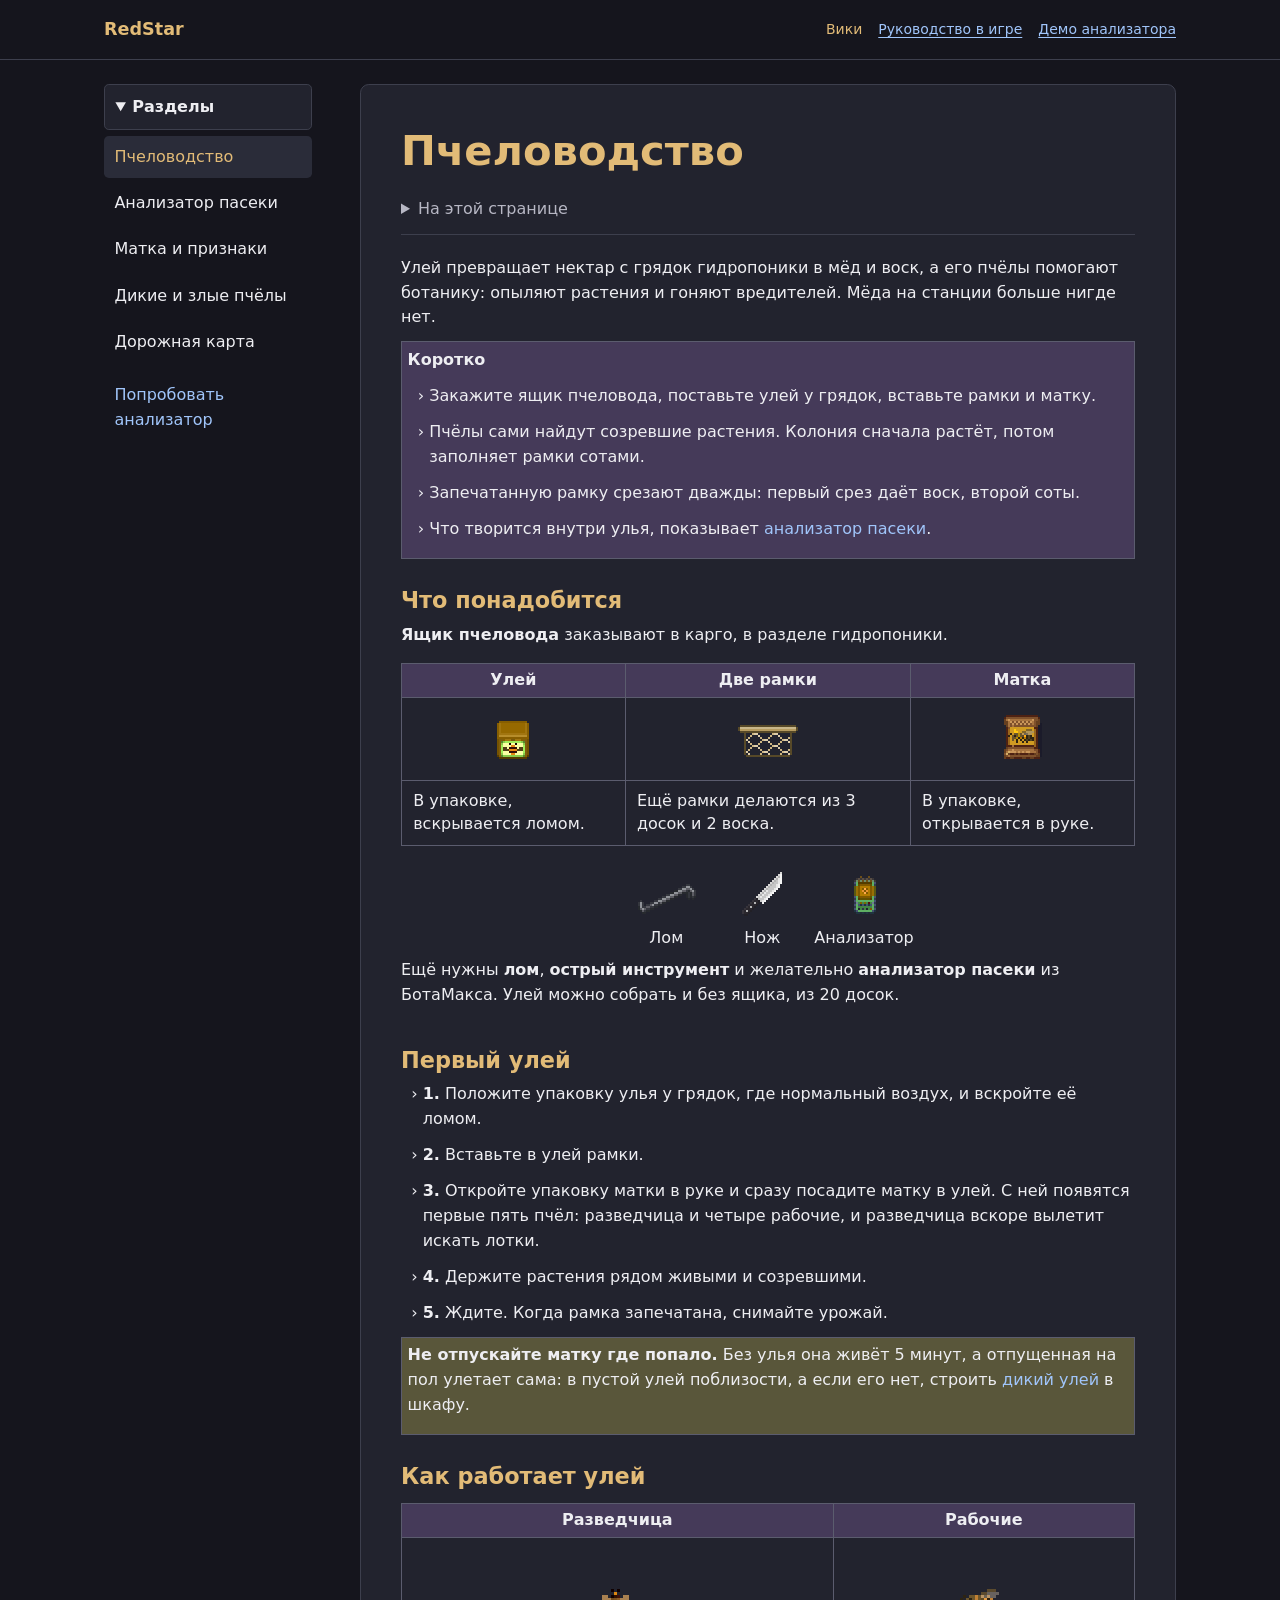
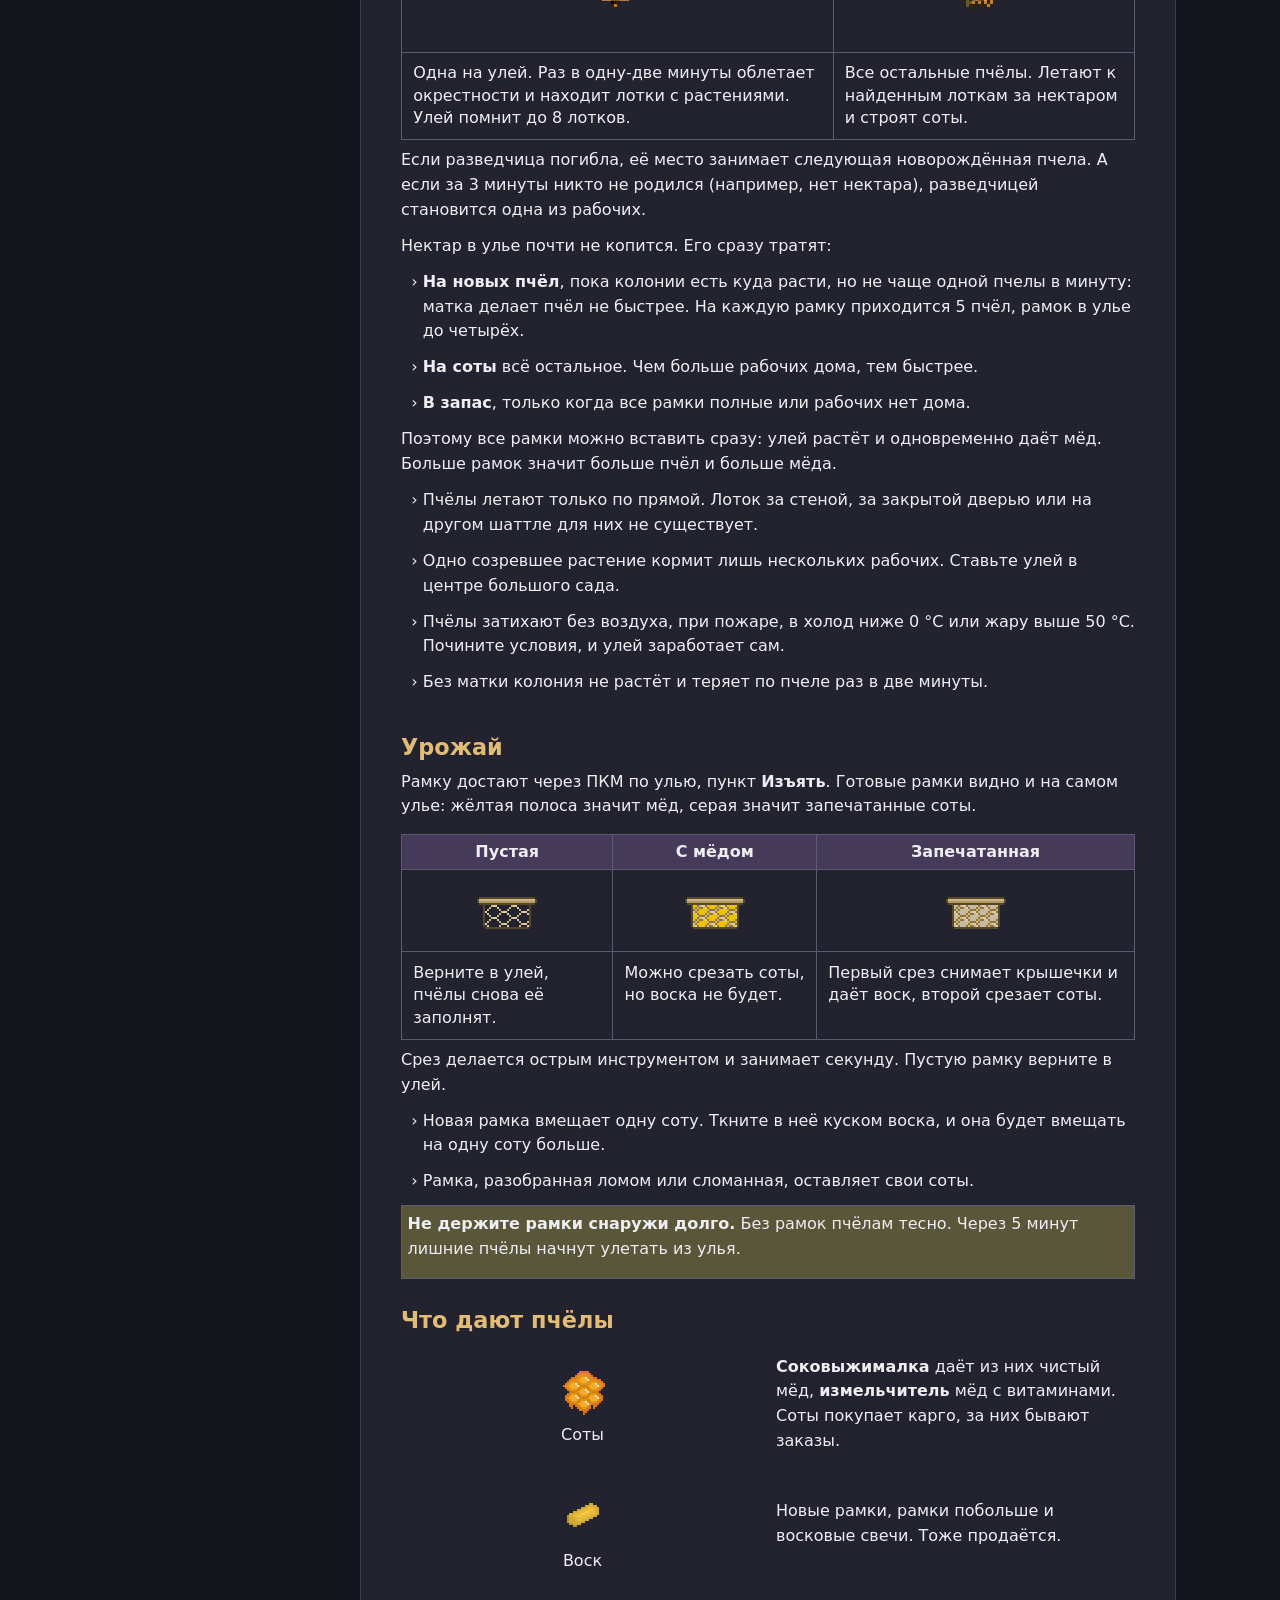
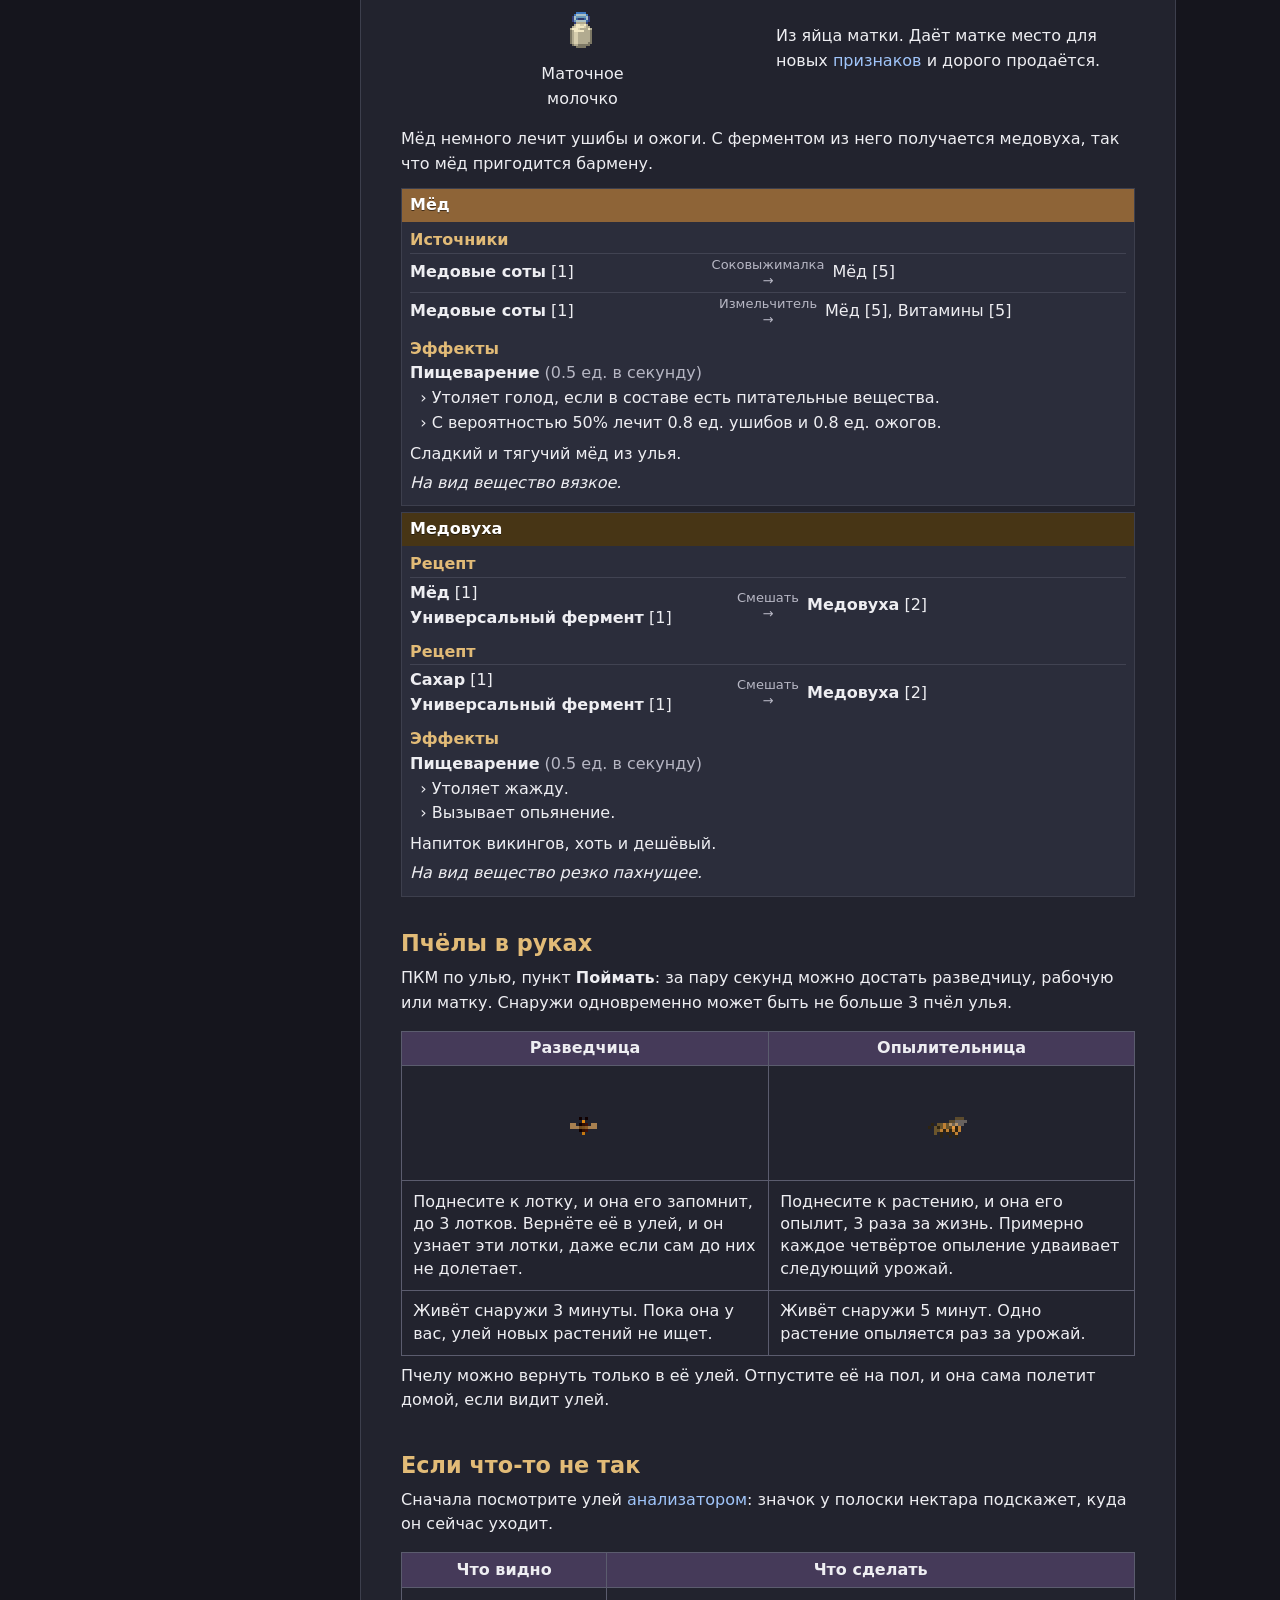
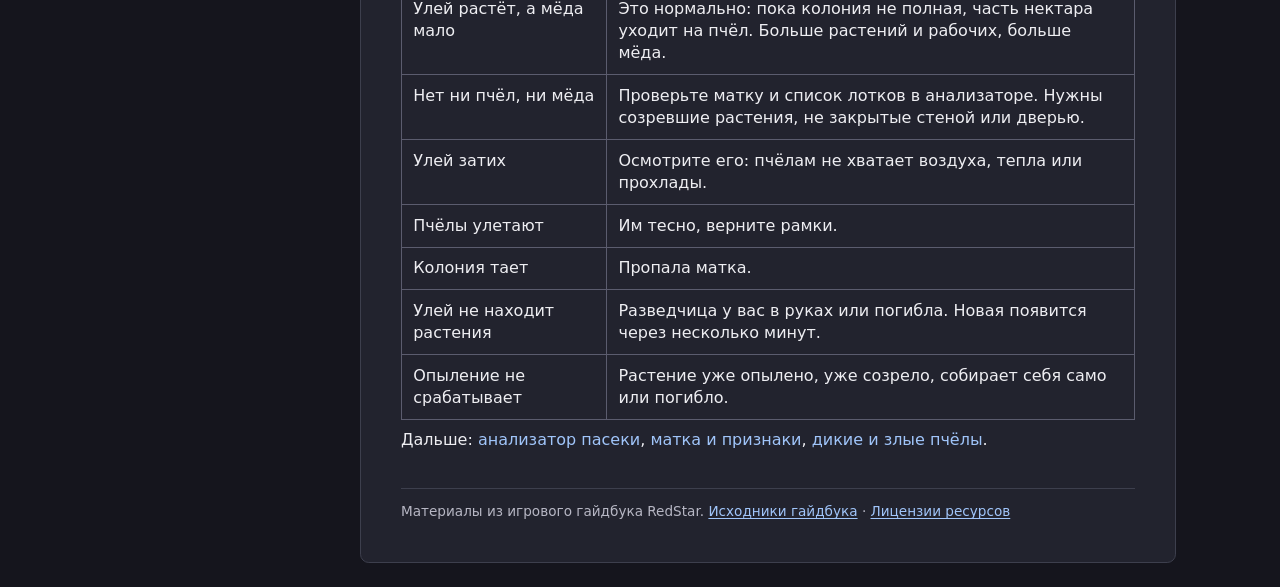
<file: index.html>
<!doctype html>
<html lang="ru">
<head>
  <meta charset="utf-8">
  <meta name="viewport" content="width=device-width, initial-scale=1">
  <title>Пчеловодство — RedStar</title>
  <link rel="stylesheet" href="wiki.css">
</head>
<body>
  <header class="site-header"><div>
    <a class="brand" href="index.html">RedStar</a>
    <nav class="site-links" aria-label="Разделы сайта">
      <span class="site-name" aria-current="page">Вики</span>
      <a class="game-guide-link" href="guidebook/index.html#Beekeeping">Руководство в игре</a>
      <a href="analyzer/index.html">Демо анализатора</a>
    </nav>
  </div></header>
  <div class="layout">
    <details class="sections">
      <summary>Разделы</summary>
      <nav class="section-links" aria-label="Разделы справочника">
        <a href="index.html" aria-current="page">Пчеловодство</a>
        <a href="analyzer-guide.html">Анализатор пасеки</a>
        <a href="queen.html">Матка и признаки</a>
        <a href="wild-hives.html">Дикие и злые пчёлы</a>
        <a href="roadmap.html">Дорожная карта</a>
        <a class="demo-link" href="analyzer/index.html">Попробовать анализатор</a>
      </nav>
    </details>
    <script>
      if (matchMedia('(min-width: 64rem)').matches) {
        document.currentScript.previousElementSibling.open = true;
      }
    </script>
    <main>
      <article>
        <h1>Пчеловодство</h1>

        <details class="toc"><summary>На этой странице</summary><ul><li><a href="#section-1">Что понадобится</a></li><li><a href="#section-2">Первый улей</a></li><li><a href="#section-3">Как работает улей</a></li><li><a href="#section-4">Урожай</a></li><li><a href="#section-5">Что дают пчёлы</a></li><li><a href="#section-6">Пчёлы в руках</a></li><li><a href="#section-7">Если что-то не так</a></li></ul></details>
        <div class="doc"><div class="rt">Улей превращает нектар с грядок гидропоники в мёд и воск, а его пчёлы помогают ботанику: опыляют растения и гоняют вредителей. Мёда на станции больше нигде нет.</div><div class="cbox" style="--bg:#453a59;border-color:#5B5C6E"><div class="box v ha-stretch"><div class="rt"><b>Коротко</b></div><div class="li"><span class="bul">  › </span><div class="rt">Закажите ящик пчеловода, поставьте улей у грядок, вставьте рамки и матку.</div></div><div class="li"><span class="bul">  › </span><div class="rt">Пчёлы сами найдут созревшие растения. Колония сначала растёт, потом заполняет рамки сотами.</div></div><div class="li"><span class="bul">  › </span><div class="rt">Запечатанную рамку срезают дважды: первый срез даёт воск, второй соты.</div></div><div class="li"><span class="bul">  › </span><div class="rt">Что творится внутри улья, показывает <a class="tl" href="analyzer-guide.html">анализатор пасеки</a>.</div></div></div></div><h2 id="section-1">Что понадобится</h2><div class="rt"><b>Ящик пчеловода</b> заказывают в карго, в разделе гидропоники.</div><div class="table-scroll"><table class="wiki-table">
<thead><tr><th scope="col"><div class="box h ha-center"><div class="rt"><b>Улей</b></div></div></th><th scope="col"><div class="box h ha-center"><div class="rt"><b>Две рамки</b></div></div></th><th scope="col"><div class="box h ha-center"><div class="rt"><b>Матка</b></div></div></th></tr></thead>
<tbody>
<tr><td><div class="box h ha-center"><div class="ent"><img src="[data-uri]" alt="упакованный улей" width="64" height="64" style="width:64px;height:64px"></div></div></td><td><div class="box h ha-center"><div class="ent"><img src="[data-uri]" alt="рамка для улья" width="64" height="64" style="width:64px;height:64px"></div></div></td><td><div class="box h ha-center"><div class="ent"><img src="[data-uri]" alt="упакованная матка" width="64" height="64" style="width:64px;height:64px"></div></div></td></tr>
<tr><td><div class="box h ha-left" style="margin:4px"><div class="rt">В упаковке, вскрывается ломом.</div></div></td><td><div class="box h ha-left" style="margin:4px"><div class="rt">Ещё рамки делаются из 3 досок и 2 воска.</div></div></td><td><div class="box h ha-left" style="margin:4px"><div class="rt">В упаковке, открывается в руке.</div></div></td></tr>
</tbody>
</table></div><div class="box h ha-center"><div class="ent" style="margin:8px 16px 8px 16px"><img src="[data-uri]" alt="лом" width="64" height="64" style="width:64px;height:64px"><div class="cap">Лом</div></div><div class="ent" style="margin:8px 16px 8px 16px"><img src="[data-uri]" alt="нож" width="64" height="64" style="width:64px;height:64px"><div class="cap">Нож</div></div><div class="ent"><img src="[data-uri]" alt="анализатор пасеки" width="64" height="64" style="width:64px;height:64px"><div class="cap">Анализатор</div></div></div><div class="rt">Ещё нужны <b>лом</b>, <b>острый инструмент</b> и желательно <b>анализатор пасеки</b> из БотаМакса. Улей можно собрать и без ящика, из 20 досок.</div><h2 id="section-2">Первый улей</h2><div class="li"><span class="bul">  › </span><div class="rt"><b>1.</b> Положите упаковку улья у грядок, где нормальный воздух, и вскройте её ломом.</div></div><div class="li"><span class="bul">  › </span><div class="rt"><b>2.</b> Вставьте в улей рамки.</div></div><div class="li"><span class="bul">  › </span><div class="rt"><b>3.</b> Откройте упаковку матки в руке и сразу посадите матку в улей. С ней появятся первые пять пчёл: разведчица и четыре рабочие, и разведчица вскоре вылетит искать лотки.</div></div><div class="li"><span class="bul">  › </span><div class="rt"><b>4.</b> Держите растения рядом живыми и созревшими.</div></div><div class="li"><span class="bul">  › </span><div class="rt"><b>5.</b> Ждите. Когда рамка запечатана, снимайте урожай.</div></div><div class="cbox" style="--bg:#59563a;border-color:#5B5C6E"><div class="box v ha-stretch"><div class="rt"><b>Не отпускайте матку где попало.</b> Без улья она живёт 5 минут, а отпущенная на пол улетает сама: в пустой улей поблизости, а если его нет, строить <a class="tl" href="wild-hives.html">дикий улей</a> в шкафу.</div></div></div><h2 id="section-3">Как работает улей</h2><div class="table-scroll"><table class="wiki-table">
<thead><tr><th scope="col"><div class="box h ha-center"><div class="rt"><b>Разведчица</b></div></div></th><th scope="col"><div class="box h ha-center"><div class="rt"><b>Рабочие</b></div></div></th></tr></thead>
<tbody>
<tr><td><div class="box h ha-center"><div class="ent"><img src="[data-uri]" alt="разведчица" width="96" height="96" style="width:96px;height:96px"></div></div></td><td><div class="box h ha-center"><div class="ent"><img src="[data-uri]" alt="рабочая пчела" width="96" height="96" style="width:96px;height:96px"></div></div></td></tr>
<tr><td><div class="box h ha-left" style="margin:4px"><div class="rt">Одна на улей. Раз в одну-две минуты облетает окрестности и находит лотки с растениями. Улей помнит до 8 лотков.</div></div></td><td><div class="box h ha-left" style="margin:4px"><div class="rt">Все остальные пчёлы. Летают к найденным лоткам за нектаром и строят соты.</div></div></td></tr>
</tbody>
</table></div><div class="rt">Если разведчица погибла, её место занимает следующая новорождённая пчела. А если за 3 минуты никто не родился (например, нет нектара), разведчицей становится одна из рабочих.</div><div class="rt">Нектар в улье почти не копится. Его сразу тратят:</div><div class="li"><span class="bul">  › </span><div class="rt"><b>На новых пчёл</b>, пока колонии есть куда расти, но не чаще одной пчелы в минуту: матка делает пчёл не быстрее. На каждую рамку приходится <span class="pd">5</span> пчёл, рамок в улье до четырёх.</div></div><div class="li"><span class="bul">  › </span><div class="rt"><b>На соты</b> всё остальное. Чем больше рабочих дома, тем быстрее.</div></div><div class="li"><span class="bul">  › </span><div class="rt"><b>В запас</b>, только когда все рамки полные или рабочих нет дома.</div></div><div class="rt">Поэтому все рамки можно вставить сразу: улей растёт и одновременно даёт мёд. Больше рамок значит больше пчёл и больше мёда.</div><div class="li"><span class="bul">  › </span><div class="rt">Пчёлы летают только по прямой. Лоток за стеной, за закрытой дверью или на другом шаттле для них не существует.</div></div><div class="li"><span class="bul">  › </span><div class="rt">Одно созревшее растение кормит лишь нескольких рабочих. Ставьте улей в центре большого сада.</div></div><div class="li"><span class="bul">  › </span><div class="rt">Пчёлы затихают без воздуха, при пожаре, в холод ниже 0 °C или жару выше 50 °C. Почините условия, и улей заработает сам.</div></div><div class="li"><span class="bul">  › </span><div class="rt">Без матки колония не растёт и теряет по пчеле раз в две минуты.</div></div><h2 id="section-4">Урожай</h2><div class="rt">Рамку достают через ПКМ по улью, пункт <b>Изъять</b>. Готовые рамки видно и на самом улье: жёлтая полоса значит мёд, серая значит запечатанные соты.</div><div class="table-scroll"><table class="wiki-table">
<thead><tr><th scope="col"><div class="box h ha-center"><div class="rt"><b>Пустая</b></div></div></th><th scope="col"><div class="box h ha-center"><div class="rt"><b>С мёдом</b></div></div></th><th scope="col"><div class="box h ha-center"><div class="rt"><b>Запечатанная</b></div></div></th></tr></thead>
<tbody>
<tr><td><div class="box h ha-center"><div class="ent"><img src="[data-uri]" alt="рамка для улья" width="64" height="64" style="width:64px;height:64px"></div></div></td><td><div class="box h ha-center"><div class="ent"><img src="[data-uri]" alt="рамка с мёдом" width="64" height="64" style="width:64px;height:64px"></div></div></td><td><div class="box h ha-center"><div class="ent"><img src="[data-uri]" alt="запечатанная рамка" width="64" height="64" style="width:64px;height:64px"></div></div></td></tr>
<tr><td><div class="box h ha-left" style="margin:4px"><div class="rt">Верните в улей, пчёлы снова её заполнят.</div></div></td><td><div class="box h ha-left" style="margin:4px"><div class="rt">Можно срезать соты, но воска не будет.</div></div></td><td><div class="box h ha-left" style="margin:4px"><div class="rt">Первый срез снимает крышечки и даёт воск, второй срезает соты.</div></div></td></tr>
</tbody>
</table></div><div class="rt">Срез делается острым инструментом и занимает секунду. Пустую рамку верните в улей.</div><div class="li"><span class="bul">  › </span><div class="rt">Новая рамка вмещает одну соту. Ткните в неё куском воска, и она будет вмещать на одну соту больше.</div></div><div class="li"><span class="bul">  › </span><div class="rt">Рамка, разобранная ломом или сломанная, оставляет свои соты.</div></div><div class="cbox" style="--bg:#59563a;border-color:#5B5C6E"><div class="box v ha-stretch"><div class="rt"><b>Не держите рамки снаружи долго.</b> Без рамок пчёлам тесно. Через 5 минут лишние пчёлы начнут улетать из улья.</div></div></div><h2 id="section-5">Что дают пчёлы</h2><div class="tbl" data-cols="2"><div class="box h ha-center"><div class="ent"><img src="[data-uri]" alt="медовые соты" width="64" height="64" style="width:64px;height:64px"><div class="cap">Соты</div></div></div><div class="box h ha-left" style="margin:4px"><div class="rt"><b>Соковыжималка</b> даёт из них чистый мёд, <b>измельчитель</b> мёд с витаминами. Соты покупает карго, за них бывают заказы.</div></div><div class="box h ha-center"><div class="ent"><img src="[data-uri]" alt="пчелиный воск" width="64" height="64" style="width:64px;height:64px"><div class="cap">Воск</div></div></div><div class="box h ha-left" style="margin:4px"><div class="rt">Новые рамки, рамки побольше и восковые свечи. Тоже продаётся.</div></div><div class="box h ha-center"><div class="ent"><img src="[data-uri]" alt="бутылка маточного молочка" width="64" height="64" style="width:64px;height:64px"><div class="cap">Маточное
молочко</div></div></div><div class="box h ha-left" style="margin:4px"><div class="rt">Из яйца матки. Даёт матке место для новых <a class="tl" href="queen.html">признаков</a> и дорого продаётся.</div></div></div><div class="rt">Мёд немного лечит ушибы и ожоги. С ферментом из него получается медовуха, так что мёд пригодится бармену.</div><div class="box h ha-center"><div class="reag"><div class="rg"><div class="rgh" style="--rc:#E79A3F"><span>Мёд</span></div><div class="rgb">
<div class="rsec"><div class="rt">Источники</div>
<div class="rrow"><div><b>Медовые соты</b> [1]</div><div class="mix">Соковыжималка<br>→</div><div>Мёд [5]</div></div>
<div class="rrow"><div><b>Медовые соты</b> [1]</div><div class="mix">Измельчитель<br>→</div><div>Мёд [5], Витамины [5]</div></div></div>
<div class="rsec"><div class="rt">Эффекты</div><div><b>Пищеварение</b> <span class="gray">(0.5 ед. в секунду)</span></div>
<div class="li"><span class="bul">  › </span><span class="lt">Утоляет голод, если в составе есть питательные вещества.</span></div>
<div class="li"><span class="bul">  › </span><span class="lt">С вероятностью 50% лечит 0.8 ед. ушибов и 0.8 ед. ожогов.</span></div></div>
<p>Сладкий и тягучий мёд из улья.</p><p><i>На вид вещество вязкое.</i></p></div></div></div></div><div class="box h ha-center"><div class="reag"><div class="rg"><div class="rgh" style="--rc:#664300"><span>Медовуха</span></div><div class="rgb">
<div class="rsec"><div class="rt">Рецепт</div><div class="rrow"><div><div><b>Мёд</b> [1]</div><div><b>Универсальный фермент</b> [1]</div></div><div class="mix">Смешать<br>→</div><div><b>Медовуха</b> [2]</div></div></div>
<div class="rsec"><div class="rt">Рецепт</div><div class="rrow"><div><div><b>Сахар</b> [1]</div><div><b>Универсальный фермент</b> [1]</div></div><div class="mix">Смешать<br>→</div><div><b>Медовуха</b> [2]</div></div></div>
<div class="rsec"><div class="rt">Эффекты</div><div><b>Пищеварение</b> <span class="gray">(0.5 ед. в секунду)</span></div>
<div class="li"><span class="bul">  › </span><span class="lt">Утоляет жажду.</span></div>
<div class="li"><span class="bul">  › </span><span class="lt">Вызывает опьянение.</span></div></div>
<p>Напиток викингов, хоть и дешёвый.</p><p><i>На вид вещество резко пахнущее.</i></p></div></div></div></div><h2 id="section-6">Пчёлы в руках</h2><div class="rt">ПКМ по улью, пункт <b>Поймать</b>: за пару секунд можно достать разведчицу, рабочую или матку. Снаружи одновременно может быть не больше <span class="pd">3</span> пчёл улья.</div><div class="table-scroll"><table class="wiki-table">
<thead><tr><th scope="col"><div class="box h ha-center"><div class="rt"><b>Разведчица</b></div></div></th><th scope="col"><div class="box h ha-center"><div class="rt"><b>Опылительница</b></div></div></th></tr></thead>
<tbody>
<tr><td><div class="box h ha-center"><div class="ent"><img src="[data-uri]" alt="разведчица" width="96" height="96" style="width:96px;height:96px"></div></div></td><td><div class="box h ha-center"><div class="ent"><img src="[data-uri]" alt="рабочая пчела" width="96" height="96" style="width:96px;height:96px"></div></div></td></tr>
<tr><td><div class="box h ha-left" style="margin:4px"><div class="rt">Поднесите к лотку, и она его запомнит, до <span class="pd">3</span> лотков. Вернёте её в улей, и он узнает эти лотки, даже если сам до них не долетает.</div></div></td><td><div class="box h ha-left" style="margin:4px"><div class="rt">Поднесите к растению, и она его опылит, <span class="pd">3</span> раза за жизнь. Примерно каждое четвёртое опыление удваивает следующий урожай.</div></div></td></tr>
<tr><td><div class="box h ha-left" style="margin:4px"><div class="rt">Живёт снаружи 3 минуты. Пока она у вас, улей новых растений не ищет.</div></div></td><td><div class="box h ha-left" style="margin:4px"><div class="rt">Живёт снаружи 5 минут. Одно растение опыляется раз за урожай.</div></div></td></tr>
</tbody>
</table></div><div class="rt">Пчелу можно вернуть только в её улей. Отпустите её на пол, и она сама полетит домой, если видит улей.</div><h2 id="section-7">Если что-то не так</h2><div class="rt">Сначала посмотрите улей <a class="tl" href="analyzer-guide.html">анализатором</a>: значок у полоски нектара подскажет, куда он сейчас уходит.</div><div class="table-scroll"><table class="wiki-table wiki-table--descriptions">
<thead><tr><th scope="col"><div class="box h ha-center"><div class="rt"><b>Что видно</b></div></div></th><th scope="col"><div class="box h ha-center"><div class="rt"><b>Что сделать</b></div></div></th></tr></thead>
<tbody>
<tr><td><div class="box h ha-left" style="margin:4px"><div class="rt">Улей растёт, а мёда мало</div></div></td><td><div class="box h ha-left" style="margin:4px"><div class="rt">Это нормально: пока колония не полная, часть нектара уходит на пчёл. Больше растений и рабочих, больше мёда.</div></div></td></tr>
<tr><td><div class="box h ha-left" style="margin:4px"><div class="rt">Нет ни пчёл, ни мёда</div></div></td><td><div class="box h ha-left" style="margin:4px"><div class="rt">Проверьте матку и список лотков в анализаторе. Нужны созревшие растения, не закрытые стеной или дверью.</div></div></td></tr>
<tr><td><div class="box h ha-left" style="margin:4px"><div class="rt">Улей затих</div></div></td><td><div class="box h ha-left" style="margin:4px"><div class="rt">Осмотрите его: пчёлам не хватает воздуха, тепла или прохлады.</div></div></td></tr>
<tr><td><div class="box h ha-left" style="margin:4px"><div class="rt">Пчёлы улетают</div></div></td><td><div class="box h ha-left" style="margin:4px"><div class="rt">Им тесно, верните рамки.</div></div></td></tr>
<tr><td><div class="box h ha-left" style="margin:4px"><div class="rt">Колония тает</div></div></td><td><div class="box h ha-left" style="margin:4px"><div class="rt">Пропала матка.</div></div></td></tr>
<tr><td><div class="box h ha-left" style="margin:4px"><div class="rt">Улей не находит растения</div></div></td><td><div class="box h ha-left" style="margin:4px"><div class="rt">Разведчица у вас в руках или погибла. Новая появится через несколько минут.</div></div></td></tr>
<tr><td><div class="box h ha-left" style="margin:4px"><div class="rt">Опыление не срабатывает</div></div></td><td><div class="box h ha-left" style="margin:4px"><div class="rt">Растение уже опылено, уже созрело, собирает себя само или погибло.</div></div></td></tr>
</tbody>
</table></div><div class="rt">Дальше: <a class="tl" href="analyzer-guide.html">анализатор пасеки</a>, <a class="tl" href="queen.html">матка и признаки</a>, <a class="tl" href="wild-hives.html">дикие и злые пчёлы</a>.</div></div>
        <footer class="source">Материалы из игрового гайдбука RedStar. <a href="https://github.com/KAVALDi/RedStar/tree/master/Resources/ServerInfo/_RedStar/Guidebook/Service">Исходники гайдбука</a> · <a href="https://github.com/KAVALDi/RedStar/blob/master/LICENSE.md">Лицензии ресурсов</a></footer>
      </article>
    </main>
  </div>
</body>
</html>
</file>
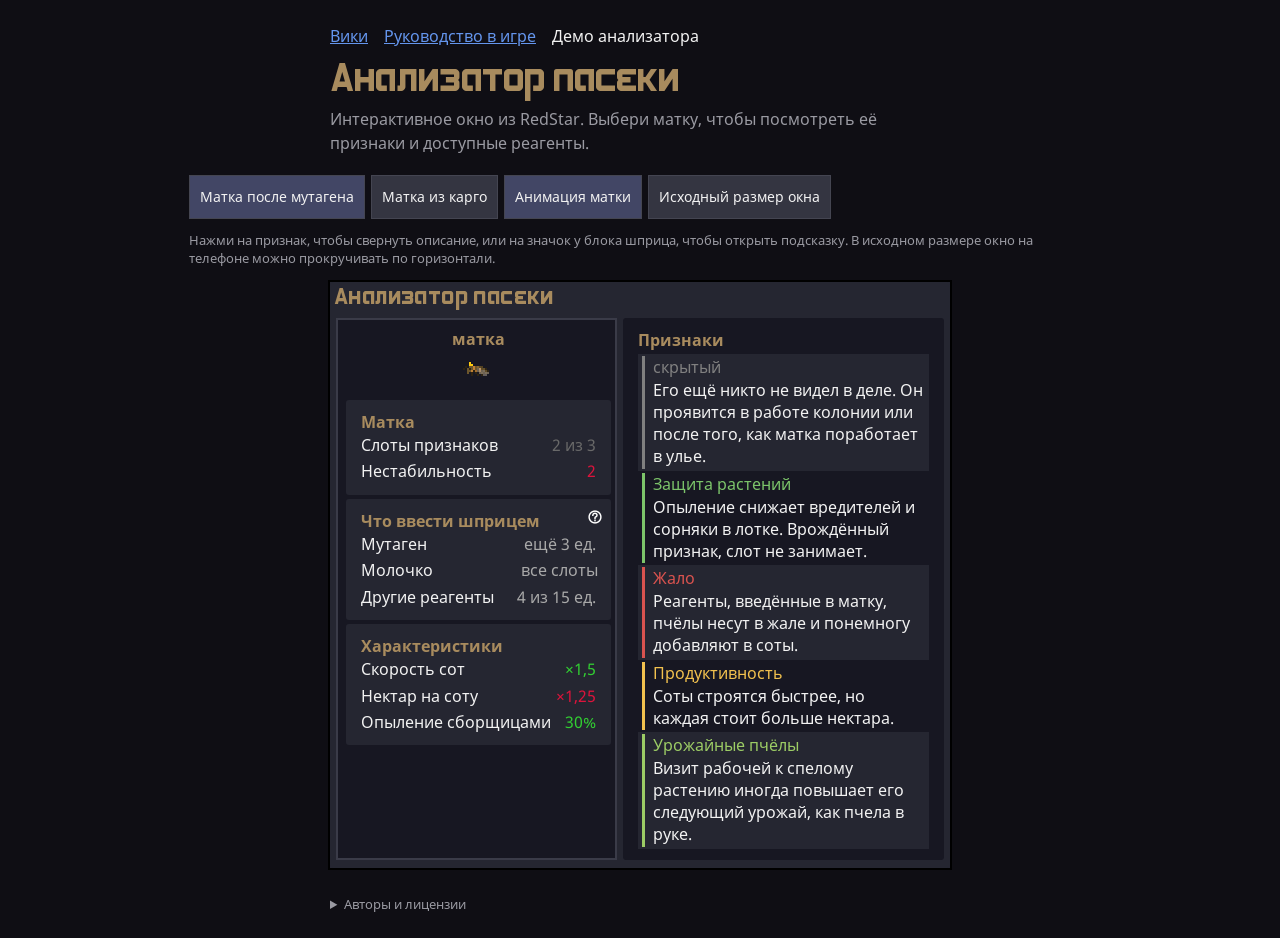
<file: analyzer/index.html>
<!doctype html>
<html lang="ru">
<head>
<meta charset="utf-8">
<meta name="viewport" content="width=device-width, initial-scale=1">
<title>Анализатор пасеки — RedStar</title>
<style>
@font-face{font-family:"NotoSansGame";src:url([data-uri]) format("woff2");font-weight:400}
@font-face{font-family:"NotoSansGame";src:url([data-uri]) format("woff2");font-weight:700}
@font-face{font-family:"NotoSansGame";src:url([data-uri]) format("woff2");font-style:italic}
@font-face{font-family:"BoxfontRound";src:url([data-uri]) format("woff2")}
:root{
  --space:#0f0e14; --win:#252632; --line:#444551; --bar:#343541; --sel:#424665;
  --text:#f2f2f2; --dim:#9a9aa2; --gold:#a88b5e; --link:#6495ed; --card:#2b2c38; --rule:#3a3b48;
  --font:"NotoSansGame","Noto Sans",system-ui,sans-serif;
  color-scheme:dark;
}
body{margin:0;padding:24px 16px;background:var(--space);color:var(--text);font:16px/1.5 var(--font)}
main{max-width:903px;margin:auto}
header{max-width:620px;margin:0 auto 20px}
h1{margin:0 0 6px;font:400 clamp(23px,5vw,34px)/1.2 "BoxfontRound",var(--font);color:var(--gold)}
header p{margin:0;color:var(--dim)}
.an-stage{width:100%;min-width:0;max-width:903px;margin:0 auto;display:flex;flex-direction:column;gap:8px}
.an-bar{display:flex;flex-wrap:wrap;gap:6px;align-items:center;font-size:14px;line-height:20px}
.an-label{color:var(--dim)}
.an-bar button{font:inherit;color:var(--text);background:var(--bar);border:1px solid var(--line);padding:6px 10px;border-radius:0;cursor:pointer}
.an-bar button[aria-pressed="true"]{background:var(--sel)}
.an-bar button:focus-visible,.tabs button:focus-visible{outline:1px solid var(--link)}
.an-hint{margin:0;color:var(--dim);font-size:13px;line-height:18px}
.an-fit{display:flex;justify-content:center}
.an-host{position:relative;flex:none;font-family:var(--font);--tipimg:url('[data-uri]')}
.an-win{position:relative;overflow:hidden;box-shadow:0 0 0 2px #000}
.an-win .c,.an-tip .c{position:absolute;box-sizing:border-box}
.an-l{font-size:15.5px;line-height:23px;white-space:nowrap;color:#f2f2f2}
.an-l.key{font-weight:700}
.an-rt{font-size:15.5px;line-height:22px;color:#f2f2f2;overflow-wrap:break-word}
.an-scroll{overflow:hidden}
.an-head{cursor:pointer}
.an-head:hover{background:#ffffff0d}
.an-info{cursor:help}
.an-title{font:400 20px/1 "BoxfontRound",var(--font);color:var(--gold);letter-spacing:.02em;white-space:nowrap}
.an-tip{position:absolute;z-index:5;box-sizing:border-box;border:2px solid transparent;border-image:var(--tipimg) 2 fill / 2px stretch;image-rendering:pixelated;box-shadow:0 2px 8px #0008}
.an-sprite{image-rendering:pixelated}
.an-stage{gap:12px}
.an-bar button{min-height:44px}
.an-bar button:focus-visible,.an-head:focus-visible,.an-info:focus-visible,.an-fit:focus-visible{outline:2px solid var(--link);outline-offset:2px}
.an-fit{overflow-x:auto;justify-content:safe center;padding:3px;min-width:0}
.an-fit.actual-size{justify-content:flex-start}
@media(min-width:700px){.an-fit.actual-size{justify-content:safe center}}
footer{max-width:620px;margin:24px auto 0;color:var(--dim);font-size:13px}
footer a{color:var(--link)}
</style>
</head>
<body>
<main>
  <header>
    <nav aria-label="Разделы сайта" style="display:flex;flex-wrap:wrap;gap:8px 16px;margin-bottom:12px">
      <a href="../analyzer-guide.html" style="color:var(--link)">Вики</a>
      <a href="../guidebook/index.html#BeekeepingAnalyzer" style="color:var(--link)">Руководство в игре</a>
      <span aria-current="page">Демо анализатора</span>
    </nav>
    <h1>Анализатор пасеки</h1>
    <p>Интерактивное окно из RedStar. Выбери матку, чтобы посмотреть её признаки и доступные реагенты.</p>
  </header>
  <section class="an-stage" aria-label="Демо анализатора">
    <div class="an-bar" aria-label="Управление демо">
      <button type="button" class="an-sc" data-sc="mutated" aria-pressed="true">Матка после мутагена</button>
      <button type="button" class="an-sc" data-sc="plain" aria-pressed="false">Матка из карго</button>
      <button type="button" id="an-anim" aria-pressed="true">Анимация матки</button>
      <button type="button" id="an-scale" aria-pressed="false">Исходный размер окна</button>
    </div>
    <p class="an-hint">Нажми на признак, чтобы свернуть описание, или на значок у блока шприца, чтобы открыть подсказку. В исходном размере окно на телефоне можно прокручивать по горизонтали.</p>
    <div class="an-fit" id="an-fit" role="region" tabindex="0" aria-label="Окно анализатора"><div class="an-host" id="anwin"></div></div>
    <noscript>Для работы окна нужен JavaScript.</noscript>
  </section>
  <footer>
    <details>
      <summary>Авторы и лицензии</summary>
      <p>Спрайт матки (слои queen_base, queen_grey и queen_wings) взят из <a href="https://github.com/tgstation/tgstation/blob/be0e6efdf6b18e953d3dcb1eff584b66a9d3b9e3/icons/mob/simple/bees.dmi">/tg/station</a>, <a href="https://creativecommons.org/licenses/by-sa/3.0/">CC BY-SA 3.0</a>. Слои собраны и окрашены в браузере.</p>
      <p>Noto Sans © 2012 Google Inc., <a href="apache-2.0.txt">Apache 2.0</a>. <a href="https://fontlibrary.org/en/font/boxfont-round">Boxfont Round</a>, <a href="https://creativecommons.org/publicdomain/zero/1.0/">CC0 1.0</a>. Иконка информации и фон подсказки взяты из ресурсов <a href="https://github.com/space-wizards/space-station-14">Space Station 14</a>.</p>
    </details>
  </footer>
</main>
<script type="application/json" id="an-data">{"mutated":{"layouts":[[{"t":"ApiaryAnalyzerWindow","d":0,"x":0,"y":0,"w":620,"h":586},{"t":"PanelContainer","d":1,"x":0,"y":0,"w":620,"h":586,"c":"BackgroundPanel","bg":"#252631FF"},{"t":"BoxContainer","d":1,"x":0,"y":0,"w":620,"h":586},{"t":"Control","d":2,"x":0,"y":0,"w":620,"h":30},{"t":"PanelContainer","d":3,"x":0,"y":0,"w":620,"h":30,"n":"WindowHeader","c":"WindowHeadingBackground"},{"t":"BoxContainer","d":3,"x":4,"y":2,"w":612,"h":28},{"t":"Label","d":4,"x":4,"y":16,"w":584,"h":0,"n":"WindowTitle","c":"FancyWindowTitle","fc":"#A88B5EFF"},{"t":"TextureButton","d":4,"x":591,"y":5,"w":22,"h":22,"n":"CloseButton","c":"windowCloseButton"},{"t":"Separator","d":2,"x":0,"y":30,"w":620,"h":2,"c":"LowDivider"},{"t":"Control","d":2,"x":0,"y":32,"w":620,"h":554,"n":"ContentsContainer","c":"WindowContentsContainer"},{"t":"BoxContainer","d":3,"x":6,"y":36,"w":608,"h":542},{"t":"PanelContainer","d":4,"x":6,"y":36,"w":281.2,"h":542,"c":"PanelInsetDark","bg":"#171722FF"},{"t":"BoxContainer","d":5,"x":14,"y":44,"w":265.2,"h":526},{"t":"Label","d":6,"x":146.6,"y":44,"w":0,"h":0,"n":"TargetName","c":"LabelKeyText","fc":"#A88B5EFF"},{"t":"SpriteView","d":6,"x":114.6,"y":48,"w":64,"h":64,"n":"TargetSprite"},{"t":"PanelContainer","d":6,"x":14,"y":116,"w":265.2,"h":94.9,"c":"BackgroundPanel","bg":"#252631FF"},{"t":"BoxContainer","d":7,"x":29,"y":127,"w":235.2,"h":72.9},{"t":"Label","d":8,"x":29,"y":127,"w":235.2,"h":23.2,"n":"InfoHeading","c":"LabelKeyText","fc":"#A88B5EFF","s":"Матка"},{"t":"GridContainer","d":8,"x":29,"y":150.2,"w":235.2,"h":49.7,"n":"BeeInfo"},{"t":"Label","d":9,"x":29,"y":150.2,"w":133.3,"h":23.2,"s":"Слоты признаков"},{"t":"Label","d":9,"x":220,"y":150.2,"w":44.2,"h":23.2,"col":"#696969FF","s":"2 из 3"},{"t":"Label","d":9,"x":29,"y":176.7,"w":133.3,"h":23.2,"s":"Нестабильность"},{"t":"Label","d":9,"x":255.4,"y":176.7,"w":8.8,"h":23.2,"col":"#DC143CFF","s":"2"},{"t":"PanelContainer","d":6,"x":14,"y":214.9,"w":265.2,"h":121.4,"n":"FeedingPanel","c":"BackgroundPanel","bg":"#252631FF"},{"t":"BoxContainer","d":7,"x":29,"y":225.9,"w":235.2,"h":99.4},{"t":"Label","d":8,"x":29,"y":225.9,"w":235.2,"h":23.2,"c":"LabelKeyText","fc":"#A88B5EFF","s":"Что ввести шприцем"},{"t":"GridContainer","d":8,"x":29,"y":249.1,"w":235.2,"h":76.2,"n":"Feeding"},{"t":"Label","d":9,"x":29,"y":249.1,"w":131.1,"h":23.2,"s":"Мутаген"},{"t":"Label","d":9,"x":192.4,"y":249.1,"w":71.8,"h":23.2,"c":"LabelWeak","fc":"#A9A9A9FF","s":"ещё 3 ед."},{"t":"Label","d":9,"x":29,"y":275.6,"w":131.1,"h":23.2,"s":"Молочко"},{"t":"Label","d":9,"x":189.1,"y":275.6,"w":75.1,"h":23.2,"c":"LabelWeak","fc":"#A9A9A9FF","s":"все слоты"},{"t":"Label","d":9,"x":29,"y":302.1,"w":131.1,"h":23.2,"s":"Другие реагенты"},{"t":"Label","d":9,"x":184.7,"y":302.1,"w":79.5,"h":23.2,"c":"LabelWeak","fc":"#A9A9A9FF","s":"4 из 15 ед."},{"t":"TextureRect","d":7,"x":255.2,"y":222.9,"w":16,"h":16,"n":"FeedingHelp"},{"t":"PanelContainer","d":6,"x":14,"y":340.3,"w":265.2,"h":121.4,"c":"BackgroundPanel","bg":"#252631FF"},{"t":"BoxContainer","d":7,"x":29,"y":351.3,"w":235.2,"h":99.4},{"t":"Label","d":8,"x":29,"y":351.3,"w":235.2,"h":23.2,"c":"LabelKeyText","fc":"#A88B5EFF","s":"Характеристики"},{"t":"GridContainer","d":8,"x":29,"y":374.4,"w":235.2,"h":76.2,"n":"Stats"},{"t":"Label","d":9,"x":29,"y":374.4,"w":184.1,"h":23.2,"s":"Скорость сот"},{"t":"Label","d":9,"x":233.3,"y":374.4,"w":30.9,"h":23.2,"col":"#32CD32FF","s":"×1,5"},{"t":"Label","d":9,"x":29,"y":400.9,"w":184.1,"h":23.2,"s":"Нектар на соту"},{"t":"Label","d":9,"x":224.4,"y":400.9,"w":39.8,"h":23.2,"col":"#DC143CFF","s":"×1,25"},{"t":"Label","d":9,"x":29,"y":427.4,"w":184.1,"h":23.2,"s":"Опыление сборщицами"},{"t":"Label","d":9,"x":233.3,"y":427.4,"w":30.9,"h":23.2,"col":"#32CD32FF","s":"30%"},{"t":"BoxContainer","d":4,"x":293.2,"y":36,"w":320.8,"h":542,"n":"BeeBox"},{"t":"PanelContainer","d":5,"x":293.2,"y":36,"w":320.8,"h":542,"c":"BackgroundPanelDark","bg":"#171722FF"},{"t":"BoxContainer","d":6,"x":308.2,"y":47,"w":290.8,"h":520},{"t":"Label","d":7,"x":308.2,"y":47,"w":290.8,"h":23.2,"c":"LabelKeyText","fc":"#A88B5EFF","s":"Признаки"},{"t":"ScrollContainer","d":7,"x":308.2,"y":72.2,"w":290.8,"h":494.8},{"t":"BoxContainer","d":8,"x":308.2,"y":72.2,"w":290.8,"h":494.8,"n":"TraitDetails"},{"t":"PanelContainer","d":9,"x":308.2,"y":72.2,"w":290.8,"h":116.6,"c":"Panel","bg":"#252631FF"},{"t":"BoxContainer","d":10,"x":312.2,"y":74.2,"w":282.8,"h":112.6},{"t":"PanelContainer","d":11,"x":312.2,"y":74.2,"w":3,"h":112.6,"bg":"#808080FF"},{"t":"Collapsible","d":11,"x":323.2,"y":74.2,"w":271.8,"h":112.6},{"t":"CollapsibleHeading","d":12,"x":323.2,"y":74.2,"w":271.8,"h":23.2},{"t":"BoxContainer","d":13,"x":323.2,"y":74.2,"w":271.8,"h":23.2},{"t":"Label","d":14,"x":323.2,"y":74.2,"w":67.4,"h":23.2,"col":"#808080FF","s":"скрытый"},{"t":"CollapsibleBody","d":12,"x":323.2,"y":97.4,"w":271.8,"h":89.4},{"t":"ContainerButton","d":13,"x":323.2,"y":97.4,"w":271.8,"h":89.4},{"t":"RichTextLabel","d":14,"x":323.2,"y":97.4,"w":271.8,"h":89.4,"s":"Его ещё никто не видел в деле. Он проявится в работе колонии или после того, как матка поработает в улье."},{"t":"PanelContainer","d":9,"x":308.2,"y":188.8,"w":290.8,"h":94.5,"c":"PanelDark","bg":"#171722FF"},{"t":"BoxContainer","d":10,"x":312.2,"y":190.8,"w":282.8,"h":90.5},{"t":"PanelContainer","d":11,"x":312.2,"y":190.8,"w":3,"h":90.5,"bg":"#7CC46AFF"},{"t":"Collapsible","d":11,"x":323.2,"y":190.8,"w":271.8,"h":90.5},{"t":"CollapsibleHeading","d":12,"x":323.2,"y":190.8,"w":271.8,"h":23.2},{"t":"BoxContainer","d":13,"x":323.2,"y":190.8,"w":271.8,"h":23.2},{"t":"Label","d":14,"x":323.2,"y":190.8,"w":135.8,"h":23.2,"col":"#7CC46AFF","s":"Защита растений"},{"t":"CollapsibleBody","d":12,"x":323.2,"y":214,"w":271.8,"h":67.4},{"t":"ContainerButton","d":13,"x":323.2,"y":214,"w":271.8,"h":67.4},{"t":"RichTextLabel","d":14,"x":323.2,"y":214,"w":271.8,"h":67.4,"s":"Опыление снижает вредителей и сорняки в лотке. Врождённый признак, слот не занимает."},{"t":"PanelContainer","d":9,"x":308.2,"y":283.4,"w":290.8,"h":94.5,"c":"Panel","bg":"#252631FF"},{"t":"BoxContainer","d":10,"x":312.2,"y":285.4,"w":282.8,"h":90.5},{"t":"PanelContainer","d":11,"x":312.2,"y":285.4,"w":3,"h":90.5,"bg":"#D9534FFF"},{"t":"Collapsible","d":11,"x":323.2,"y":285.4,"w":271.8,"h":90.5},{"t":"CollapsibleHeading","d":12,"x":323.2,"y":285.4,"w":271.8,"h":23.2},{"t":"BoxContainer","d":13,"x":323.2,"y":285.4,"w":271.8,"h":23.2},{"t":"Label","d":14,"x":323.2,"y":285.4,"w":39.8,"h":23.2,"col":"#D9534FFF","s":"Жало"},{"t":"CollapsibleBody","d":12,"x":323.2,"y":308.5,"w":271.8,"h":67.4},{"t":"ContainerButton","d":13,"x":323.2,"y":308.5,"w":271.8,"h":67.4},{"t":"RichTextLabel","d":14,"x":323.2,"y":308.5,"w":271.8,"h":67.4,"s":"Реагенты, введённые в матку, пчёлы несут в жале и понемногу добавляют в соты."},{"t":"PanelContainer","d":9,"x":308.2,"y":377.9,"w":290.8,"h":72.5,"c":"PanelDark","bg":"#171722FF"},{"t":"BoxContainer","d":10,"x":312.2,"y":379.9,"w":282.8,"h":68.5},{"t":"PanelContainer","d":11,"x":312.2,"y":379.9,"w":3,"h":68.5,"bg":"#F2C14EFF"},{"t":"Collapsible","d":11,"x":323.2,"y":379.9,"w":271.8,"h":68.5},{"t":"CollapsibleHeading","d":12,"x":323.2,"y":379.9,"w":271.8,"h":23.2},{"t":"BoxContainer","d":13,"x":323.2,"y":379.9,"w":271.8,"h":23.2},{"t":"Label","d":14,"x":323.2,"y":379.9,"w":123.7,"h":23.2,"col":"#F2C14EFF","s":"Продуктивность"},{"t":"CollapsibleBody","d":12,"x":323.2,"y":403.1,"w":271.8,"h":45.3},{"t":"ContainerButton","d":13,"x":323.2,"y":403.1,"w":271.8,"h":45.3},{"t":"RichTextLabel","d":14,"x":323.2,"y":403.1,"w":271.8,"h":45.3,"s":"Соты строятся быстрее, но каждая стоит больше нектара."},{"t":"PanelContainer","d":9,"x":308.2,"y":450.4,"w":290.8,"h":116.6,"c":"Panel","bg":"#252631FF"},{"t":"BoxContainer","d":10,"x":312.2,"y":452.4,"w":282.8,"h":112.6},{"t":"PanelContainer","d":11,"x":312.2,"y":452.4,"w":3,"h":112.6,"bg":"#9CCC65FF"},{"t":"Collapsible","d":11,"x":323.2,"y":452.4,"w":271.8,"h":112.6},{"t":"CollapsibleHeading","d":12,"x":323.2,"y":452.4,"w":271.8,"h":23.2},{"t":"BoxContainer","d":13,"x":323.2,"y":452.4,"w":271.8,"h":23.2},{"t":"Label","d":14,"x":323.2,"y":452.4,"w":144.6,"h":23.2,"col":"#9CCC65FF","s":"Урожайные пчёлы"},{"t":"CollapsibleBody","d":12,"x":323.2,"y":475.5,"w":271.8,"h":89.4},{"t":"ContainerButton","d":13,"x":323.2,"y":475.5,"w":271.8,"h":89.4},{"t":"RichTextLabel","d":14,"x":323.2,"y":475.5,"w":271.8,"h":89.4,"s":"Визит рабочей к спелому растению иногда повышает его следующий урожай, как пчела в руке."}],[{"t":"ApiaryAnalyzerWindow","d":0,"x":0,"y":0,"w":620,"h":586},{"t":"PanelContainer","d":1,"x":0,"y":0,"w":620,"h":586,"c":"BackgroundPanel","bg":"#252631FF"},{"t":"BoxContainer","d":1,"x":0,"y":0,"w":620,"h":586},{"t":"Control","d":2,"x":0,"y":0,"w":620,"h":30},{"t":"PanelContainer","d":3,"x":0,"y":0,"w":620,"h":30,"n":"WindowHeader","c":"WindowHeadingBackground"},{"t":"BoxContainer","d":3,"x":4,"y":2,"w":612,"h":28},{"t":"Label","d":4,"x":4,"y":16,"w":584,"h":0,"n":"WindowTitle","c":"FancyWindowTitle","fc":"#A88B5EFF"},{"t":"TextureButton","d":4,"x":591,"y":5,"w":22,"h":22,"n":"CloseButton","c":"windowCloseButton"},{"t":"Separator","d":2,"x":0,"y":30,"w":620,"h":2,"c":"LowDivider"},{"t":"Control","d":2,"x":0,"y":32,"w":620,"h":554,"n":"ContentsContainer","c":"WindowContentsContainer"},{"t":"BoxContainer","d":3,"x":6,"y":36,"w":608,"h":542},{"t":"PanelContainer","d":4,"x":6,"y":36,"w":281.2,"h":542,"c":"PanelInsetDark","bg":"#171722FF"},{"t":"BoxContainer","d":5,"x":14,"y":44,"w":265.2,"h":526},{"t":"Label","d":6,"x":146.6,"y":44,"w":0,"h":0,"n":"TargetName","c":"LabelKeyText","fc":"#A88B5EFF"},{"t":"SpriteView","d":6,"x":114.6,"y":48,"w":64,"h":64,"n":"TargetSprite"},{"t":"PanelContainer","d":6,"x":14,"y":116,"w":265.2,"h":94.9,"c":"BackgroundPanel","bg":"#252631FF"},{"t":"BoxContainer","d":7,"x":29,"y":127,"w":235.2,"h":72.9},{"t":"Label","d":8,"x":29,"y":127,"w":235.2,"h":23.2,"n":"InfoHeading","c":"LabelKeyText","fc":"#A88B5EFF","s":"Матка"},{"t":"GridContainer","d":8,"x":29,"y":150.2,"w":235.2,"h":49.7,"n":"BeeInfo"},{"t":"Label","d":9,"x":29,"y":150.2,"w":133.3,"h":23.2,"s":"Слоты признаков"},{"t":"Label","d":9,"x":220,"y":150.2,"w":44.2,"h":23.2,"col":"#696969FF","s":"2 из 3"},{"t":"Label","d":9,"x":29,"y":176.7,"w":133.3,"h":23.2,"s":"Нестабильность"},{"t":"Label","d":9,"x":255.4,"y":176.7,"w":8.8,"h":23.2,"col":"#DC143CFF","s":"2"},{"t":"PanelContainer","d":6,"x":14,"y":214.9,"w":265.2,"h":121.4,"n":"FeedingPanel","c":"BackgroundPanel","bg":"#252631FF"},{"t":"BoxContainer","d":7,"x":29,"y":225.9,"w":235.2,"h":99.4},{"t":"Label","d":8,"x":29,"y":225.9,"w":235.2,"h":23.2,"c":"LabelKeyText","fc":"#A88B5EFF","s":"Что ввести шприцем"},{"t":"GridContainer","d":8,"x":29,"y":249.1,"w":235.2,"h":76.2,"n":"Feeding"},{"t":"Label","d":9,"x":29,"y":249.1,"w":131.1,"h":23.2,"s":"Мутаген"},{"t":"Label","d":9,"x":192.4,"y":249.1,"w":71.8,"h":23.2,"c":"LabelWeak","fc":"#A9A9A9FF","s":"ещё 3 ед."},{"t":"Label","d":9,"x":29,"y":275.6,"w":131.1,"h":23.2,"s":"Молочко"},{"t":"Label","d":9,"x":189.1,"y":275.6,"w":75.1,"h":23.2,"c":"LabelWeak","fc":"#A9A9A9FF","s":"все слоты"},{"t":"Label","d":9,"x":29,"y":302.1,"w":131.1,"h":23.2,"s":"Другие реагенты"},{"t":"Label","d":9,"x":184.7,"y":302.1,"w":79.5,"h":23.2,"c":"LabelWeak","fc":"#A9A9A9FF","s":"4 из 15 ед."},{"t":"TextureRect","d":7,"x":255.2,"y":222.9,"w":16,"h":16,"n":"FeedingHelp"},{"t":"PanelContainer","d":6,"x":14,"y":340.3,"w":265.2,"h":121.4,"c":"BackgroundPanel","bg":"#252631FF"},{"t":"BoxContainer","d":7,"x":29,"y":351.3,"w":235.2,"h":99.4},{"t":"Label","d":8,"x":29,"y":351.3,"w":235.2,"h":23.2,"c":"LabelKeyText","fc":"#A88B5EFF","s":"Характеристики"},{"t":"GridContainer","d":8,"x":29,"y":374.4,"w":235.2,"h":76.2,"n":"Stats"},{"t":"Label","d":9,"x":29,"y":374.4,"w":184.1,"h":23.2,"s":"Скорость сот"},{"t":"Label","d":9,"x":233.3,"y":374.4,"w":30.9,"h":23.2,"col":"#32CD32FF","s":"×1,5"},{"t":"Label","d":9,"x":29,"y":400.9,"w":184.1,"h":23.2,"s":"Нектар на соту"},{"t":"Label","d":9,"x":224.4,"y":400.9,"w":39.8,"h":23.2,"col":"#DC143CFF","s":"×1,25"},{"t":"Label","d":9,"x":29,"y":427.4,"w":184.1,"h":23.2,"s":"Опыление сборщицами"},{"t":"Label","d":9,"x":233.3,"y":427.4,"w":30.9,"h":23.2,"col":"#32CD32FF","s":"30%"},{"t":"BoxContainer","d":4,"x":293.2,"y":36,"w":320.8,"h":542,"n":"BeeBox"},{"t":"PanelContainer","d":5,"x":293.2,"y":36,"w":320.8,"h":542,"c":"BackgroundPanelDark","bg":"#171722FF"},{"t":"BoxContainer","d":6,"x":308.2,"y":47,"w":290.8,"h":520},{"t":"Label","d":7,"x":308.2,"y":47,"w":290.8,"h":23.2,"c":"LabelKeyText","fc":"#A88B5EFF","s":"Признаки"},{"t":"ScrollContainer","d":7,"x":308.2,"y":72.2,"w":290.8,"h":494.8},{"t":"BoxContainer","d":8,"x":308.2,"y":72.2,"w":290.8,"h":494.8,"n":"TraitDetails"},{"t":"PanelContainer","d":9,"x":308.2,"y":72.2,"w":290.8,"h":27.2,"c":"Panel","bg":"#252631FF"},{"t":"BoxContainer","d":10,"x":312.2,"y":74.2,"w":282.8,"h":23.2},{"t":"PanelContainer","d":11,"x":312.2,"y":74.2,"w":3,"h":23.2,"bg":"#808080FF"},{"t":"Collapsible","d":11,"x":323.2,"y":74.2,"w":271.8,"h":23.2},{"t":"CollapsibleHeading","d":12,"x":323.2,"y":74.2,"w":271.8,"h":23.2},{"t":"BoxContainer","d":13,"x":323.2,"y":74.2,"w":271.8,"h":23.2},{"t":"Label","d":14,"x":323.2,"y":74.2,"w":67.4,"h":23.2,"col":"#808080FF","s":"скрытый"},{"t":"PanelContainer","d":9,"x":308.2,"y":99.4,"w":290.8,"h":94.5,"c":"PanelDark","bg":"#171722FF"},{"t":"BoxContainer","d":10,"x":312.2,"y":101.4,"w":282.8,"h":90.5},{"t":"PanelContainer","d":11,"x":312.2,"y":101.4,"w":3,"h":90.5,"bg":"#7CC46AFF"},{"t":"Collapsible","d":11,"x":323.2,"y":101.4,"w":271.8,"h":90.5},{"t":"CollapsibleHeading","d":12,"x":323.2,"y":101.4,"w":271.8,"h":23.2},{"t":"BoxContainer","d":13,"x":323.2,"y":101.4,"w":271.8,"h":23.2},{"t":"Label","d":14,"x":323.2,"y":101.4,"w":135.8,"h":23.2,"col":"#7CC46AFF","s":"Защита растений"},{"t":"CollapsibleBody","d":12,"x":323.2,"y":124.6,"w":271.8,"h":67.4},{"t":"ContainerButton","d":13,"x":323.2,"y":124.6,"w":271.8,"h":67.4},{"t":"RichTextLabel","d":14,"x":323.2,"y":124.6,"w":271.8,"h":67.4,"s":"Опыление снижает вредителей и сорняки в лотке. Врождённый признак, слот не занимает."},{"t":"PanelContainer","d":9,"x":308.2,"y":193.9,"w":290.8,"h":94.5,"c":"Panel","bg":"#252631FF"},{"t":"BoxContainer","d":10,"x":312.2,"y":195.9,"w":282.8,"h":90.5},{"t":"PanelContainer","d":11,"x":312.2,"y":195.9,"w":3,"h":90.5,"bg":"#D9534FFF"},{"t":"Collapsible","d":11,"x":323.2,"y":195.9,"w":271.8,"h":90.5},{"t":"CollapsibleHeading","d":12,"x":323.2,"y":195.9,"w":271.8,"h":23.2},{"t":"BoxContainer","d":13,"x":323.2,"y":195.9,"w":271.8,"h":23.2},{"t":"Label","d":14,"x":323.2,"y":195.9,"w":39.8,"h":23.2,"col":"#D9534FFF","s":"Жало"},{"t":"CollapsibleBody","d":12,"x":323.2,"y":219.1,"w":271.8,"h":67.4},{"t":"ContainerButton","d":13,"x":323.2,"y":219.1,"w":271.8,"h":67.4},{"t":"RichTextLabel","d":14,"x":323.2,"y":219.1,"w":271.8,"h":67.4,"s":"Реагенты, введённые в матку, пчёлы несут в жале и понемногу добавляют в соты."},{"t":"PanelContainer","d":9,"x":308.2,"y":288.5,"w":290.8,"h":72.5,"c":"PanelDark","bg":"#171722FF"},{"t":"BoxContainer","d":10,"x":312.2,"y":290.5,"w":282.8,"h":68.5},{"t":"PanelContainer","d":11,"x":312.2,"y":290.5,"w":3,"h":68.5,"bg":"#F2C14EFF"},{"t":"Collapsible","d":11,"x":323.2,"y":290.5,"w":271.8,"h":68.5},{"t":"CollapsibleHeading","d":12,"x":323.2,"y":290.5,"w":271.8,"h":23.2},{"t":"BoxContainer","d":13,"x":323.2,"y":290.5,"w":271.8,"h":23.2},{"t":"Label","d":14,"x":323.2,"y":290.5,"w":123.7,"h":23.2,"col":"#F2C14EFF","s":"Продуктивность"},{"t":"CollapsibleBody","d":12,"x":323.2,"y":313.6,"w":271.8,"h":45.3},{"t":"ContainerButton","d":13,"x":323.2,"y":313.6,"w":271.8,"h":45.3},{"t":"RichTextLabel","d":14,"x":323.2,"y":313.6,"w":271.8,"h":45.3,"s":"Соты строятся быстрее, но каждая стоит больше нектара."},{"t":"PanelContainer","d":9,"x":308.2,"y":360.9,"w":290.8,"h":116.6,"c":"Panel","bg":"#252631FF"},{"t":"BoxContainer","d":10,"x":312.2,"y":362.9,"w":282.8,"h":112.6},{"t":"PanelContainer","d":11,"x":312.2,"y":362.9,"w":3,"h":112.6,"bg":"#9CCC65FF"},{"t":"Collapsible","d":11,"x":323.2,"y":362.9,"w":271.8,"h":112.6},{"t":"CollapsibleHeading","d":12,"x":323.2,"y":362.9,"w":271.8,"h":23.2},{"t":"BoxContainer","d":13,"x":323.2,"y":362.9,"w":271.8,"h":23.2},{"t":"Label","d":14,"x":323.2,"y":362.9,"w":144.6,"h":23.2,"col":"#9CCC65FF","s":"Урожайные пчёлы"},{"t":"CollapsibleBody","d":12,"x":323.2,"y":386.1,"w":271.8,"h":89.4},{"t":"ContainerButton","d":13,"x":323.2,"y":386.1,"w":271.8,"h":89.4},{"t":"RichTextLabel","d":14,"x":323.2,"y":386.1,"w":271.8,"h":89.4,"s":"Визит рабочей к спелому растению иногда повышает его следующий урожай, как пчела в руке."}],[{"t":"ApiaryAnalyzerWindow","d":0,"x":0,"y":0,"w":620,"h":586},{"t":"PanelContainer","d":1,"x":0,"y":0,"w":620,"h":586,"c":"BackgroundPanel","bg":"#252631FF"},{"t":"BoxContainer","d":1,"x":0,"y":0,"w":620,"h":586},{"t":"Control","d":2,"x":0,"y":0,"w":620,"h":30},{"t":"PanelContainer","d":3,"x":0,"y":0,"w":620,"h":30,"n":"WindowHeader","c":"WindowHeadingBackground"},{"t":"BoxContainer","d":3,"x":4,"y":2,"w":612,"h":28},{"t":"Label","d":4,"x":4,"y":16,"w":584,"h":0,"n":"WindowTitle","c":"FancyWindowTitle","fc":"#A88B5EFF"},{"t":"TextureButton","d":4,"x":591,"y":5,"w":22,"h":22,"n":"CloseButton","c":"windowCloseButton"},{"t":"Separator","d":2,"x":0,"y":30,"w":620,"h":2,"c":"LowDivider"},{"t":"Control","d":2,"x":0,"y":32,"w":620,"h":554,"n":"ContentsContainer","c":"WindowContentsContainer"},{"t":"BoxContainer","d":3,"x":6,"y":36,"w":608,"h":542},{"t":"PanelContainer","d":4,"x":6,"y":36,"w":281.2,"h":542,"c":"PanelInsetDark","bg":"#171722FF"},{"t":"BoxContainer","d":5,"x":14,"y":44,"w":265.2,"h":526},{"t":"Label","d":6,"x":146.6,"y":44,"w":0,"h":0,"n":"TargetName","c":"LabelKeyText","fc":"#A88B5EFF"},{"t":"SpriteView","d":6,"x":114.6,"y":48,"w":64,"h":64,"n":"TargetSprite"},{"t":"PanelContainer","d":6,"x":14,"y":116,"w":265.2,"h":94.9,"c":"BackgroundPanel","bg":"#252631FF"},{"t":"BoxContainer","d":7,"x":29,"y":127,"w":235.2,"h":72.9},{"t":"Label","d":8,"x":29,"y":127,"w":235.2,"h":23.2,"n":"InfoHeading","c":"LabelKeyText","fc":"#A88B5EFF","s":"Матка"},{"t":"GridContainer","d":8,"x":29,"y":150.2,"w":235.2,"h":49.7,"n":"BeeInfo"},{"t":"Label","d":9,"x":29,"y":150.2,"w":133.3,"h":23.2,"s":"Слоты признаков"},{"t":"Label","d":9,"x":220,"y":150.2,"w":44.2,"h":23.2,"col":"#696969FF","s":"2 из 3"},{"t":"Label","d":9,"x":29,"y":176.7,"w":133.3,"h":23.2,"s":"Нестабильность"},{"t":"Label","d":9,"x":255.4,"y":176.7,"w":8.8,"h":23.2,"col":"#DC143CFF","s":"2"},{"t":"PanelContainer","d":6,"x":14,"y":214.9,"w":265.2,"h":121.4,"n":"FeedingPanel","c":"BackgroundPanel","bg":"#252631FF"},{"t":"BoxContainer","d":7,"x":29,"y":225.9,"w":235.2,"h":99.4},{"t":"Label","d":8,"x":29,"y":225.9,"w":235.2,"h":23.2,"c":"LabelKeyText","fc":"#A88B5EFF","s":"Что ввести шприцем"},{"t":"GridContainer","d":8,"x":29,"y":249.1,"w":235.2,"h":76.2,"n":"Feeding"},{"t":"Label","d":9,"x":29,"y":249.1,"w":131.1,"h":23.2,"s":"Мутаген"},{"t":"Label","d":9,"x":192.4,"y":249.1,"w":71.8,"h":23.2,"c":"LabelWeak","fc":"#A9A9A9FF","s":"ещё 3 ед."},{"t":"Label","d":9,"x":29,"y":275.6,"w":131.1,"h":23.2,"s":"Молочко"},{"t":"Label","d":9,"x":189.1,"y":275.6,"w":75.1,"h":23.2,"c":"LabelWeak","fc":"#A9A9A9FF","s":"все слоты"},{"t":"Label","d":9,"x":29,"y":302.1,"w":131.1,"h":23.2,"s":"Другие реагенты"},{"t":"Label","d":9,"x":184.7,"y":302.1,"w":79.5,"h":23.2,"c":"LabelWeak","fc":"#A9A9A9FF","s":"4 из 15 ед."},{"t":"TextureRect","d":7,"x":255.2,"y":222.9,"w":16,"h":16,"n":"FeedingHelp"},{"t":"PanelContainer","d":6,"x":14,"y":340.3,"w":265.2,"h":121.4,"c":"BackgroundPanel","bg":"#252631FF"},{"t":"BoxContainer","d":7,"x":29,"y":351.3,"w":235.2,"h":99.4},{"t":"Label","d":8,"x":29,"y":351.3,"w":235.2,"h":23.2,"c":"LabelKeyText","fc":"#A88B5EFF","s":"Характеристики"},{"t":"GridContainer","d":8,"x":29,"y":374.4,"w":235.2,"h":76.2,"n":"Stats"},{"t":"Label","d":9,"x":29,"y":374.4,"w":184.1,"h":23.2,"s":"Скорость сот"},{"t":"Label","d":9,"x":233.3,"y":374.4,"w":30.9,"h":23.2,"col":"#32CD32FF","s":"×1,5"},{"t":"Label","d":9,"x":29,"y":400.9,"w":184.1,"h":23.2,"s":"Нектар на соту"},{"t":"Label","d":9,"x":224.4,"y":400.9,"w":39.8,"h":23.2,"col":"#DC143CFF","s":"×1,25"},{"t":"Label","d":9,"x":29,"y":427.4,"w":184.1,"h":23.2,"s":"Опыление сборщицами"},{"t":"Label","d":9,"x":233.3,"y":427.4,"w":30.9,"h":23.2,"col":"#32CD32FF","s":"30%"},{"t":"BoxContainer","d":4,"x":293.2,"y":36,"w":320.8,"h":542,"n":"BeeBox"},{"t":"PanelContainer","d":5,"x":293.2,"y":36,"w":320.8,"h":542,"c":"BackgroundPanelDark","bg":"#171722FF"},{"t":"BoxContainer","d":6,"x":308.2,"y":47,"w":290.8,"h":520},{"t":"Label","d":7,"x":308.2,"y":47,"w":290.8,"h":23.2,"c":"LabelKeyText","fc":"#A88B5EFF","s":"Признаки"},{"t":"ScrollContainer","d":7,"x":308.2,"y":72.2,"w":290.8,"h":494.8},{"t":"BoxContainer","d":8,"x":308.2,"y":72.2,"w":290.8,"h":494.8,"n":"TraitDetails"},{"t":"PanelContainer","d":9,"x":308.2,"y":72.2,"w":290.8,"h":116.6,"c":"Panel","bg":"#252631FF"},{"t":"BoxContainer","d":10,"x":312.2,"y":74.2,"w":282.8,"h":112.6},{"t":"PanelContainer","d":11,"x":312.2,"y":74.2,"w":3,"h":112.6,"bg":"#808080FF"},{"t":"Collapsible","d":11,"x":323.2,"y":74.2,"w":271.8,"h":112.6},{"t":"CollapsibleHeading","d":12,"x":323.2,"y":74.2,"w":271.8,"h":23.2},{"t":"BoxContainer","d":13,"x":323.2,"y":74.2,"w":271.8,"h":23.2},{"t":"Label","d":14,"x":323.2,"y":74.2,"w":67.4,"h":23.2,"col":"#808080FF","s":"скрытый"},{"t":"CollapsibleBody","d":12,"x":323.2,"y":97.4,"w":271.8,"h":89.4},{"t":"ContainerButton","d":13,"x":323.2,"y":97.4,"w":271.8,"h":89.4},{"t":"RichTextLabel","d":14,"x":323.2,"y":97.4,"w":271.8,"h":89.4,"s":"Его ещё никто не видел в деле. Он проявится в работе колонии или после того, как матка поработает в улье."},{"t":"PanelContainer","d":9,"x":308.2,"y":188.8,"w":290.8,"h":27.2,"c":"PanelDark","bg":"#171722FF"},{"t":"BoxContainer","d":10,"x":312.2,"y":190.8,"w":282.8,"h":23.2},{"t":"PanelContainer","d":11,"x":312.2,"y":190.8,"w":3,"h":23.2,"bg":"#7CC46AFF"},{"t":"Collapsible","d":11,"x":323.2,"y":190.8,"w":271.8,"h":23.2},{"t":"CollapsibleHeading","d":12,"x":323.2,"y":190.8,"w":271.8,"h":23.2},{"t":"BoxContainer","d":13,"x":323.2,"y":190.8,"w":271.8,"h":23.2},{"t":"Label","d":14,"x":323.2,"y":190.8,"w":135.8,"h":23.2,"col":"#7CC46AFF","s":"Защита растений"},{"t":"PanelContainer","d":9,"x":308.2,"y":216,"w":290.8,"h":94.5,"c":"Panel","bg":"#252631FF"},{"t":"BoxContainer","d":10,"x":312.2,"y":218,"w":282.8,"h":90.5},{"t":"PanelContainer","d":11,"x":312.2,"y":218,"w":3,"h":90.5,"bg":"#D9534FFF"},{"t":"Collapsible","d":11,"x":323.2,"y":218,"w":271.8,"h":90.5},{"t":"CollapsibleHeading","d":12,"x":323.2,"y":218,"w":271.8,"h":23.2},{"t":"BoxContainer","d":13,"x":323.2,"y":218,"w":271.8,"h":23.2},{"t":"Label","d":14,"x":323.2,"y":218,"w":39.8,"h":23.2,"col":"#D9534FFF","s":"Жало"},{"t":"CollapsibleBody","d":12,"x":323.2,"y":241.2,"w":271.8,"h":67.4},{"t":"ContainerButton","d":13,"x":323.2,"y":241.2,"w":271.8,"h":67.4},{"t":"RichTextLabel","d":14,"x":323.2,"y":241.2,"w":271.8,"h":67.4,"s":"Реагенты, введённые в матку, пчёлы несут в жале и понемногу добавляют в соты."},{"t":"PanelContainer","d":9,"x":308.2,"y":310.5,"w":290.8,"h":72.5,"c":"PanelDark","bg":"#171722FF"},{"t":"BoxContainer","d":10,"x":312.2,"y":312.5,"w":282.8,"h":68.5},{"t":"PanelContainer","d":11,"x":312.2,"y":312.5,"w":3,"h":68.5,"bg":"#F2C14EFF"},{"t":"Collapsible","d":11,"x":323.2,"y":312.5,"w":271.8,"h":68.5},{"t":"CollapsibleHeading","d":12,"x":323.2,"y":312.5,"w":271.8,"h":23.2},{"t":"BoxContainer","d":13,"x":323.2,"y":312.5,"w":271.8,"h":23.2},{"t":"Label","d":14,"x":323.2,"y":312.5,"w":123.7,"h":23.2,"col":"#F2C14EFF","s":"Продуктивность"},{"t":"CollapsibleBody","d":12,"x":323.2,"y":335.7,"w":271.8,"h":45.3},{"t":"ContainerButton","d":13,"x":323.2,"y":335.7,"w":271.8,"h":45.3},{"t":"RichTextLabel","d":14,"x":323.2,"y":335.7,"w":271.8,"h":45.3,"s":"Соты строятся быстрее, но каждая стоит больше нектара."},{"t":"PanelContainer","d":9,"x":308.2,"y":383,"w":290.8,"h":116.6,"c":"Panel","bg":"#252631FF"},{"t":"BoxContainer","d":10,"x":312.2,"y":385,"w":282.8,"h":112.6},{"t":"PanelContainer","d":11,"x":312.2,"y":385,"w":3,"h":112.6,"bg":"#9CCC65FF"},{"t":"Collapsible","d":11,"x":323.2,"y":385,"w":271.8,"h":112.6},{"t":"CollapsibleHeading","d":12,"x":323.2,"y":385,"w":271.8,"h":23.2},{"t":"BoxContainer","d":13,"x":323.2,"y":385,"w":271.8,"h":23.2},{"t":"Label","d":14,"x":323.2,"y":385,"w":144.6,"h":23.2,"col":"#9CCC65FF","s":"Урожайные пчёлы"},{"t":"CollapsibleBody","d":12,"x":323.2,"y":408.2,"w":271.8,"h":89.4},{"t":"ContainerButton","d":13,"x":323.2,"y":408.2,"w":271.8,"h":89.4},{"t":"RichTextLabel","d":14,"x":323.2,"y":408.2,"w":271.8,"h":89.4,"s":"Визит рабочей к спелому растению иногда повышает его следующий урожай, как пчела в руке."}],[{"t":"ApiaryAnalyzerWindow","d":0,"x":0,"y":0,"w":620,"h":586},{"t":"PanelContainer","d":1,"x":0,"y":0,"w":620,"h":586,"c":"BackgroundPanel","bg":"#252631FF"},{"t":"BoxContainer","d":1,"x":0,"y":0,"w":620,"h":586},{"t":"Control","d":2,"x":0,"y":0,"w":620,"h":30},{"t":"PanelContainer","d":3,"x":0,"y":0,"w":620,"h":30,"n":"WindowHeader","c":"WindowHeadingBackground"},{"t":"BoxContainer","d":3,"x":4,"y":2,"w":612,"h":28},{"t":"Label","d":4,"x":4,"y":16,"w":584,"h":0,"n":"WindowTitle","c":"FancyWindowTitle","fc":"#A88B5EFF"},{"t":"TextureButton","d":4,"x":591,"y":5,"w":22,"h":22,"n":"CloseButton","c":"windowCloseButton"},{"t":"Separator","d":2,"x":0,"y":30,"w":620,"h":2,"c":"LowDivider"},{"t":"Control","d":2,"x":0,"y":32,"w":620,"h":554,"n":"ContentsContainer","c":"WindowContentsContainer"},{"t":"BoxContainer","d":3,"x":6,"y":36,"w":608,"h":542},{"t":"PanelContainer","d":4,"x":6,"y":36,"w":281.2,"h":542,"c":"PanelInsetDark","bg":"#171722FF"},{"t":"BoxContainer","d":5,"x":14,"y":44,"w":265.2,"h":526},{"t":"Label","d":6,"x":146.6,"y":44,"w":0,"h":0,"n":"TargetName","c":"LabelKeyText","fc":"#A88B5EFF"},{"t":"SpriteView","d":6,"x":114.6,"y":48,"w":64,"h":64,"n":"TargetSprite"},{"t":"PanelContainer","d":6,"x":14,"y":116,"w":265.2,"h":94.9,"c":"BackgroundPanel","bg":"#252631FF"},{"t":"BoxContainer","d":7,"x":29,"y":127,"w":235.2,"h":72.9},{"t":"Label","d":8,"x":29,"y":127,"w":235.2,"h":23.2,"n":"InfoHeading","c":"LabelKeyText","fc":"#A88B5EFF","s":"Матка"},{"t":"GridContainer","d":8,"x":29,"y":150.2,"w":235.2,"h":49.7,"n":"BeeInfo"},{"t":"Label","d":9,"x":29,"y":150.2,"w":133.3,"h":23.2,"s":"Слоты признаков"},{"t":"Label","d":9,"x":220,"y":150.2,"w":44.2,"h":23.2,"col":"#696969FF","s":"2 из 3"},{"t":"Label","d":9,"x":29,"y":176.7,"w":133.3,"h":23.2,"s":"Нестабильность"},{"t":"Label","d":9,"x":255.4,"y":176.7,"w":8.8,"h":23.2,"col":"#DC143CFF","s":"2"},{"t":"PanelContainer","d":6,"x":14,"y":214.9,"w":265.2,"h":121.4,"n":"FeedingPanel","c":"BackgroundPanel","bg":"#252631FF"},{"t":"BoxContainer","d":7,"x":29,"y":225.9,"w":235.2,"h":99.4},{"t":"Label","d":8,"x":29,"y":225.9,"w":235.2,"h":23.2,"c":"LabelKeyText","fc":"#A88B5EFF","s":"Что ввести шприцем"},{"t":"GridContainer","d":8,"x":29,"y":249.1,"w":235.2,"h":76.2,"n":"Feeding"},{"t":"Label","d":9,"x":29,"y":249.1,"w":131.1,"h":23.2,"s":"Мутаген"},{"t":"Label","d":9,"x":192.4,"y":249.1,"w":71.8,"h":23.2,"c":"LabelWeak","fc":"#A9A9A9FF","s":"ещё 3 ед."},{"t":"Label","d":9,"x":29,"y":275.6,"w":131.1,"h":23.2,"s":"Молочко"},{"t":"Label","d":9,"x":189.1,"y":275.6,"w":75.1,"h":23.2,"c":"LabelWeak","fc":"#A9A9A9FF","s":"все слоты"},{"t":"Label","d":9,"x":29,"y":302.1,"w":131.1,"h":23.2,"s":"Другие реагенты"},{"t":"Label","d":9,"x":184.7,"y":302.1,"w":79.5,"h":23.2,"c":"LabelWeak","fc":"#A9A9A9FF","s":"4 из 15 ед."},{"t":"TextureRect","d":7,"x":255.2,"y":222.9,"w":16,"h":16,"n":"FeedingHelp"},{"t":"PanelContainer","d":6,"x":14,"y":340.3,"w":265.2,"h":121.4,"c":"BackgroundPanel","bg":"#252631FF"},{"t":"BoxContainer","d":7,"x":29,"y":351.3,"w":235.2,"h":99.4},{"t":"Label","d":8,"x":29,"y":351.3,"w":235.2,"h":23.2,"c":"LabelKeyText","fc":"#A88B5EFF","s":"Характеристики"},{"t":"GridContainer","d":8,"x":29,"y":374.4,"w":235.2,"h":76.2,"n":"Stats"},{"t":"Label","d":9,"x":29,"y":374.4,"w":184.1,"h":23.2,"s":"Скорость сот"},{"t":"Label","d":9,"x":233.3,"y":374.4,"w":30.9,"h":23.2,"col":"#32CD32FF","s":"×1,5"},{"t":"Label","d":9,"x":29,"y":400.9,"w":184.1,"h":23.2,"s":"Нектар на соту"},{"t":"Label","d":9,"x":224.4,"y":400.9,"w":39.8,"h":23.2,"col":"#DC143CFF","s":"×1,25"},{"t":"Label","d":9,"x":29,"y":427.4,"w":184.1,"h":23.2,"s":"Опыление сборщицами"},{"t":"Label","d":9,"x":233.3,"y":427.4,"w":30.9,"h":23.2,"col":"#32CD32FF","s":"30%"},{"t":"BoxContainer","d":4,"x":293.2,"y":36,"w":320.8,"h":542,"n":"BeeBox"},{"t":"PanelContainer","d":5,"x":293.2,"y":36,"w":320.8,"h":542,"c":"BackgroundPanelDark","bg":"#171722FF"},{"t":"BoxContainer","d":6,"x":308.2,"y":47,"w":290.8,"h":520},{"t":"Label","d":7,"x":308.2,"y":47,"w":290.8,"h":23.2,"c":"LabelKeyText","fc":"#A88B5EFF","s":"Признаки"},{"t":"ScrollContainer","d":7,"x":308.2,"y":72.2,"w":290.8,"h":494.8},{"t":"BoxContainer","d":8,"x":308.2,"y":72.2,"w":290.8,"h":494.8,"n":"TraitDetails"},{"t":"PanelContainer","d":9,"x":308.2,"y":72.2,"w":290.8,"h":27.2,"c":"Panel","bg":"#252631FF"},{"t":"BoxContainer","d":10,"x":312.2,"y":74.2,"w":282.8,"h":23.2},{"t":"PanelContainer","d":11,"x":312.2,"y":74.2,"w":3,"h":23.2,"bg":"#808080FF"},{"t":"Collapsible","d":11,"x":323.2,"y":74.2,"w":271.8,"h":23.2},{"t":"CollapsibleHeading","d":12,"x":323.2,"y":74.2,"w":271.8,"h":23.2},{"t":"BoxContainer","d":13,"x":323.2,"y":74.2,"w":271.8,"h":23.2},{"t":"Label","d":14,"x":323.2,"y":74.2,"w":67.4,"h":23.2,"col":"#808080FF","s":"скрытый"},{"t":"PanelContainer","d":9,"x":308.2,"y":99.4,"w":290.8,"h":27.2,"c":"PanelDark","bg":"#171722FF"},{"t":"BoxContainer","d":10,"x":312.2,"y":101.4,"w":282.8,"h":23.2},{"t":"PanelContainer","d":11,"x":312.2,"y":101.4,"w":3,"h":23.2,"bg":"#7CC46AFF"},{"t":"Collapsible","d":11,"x":323.2,"y":101.4,"w":271.8,"h":23.2},{"t":"CollapsibleHeading","d":12,"x":323.2,"y":101.4,"w":271.8,"h":23.2},{"t":"BoxContainer","d":13,"x":323.2,"y":101.4,"w":271.8,"h":23.2},{"t":"Label","d":14,"x":323.2,"y":101.4,"w":135.8,"h":23.2,"col":"#7CC46AFF","s":"Защита растений"},{"t":"PanelContainer","d":9,"x":308.2,"y":126.6,"w":290.8,"h":94.5,"c":"Panel","bg":"#252631FF"},{"t":"BoxContainer","d":10,"x":312.2,"y":128.6,"w":282.8,"h":90.5},{"t":"PanelContainer","d":11,"x":312.2,"y":128.6,"w":3,"h":90.5,"bg":"#D9534FFF"},{"t":"Collapsible","d":11,"x":323.2,"y":128.6,"w":271.8,"h":90.5},{"t":"CollapsibleHeading","d":12,"x":323.2,"y":128.6,"w":271.8,"h":23.2},{"t":"BoxContainer","d":13,"x":323.2,"y":128.6,"w":271.8,"h":23.2},{"t":"Label","d":14,"x":323.2,"y":128.6,"w":39.8,"h":23.2,"col":"#D9534FFF","s":"Жало"},{"t":"CollapsibleBody","d":12,"x":323.2,"y":151.8,"w":271.8,"h":67.4},{"t":"ContainerButton","d":13,"x":323.2,"y":151.8,"w":271.8,"h":67.4},{"t":"RichTextLabel","d":14,"x":323.2,"y":151.8,"w":271.8,"h":67.4,"s":"Реагенты, введённые в матку, пчёлы несут в жале и понемногу добавляют в соты."},{"t":"PanelContainer","d":9,"x":308.2,"y":221.1,"w":290.8,"h":72.5,"c":"PanelDark","bg":"#171722FF"},{"t":"BoxContainer","d":10,"x":312.2,"y":223.1,"w":282.8,"h":68.5},{"t":"PanelContainer","d":11,"x":312.2,"y":223.1,"w":3,"h":68.5,"bg":"#F2C14EFF"},{"t":"Collapsible","d":11,"x":323.2,"y":223.1,"w":271.8,"h":68.5},{"t":"CollapsibleHeading","d":12,"x":323.2,"y":223.1,"w":271.8,"h":23.2},{"t":"BoxContainer","d":13,"x":323.2,"y":223.1,"w":271.8,"h":23.2},{"t":"Label","d":14,"x":323.2,"y":223.1,"w":123.7,"h":23.2,"col":"#F2C14EFF","s":"Продуктивность"},{"t":"CollapsibleBody","d":12,"x":323.2,"y":246.3,"w":271.8,"h":45.3},{"t":"ContainerButton","d":13,"x":323.2,"y":246.3,"w":271.8,"h":45.3},{"t":"RichTextLabel","d":14,"x":323.2,"y":246.3,"w":271.8,"h":45.3,"s":"Соты строятся быстрее, но каждая стоит больше нектара."},{"t":"PanelContainer","d":9,"x":308.2,"y":293.6,"w":290.8,"h":116.6,"c":"Panel","bg":"#252631FF"},{"t":"BoxContainer","d":10,"x":312.2,"y":295.6,"w":282.8,"h":112.6},{"t":"PanelContainer","d":11,"x":312.2,"y":295.6,"w":3,"h":112.6,"bg":"#9CCC65FF"},{"t":"Collapsible","d":11,"x":323.2,"y":295.6,"w":271.8,"h":112.6},{"t":"CollapsibleHeading","d":12,"x":323.2,"y":295.6,"w":271.8,"h":23.2},{"t":"BoxContainer","d":13,"x":323.2,"y":295.6,"w":271.8,"h":23.2},{"t":"Label","d":14,"x":323.2,"y":295.6,"w":144.6,"h":23.2,"col":"#9CCC65FF","s":"Урожайные пчёлы"},{"t":"CollapsibleBody","d":12,"x":323.2,"y":318.8,"w":271.8,"h":89.4},{"t":"ContainerButton","d":13,"x":323.2,"y":318.8,"w":271.8,"h":89.4},{"t":"RichTextLabel","d":14,"x":323.2,"y":318.8,"w":271.8,"h":89.4,"s":"Визит рабочей к спелому растению иногда повышает его следующий урожай, как пчела в руке."}],[{"t":"ApiaryAnalyzerWindow","d":0,"x":0,"y":0,"w":620,"h":586},{"t":"PanelContainer","d":1,"x":0,"y":0,"w":620,"h":586,"c":"BackgroundPanel","bg":"#252631FF"},{"t":"BoxContainer","d":1,"x":0,"y":0,"w":620,"h":586},{"t":"Control","d":2,"x":0,"y":0,"w":620,"h":30},{"t":"PanelContainer","d":3,"x":0,"y":0,"w":620,"h":30,"n":"WindowHeader","c":"WindowHeadingBackground"},{"t":"BoxContainer","d":3,"x":4,"y":2,"w":612,"h":28},{"t":"Label","d":4,"x":4,"y":16,"w":584,"h":0,"n":"WindowTitle","c":"FancyWindowTitle","fc":"#A88B5EFF"},{"t":"TextureButton","d":4,"x":591,"y":5,"w":22,"h":22,"n":"CloseButton","c":"windowCloseButton"},{"t":"Separator","d":2,"x":0,"y":30,"w":620,"h":2,"c":"LowDivider"},{"t":"Control","d":2,"x":0,"y":32,"w":620,"h":554,"n":"ContentsContainer","c":"WindowContentsContainer"},{"t":"BoxContainer","d":3,"x":6,"y":36,"w":608,"h":542},{"t":"PanelContainer","d":4,"x":6,"y":36,"w":281.2,"h":542,"c":"PanelInsetDark","bg":"#171722FF"},{"t":"BoxContainer","d":5,"x":14,"y":44,"w":265.2,"h":526},{"t":"Label","d":6,"x":146.6,"y":44,"w":0,"h":0,"n":"TargetName","c":"LabelKeyText","fc":"#A88B5EFF"},{"t":"SpriteView","d":6,"x":114.6,"y":48,"w":64,"h":64,"n":"TargetSprite"},{"t":"PanelContainer","d":6,"x":14,"y":116,"w":265.2,"h":94.9,"c":"BackgroundPanel","bg":"#252631FF"},{"t":"BoxContainer","d":7,"x":29,"y":127,"w":235.2,"h":72.9},{"t":"Label","d":8,"x":29,"y":127,"w":235.2,"h":23.2,"n":"InfoHeading","c":"LabelKeyText","fc":"#A88B5EFF","s":"Матка"},{"t":"GridContainer","d":8,"x":29,"y":150.2,"w":235.2,"h":49.7,"n":"BeeInfo"},{"t":"Label","d":9,"x":29,"y":150.2,"w":133.3,"h":23.2,"s":"Слоты признаков"},{"t":"Label","d":9,"x":220,"y":150.2,"w":44.2,"h":23.2,"col":"#696969FF","s":"2 из 3"},{"t":"Label","d":9,"x":29,"y":176.7,"w":133.3,"h":23.2,"s":"Нестабильность"},{"t":"Label","d":9,"x":255.4,"y":176.7,"w":8.8,"h":23.2,"col":"#DC143CFF","s":"2"},{"t":"PanelContainer","d":6,"x":14,"y":214.9,"w":265.2,"h":121.4,"n":"FeedingPanel","c":"BackgroundPanel","bg":"#252631FF"},{"t":"BoxContainer","d":7,"x":29,"y":225.9,"w":235.2,"h":99.4},{"t":"Label","d":8,"x":29,"y":225.9,"w":235.2,"h":23.2,"c":"LabelKeyText","fc":"#A88B5EFF","s":"Что ввести шприцем"},{"t":"GridContainer","d":8,"x":29,"y":249.1,"w":235.2,"h":76.2,"n":"Feeding"},{"t":"Label","d":9,"x":29,"y":249.1,"w":131.1,"h":23.2,"s":"Мутаген"},{"t":"Label","d":9,"x":192.4,"y":249.1,"w":71.8,"h":23.2,"c":"LabelWeak","fc":"#A9A9A9FF","s":"ещё 3 ед."},{"t":"Label","d":9,"x":29,"y":275.6,"w":131.1,"h":23.2,"s":"Молочко"},{"t":"Label","d":9,"x":189.1,"y":275.6,"w":75.1,"h":23.2,"c":"LabelWeak","fc":"#A9A9A9FF","s":"все слоты"},{"t":"Label","d":9,"x":29,"y":302.1,"w":131.1,"h":23.2,"s":"Другие реагенты"},{"t":"Label","d":9,"x":184.7,"y":302.1,"w":79.5,"h":23.2,"c":"LabelWeak","fc":"#A9A9A9FF","s":"4 из 15 ед."},{"t":"TextureRect","d":7,"x":255.2,"y":222.9,"w":16,"h":16,"n":"FeedingHelp"},{"t":"PanelContainer","d":6,"x":14,"y":340.3,"w":265.2,"h":121.4,"c":"BackgroundPanel","bg":"#252631FF"},{"t":"BoxContainer","d":7,"x":29,"y":351.3,"w":235.2,"h":99.4},{"t":"Label","d":8,"x":29,"y":351.3,"w":235.2,"h":23.2,"c":"LabelKeyText","fc":"#A88B5EFF","s":"Характеристики"},{"t":"GridContainer","d":8,"x":29,"y":374.4,"w":235.2,"h":76.2,"n":"Stats"},{"t":"Label","d":9,"x":29,"y":374.4,"w":184.1,"h":23.2,"s":"Скорость сот"},{"t":"Label","d":9,"x":233.3,"y":374.4,"w":30.9,"h":23.2,"col":"#32CD32FF","s":"×1,5"},{"t":"Label","d":9,"x":29,"y":400.9,"w":184.1,"h":23.2,"s":"Нектар на соту"},{"t":"Label","d":9,"x":224.4,"y":400.9,"w":39.8,"h":23.2,"col":"#DC143CFF","s":"×1,25"},{"t":"Label","d":9,"x":29,"y":427.4,"w":184.1,"h":23.2,"s":"Опыление сборщицами"},{"t":"Label","d":9,"x":233.3,"y":427.4,"w":30.9,"h":23.2,"col":"#32CD32FF","s":"30%"},{"t":"BoxContainer","d":4,"x":293.2,"y":36,"w":320.8,"h":542,"n":"BeeBox"},{"t":"PanelContainer","d":5,"x":293.2,"y":36,"w":320.8,"h":542,"c":"BackgroundPanelDark","bg":"#171722FF"},{"t":"BoxContainer","d":6,"x":308.2,"y":47,"w":290.8,"h":520},{"t":"Label","d":7,"x":308.2,"y":47,"w":290.8,"h":23.2,"c":"LabelKeyText","fc":"#A88B5EFF","s":"Признаки"},{"t":"ScrollContainer","d":7,"x":308.2,"y":72.2,"w":290.8,"h":494.8},{"t":"BoxContainer","d":8,"x":308.2,"y":72.2,"w":290.8,"h":494.8,"n":"TraitDetails"},{"t":"PanelContainer","d":9,"x":308.2,"y":72.2,"w":290.8,"h":116.6,"c":"Panel","bg":"#252631FF"},{"t":"BoxContainer","d":10,"x":312.2,"y":74.2,"w":282.8,"h":112.6},{"t":"PanelContainer","d":11,"x":312.2,"y":74.2,"w":3,"h":112.6,"bg":"#808080FF"},{"t":"Collapsible","d":11,"x":323.2,"y":74.2,"w":271.8,"h":112.6},{"t":"CollapsibleHeading","d":12,"x":323.2,"y":74.2,"w":271.8,"h":23.2},{"t":"BoxContainer","d":13,"x":323.2,"y":74.2,"w":271.8,"h":23.2},{"t":"Label","d":14,"x":323.2,"y":74.2,"w":67.4,"h":23.2,"col":"#808080FF","s":"скрытый"},{"t":"CollapsibleBody","d":12,"x":323.2,"y":97.4,"w":271.8,"h":89.4},{"t":"ContainerButton","d":13,"x":323.2,"y":97.4,"w":271.8,"h":89.4},{"t":"RichTextLabel","d":14,"x":323.2,"y":97.4,"w":271.8,"h":89.4,"s":"Его ещё никто не видел в деле. Он проявится в работе колонии или после того, как матка поработает в улье."},{"t":"PanelContainer","d":9,"x":308.2,"y":188.8,"w":290.8,"h":94.5,"c":"PanelDark","bg":"#171722FF"},{"t":"BoxContainer","d":10,"x":312.2,"y":190.8,"w":282.8,"h":90.5},{"t":"PanelContainer","d":11,"x":312.2,"y":190.8,"w":3,"h":90.5,"bg":"#7CC46AFF"},{"t":"Collapsible","d":11,"x":323.2,"y":190.8,"w":271.8,"h":90.5},{"t":"CollapsibleHeading","d":12,"x":323.2,"y":190.8,"w":271.8,"h":23.2},{"t":"BoxContainer","d":13,"x":323.2,"y":190.8,"w":271.8,"h":23.2},{"t":"Label","d":14,"x":323.2,"y":190.8,"w":135.8,"h":23.2,"col":"#7CC46AFF","s":"Защита растений"},{"t":"CollapsibleBody","d":12,"x":323.2,"y":214,"w":271.8,"h":67.4},{"t":"ContainerButton","d":13,"x":323.2,"y":214,"w":271.8,"h":67.4},{"t":"RichTextLabel","d":14,"x":323.2,"y":214,"w":271.8,"h":67.4,"s":"Опыление снижает вредителей и сорняки в лотке. Врождённый признак, слот не занимает."},{"t":"PanelContainer","d":9,"x":308.2,"y":283.4,"w":290.8,"h":27.2,"c":"Panel","bg":"#252631FF"},{"t":"BoxContainer","d":10,"x":312.2,"y":285.4,"w":282.8,"h":23.2},{"t":"PanelContainer","d":11,"x":312.2,"y":285.4,"w":3,"h":23.2,"bg":"#D9534FFF"},{"t":"Collapsible","d":11,"x":323.2,"y":285.4,"w":271.8,"h":23.2},{"t":"CollapsibleHeading","d":12,"x":323.2,"y":285.4,"w":271.8,"h":23.2},{"t":"BoxContainer","d":13,"x":323.2,"y":285.4,"w":271.8,"h":23.2},{"t":"Label","d":14,"x":323.2,"y":285.4,"w":39.8,"h":23.2,"col":"#D9534FFF","s":"Жало"},{"t":"PanelContainer","d":9,"x":308.2,"y":310.5,"w":290.8,"h":72.5,"c":"PanelDark","bg":"#171722FF"},{"t":"BoxContainer","d":10,"x":312.2,"y":312.5,"w":282.8,"h":68.5},{"t":"PanelContainer","d":11,"x":312.2,"y":312.5,"w":3,"h":68.5,"bg":"#F2C14EFF"},{"t":"Collapsible","d":11,"x":323.2,"y":312.5,"w":271.8,"h":68.5},{"t":"CollapsibleHeading","d":12,"x":323.2,"y":312.5,"w":271.8,"h":23.2},{"t":"BoxContainer","d":13,"x":323.2,"y":312.5,"w":271.8,"h":23.2},{"t":"Label","d":14,"x":323.2,"y":312.5,"w":123.7,"h":23.2,"col":"#F2C14EFF","s":"Продуктивность"},{"t":"CollapsibleBody","d":12,"x":323.2,"y":335.7,"w":271.8,"h":45.3},{"t":"ContainerButton","d":13,"x":323.2,"y":335.7,"w":271.8,"h":45.3},{"t":"RichTextLabel","d":14,"x":323.2,"y":335.7,"w":271.8,"h":45.3,"s":"Соты строятся быстрее, но каждая стоит больше нектара."},{"t":"PanelContainer","d":9,"x":308.2,"y":383,"w":290.8,"h":116.6,"c":"Panel","bg":"#252631FF"},{"t":"BoxContainer","d":10,"x":312.2,"y":385,"w":282.8,"h":112.6},{"t":"PanelContainer","d":11,"x":312.2,"y":385,"w":3,"h":112.6,"bg":"#9CCC65FF"},{"t":"Collapsible","d":11,"x":323.2,"y":385,"w":271.8,"h":112.6},{"t":"CollapsibleHeading","d":12,"x":323.2,"y":385,"w":271.8,"h":23.2},{"t":"BoxContainer","d":13,"x":323.2,"y":385,"w":271.8,"h":23.2},{"t":"Label","d":14,"x":323.2,"y":385,"w":144.6,"h":23.2,"col":"#9CCC65FF","s":"Урожайные пчёлы"},{"t":"CollapsibleBody","d":12,"x":323.2,"y":408.2,"w":271.8,"h":89.4},{"t":"ContainerButton","d":13,"x":323.2,"y":408.2,"w":271.8,"h":89.4},{"t":"RichTextLabel","d":14,"x":323.2,"y":408.2,"w":271.8,"h":89.4,"s":"Визит рабочей к спелому растению иногда повышает его следующий урожай, как пчела в руке."}],[{"t":"ApiaryAnalyzerWindow","d":0,"x":0,"y":0,"w":620,"h":586},{"t":"PanelContainer","d":1,"x":0,"y":0,"w":620,"h":586,"c":"BackgroundPanel","bg":"#252631FF"},{"t":"BoxContainer","d":1,"x":0,"y":0,"w":620,"h":586},{"t":"Control","d":2,"x":0,"y":0,"w":620,"h":30},{"t":"PanelContainer","d":3,"x":0,"y":0,"w":620,"h":30,"n":"WindowHeader","c":"WindowHeadingBackground"},{"t":"BoxContainer","d":3,"x":4,"y":2,"w":612,"h":28},{"t":"Label","d":4,"x":4,"y":16,"w":584,"h":0,"n":"WindowTitle","c":"FancyWindowTitle","fc":"#A88B5EFF"},{"t":"TextureButton","d":4,"x":591,"y":5,"w":22,"h":22,"n":"CloseButton","c":"windowCloseButton"},{"t":"Separator","d":2,"x":0,"y":30,"w":620,"h":2,"c":"LowDivider"},{"t":"Control","d":2,"x":0,"y":32,"w":620,"h":554,"n":"ContentsContainer","c":"WindowContentsContainer"},{"t":"BoxContainer","d":3,"x":6,"y":36,"w":608,"h":542},{"t":"PanelContainer","d":4,"x":6,"y":36,"w":281.2,"h":542,"c":"PanelInsetDark","bg":"#171722FF"},{"t":"BoxContainer","d":5,"x":14,"y":44,"w":265.2,"h":526},{"t":"Label","d":6,"x":146.6,"y":44,"w":0,"h":0,"n":"TargetName","c":"LabelKeyText","fc":"#A88B5EFF"},{"t":"SpriteView","d":6,"x":114.6,"y":48,"w":64,"h":64,"n":"TargetSprite"},{"t":"PanelContainer","d":6,"x":14,"y":116,"w":265.2,"h":94.9,"c":"BackgroundPanel","bg":"#252631FF"},{"t":"BoxContainer","d":7,"x":29,"y":127,"w":235.2,"h":72.9},{"t":"Label","d":8,"x":29,"y":127,"w":235.2,"h":23.2,"n":"InfoHeading","c":"LabelKeyText","fc":"#A88B5EFF","s":"Матка"},{"t":"GridContainer","d":8,"x":29,"y":150.2,"w":235.2,"h":49.7,"n":"BeeInfo"},{"t":"Label","d":9,"x":29,"y":150.2,"w":133.3,"h":23.2,"s":"Слоты признаков"},{"t":"Label","d":9,"x":220,"y":150.2,"w":44.2,"h":23.2,"col":"#696969FF","s":"2 из 3"},{"t":"Label","d":9,"x":29,"y":176.7,"w":133.3,"h":23.2,"s":"Нестабильность"},{"t":"Label","d":9,"x":255.4,"y":176.7,"w":8.8,"h":23.2,"col":"#DC143CFF","s":"2"},{"t":"PanelContainer","d":6,"x":14,"y":214.9,"w":265.2,"h":121.4,"n":"FeedingPanel","c":"BackgroundPanel","bg":"#252631FF"},{"t":"BoxContainer","d":7,"x":29,"y":225.9,"w":235.2,"h":99.4},{"t":"Label","d":8,"x":29,"y":225.9,"w":235.2,"h":23.2,"c":"LabelKeyText","fc":"#A88B5EFF","s":"Что ввести шприцем"},{"t":"GridContainer","d":8,"x":29,"y":249.1,"w":235.2,"h":76.2,"n":"Feeding"},{"t":"Label","d":9,"x":29,"y":249.1,"w":131.1,"h":23.2,"s":"Мутаген"},{"t":"Label","d":9,"x":192.4,"y":249.1,"w":71.8,"h":23.2,"c":"LabelWeak","fc":"#A9A9A9FF","s":"ещё 3 ед."},{"t":"Label","d":9,"x":29,"y":275.6,"w":131.1,"h":23.2,"s":"Молочко"},{"t":"Label","d":9,"x":189.1,"y":275.6,"w":75.1,"h":23.2,"c":"LabelWeak","fc":"#A9A9A9FF","s":"все слоты"},{"t":"Label","d":9,"x":29,"y":302.1,"w":131.1,"h":23.2,"s":"Другие реагенты"},{"t":"Label","d":9,"x":184.7,"y":302.1,"w":79.5,"h":23.2,"c":"LabelWeak","fc":"#A9A9A9FF","s":"4 из 15 ед."},{"t":"TextureRect","d":7,"x":255.2,"y":222.9,"w":16,"h":16,"n":"FeedingHelp"},{"t":"PanelContainer","d":6,"x":14,"y":340.3,"w":265.2,"h":121.4,"c":"BackgroundPanel","bg":"#252631FF"},{"t":"BoxContainer","d":7,"x":29,"y":351.3,"w":235.2,"h":99.4},{"t":"Label","d":8,"x":29,"y":351.3,"w":235.2,"h":23.2,"c":"LabelKeyText","fc":"#A88B5EFF","s":"Характеристики"},{"t":"GridContainer","d":8,"x":29,"y":374.4,"w":235.2,"h":76.2,"n":"Stats"},{"t":"Label","d":9,"x":29,"y":374.4,"w":184.1,"h":23.2,"s":"Скорость сот"},{"t":"Label","d":9,"x":233.3,"y":374.4,"w":30.9,"h":23.2,"col":"#32CD32FF","s":"×1,5"},{"t":"Label","d":9,"x":29,"y":400.9,"w":184.1,"h":23.2,"s":"Нектар на соту"},{"t":"Label","d":9,"x":224.4,"y":400.9,"w":39.8,"h":23.2,"col":"#DC143CFF","s":"×1,25"},{"t":"Label","d":9,"x":29,"y":427.4,"w":184.1,"h":23.2,"s":"Опыление сборщицами"},{"t":"Label","d":9,"x":233.3,"y":427.4,"w":30.9,"h":23.2,"col":"#32CD32FF","s":"30%"},{"t":"BoxContainer","d":4,"x":293.2,"y":36,"w":320.8,"h":542,"n":"BeeBox"},{"t":"PanelContainer","d":5,"x":293.2,"y":36,"w":320.8,"h":542,"c":"BackgroundPanelDark","bg":"#171722FF"},{"t":"BoxContainer","d":6,"x":308.2,"y":47,"w":290.8,"h":520},{"t":"Label","d":7,"x":308.2,"y":47,"w":290.8,"h":23.2,"c":"LabelKeyText","fc":"#A88B5EFF","s":"Признаки"},{"t":"ScrollContainer","d":7,"x":308.2,"y":72.2,"w":290.8,"h":494.8},{"t":"BoxContainer","d":8,"x":308.2,"y":72.2,"w":290.8,"h":494.8,"n":"TraitDetails"},{"t":"PanelContainer","d":9,"x":308.2,"y":72.2,"w":290.8,"h":27.2,"c":"Panel","bg":"#252631FF"},{"t":"BoxContainer","d":10,"x":312.2,"y":74.2,"w":282.8,"h":23.2},{"t":"PanelContainer","d":11,"x":312.2,"y":74.2,"w":3,"h":23.2,"bg":"#808080FF"},{"t":"Collapsible","d":11,"x":323.2,"y":74.2,"w":271.8,"h":23.2},{"t":"CollapsibleHeading","d":12,"x":323.2,"y":74.2,"w":271.8,"h":23.2},{"t":"BoxContainer","d":13,"x":323.2,"y":74.2,"w":271.8,"h":23.2},{"t":"Label","d":14,"x":323.2,"y":74.2,"w":67.4,"h":23.2,"col":"#808080FF","s":"скрытый"},{"t":"PanelContainer","d":9,"x":308.2,"y":99.4,"w":290.8,"h":94.5,"c":"PanelDark","bg":"#171722FF"},{"t":"BoxContainer","d":10,"x":312.2,"y":101.4,"w":282.8,"h":90.5},{"t":"PanelContainer","d":11,"x":312.2,"y":101.4,"w":3,"h":90.5,"bg":"#7CC46AFF"},{"t":"Collapsible","d":11,"x":323.2,"y":101.4,"w":271.8,"h":90.5},{"t":"CollapsibleHeading","d":12,"x":323.2,"y":101.4,"w":271.8,"h":23.2},{"t":"BoxContainer","d":13,"x":323.2,"y":101.4,"w":271.8,"h":23.2},{"t":"Label","d":14,"x":323.2,"y":101.4,"w":135.8,"h":23.2,"col":"#7CC46AFF","s":"Защита растений"},{"t":"CollapsibleBody","d":12,"x":323.2,"y":124.6,"w":271.8,"h":67.4},{"t":"ContainerButton","d":13,"x":323.2,"y":124.6,"w":271.8,"h":67.4},{"t":"RichTextLabel","d":14,"x":323.2,"y":124.6,"w":271.8,"h":67.4,"s":"Опыление снижает вредителей и сорняки в лотке. Врождённый признак, слот не занимает."},{"t":"PanelContainer","d":9,"x":308.2,"y":193.9,"w":290.8,"h":27.2,"c":"Panel","bg":"#252631FF"},{"t":"BoxContainer","d":10,"x":312.2,"y":195.9,"w":282.8,"h":23.2},{"t":"PanelContainer","d":11,"x":312.2,"y":195.9,"w":3,"h":23.2,"bg":"#D9534FFF"},{"t":"Collapsible","d":11,"x":323.2,"y":195.9,"w":271.8,"h":23.2},{"t":"CollapsibleHeading","d":12,"x":323.2,"y":195.9,"w":271.8,"h":23.2},{"t":"BoxContainer","d":13,"x":323.2,"y":195.9,"w":271.8,"h":23.2},{"t":"Label","d":14,"x":323.2,"y":195.9,"w":39.8,"h":23.2,"col":"#D9534FFF","s":"Жало"},{"t":"PanelContainer","d":9,"x":308.2,"y":221.1,"w":290.8,"h":72.5,"c":"PanelDark","bg":"#171722FF"},{"t":"BoxContainer","d":10,"x":312.2,"y":223.1,"w":282.8,"h":68.5},{"t":"PanelContainer","d":11,"x":312.2,"y":223.1,"w":3,"h":68.5,"bg":"#F2C14EFF"},{"t":"Collapsible","d":11,"x":323.2,"y":223.1,"w":271.8,"h":68.5},{"t":"CollapsibleHeading","d":12,"x":323.2,"y":223.1,"w":271.8,"h":23.2},{"t":"BoxContainer","d":13,"x":323.2,"y":223.1,"w":271.8,"h":23.2},{"t":"Label","d":14,"x":323.2,"y":223.1,"w":123.7,"h":23.2,"col":"#F2C14EFF","s":"Продуктивность"},{"t":"CollapsibleBody","d":12,"x":323.2,"y":246.3,"w":271.8,"h":45.3},{"t":"ContainerButton","d":13,"x":323.2,"y":246.3,"w":271.8,"h":45.3},{"t":"RichTextLabel","d":14,"x":323.2,"y":246.3,"w":271.8,"h":45.3,"s":"Соты строятся быстрее, но каждая стоит больше нектара."},{"t":"PanelContainer","d":9,"x":308.2,"y":293.6,"w":290.8,"h":116.6,"c":"Panel","bg":"#252631FF"},{"t":"BoxContainer","d":10,"x":312.2,"y":295.6,"w":282.8,"h":112.6},{"t":"PanelContainer","d":11,"x":312.2,"y":295.6,"w":3,"h":112.6,"bg":"#9CCC65FF"},{"t":"Collapsible","d":11,"x":323.2,"y":295.6,"w":271.8,"h":112.6},{"t":"CollapsibleHeading","d":12,"x":323.2,"y":295.6,"w":271.8,"h":23.2},{"t":"BoxContainer","d":13,"x":323.2,"y":295.6,"w":271.8,"h":23.2},{"t":"Label","d":14,"x":323.2,"y":295.6,"w":144.6,"h":23.2,"col":"#9CCC65FF","s":"Урожайные пчёлы"},{"t":"CollapsibleBody","d":12,"x":323.2,"y":318.8,"w":271.8,"h":89.4},{"t":"ContainerButton","d":13,"x":323.2,"y":318.8,"w":271.8,"h":89.4},{"t":"RichTextLabel","d":14,"x":323.2,"y":318.8,"w":271.8,"h":89.4,"s":"Визит рабочей к спелому растению иногда повышает его следующий урожай, как пчела в руке."}],[{"t":"ApiaryAnalyzerWindow","d":0,"x":0,"y":0,"w":620,"h":586},{"t":"PanelContainer","d":1,"x":0,"y":0,"w":620,"h":586,"c":"BackgroundPanel","bg":"#252631FF"},{"t":"BoxContainer","d":1,"x":0,"y":0,"w":620,"h":586},{"t":"Control","d":2,"x":0,"y":0,"w":620,"h":30},{"t":"PanelContainer","d":3,"x":0,"y":0,"w":620,"h":30,"n":"WindowHeader","c":"WindowHeadingBackground"},{"t":"BoxContainer","d":3,"x":4,"y":2,"w":612,"h":28},{"t":"Label","d":4,"x":4,"y":16,"w":584,"h":0,"n":"WindowTitle","c":"FancyWindowTitle","fc":"#A88B5EFF"},{"t":"TextureButton","d":4,"x":591,"y":5,"w":22,"h":22,"n":"CloseButton","c":"windowCloseButton"},{"t":"Separator","d":2,"x":0,"y":30,"w":620,"h":2,"c":"LowDivider"},{"t":"Control","d":2,"x":0,"y":32,"w":620,"h":554,"n":"ContentsContainer","c":"WindowContentsContainer"},{"t":"BoxContainer","d":3,"x":6,"y":36,"w":608,"h":542},{"t":"PanelContainer","d":4,"x":6,"y":36,"w":281.2,"h":542,"c":"PanelInsetDark","bg":"#171722FF"},{"t":"BoxContainer","d":5,"x":14,"y":44,"w":265.2,"h":526},{"t":"Label","d":6,"x":146.6,"y":44,"w":0,"h":0,"n":"TargetName","c":"LabelKeyText","fc":"#A88B5EFF"},{"t":"SpriteView","d":6,"x":114.6,"y":48,"w":64,"h":64,"n":"TargetSprite"},{"t":"PanelContainer","d":6,"x":14,"y":116,"w":265.2,"h":94.9,"c":"BackgroundPanel","bg":"#252631FF"},{"t":"BoxContainer","d":7,"x":29,"y":127,"w":235.2,"h":72.9},{"t":"Label","d":8,"x":29,"y":127,"w":235.2,"h":23.2,"n":"InfoHeading","c":"LabelKeyText","fc":"#A88B5EFF","s":"Матка"},{"t":"GridContainer","d":8,"x":29,"y":150.2,"w":235.2,"h":49.7,"n":"BeeInfo"},{"t":"Label","d":9,"x":29,"y":150.2,"w":133.3,"h":23.2,"s":"Слоты признаков"},{"t":"Label","d":9,"x":220,"y":150.2,"w":44.2,"h":23.2,"col":"#696969FF","s":"2 из 3"},{"t":"Label","d":9,"x":29,"y":176.7,"w":133.3,"h":23.2,"s":"Нестабильность"},{"t":"Label","d":9,"x":255.4,"y":176.7,"w":8.8,"h":23.2,"col":"#DC143CFF","s":"2"},{"t":"PanelContainer","d":6,"x":14,"y":214.9,"w":265.2,"h":121.4,"n":"FeedingPanel","c":"BackgroundPanel","bg":"#252631FF"},{"t":"BoxContainer","d":7,"x":29,"y":225.9,"w":235.2,"h":99.4},{"t":"Label","d":8,"x":29,"y":225.9,"w":235.2,"h":23.2,"c":"LabelKeyText","fc":"#A88B5EFF","s":"Что ввести шприцем"},{"t":"GridContainer","d":8,"x":29,"y":249.1,"w":235.2,"h":76.2,"n":"Feeding"},{"t":"Label","d":9,"x":29,"y":249.1,"w":131.1,"h":23.2,"s":"Мутаген"},{"t":"Label","d":9,"x":192.4,"y":249.1,"w":71.8,"h":23.2,"c":"LabelWeak","fc":"#A9A9A9FF","s":"ещё 3 ед."},{"t":"Label","d":9,"x":29,"y":275.6,"w":131.1,"h":23.2,"s":"Молочко"},{"t":"Label","d":9,"x":189.1,"y":275.6,"w":75.1,"h":23.2,"c":"LabelWeak","fc":"#A9A9A9FF","s":"все слоты"},{"t":"Label","d":9,"x":29,"y":302.1,"w":131.1,"h":23.2,"s":"Другие реагенты"},{"t":"Label","d":9,"x":184.7,"y":302.1,"w":79.5,"h":23.2,"c":"LabelWeak","fc":"#A9A9A9FF","s":"4 из 15 ед."},{"t":"TextureRect","d":7,"x":255.2,"y":222.9,"w":16,"h":16,"n":"FeedingHelp"},{"t":"PanelContainer","d":6,"x":14,"y":340.3,"w":265.2,"h":121.4,"c":"BackgroundPanel","bg":"#252631FF"},{"t":"BoxContainer","d":7,"x":29,"y":351.3,"w":235.2,"h":99.4},{"t":"Label","d":8,"x":29,"y":351.3,"w":235.2,"h":23.2,"c":"LabelKeyText","fc":"#A88B5EFF","s":"Характеристики"},{"t":"GridContainer","d":8,"x":29,"y":374.4,"w":235.2,"h":76.2,"n":"Stats"},{"t":"Label","d":9,"x":29,"y":374.4,"w":184.1,"h":23.2,"s":"Скорость сот"},{"t":"Label","d":9,"x":233.3,"y":374.4,"w":30.9,"h":23.2,"col":"#32CD32FF","s":"×1,5"},{"t":"Label","d":9,"x":29,"y":400.9,"w":184.1,"h":23.2,"s":"Нектар на соту"},{"t":"Label","d":9,"x":224.4,"y":400.9,"w":39.8,"h":23.2,"col":"#DC143CFF","s":"×1,25"},{"t":"Label","d":9,"x":29,"y":427.4,"w":184.1,"h":23.2,"s":"Опыление сборщицами"},{"t":"Label","d":9,"x":233.3,"y":427.4,"w":30.9,"h":23.2,"col":"#32CD32FF","s":"30%"},{"t":"BoxContainer","d":4,"x":293.2,"y":36,"w":320.8,"h":542,"n":"BeeBox"},{"t":"PanelContainer","d":5,"x":293.2,"y":36,"w":320.8,"h":542,"c":"BackgroundPanelDark","bg":"#171722FF"},{"t":"BoxContainer","d":6,"x":308.2,"y":47,"w":290.8,"h":520},{"t":"Label","d":7,"x":308.2,"y":47,"w":290.8,"h":23.2,"c":"LabelKeyText","fc":"#A88B5EFF","s":"Признаки"},{"t":"ScrollContainer","d":7,"x":308.2,"y":72.2,"w":290.8,"h":494.8},{"t":"BoxContainer","d":8,"x":308.2,"y":72.2,"w":290.8,"h":494.8,"n":"TraitDetails"},{"t":"PanelContainer","d":9,"x":308.2,"y":72.2,"w":290.8,"h":116.6,"c":"Panel","bg":"#252631FF"},{"t":"BoxContainer","d":10,"x":312.2,"y":74.2,"w":282.8,"h":112.6},{"t":"PanelContainer","d":11,"x":312.2,"y":74.2,"w":3,"h":112.6,"bg":"#808080FF"},{"t":"Collapsible","d":11,"x":323.2,"y":74.2,"w":271.8,"h":112.6},{"t":"CollapsibleHeading","d":12,"x":323.2,"y":74.2,"w":271.8,"h":23.2},{"t":"BoxContainer","d":13,"x":323.2,"y":74.2,"w":271.8,"h":23.2},{"t":"Label","d":14,"x":323.2,"y":74.2,"w":67.4,"h":23.2,"col":"#808080FF","s":"скрытый"},{"t":"CollapsibleBody","d":12,"x":323.2,"y":97.4,"w":271.8,"h":89.4},{"t":"ContainerButton","d":13,"x":323.2,"y":97.4,"w":271.8,"h":89.4},{"t":"RichTextLabel","d":14,"x":323.2,"y":97.4,"w":271.8,"h":89.4,"s":"Его ещё никто не видел в деле. Он проявится в работе колонии или после того, как матка поработает в улье."},{"t":"PanelContainer","d":9,"x":308.2,"y":188.8,"w":290.8,"h":27.2,"c":"PanelDark","bg":"#171722FF"},{"t":"BoxContainer","d":10,"x":312.2,"y":190.8,"w":282.8,"h":23.2},{"t":"PanelContainer","d":11,"x":312.2,"y":190.8,"w":3,"h":23.2,"bg":"#7CC46AFF"},{"t":"Collapsible","d":11,"x":323.2,"y":190.8,"w":271.8,"h":23.2},{"t":"CollapsibleHeading","d":12,"x":323.2,"y":190.8,"w":271.8,"h":23.2},{"t":"BoxContainer","d":13,"x":323.2,"y":190.8,"w":271.8,"h":23.2},{"t":"Label","d":14,"x":323.2,"y":190.8,"w":135.8,"h":23.2,"col":"#7CC46AFF","s":"Защита растений"},{"t":"PanelContainer","d":9,"x":308.2,"y":216,"w":290.8,"h":27.2,"c":"Panel","bg":"#252631FF"},{"t":"BoxContainer","d":10,"x":312.2,"y":218,"w":282.8,"h":23.2},{"t":"PanelContainer","d":11,"x":312.2,"y":218,"w":3,"h":23.2,"bg":"#D9534FFF"},{"t":"Collapsible","d":11,"x":323.2,"y":218,"w":271.8,"h":23.2},{"t":"CollapsibleHeading","d":12,"x":323.2,"y":218,"w":271.8,"h":23.2},{"t":"BoxContainer","d":13,"x":323.2,"y":218,"w":271.8,"h":23.2},{"t":"Label","d":14,"x":323.2,"y":218,"w":39.8,"h":23.2,"col":"#D9534FFF","s":"Жало"},{"t":"PanelContainer","d":9,"x":308.2,"y":243.2,"w":290.8,"h":72.5,"c":"PanelDark","bg":"#171722FF"},{"t":"BoxContainer","d":10,"x":312.2,"y":245.2,"w":282.8,"h":68.5},{"t":"PanelContainer","d":11,"x":312.2,"y":245.2,"w":3,"h":68.5,"bg":"#F2C14EFF"},{"t":"Collapsible","d":11,"x":323.2,"y":245.2,"w":271.8,"h":68.5},{"t":"CollapsibleHeading","d":12,"x":323.2,"y":245.2,"w":271.8,"h":23.2},{"t":"BoxContainer","d":13,"x":323.2,"y":245.2,"w":271.8,"h":23.2},{"t":"Label","d":14,"x":323.2,"y":245.2,"w":123.7,"h":23.2,"col":"#F2C14EFF","s":"Продуктивность"},{"t":"CollapsibleBody","d":12,"x":323.2,"y":268.4,"w":271.8,"h":45.3},{"t":"ContainerButton","d":13,"x":323.2,"y":268.4,"w":271.8,"h":45.3},{"t":"RichTextLabel","d":14,"x":323.2,"y":268.4,"w":271.8,"h":45.3,"s":"Соты строятся быстрее, но каждая стоит больше нектара."},{"t":"PanelContainer","d":9,"x":308.2,"y":315.6,"w":290.8,"h":116.6,"c":"Panel","bg":"#252631FF"},{"t":"BoxContainer","d":10,"x":312.2,"y":317.6,"w":282.8,"h":112.6},{"t":"PanelContainer","d":11,"x":312.2,"y":317.6,"w":3,"h":112.6,"bg":"#9CCC65FF"},{"t":"Collapsible","d":11,"x":323.2,"y":317.6,"w":271.8,"h":112.6},{"t":"CollapsibleHeading","d":12,"x":323.2,"y":317.6,"w":271.8,"h":23.2},{"t":"BoxContainer","d":13,"x":323.2,"y":317.6,"w":271.8,"h":23.2},{"t":"Label","d":14,"x":323.2,"y":317.6,"w":144.6,"h":23.2,"col":"#9CCC65FF","s":"Урожайные пчёлы"},{"t":"CollapsibleBody","d":12,"x":323.2,"y":340.8,"w":271.8,"h":89.4},{"t":"ContainerButton","d":13,"x":323.2,"y":340.8,"w":271.8,"h":89.4},{"t":"RichTextLabel","d":14,"x":323.2,"y":340.8,"w":271.8,"h":89.4,"s":"Визит рабочей к спелому растению иногда повышает его следующий урожай, как пчела в руке."}],[{"t":"ApiaryAnalyzerWindow","d":0,"x":0,"y":0,"w":620,"h":586},{"t":"PanelContainer","d":1,"x":0,"y":0,"w":620,"h":586,"c":"BackgroundPanel","bg":"#252631FF"},{"t":"BoxContainer","d":1,"x":0,"y":0,"w":620,"h":586},{"t":"Control","d":2,"x":0,"y":0,"w":620,"h":30},{"t":"PanelContainer","d":3,"x":0,"y":0,"w":620,"h":30,"n":"WindowHeader","c":"WindowHeadingBackground"},{"t":"BoxContainer","d":3,"x":4,"y":2,"w":612,"h":28},{"t":"Label","d":4,"x":4,"y":16,"w":584,"h":0,"n":"WindowTitle","c":"FancyWindowTitle","fc":"#A88B5EFF"},{"t":"TextureButton","d":4,"x":591,"y":5,"w":22,"h":22,"n":"CloseButton","c":"windowCloseButton"},{"t":"Separator","d":2,"x":0,"y":30,"w":620,"h":2,"c":"LowDivider"},{"t":"Control","d":2,"x":0,"y":32,"w":620,"h":554,"n":"ContentsContainer","c":"WindowContentsContainer"},{"t":"BoxContainer","d":3,"x":6,"y":36,"w":608,"h":542},{"t":"PanelContainer","d":4,"x":6,"y":36,"w":281.2,"h":542,"c":"PanelInsetDark","bg":"#171722FF"},{"t":"BoxContainer","d":5,"x":14,"y":44,"w":265.2,"h":526},{"t":"Label","d":6,"x":146.6,"y":44,"w":0,"h":0,"n":"TargetName","c":"LabelKeyText","fc":"#A88B5EFF"},{"t":"SpriteView","d":6,"x":114.6,"y":48,"w":64,"h":64,"n":"TargetSprite"},{"t":"PanelContainer","d":6,"x":14,"y":116,"w":265.2,"h":94.9,"c":"BackgroundPanel","bg":"#252631FF"},{"t":"BoxContainer","d":7,"x":29,"y":127,"w":235.2,"h":72.9},{"t":"Label","d":8,"x":29,"y":127,"w":235.2,"h":23.2,"n":"InfoHeading","c":"LabelKeyText","fc":"#A88B5EFF","s":"Матка"},{"t":"GridContainer","d":8,"x":29,"y":150.2,"w":235.2,"h":49.7,"n":"BeeInfo"},{"t":"Label","d":9,"x":29,"y":150.2,"w":133.3,"h":23.2,"s":"Слоты признаков"},{"t":"Label","d":9,"x":220,"y":150.2,"w":44.2,"h":23.2,"col":"#696969FF","s":"2 из 3"},{"t":"Label","d":9,"x":29,"y":176.7,"w":133.3,"h":23.2,"s":"Нестабильность"},{"t":"Label","d":9,"x":255.4,"y":176.7,"w":8.8,"h":23.2,"col":"#DC143CFF","s":"2"},{"t":"PanelContainer","d":6,"x":14,"y":214.9,"w":265.2,"h":121.4,"n":"FeedingPanel","c":"BackgroundPanel","bg":"#252631FF"},{"t":"BoxContainer","d":7,"x":29,"y":225.9,"w":235.2,"h":99.4},{"t":"Label","d":8,"x":29,"y":225.9,"w":235.2,"h":23.2,"c":"LabelKeyText","fc":"#A88B5EFF","s":"Что ввести шприцем"},{"t":"GridContainer","d":8,"x":29,"y":249.1,"w":235.2,"h":76.2,"n":"Feeding"},{"t":"Label","d":9,"x":29,"y":249.1,"w":131.1,"h":23.2,"s":"Мутаген"},{"t":"Label","d":9,"x":192.4,"y":249.1,"w":71.8,"h":23.2,"c":"LabelWeak","fc":"#A9A9A9FF","s":"ещё 3 ед."},{"t":"Label","d":9,"x":29,"y":275.6,"w":131.1,"h":23.2,"s":"Молочко"},{"t":"Label","d":9,"x":189.1,"y":275.6,"w":75.1,"h":23.2,"c":"LabelWeak","fc":"#A9A9A9FF","s":"все слоты"},{"t":"Label","d":9,"x":29,"y":302.1,"w":131.1,"h":23.2,"s":"Другие реагенты"},{"t":"Label","d":9,"x":184.7,"y":302.1,"w":79.5,"h":23.2,"c":"LabelWeak","fc":"#A9A9A9FF","s":"4 из 15 ед."},{"t":"TextureRect","d":7,"x":255.2,"y":222.9,"w":16,"h":16,"n":"FeedingHelp"},{"t":"PanelContainer","d":6,"x":14,"y":340.3,"w":265.2,"h":121.4,"c":"BackgroundPanel","bg":"#252631FF"},{"t":"BoxContainer","d":7,"x":29,"y":351.3,"w":235.2,"h":99.4},{"t":"Label","d":8,"x":29,"y":351.3,"w":235.2,"h":23.2,"c":"LabelKeyText","fc":"#A88B5EFF","s":"Характеристики"},{"t":"GridContainer","d":8,"x":29,"y":374.4,"w":235.2,"h":76.2,"n":"Stats"},{"t":"Label","d":9,"x":29,"y":374.4,"w":184.1,"h":23.2,"s":"Скорость сот"},{"t":"Label","d":9,"x":233.3,"y":374.4,"w":30.9,"h":23.2,"col":"#32CD32FF","s":"×1,5"},{"t":"Label","d":9,"x":29,"y":400.9,"w":184.1,"h":23.2,"s":"Нектар на соту"},{"t":"Label","d":9,"x":224.4,"y":400.9,"w":39.8,"h":23.2,"col":"#DC143CFF","s":"×1,25"},{"t":"Label","d":9,"x":29,"y":427.4,"w":184.1,"h":23.2,"s":"Опыление сборщицами"},{"t":"Label","d":9,"x":233.3,"y":427.4,"w":30.9,"h":23.2,"col":"#32CD32FF","s":"30%"},{"t":"BoxContainer","d":4,"x":293.2,"y":36,"w":320.8,"h":542,"n":"BeeBox"},{"t":"PanelContainer","d":5,"x":293.2,"y":36,"w":320.8,"h":542,"c":"BackgroundPanelDark","bg":"#171722FF"},{"t":"BoxContainer","d":6,"x":308.2,"y":47,"w":290.8,"h":520},{"t":"Label","d":7,"x":308.2,"y":47,"w":290.8,"h":23.2,"c":"LabelKeyText","fc":"#A88B5EFF","s":"Признаки"},{"t":"ScrollContainer","d":7,"x":308.2,"y":72.2,"w":290.8,"h":494.8},{"t":"BoxContainer","d":8,"x":308.2,"y":72.2,"w":290.8,"h":494.8,"n":"TraitDetails"},{"t":"PanelContainer","d":9,"x":308.2,"y":72.2,"w":290.8,"h":27.2,"c":"Panel","bg":"#252631FF"},{"t":"BoxContainer","d":10,"x":312.2,"y":74.2,"w":282.8,"h":23.2},{"t":"PanelContainer","d":11,"x":312.2,"y":74.2,"w":3,"h":23.2,"bg":"#808080FF"},{"t":"Collapsible","d":11,"x":323.2,"y":74.2,"w":271.8,"h":23.2},{"t":"CollapsibleHeading","d":12,"x":323.2,"y":74.2,"w":271.8,"h":23.2},{"t":"BoxContainer","d":13,"x":323.2,"y":74.2,"w":271.8,"h":23.2},{"t":"Label","d":14,"x":323.2,"y":74.2,"w":67.4,"h":23.2,"col":"#808080FF","s":"скрытый"},{"t":"PanelContainer","d":9,"x":308.2,"y":99.4,"w":290.8,"h":27.2,"c":"PanelDark","bg":"#171722FF"},{"t":"BoxContainer","d":10,"x":312.2,"y":101.4,"w":282.8,"h":23.2},{"t":"PanelContainer","d":11,"x":312.2,"y":101.4,"w":3,"h":23.2,"bg":"#7CC46AFF"},{"t":"Collapsible","d":11,"x":323.2,"y":101.4,"w":271.8,"h":23.2},{"t":"CollapsibleHeading","d":12,"x":323.2,"y":101.4,"w":271.8,"h":23.2},{"t":"BoxContainer","d":13,"x":323.2,"y":101.4,"w":271.8,"h":23.2},{"t":"Label","d":14,"x":323.2,"y":101.4,"w":135.8,"h":23.2,"col":"#7CC46AFF","s":"Защита растений"},{"t":"PanelContainer","d":9,"x":308.2,"y":126.6,"w":290.8,"h":27.2,"c":"Panel","bg":"#252631FF"},{"t":"BoxContainer","d":10,"x":312.2,"y":128.6,"w":282.8,"h":23.2},{"t":"PanelContainer","d":11,"x":312.2,"y":128.6,"w":3,"h":23.2,"bg":"#D9534FFF"},{"t":"Collapsible","d":11,"x":323.2,"y":128.6,"w":271.8,"h":23.2},{"t":"CollapsibleHeading","d":12,"x":323.2,"y":128.6,"w":271.8,"h":23.2},{"t":"BoxContainer","d":13,"x":323.2,"y":128.6,"w":271.8,"h":23.2},{"t":"Label","d":14,"x":323.2,"y":128.6,"w":39.8,"h":23.2,"col":"#D9534FFF","s":"Жало"},{"t":"PanelContainer","d":9,"x":308.2,"y":153.8,"w":290.8,"h":72.5,"c":"PanelDark","bg":"#171722FF"},{"t":"BoxContainer","d":10,"x":312.2,"y":155.8,"w":282.8,"h":68.5},{"t":"PanelContainer","d":11,"x":312.2,"y":155.8,"w":3,"h":68.5,"bg":"#F2C14EFF"},{"t":"Collapsible","d":11,"x":323.2,"y":155.8,"w":271.8,"h":68.5},{"t":"CollapsibleHeading","d":12,"x":323.2,"y":155.8,"w":271.8,"h":23.2},{"t":"BoxContainer","d":13,"x":323.2,"y":155.8,"w":271.8,"h":23.2},{"t":"Label","d":14,"x":323.2,"y":155.8,"w":123.7,"h":23.2,"col":"#F2C14EFF","s":"Продуктивность"},{"t":"CollapsibleBody","d":12,"x":323.2,"y":178.9,"w":271.8,"h":45.3},{"t":"ContainerButton","d":13,"x":323.2,"y":178.9,"w":271.8,"h":45.3},{"t":"RichTextLabel","d":14,"x":323.2,"y":178.9,"w":271.8,"h":45.3,"s":"Соты строятся быстрее, но каждая стоит больше нектара."},{"t":"PanelContainer","d":9,"x":308.2,"y":226.2,"w":290.8,"h":116.6,"c":"Panel","bg":"#252631FF"},{"t":"BoxContainer","d":10,"x":312.2,"y":228.2,"w":282.8,"h":112.6},{"t":"PanelContainer","d":11,"x":312.2,"y":228.2,"w":3,"h":112.6,"bg":"#9CCC65FF"},{"t":"Collapsible","d":11,"x":323.2,"y":228.2,"w":271.8,"h":112.6},{"t":"CollapsibleHeading","d":12,"x":323.2,"y":228.2,"w":271.8,"h":23.2},{"t":"BoxContainer","d":13,"x":323.2,"y":228.2,"w":271.8,"h":23.2},{"t":"Label","d":14,"x":323.2,"y":228.2,"w":144.6,"h":23.2,"col":"#9CCC65FF","s":"Урожайные пчёлы"},{"t":"CollapsibleBody","d":12,"x":323.2,"y":251.4,"w":271.8,"h":89.4},{"t":"ContainerButton","d":13,"x":323.2,"y":251.4,"w":271.8,"h":89.4},{"t":"RichTextLabel","d":14,"x":323.2,"y":251.4,"w":271.8,"h":89.4,"s":"Визит рабочей к спелому растению иногда повышает его следующий урожай, как пчела в руке."}],[{"t":"ApiaryAnalyzerWindow","d":0,"x":0,"y":0,"w":620,"h":586},{"t":"PanelContainer","d":1,"x":0,"y":0,"w":620,"h":586,"c":"BackgroundPanel","bg":"#252631FF"},{"t":"BoxContainer","d":1,"x":0,"y":0,"w":620,"h":586},{"t":"Control","d":2,"x":0,"y":0,"w":620,"h":30},{"t":"PanelContainer","d":3,"x":0,"y":0,"w":620,"h":30,"n":"WindowHeader","c":"WindowHeadingBackground"},{"t":"BoxContainer","d":3,"x":4,"y":2,"w":612,"h":28},{"t":"Label","d":4,"x":4,"y":16,"w":584,"h":0,"n":"WindowTitle","c":"FancyWindowTitle","fc":"#A88B5EFF"},{"t":"TextureButton","d":4,"x":591,"y":5,"w":22,"h":22,"n":"CloseButton","c":"windowCloseButton"},{"t":"Separator","d":2,"x":0,"y":30,"w":620,"h":2,"c":"LowDivider"},{"t":"Control","d":2,"x":0,"y":32,"w":620,"h":554,"n":"ContentsContainer","c":"WindowContentsContainer"},{"t":"BoxContainer","d":3,"x":6,"y":36,"w":608,"h":542},{"t":"PanelContainer","d":4,"x":6,"y":36,"w":281.2,"h":542,"c":"PanelInsetDark","bg":"#171722FF"},{"t":"BoxContainer","d":5,"x":14,"y":44,"w":265.2,"h":526},{"t":"Label","d":6,"x":146.6,"y":44,"w":0,"h":0,"n":"TargetName","c":"LabelKeyText","fc":"#A88B5EFF"},{"t":"SpriteView","d":6,"x":114.6,"y":48,"w":64,"h":64,"n":"TargetSprite"},{"t":"PanelContainer","d":6,"x":14,"y":116,"w":265.2,"h":94.9,"c":"BackgroundPanel","bg":"#252631FF"},{"t":"BoxContainer","d":7,"x":29,"y":127,"w":235.2,"h":72.9},{"t":"Label","d":8,"x":29,"y":127,"w":235.2,"h":23.2,"n":"InfoHeading","c":"LabelKeyText","fc":"#A88B5EFF","s":"Матка"},{"t":"GridContainer","d":8,"x":29,"y":150.2,"w":235.2,"h":49.7,"n":"BeeInfo"},{"t":"Label","d":9,"x":29,"y":150.2,"w":133.3,"h":23.2,"s":"Слоты признаков"},{"t":"Label","d":9,"x":220,"y":150.2,"w":44.2,"h":23.2,"col":"#696969FF","s":"2 из 3"},{"t":"Label","d":9,"x":29,"y":176.7,"w":133.3,"h":23.2,"s":"Нестабильность"},{"t":"Label","d":9,"x":255.4,"y":176.7,"w":8.8,"h":23.2,"col":"#DC143CFF","s":"2"},{"t":"PanelContainer","d":6,"x":14,"y":214.9,"w":265.2,"h":121.4,"n":"FeedingPanel","c":"BackgroundPanel","bg":"#252631FF"},{"t":"BoxContainer","d":7,"x":29,"y":225.9,"w":235.2,"h":99.4},{"t":"Label","d":8,"x":29,"y":225.9,"w":235.2,"h":23.2,"c":"LabelKeyText","fc":"#A88B5EFF","s":"Что ввести шприцем"},{"t":"GridContainer","d":8,"x":29,"y":249.1,"w":235.2,"h":76.2,"n":"Feeding"},{"t":"Label","d":9,"x":29,"y":249.1,"w":131.1,"h":23.2,"s":"Мутаген"},{"t":"Label","d":9,"x":192.4,"y":249.1,"w":71.8,"h":23.2,"c":"LabelWeak","fc":"#A9A9A9FF","s":"ещё 3 ед."},{"t":"Label","d":9,"x":29,"y":275.6,"w":131.1,"h":23.2,"s":"Молочко"},{"t":"Label","d":9,"x":189.1,"y":275.6,"w":75.1,"h":23.2,"c":"LabelWeak","fc":"#A9A9A9FF","s":"все слоты"},{"t":"Label","d":9,"x":29,"y":302.1,"w":131.1,"h":23.2,"s":"Другие реагенты"},{"t":"Label","d":9,"x":184.7,"y":302.1,"w":79.5,"h":23.2,"c":"LabelWeak","fc":"#A9A9A9FF","s":"4 из 15 ед."},{"t":"TextureRect","d":7,"x":255.2,"y":222.9,"w":16,"h":16,"n":"FeedingHelp"},{"t":"PanelContainer","d":6,"x":14,"y":340.3,"w":265.2,"h":121.4,"c":"BackgroundPanel","bg":"#252631FF"},{"t":"BoxContainer","d":7,"x":29,"y":351.3,"w":235.2,"h":99.4},{"t":"Label","d":8,"x":29,"y":351.3,"w":235.2,"h":23.2,"c":"LabelKeyText","fc":"#A88B5EFF","s":"Характеристики"},{"t":"GridContainer","d":8,"x":29,"y":374.4,"w":235.2,"h":76.2,"n":"Stats"},{"t":"Label","d":9,"x":29,"y":374.4,"w":184.1,"h":23.2,"s":"Скорость сот"},{"t":"Label","d":9,"x":233.3,"y":374.4,"w":30.9,"h":23.2,"col":"#32CD32FF","s":"×1,5"},{"t":"Label","d":9,"x":29,"y":400.9,"w":184.1,"h":23.2,"s":"Нектар на соту"},{"t":"Label","d":9,"x":224.4,"y":400.9,"w":39.8,"h":23.2,"col":"#DC143CFF","s":"×1,25"},{"t":"Label","d":9,"x":29,"y":427.4,"w":184.1,"h":23.2,"s":"Опыление сборщицами"},{"t":"Label","d":9,"x":233.3,"y":427.4,"w":30.9,"h":23.2,"col":"#32CD32FF","s":"30%"},{"t":"BoxContainer","d":4,"x":293.2,"y":36,"w":320.8,"h":542,"n":"BeeBox"},{"t":"PanelContainer","d":5,"x":293.2,"y":36,"w":320.8,"h":542,"c":"BackgroundPanelDark","bg":"#171722FF"},{"t":"BoxContainer","d":6,"x":308.2,"y":47,"w":290.8,"h":520},{"t":"Label","d":7,"x":308.2,"y":47,"w":290.8,"h":23.2,"c":"LabelKeyText","fc":"#A88B5EFF","s":"Признаки"},{"t":"ScrollContainer","d":7,"x":308.2,"y":72.2,"w":290.8,"h":494.8},{"t":"BoxContainer","d":8,"x":308.2,"y":72.2,"w":290.8,"h":494.8,"n":"TraitDetails"},{"t":"PanelContainer","d":9,"x":308.2,"y":72.2,"w":290.8,"h":116.6,"c":"Panel","bg":"#252631FF"},{"t":"BoxContainer","d":10,"x":312.2,"y":74.2,"w":282.8,"h":112.6},{"t":"PanelContainer","d":11,"x":312.2,"y":74.2,"w":3,"h":112.6,"bg":"#808080FF"},{"t":"Collapsible","d":11,"x":323.2,"y":74.2,"w":271.8,"h":112.6},{"t":"CollapsibleHeading","d":12,"x":323.2,"y":74.2,"w":271.8,"h":23.2},{"t":"BoxContainer","d":13,"x":323.2,"y":74.2,"w":271.8,"h":23.2},{"t":"Label","d":14,"x":323.2,"y":74.2,"w":67.4,"h":23.2,"col":"#808080FF","s":"скрытый"},{"t":"CollapsibleBody","d":12,"x":323.2,"y":97.4,"w":271.8,"h":89.4},{"t":"ContainerButton","d":13,"x":323.2,"y":97.4,"w":271.8,"h":89.4},{"t":"RichTextLabel","d":14,"x":323.2,"y":97.4,"w":271.8,"h":89.4,"s":"Его ещё никто не видел в деле. Он проявится в работе колонии или после того, как матка поработает в улье."},{"t":"PanelContainer","d":9,"x":308.2,"y":188.8,"w":290.8,"h":94.5,"c":"PanelDark","bg":"#171722FF"},{"t":"BoxContainer","d":10,"x":312.2,"y":190.8,"w":282.8,"h":90.5},{"t":"PanelContainer","d":11,"x":312.2,"y":190.8,"w":3,"h":90.5,"bg":"#7CC46AFF"},{"t":"Collapsible","d":11,"x":323.2,"y":190.8,"w":271.8,"h":90.5},{"t":"CollapsibleHeading","d":12,"x":323.2,"y":190.8,"w":271.8,"h":23.2},{"t":"BoxContainer","d":13,"x":323.2,"y":190.8,"w":271.8,"h":23.2},{"t":"Label","d":14,"x":323.2,"y":190.8,"w":135.8,"h":23.2,"col":"#7CC46AFF","s":"Защита растений"},{"t":"CollapsibleBody","d":12,"x":323.2,"y":214,"w":271.8,"h":67.4},{"t":"ContainerButton","d":13,"x":323.2,"y":214,"w":271.8,"h":67.4},{"t":"RichTextLabel","d":14,"x":323.2,"y":214,"w":271.8,"h":67.4,"s":"Опыление снижает вредителей и сорняки в лотке. Врождённый признак, слот не занимает."},{"t":"PanelContainer","d":9,"x":308.2,"y":283.4,"w":290.8,"h":94.5,"c":"Panel","bg":"#252631FF"},{"t":"BoxContainer","d":10,"x":312.2,"y":285.4,"w":282.8,"h":90.5},{"t":"PanelContainer","d":11,"x":312.2,"y":285.4,"w":3,"h":90.5,"bg":"#D9534FFF"},{"t":"Collapsible","d":11,"x":323.2,"y":285.4,"w":271.8,"h":90.5},{"t":"CollapsibleHeading","d":12,"x":323.2,"y":285.4,"w":271.8,"h":23.2},{"t":"BoxContainer","d":13,"x":323.2,"y":285.4,"w":271.8,"h":23.2},{"t":"Label","d":14,"x":323.2,"y":285.4,"w":39.8,"h":23.2,"col":"#D9534FFF","s":"Жало"},{"t":"CollapsibleBody","d":12,"x":323.2,"y":308.5,"w":271.8,"h":67.4},{"t":"ContainerButton","d":13,"x":323.2,"y":308.5,"w":271.8,"h":67.4},{"t":"RichTextLabel","d":14,"x":323.2,"y":308.5,"w":271.8,"h":67.4,"s":"Реагенты, введённые в матку, пчёлы несут в жале и понемногу добавляют в соты."},{"t":"PanelContainer","d":9,"x":308.2,"y":377.9,"w":290.8,"h":27.2,"c":"PanelDark","bg":"#171722FF"},{"t":"BoxContainer","d":10,"x":312.2,"y":379.9,"w":282.8,"h":23.2},{"t":"PanelContainer","d":11,"x":312.2,"y":379.9,"w":3,"h":23.2,"bg":"#F2C14EFF"},{"t":"Collapsible","d":11,"x":323.2,"y":379.9,"w":271.8,"h":23.2},{"t":"CollapsibleHeading","d":12,"x":323.2,"y":379.9,"w":271.8,"h":23.2},{"t":"BoxContainer","d":13,"x":323.2,"y":379.9,"w":271.8,"h":23.2},{"t":"Label","d":14,"x":323.2,"y":379.9,"w":123.7,"h":23.2,"col":"#F2C14EFF","s":"Продуктивность"},{"t":"PanelContainer","d":9,"x":308.2,"y":405.1,"w":290.8,"h":116.6,"c":"Panel","bg":"#252631FF"},{"t":"BoxContainer","d":10,"x":312.2,"y":407.1,"w":282.8,"h":112.6},{"t":"PanelContainer","d":11,"x":312.2,"y":407.1,"w":3,"h":112.6,"bg":"#9CCC65FF"},{"t":"Collapsible","d":11,"x":323.2,"y":407.1,"w":271.8,"h":112.6},{"t":"CollapsibleHeading","d":12,"x":323.2,"y":407.1,"w":271.8,"h":23.2},{"t":"BoxContainer","d":13,"x":323.2,"y":407.1,"w":271.8,"h":23.2},{"t":"Label","d":14,"x":323.2,"y":407.1,"w":144.6,"h":23.2,"col":"#9CCC65FF","s":"Урожайные пчёлы"},{"t":"CollapsibleBody","d":12,"x":323.2,"y":430.3,"w":271.8,"h":89.4},{"t":"ContainerButton","d":13,"x":323.2,"y":430.3,"w":271.8,"h":89.4},{"t":"RichTextLabel","d":14,"x":323.2,"y":430.3,"w":271.8,"h":89.4,"s":"Визит рабочей к спелому растению иногда повышает его следующий урожай, как пчела в руке."}],[{"t":"ApiaryAnalyzerWindow","d":0,"x":0,"y":0,"w":620,"h":586},{"t":"PanelContainer","d":1,"x":0,"y":0,"w":620,"h":586,"c":"BackgroundPanel","bg":"#252631FF"},{"t":"BoxContainer","d":1,"x":0,"y":0,"w":620,"h":586},{"t":"Control","d":2,"x":0,"y":0,"w":620,"h":30},{"t":"PanelContainer","d":3,"x":0,"y":0,"w":620,"h":30,"n":"WindowHeader","c":"WindowHeadingBackground"},{"t":"BoxContainer","d":3,"x":4,"y":2,"w":612,"h":28},{"t":"Label","d":4,"x":4,"y":16,"w":584,"h":0,"n":"WindowTitle","c":"FancyWindowTitle","fc":"#A88B5EFF"},{"t":"TextureButton","d":4,"x":591,"y":5,"w":22,"h":22,"n":"CloseButton","c":"windowCloseButton"},{"t":"Separator","d":2,"x":0,"y":30,"w":620,"h":2,"c":"LowDivider"},{"t":"Control","d":2,"x":0,"y":32,"w":620,"h":554,"n":"ContentsContainer","c":"WindowContentsContainer"},{"t":"BoxContainer","d":3,"x":6,"y":36,"w":608,"h":542},{"t":"PanelContainer","d":4,"x":6,"y":36,"w":281.2,"h":542,"c":"PanelInsetDark","bg":"#171722FF"},{"t":"BoxContainer","d":5,"x":14,"y":44,"w":265.2,"h":526},{"t":"Label","d":6,"x":146.6,"y":44,"w":0,"h":0,"n":"TargetName","c":"LabelKeyText","fc":"#A88B5EFF"},{"t":"SpriteView","d":6,"x":114.6,"y":48,"w":64,"h":64,"n":"TargetSprite"},{"t":"PanelContainer","d":6,"x":14,"y":116,"w":265.2,"h":94.9,"c":"BackgroundPanel","bg":"#252631FF"},{"t":"BoxContainer","d":7,"x":29,"y":127,"w":235.2,"h":72.9},{"t":"Label","d":8,"x":29,"y":127,"w":235.2,"h":23.2,"n":"InfoHeading","c":"LabelKeyText","fc":"#A88B5EFF","s":"Матка"},{"t":"GridContainer","d":8,"x":29,"y":150.2,"w":235.2,"h":49.7,"n":"BeeInfo"},{"t":"Label","d":9,"x":29,"y":150.2,"w":133.3,"h":23.2,"s":"Слоты признаков"},{"t":"Label","d":9,"x":220,"y":150.2,"w":44.2,"h":23.2,"col":"#696969FF","s":"2 из 3"},{"t":"Label","d":9,"x":29,"y":176.7,"w":133.3,"h":23.2,"s":"Нестабильность"},{"t":"Label","d":9,"x":255.4,"y":176.7,"w":8.8,"h":23.2,"col":"#DC143CFF","s":"2"},{"t":"PanelContainer","d":6,"x":14,"y":214.9,"w":265.2,"h":121.4,"n":"FeedingPanel","c":"BackgroundPanel","bg":"#252631FF"},{"t":"BoxContainer","d":7,"x":29,"y":225.9,"w":235.2,"h":99.4},{"t":"Label","d":8,"x":29,"y":225.9,"w":235.2,"h":23.2,"c":"LabelKeyText","fc":"#A88B5EFF","s":"Что ввести шприцем"},{"t":"GridContainer","d":8,"x":29,"y":249.1,"w":235.2,"h":76.2,"n":"Feeding"},{"t":"Label","d":9,"x":29,"y":249.1,"w":131.1,"h":23.2,"s":"Мутаген"},{"t":"Label","d":9,"x":192.4,"y":249.1,"w":71.8,"h":23.2,"c":"LabelWeak","fc":"#A9A9A9FF","s":"ещё 3 ед."},{"t":"Label","d":9,"x":29,"y":275.6,"w":131.1,"h":23.2,"s":"Молочко"},{"t":"Label","d":9,"x":189.1,"y":275.6,"w":75.1,"h":23.2,"c":"LabelWeak","fc":"#A9A9A9FF","s":"все слоты"},{"t":"Label","d":9,"x":29,"y":302.1,"w":131.1,"h":23.2,"s":"Другие реагенты"},{"t":"Label","d":9,"x":184.7,"y":302.1,"w":79.5,"h":23.2,"c":"LabelWeak","fc":"#A9A9A9FF","s":"4 из 15 ед."},{"t":"TextureRect","d":7,"x":255.2,"y":222.9,"w":16,"h":16,"n":"FeedingHelp"},{"t":"PanelContainer","d":6,"x":14,"y":340.3,"w":265.2,"h":121.4,"c":"BackgroundPanel","bg":"#252631FF"},{"t":"BoxContainer","d":7,"x":29,"y":351.3,"w":235.2,"h":99.4},{"t":"Label","d":8,"x":29,"y":351.3,"w":235.2,"h":23.2,"c":"LabelKeyText","fc":"#A88B5EFF","s":"Характеристики"},{"t":"GridContainer","d":8,"x":29,"y":374.4,"w":235.2,"h":76.2,"n":"Stats"},{"t":"Label","d":9,"x":29,"y":374.4,"w":184.1,"h":23.2,"s":"Скорость сот"},{"t":"Label","d":9,"x":233.3,"y":374.4,"w":30.9,"h":23.2,"col":"#32CD32FF","s":"×1,5"},{"t":"Label","d":9,"x":29,"y":400.9,"w":184.1,"h":23.2,"s":"Нектар на соту"},{"t":"Label","d":9,"x":224.4,"y":400.9,"w":39.8,"h":23.2,"col":"#DC143CFF","s":"×1,25"},{"t":"Label","d":9,"x":29,"y":427.4,"w":184.1,"h":23.2,"s":"Опыление сборщицами"},{"t":"Label","d":9,"x":233.3,"y":427.4,"w":30.9,"h":23.2,"col":"#32CD32FF","s":"30%"},{"t":"BoxContainer","d":4,"x":293.2,"y":36,"w":320.8,"h":542,"n":"BeeBox"},{"t":"PanelContainer","d":5,"x":293.2,"y":36,"w":320.8,"h":542,"c":"BackgroundPanelDark","bg":"#171722FF"},{"t":"BoxContainer","d":6,"x":308.2,"y":47,"w":290.8,"h":520},{"t":"Label","d":7,"x":308.2,"y":47,"w":290.8,"h":23.2,"c":"LabelKeyText","fc":"#A88B5EFF","s":"Признаки"},{"t":"ScrollContainer","d":7,"x":308.2,"y":72.2,"w":290.8,"h":494.8},{"t":"BoxContainer","d":8,"x":308.2,"y":72.2,"w":290.8,"h":494.8,"n":"TraitDetails"},{"t":"PanelContainer","d":9,"x":308.2,"y":72.2,"w":290.8,"h":27.2,"c":"Panel","bg":"#252631FF"},{"t":"BoxContainer","d":10,"x":312.2,"y":74.2,"w":282.8,"h":23.2},{"t":"PanelContainer","d":11,"x":312.2,"y":74.2,"w":3,"h":23.2,"bg":"#808080FF"},{"t":"Collapsible","d":11,"x":323.2,"y":74.2,"w":271.8,"h":23.2},{"t":"CollapsibleHeading","d":12,"x":323.2,"y":74.2,"w":271.8,"h":23.2},{"t":"BoxContainer","d":13,"x":323.2,"y":74.2,"w":271.8,"h":23.2},{"t":"Label","d":14,"x":323.2,"y":74.2,"w":67.4,"h":23.2,"col":"#808080FF","s":"скрытый"},{"t":"PanelContainer","d":9,"x":308.2,"y":99.4,"w":290.8,"h":94.5,"c":"PanelDark","bg":"#171722FF"},{"t":"BoxContainer","d":10,"x":312.2,"y":101.4,"w":282.8,"h":90.5},{"t":"PanelContainer","d":11,"x":312.2,"y":101.4,"w":3,"h":90.5,"bg":"#7CC46AFF"},{"t":"Collapsible","d":11,"x":323.2,"y":101.4,"w":271.8,"h":90.5},{"t":"CollapsibleHeading","d":12,"x":323.2,"y":101.4,"w":271.8,"h":23.2},{"t":"BoxContainer","d":13,"x":323.2,"y":101.4,"w":271.8,"h":23.2},{"t":"Label","d":14,"x":323.2,"y":101.4,"w":135.8,"h":23.2,"col":"#7CC46AFF","s":"Защита растений"},{"t":"CollapsibleBody","d":12,"x":323.2,"y":124.6,"w":271.8,"h":67.4},{"t":"ContainerButton","d":13,"x":323.2,"y":124.6,"w":271.8,"h":67.4},{"t":"RichTextLabel","d":14,"x":323.2,"y":124.6,"w":271.8,"h":67.4,"s":"Опыление снижает вредителей и сорняки в лотке. Врождённый признак, слот не занимает."},{"t":"PanelContainer","d":9,"x":308.2,"y":193.9,"w":290.8,"h":94.5,"c":"Panel","bg":"#252631FF"},{"t":"BoxContainer","d":10,"x":312.2,"y":195.9,"w":282.8,"h":90.5},{"t":"PanelContainer","d":11,"x":312.2,"y":195.9,"w":3,"h":90.5,"bg":"#D9534FFF"},{"t":"Collapsible","d":11,"x":323.2,"y":195.9,"w":271.8,"h":90.5},{"t":"CollapsibleHeading","d":12,"x":323.2,"y":195.9,"w":271.8,"h":23.2},{"t":"BoxContainer","d":13,"x":323.2,"y":195.9,"w":271.8,"h":23.2},{"t":"Label","d":14,"x":323.2,"y":195.9,"w":39.8,"h":23.2,"col":"#D9534FFF","s":"Жало"},{"t":"CollapsibleBody","d":12,"x":323.2,"y":219.1,"w":271.8,"h":67.4},{"t":"ContainerButton","d":13,"x":323.2,"y":219.1,"w":271.8,"h":67.4},{"t":"RichTextLabel","d":14,"x":323.2,"y":219.1,"w":271.8,"h":67.4,"s":"Реагенты, введённые в матку, пчёлы несут в жале и понемногу добавляют в соты."},{"t":"PanelContainer","d":9,"x":308.2,"y":288.5,"w":290.8,"h":27.2,"c":"PanelDark","bg":"#171722FF"},{"t":"BoxContainer","d":10,"x":312.2,"y":290.5,"w":282.8,"h":23.2},{"t":"PanelContainer","d":11,"x":312.2,"y":290.5,"w":3,"h":23.2,"bg":"#F2C14EFF"},{"t":"Collapsible","d":11,"x":323.2,"y":290.5,"w":271.8,"h":23.2},{"t":"CollapsibleHeading","d":12,"x":323.2,"y":290.5,"w":271.8,"h":23.2},{"t":"BoxContainer","d":13,"x":323.2,"y":290.5,"w":271.8,"h":23.2},{"t":"Label","d":14,"x":323.2,"y":290.5,"w":123.7,"h":23.2,"col":"#F2C14EFF","s":"Продуктивность"},{"t":"PanelContainer","d":9,"x":308.2,"y":315.6,"w":290.8,"h":116.6,"c":"Panel","bg":"#252631FF"},{"t":"BoxContainer","d":10,"x":312.2,"y":317.6,"w":282.8,"h":112.6},{"t":"PanelContainer","d":11,"x":312.2,"y":317.6,"w":3,"h":112.6,"bg":"#9CCC65FF"},{"t":"Collapsible","d":11,"x":323.2,"y":317.6,"w":271.8,"h":112.6},{"t":"CollapsibleHeading","d":12,"x":323.2,"y":317.6,"w":271.8,"h":23.2},{"t":"BoxContainer","d":13,"x":323.2,"y":317.6,"w":271.8,"h":23.2},{"t":"Label","d":14,"x":323.2,"y":317.6,"w":144.6,"h":23.2,"col":"#9CCC65FF","s":"Урожайные пчёлы"},{"t":"CollapsibleBody","d":12,"x":323.2,"y":340.8,"w":271.8,"h":89.4},{"t":"ContainerButton","d":13,"x":323.2,"y":340.8,"w":271.8,"h":89.4},{"t":"RichTextLabel","d":14,"x":323.2,"y":340.8,"w":271.8,"h":89.4,"s":"Визит рабочей к спелому растению иногда повышает его следующий урожай, как пчела в руке."}],[{"t":"ApiaryAnalyzerWindow","d":0,"x":0,"y":0,"w":620,"h":586},{"t":"PanelContainer","d":1,"x":0,"y":0,"w":620,"h":586,"c":"BackgroundPanel","bg":"#252631FF"},{"t":"BoxContainer","d":1,"x":0,"y":0,"w":620,"h":586},{"t":"Control","d":2,"x":0,"y":0,"w":620,"h":30},{"t":"PanelContainer","d":3,"x":0,"y":0,"w":620,"h":30,"n":"WindowHeader","c":"WindowHeadingBackground"},{"t":"BoxContainer","d":3,"x":4,"y":2,"w":612,"h":28},{"t":"Label","d":4,"x":4,"y":16,"w":584,"h":0,"n":"WindowTitle","c":"FancyWindowTitle","fc":"#A88B5EFF"},{"t":"TextureButton","d":4,"x":591,"y":5,"w":22,"h":22,"n":"CloseButton","c":"windowCloseButton"},{"t":"Separator","d":2,"x":0,"y":30,"w":620,"h":2,"c":"LowDivider"},{"t":"Control","d":2,"x":0,"y":32,"w":620,"h":554,"n":"ContentsContainer","c":"WindowContentsContainer"},{"t":"BoxContainer","d":3,"x":6,"y":36,"w":608,"h":542},{"t":"PanelContainer","d":4,"x":6,"y":36,"w":281.2,"h":542,"c":"PanelInsetDark","bg":"#171722FF"},{"t":"BoxContainer","d":5,"x":14,"y":44,"w":265.2,"h":526},{"t":"Label","d":6,"x":146.6,"y":44,"w":0,"h":0,"n":"TargetName","c":"LabelKeyText","fc":"#A88B5EFF"},{"t":"SpriteView","d":6,"x":114.6,"y":48,"w":64,"h":64,"n":"TargetSprite"},{"t":"PanelContainer","d":6,"x":14,"y":116,"w":265.2,"h":94.9,"c":"BackgroundPanel","bg":"#252631FF"},{"t":"BoxContainer","d":7,"x":29,"y":127,"w":235.2,"h":72.9},{"t":"Label","d":8,"x":29,"y":127,"w":235.2,"h":23.2,"n":"InfoHeading","c":"LabelKeyText","fc":"#A88B5EFF","s":"Матка"},{"t":"GridContainer","d":8,"x":29,"y":150.2,"w":235.2,"h":49.7,"n":"BeeInfo"},{"t":"Label","d":9,"x":29,"y":150.2,"w":133.3,"h":23.2,"s":"Слоты признаков"},{"t":"Label","d":9,"x":220,"y":150.2,"w":44.2,"h":23.2,"col":"#696969FF","s":"2 из 3"},{"t":"Label","d":9,"x":29,"y":176.7,"w":133.3,"h":23.2,"s":"Нестабильность"},{"t":"Label","d":9,"x":255.4,"y":176.7,"w":8.8,"h":23.2,"col":"#DC143CFF","s":"2"},{"t":"PanelContainer","d":6,"x":14,"y":214.9,"w":265.2,"h":121.4,"n":"FeedingPanel","c":"BackgroundPanel","bg":"#252631FF"},{"t":"BoxContainer","d":7,"x":29,"y":225.9,"w":235.2,"h":99.4},{"t":"Label","d":8,"x":29,"y":225.9,"w":235.2,"h":23.2,"c":"LabelKeyText","fc":"#A88B5EFF","s":"Что ввести шприцем"},{"t":"GridContainer","d":8,"x":29,"y":249.1,"w":235.2,"h":76.2,"n":"Feeding"},{"t":"Label","d":9,"x":29,"y":249.1,"w":131.1,"h":23.2,"s":"Мутаген"},{"t":"Label","d":9,"x":192.4,"y":249.1,"w":71.8,"h":23.2,"c":"LabelWeak","fc":"#A9A9A9FF","s":"ещё 3 ед."},{"t":"Label","d":9,"x":29,"y":275.6,"w":131.1,"h":23.2,"s":"Молочко"},{"t":"Label","d":9,"x":189.1,"y":275.6,"w":75.1,"h":23.2,"c":"LabelWeak","fc":"#A9A9A9FF","s":"все слоты"},{"t":"Label","d":9,"x":29,"y":302.1,"w":131.1,"h":23.2,"s":"Другие реагенты"},{"t":"Label","d":9,"x":184.7,"y":302.1,"w":79.5,"h":23.2,"c":"LabelWeak","fc":"#A9A9A9FF","s":"4 из 15 ед."},{"t":"TextureRect","d":7,"x":255.2,"y":222.9,"w":16,"h":16,"n":"FeedingHelp"},{"t":"PanelContainer","d":6,"x":14,"y":340.3,"w":265.2,"h":121.4,"c":"BackgroundPanel","bg":"#252631FF"},{"t":"BoxContainer","d":7,"x":29,"y":351.3,"w":235.2,"h":99.4},{"t":"Label","d":8,"x":29,"y":351.3,"w":235.2,"h":23.2,"c":"LabelKeyText","fc":"#A88B5EFF","s":"Характеристики"},{"t":"GridContainer","d":8,"x":29,"y":374.4,"w":235.2,"h":76.2,"n":"Stats"},{"t":"Label","d":9,"x":29,"y":374.4,"w":184.1,"h":23.2,"s":"Скорость сот"},{"t":"Label","d":9,"x":233.3,"y":374.4,"w":30.9,"h":23.2,"col":"#32CD32FF","s":"×1,5"},{"t":"Label","d":9,"x":29,"y":400.9,"w":184.1,"h":23.2,"s":"Нектар на соту"},{"t":"Label","d":9,"x":224.4,"y":400.9,"w":39.8,"h":23.2,"col":"#DC143CFF","s":"×1,25"},{"t":"Label","d":9,"x":29,"y":427.4,"w":184.1,"h":23.2,"s":"Опыление сборщицами"},{"t":"Label","d":9,"x":233.3,"y":427.4,"w":30.9,"h":23.2,"col":"#32CD32FF","s":"30%"},{"t":"BoxContainer","d":4,"x":293.2,"y":36,"w":320.8,"h":542,"n":"BeeBox"},{"t":"PanelContainer","d":5,"x":293.2,"y":36,"w":320.8,"h":542,"c":"BackgroundPanelDark","bg":"#171722FF"},{"t":"BoxContainer","d":6,"x":308.2,"y":47,"w":290.8,"h":520},{"t":"Label","d":7,"x":308.2,"y":47,"w":290.8,"h":23.2,"c":"LabelKeyText","fc":"#A88B5EFF","s":"Признаки"},{"t":"ScrollContainer","d":7,"x":308.2,"y":72.2,"w":290.8,"h":494.8},{"t":"BoxContainer","d":8,"x":308.2,"y":72.2,"w":290.8,"h":494.8,"n":"TraitDetails"},{"t":"PanelContainer","d":9,"x":308.2,"y":72.2,"w":290.8,"h":116.6,"c":"Panel","bg":"#252631FF"},{"t":"BoxContainer","d":10,"x":312.2,"y":74.2,"w":282.8,"h":112.6},{"t":"PanelContainer","d":11,"x":312.2,"y":74.2,"w":3,"h":112.6,"bg":"#808080FF"},{"t":"Collapsible","d":11,"x":323.2,"y":74.2,"w":271.8,"h":112.6},{"t":"CollapsibleHeading","d":12,"x":323.2,"y":74.2,"w":271.8,"h":23.2},{"t":"BoxContainer","d":13,"x":323.2,"y":74.2,"w":271.8,"h":23.2},{"t":"Label","d":14,"x":323.2,"y":74.2,"w":67.4,"h":23.2,"col":"#808080FF","s":"скрытый"},{"t":"CollapsibleBody","d":12,"x":323.2,"y":97.4,"w":271.8,"h":89.4},{"t":"ContainerButton","d":13,"x":323.2,"y":97.4,"w":271.8,"h":89.4},{"t":"RichTextLabel","d":14,"x":323.2,"y":97.4,"w":271.8,"h":89.4,"s":"Его ещё никто не видел в деле. Он проявится в работе колонии или после того, как матка поработает в улье."},{"t":"PanelContainer","d":9,"x":308.2,"y":188.8,"w":290.8,"h":27.2,"c":"PanelDark","bg":"#171722FF"},{"t":"BoxContainer","d":10,"x":312.2,"y":190.8,"w":282.8,"h":23.2},{"t":"PanelContainer","d":11,"x":312.2,"y":190.8,"w":3,"h":23.2,"bg":"#7CC46AFF"},{"t":"Collapsible","d":11,"x":323.2,"y":190.8,"w":271.8,"h":23.2},{"t":"CollapsibleHeading","d":12,"x":323.2,"y":190.8,"w":271.8,"h":23.2},{"t":"BoxContainer","d":13,"x":323.2,"y":190.8,"w":271.8,"h":23.2},{"t":"Label","d":14,"x":323.2,"y":190.8,"w":135.8,"h":23.2,"col":"#7CC46AFF","s":"Защита растений"},{"t":"PanelContainer","d":9,"x":308.2,"y":216,"w":290.8,"h":94.5,"c":"Panel","bg":"#252631FF"},{"t":"BoxContainer","d":10,"x":312.2,"y":218,"w":282.8,"h":90.5},{"t":"PanelContainer","d":11,"x":312.2,"y":218,"w":3,"h":90.5,"bg":"#D9534FFF"},{"t":"Collapsible","d":11,"x":323.2,"y":218,"w":271.8,"h":90.5},{"t":"CollapsibleHeading","d":12,"x":323.2,"y":218,"w":271.8,"h":23.2},{"t":"BoxContainer","d":13,"x":323.2,"y":218,"w":271.8,"h":23.2},{"t":"Label","d":14,"x":323.2,"y":218,"w":39.8,"h":23.2,"col":"#D9534FFF","s":"Жало"},{"t":"CollapsibleBody","d":12,"x":323.2,"y":241.2,"w":271.8,"h":67.4},{"t":"ContainerButton","d":13,"x":323.2,"y":241.2,"w":271.8,"h":67.4},{"t":"RichTextLabel","d":14,"x":323.2,"y":241.2,"w":271.8,"h":67.4,"s":"Реагенты, введённые в матку, пчёлы несут в жале и понемногу добавляют в соты."},{"t":"PanelContainer","d":9,"x":308.2,"y":310.5,"w":290.8,"h":27.2,"c":"PanelDark","bg":"#171722FF"},{"t":"BoxContainer","d":10,"x":312.2,"y":312.5,"w":282.8,"h":23.2},{"t":"PanelContainer","d":11,"x":312.2,"y":312.5,"w":3,"h":23.2,"bg":"#F2C14EFF"},{"t":"Collapsible","d":11,"x":323.2,"y":312.5,"w":271.8,"h":23.2},{"t":"CollapsibleHeading","d":12,"x":323.2,"y":312.5,"w":271.8,"h":23.2},{"t":"BoxContainer","d":13,"x":323.2,"y":312.5,"w":271.8,"h":23.2},{"t":"Label","d":14,"x":323.2,"y":312.5,"w":123.7,"h":23.2,"col":"#F2C14EFF","s":"Продуктивность"},{"t":"PanelContainer","d":9,"x":308.2,"y":337.7,"w":290.8,"h":116.6,"c":"Panel","bg":"#252631FF"},{"t":"BoxContainer","d":10,"x":312.2,"y":339.7,"w":282.8,"h":112.6},{"t":"PanelContainer","d":11,"x":312.2,"y":339.7,"w":3,"h":112.6,"bg":"#9CCC65FF"},{"t":"Collapsible","d":11,"x":323.2,"y":339.7,"w":271.8,"h":112.6},{"t":"CollapsibleHeading","d":12,"x":323.2,"y":339.7,"w":271.8,"h":23.2},{"t":"BoxContainer","d":13,"x":323.2,"y":339.7,"w":271.8,"h":23.2},{"t":"Label","d":14,"x":323.2,"y":339.7,"w":144.6,"h":23.2,"col":"#9CCC65FF","s":"Урожайные пчёлы"},{"t":"CollapsibleBody","d":12,"x":323.2,"y":362.9,"w":271.8,"h":89.4},{"t":"ContainerButton","d":13,"x":323.2,"y":362.9,"w":271.8,"h":89.4},{"t":"RichTextLabel","d":14,"x":323.2,"y":362.9,"w":271.8,"h":89.4,"s":"Визит рабочей к спелому растению иногда повышает его следующий урожай, как пчела в руке."}],[{"t":"ApiaryAnalyzerWindow","d":0,"x":0,"y":0,"w":620,"h":586},{"t":"PanelContainer","d":1,"x":0,"y":0,"w":620,"h":586,"c":"BackgroundPanel","bg":"#252631FF"},{"t":"BoxContainer","d":1,"x":0,"y":0,"w":620,"h":586},{"t":"Control","d":2,"x":0,"y":0,"w":620,"h":30},{"t":"PanelContainer","d":3,"x":0,"y":0,"w":620,"h":30,"n":"WindowHeader","c":"WindowHeadingBackground"},{"t":"BoxContainer","d":3,"x":4,"y":2,"w":612,"h":28},{"t":"Label","d":4,"x":4,"y":16,"w":584,"h":0,"n":"WindowTitle","c":"FancyWindowTitle","fc":"#A88B5EFF"},{"t":"TextureButton","d":4,"x":591,"y":5,"w":22,"h":22,"n":"CloseButton","c":"windowCloseButton"},{"t":"Separator","d":2,"x":0,"y":30,"w":620,"h":2,"c":"LowDivider"},{"t":"Control","d":2,"x":0,"y":32,"w":620,"h":554,"n":"ContentsContainer","c":"WindowContentsContainer"},{"t":"BoxContainer","d":3,"x":6,"y":36,"w":608,"h":542},{"t":"PanelContainer","d":4,"x":6,"y":36,"w":281.2,"h":542,"c":"PanelInsetDark","bg":"#171722FF"},{"t":"BoxContainer","d":5,"x":14,"y":44,"w":265.2,"h":526},{"t":"Label","d":6,"x":146.6,"y":44,"w":0,"h":0,"n":"TargetName","c":"LabelKeyText","fc":"#A88B5EFF"},{"t":"SpriteView","d":6,"x":114.6,"y":48,"w":64,"h":64,"n":"TargetSprite"},{"t":"PanelContainer","d":6,"x":14,"y":116,"w":265.2,"h":94.9,"c":"BackgroundPanel","bg":"#252631FF"},{"t":"BoxContainer","d":7,"x":29,"y":127,"w":235.2,"h":72.9},{"t":"Label","d":8,"x":29,"y":127,"w":235.2,"h":23.2,"n":"InfoHeading","c":"LabelKeyText","fc":"#A88B5EFF","s":"Матка"},{"t":"GridContainer","d":8,"x":29,"y":150.2,"w":235.2,"h":49.7,"n":"BeeInfo"},{"t":"Label","d":9,"x":29,"y":150.2,"w":133.3,"h":23.2,"s":"Слоты признаков"},{"t":"Label","d":9,"x":220,"y":150.2,"w":44.2,"h":23.2,"col":"#696969FF","s":"2 из 3"},{"t":"Label","d":9,"x":29,"y":176.7,"w":133.3,"h":23.2,"s":"Нестабильность"},{"t":"Label","d":9,"x":255.4,"y":176.7,"w":8.8,"h":23.2,"col":"#DC143CFF","s":"2"},{"t":"PanelContainer","d":6,"x":14,"y":214.9,"w":265.2,"h":121.4,"n":"FeedingPanel","c":"BackgroundPanel","bg":"#252631FF"},{"t":"BoxContainer","d":7,"x":29,"y":225.9,"w":235.2,"h":99.4},{"t":"Label","d":8,"x":29,"y":225.9,"w":235.2,"h":23.2,"c":"LabelKeyText","fc":"#A88B5EFF","s":"Что ввести шприцем"},{"t":"GridContainer","d":8,"x":29,"y":249.1,"w":235.2,"h":76.2,"n":"Feeding"},{"t":"Label","d":9,"x":29,"y":249.1,"w":131.1,"h":23.2,"s":"Мутаген"},{"t":"Label","d":9,"x":192.4,"y":249.1,"w":71.8,"h":23.2,"c":"LabelWeak","fc":"#A9A9A9FF","s":"ещё 3 ед."},{"t":"Label","d":9,"x":29,"y":275.6,"w":131.1,"h":23.2,"s":"Молочко"},{"t":"Label","d":9,"x":189.1,"y":275.6,"w":75.1,"h":23.2,"c":"LabelWeak","fc":"#A9A9A9FF","s":"все слоты"},{"t":"Label","d":9,"x":29,"y":302.1,"w":131.1,"h":23.2,"s":"Другие реагенты"},{"t":"Label","d":9,"x":184.7,"y":302.1,"w":79.5,"h":23.2,"c":"LabelWeak","fc":"#A9A9A9FF","s":"4 из 15 ед."},{"t":"TextureRect","d":7,"x":255.2,"y":222.9,"w":16,"h":16,"n":"FeedingHelp"},{"t":"PanelContainer","d":6,"x":14,"y":340.3,"w":265.2,"h":121.4,"c":"BackgroundPanel","bg":"#252631FF"},{"t":"BoxContainer","d":7,"x":29,"y":351.3,"w":235.2,"h":99.4},{"t":"Label","d":8,"x":29,"y":351.3,"w":235.2,"h":23.2,"c":"LabelKeyText","fc":"#A88B5EFF","s":"Характеристики"},{"t":"GridContainer","d":8,"x":29,"y":374.4,"w":235.2,"h":76.2,"n":"Stats"},{"t":"Label","d":9,"x":29,"y":374.4,"w":184.1,"h":23.2,"s":"Скорость сот"},{"t":"Label","d":9,"x":233.3,"y":374.4,"w":30.9,"h":23.2,"col":"#32CD32FF","s":"×1,5"},{"t":"Label","d":9,"x":29,"y":400.9,"w":184.1,"h":23.2,"s":"Нектар на соту"},{"t":"Label","d":9,"x":224.4,"y":400.9,"w":39.8,"h":23.2,"col":"#DC143CFF","s":"×1,25"},{"t":"Label","d":9,"x":29,"y":427.4,"w":184.1,"h":23.2,"s":"Опыление сборщицами"},{"t":"Label","d":9,"x":233.3,"y":427.4,"w":30.9,"h":23.2,"col":"#32CD32FF","s":"30%"},{"t":"BoxContainer","d":4,"x":293.2,"y":36,"w":320.8,"h":542,"n":"BeeBox"},{"t":"PanelContainer","d":5,"x":293.2,"y":36,"w":320.8,"h":542,"c":"BackgroundPanelDark","bg":"#171722FF"},{"t":"BoxContainer","d":6,"x":308.2,"y":47,"w":290.8,"h":520},{"t":"Label","d":7,"x":308.2,"y":47,"w":290.8,"h":23.2,"c":"LabelKeyText","fc":"#A88B5EFF","s":"Признаки"},{"t":"ScrollContainer","d":7,"x":308.2,"y":72.2,"w":290.8,"h":494.8},{"t":"BoxContainer","d":8,"x":308.2,"y":72.2,"w":290.8,"h":494.8,"n":"TraitDetails"},{"t":"PanelContainer","d":9,"x":308.2,"y":72.2,"w":290.8,"h":27.2,"c":"Panel","bg":"#252631FF"},{"t":"BoxContainer","d":10,"x":312.2,"y":74.2,"w":282.8,"h":23.2},{"t":"PanelContainer","d":11,"x":312.2,"y":74.2,"w":3,"h":23.2,"bg":"#808080FF"},{"t":"Collapsible","d":11,"x":323.2,"y":74.2,"w":271.8,"h":23.2},{"t":"CollapsibleHeading","d":12,"x":323.2,"y":74.2,"w":271.8,"h":23.2},{"t":"BoxContainer","d":13,"x":323.2,"y":74.2,"w":271.8,"h":23.2},{"t":"Label","d":14,"x":323.2,"y":74.2,"w":67.4,"h":23.2,"col":"#808080FF","s":"скрытый"},{"t":"PanelContainer","d":9,"x":308.2,"y":99.4,"w":290.8,"h":27.2,"c":"PanelDark","bg":"#171722FF"},{"t":"BoxContainer","d":10,"x":312.2,"y":101.4,"w":282.8,"h":23.2},{"t":"PanelContainer","d":11,"x":312.2,"y":101.4,"w":3,"h":23.2,"bg":"#7CC46AFF"},{"t":"Collapsible","d":11,"x":323.2,"y":101.4,"w":271.8,"h":23.2},{"t":"CollapsibleHeading","d":12,"x":323.2,"y":101.4,"w":271.8,"h":23.2},{"t":"BoxContainer","d":13,"x":323.2,"y":101.4,"w":271.8,"h":23.2},{"t":"Label","d":14,"x":323.2,"y":101.4,"w":135.8,"h":23.2,"col":"#7CC46AFF","s":"Защита растений"},{"t":"PanelContainer","d":9,"x":308.2,"y":126.6,"w":290.8,"h":94.5,"c":"Panel","bg":"#252631FF"},{"t":"BoxContainer","d":10,"x":312.2,"y":128.6,"w":282.8,"h":90.5},{"t":"PanelContainer","d":11,"x":312.2,"y":128.6,"w":3,"h":90.5,"bg":"#D9534FFF"},{"t":"Collapsible","d":11,"x":323.2,"y":128.6,"w":271.8,"h":90.5},{"t":"CollapsibleHeading","d":12,"x":323.2,"y":128.6,"w":271.8,"h":23.2},{"t":"BoxContainer","d":13,"x":323.2,"y":128.6,"w":271.8,"h":23.2},{"t":"Label","d":14,"x":323.2,"y":128.6,"w":39.8,"h":23.2,"col":"#D9534FFF","s":"Жало"},{"t":"CollapsibleBody","d":12,"x":323.2,"y":151.8,"w":271.8,"h":67.4},{"t":"ContainerButton","d":13,"x":323.2,"y":151.8,"w":271.8,"h":67.4},{"t":"RichTextLabel","d":14,"x":323.2,"y":151.8,"w":271.8,"h":67.4,"s":"Реагенты, введённые в матку, пчёлы несут в жале и понемногу добавляют в соты."},{"t":"PanelContainer","d":9,"x":308.2,"y":221.1,"w":290.8,"h":27.2,"c":"PanelDark","bg":"#171722FF"},{"t":"BoxContainer","d":10,"x":312.2,"y":223.1,"w":282.8,"h":23.2},{"t":"PanelContainer","d":11,"x":312.2,"y":223.1,"w":3,"h":23.2,"bg":"#F2C14EFF"},{"t":"Collapsible","d":11,"x":323.2,"y":223.1,"w":271.8,"h":23.2},{"t":"CollapsibleHeading","d":12,"x":323.2,"y":223.1,"w":271.8,"h":23.2},{"t":"BoxContainer","d":13,"x":323.2,"y":223.1,"w":271.8,"h":23.2},{"t":"Label","d":14,"x":323.2,"y":223.1,"w":123.7,"h":23.2,"col":"#F2C14EFF","s":"Продуктивность"},{"t":"PanelContainer","d":9,"x":308.2,"y":248.3,"w":290.8,"h":116.6,"c":"Panel","bg":"#252631FF"},{"t":"BoxContainer","d":10,"x":312.2,"y":250.3,"w":282.8,"h":112.6},{"t":"PanelContainer","d":11,"x":312.2,"y":250.3,"w":3,"h":112.6,"bg":"#9CCC65FF"},{"t":"Collapsible","d":11,"x":323.2,"y":250.3,"w":271.8,"h":112.6},{"t":"CollapsibleHeading","d":12,"x":323.2,"y":250.3,"w":271.8,"h":23.2},{"t":"BoxContainer","d":13,"x":323.2,"y":250.3,"w":271.8,"h":23.2},{"t":"Label","d":14,"x":323.2,"y":250.3,"w":144.6,"h":23.2,"col":"#9CCC65FF","s":"Урожайные пчёлы"},{"t":"CollapsibleBody","d":12,"x":323.2,"y":273.5,"w":271.8,"h":89.4},{"t":"ContainerButton","d":13,"x":323.2,"y":273.5,"w":271.8,"h":89.4},{"t":"RichTextLabel","d":14,"x":323.2,"y":273.5,"w":271.8,"h":89.4,"s":"Визит рабочей к спелому растению иногда повышает его следующий урожай, как пчела в руке."}],[{"t":"ApiaryAnalyzerWindow","d":0,"x":0,"y":0,"w":620,"h":586},{"t":"PanelContainer","d":1,"x":0,"y":0,"w":620,"h":586,"c":"BackgroundPanel","bg":"#252631FF"},{"t":"BoxContainer","d":1,"x":0,"y":0,"w":620,"h":586},{"t":"Control","d":2,"x":0,"y":0,"w":620,"h":30},{"t":"PanelContainer","d":3,"x":0,"y":0,"w":620,"h":30,"n":"WindowHeader","c":"WindowHeadingBackground"},{"t":"BoxContainer","d":3,"x":4,"y":2,"w":612,"h":28},{"t":"Label","d":4,"x":4,"y":16,"w":584,"h":0,"n":"WindowTitle","c":"FancyWindowTitle","fc":"#A88B5EFF"},{"t":"TextureButton","d":4,"x":591,"y":5,"w":22,"h":22,"n":"CloseButton","c":"windowCloseButton"},{"t":"Separator","d":2,"x":0,"y":30,"w":620,"h":2,"c":"LowDivider"},{"t":"Control","d":2,"x":0,"y":32,"w":620,"h":554,"n":"ContentsContainer","c":"WindowContentsContainer"},{"t":"BoxContainer","d":3,"x":6,"y":36,"w":608,"h":542},{"t":"PanelContainer","d":4,"x":6,"y":36,"w":281.2,"h":542,"c":"PanelInsetDark","bg":"#171722FF"},{"t":"BoxContainer","d":5,"x":14,"y":44,"w":265.2,"h":526},{"t":"Label","d":6,"x":146.6,"y":44,"w":0,"h":0,"n":"TargetName","c":"LabelKeyText","fc":"#A88B5EFF"},{"t":"SpriteView","d":6,"x":114.6,"y":48,"w":64,"h":64,"n":"TargetSprite"},{"t":"PanelContainer","d":6,"x":14,"y":116,"w":265.2,"h":94.9,"c":"BackgroundPanel","bg":"#252631FF"},{"t":"BoxContainer","d":7,"x":29,"y":127,"w":235.2,"h":72.9},{"t":"Label","d":8,"x":29,"y":127,"w":235.2,"h":23.2,"n":"InfoHeading","c":"LabelKeyText","fc":"#A88B5EFF","s":"Матка"},{"t":"GridContainer","d":8,"x":29,"y":150.2,"w":235.2,"h":49.7,"n":"BeeInfo"},{"t":"Label","d":9,"x":29,"y":150.2,"w":133.3,"h":23.2,"s":"Слоты признаков"},{"t":"Label","d":9,"x":220,"y":150.2,"w":44.2,"h":23.2,"col":"#696969FF","s":"2 из 3"},{"t":"Label","d":9,"x":29,"y":176.7,"w":133.3,"h":23.2,"s":"Нестабильность"},{"t":"Label","d":9,"x":255.4,"y":176.7,"w":8.8,"h":23.2,"col":"#DC143CFF","s":"2"},{"t":"PanelContainer","d":6,"x":14,"y":214.9,"w":265.2,"h":121.4,"n":"FeedingPanel","c":"BackgroundPanel","bg":"#252631FF"},{"t":"BoxContainer","d":7,"x":29,"y":225.9,"w":235.2,"h":99.4},{"t":"Label","d":8,"x":29,"y":225.9,"w":235.2,"h":23.2,"c":"LabelKeyText","fc":"#A88B5EFF","s":"Что ввести шприцем"},{"t":"GridContainer","d":8,"x":29,"y":249.1,"w":235.2,"h":76.2,"n":"Feeding"},{"t":"Label","d":9,"x":29,"y":249.1,"w":131.1,"h":23.2,"s":"Мутаген"},{"t":"Label","d":9,"x":192.4,"y":249.1,"w":71.8,"h":23.2,"c":"LabelWeak","fc":"#A9A9A9FF","s":"ещё 3 ед."},{"t":"Label","d":9,"x":29,"y":275.6,"w":131.1,"h":23.2,"s":"Молочко"},{"t":"Label","d":9,"x":189.1,"y":275.6,"w":75.1,"h":23.2,"c":"LabelWeak","fc":"#A9A9A9FF","s":"все слоты"},{"t":"Label","d":9,"x":29,"y":302.1,"w":131.1,"h":23.2,"s":"Другие реагенты"},{"t":"Label","d":9,"x":184.7,"y":302.1,"w":79.5,"h":23.2,"c":"LabelWeak","fc":"#A9A9A9FF","s":"4 из 15 ед."},{"t":"TextureRect","d":7,"x":255.2,"y":222.9,"w":16,"h":16,"n":"FeedingHelp"},{"t":"PanelContainer","d":6,"x":14,"y":340.3,"w":265.2,"h":121.4,"c":"BackgroundPanel","bg":"#252631FF"},{"t":"BoxContainer","d":7,"x":29,"y":351.3,"w":235.2,"h":99.4},{"t":"Label","d":8,"x":29,"y":351.3,"w":235.2,"h":23.2,"c":"LabelKeyText","fc":"#A88B5EFF","s":"Характеристики"},{"t":"GridContainer","d":8,"x":29,"y":374.4,"w":235.2,"h":76.2,"n":"Stats"},{"t":"Label","d":9,"x":29,"y":374.4,"w":184.1,"h":23.2,"s":"Скорость сот"},{"t":"Label","d":9,"x":233.3,"y":374.4,"w":30.9,"h":23.2,"col":"#32CD32FF","s":"×1,5"},{"t":"Label","d":9,"x":29,"y":400.9,"w":184.1,"h":23.2,"s":"Нектар на соту"},{"t":"Label","d":9,"x":224.4,"y":400.9,"w":39.8,"h":23.2,"col":"#DC143CFF","s":"×1,25"},{"t":"Label","d":9,"x":29,"y":427.4,"w":184.1,"h":23.2,"s":"Опыление сборщицами"},{"t":"Label","d":9,"x":233.3,"y":427.4,"w":30.9,"h":23.2,"col":"#32CD32FF","s":"30%"},{"t":"BoxContainer","d":4,"x":293.2,"y":36,"w":320.8,"h":542,"n":"BeeBox"},{"t":"PanelContainer","d":5,"x":293.2,"y":36,"w":320.8,"h":542,"c":"BackgroundPanelDark","bg":"#171722FF"},{"t":"BoxContainer","d":6,"x":308.2,"y":47,"w":290.8,"h":520},{"t":"Label","d":7,"x":308.2,"y":47,"w":290.8,"h":23.2,"c":"LabelKeyText","fc":"#A88B5EFF","s":"Признаки"},{"t":"ScrollContainer","d":7,"x":308.2,"y":72.2,"w":290.8,"h":494.8},{"t":"BoxContainer","d":8,"x":308.2,"y":72.2,"w":290.8,"h":494.8,"n":"TraitDetails"},{"t":"PanelContainer","d":9,"x":308.2,"y":72.2,"w":290.8,"h":116.6,"c":"Panel","bg":"#252631FF"},{"t":"BoxContainer","d":10,"x":312.2,"y":74.2,"w":282.8,"h":112.6},{"t":"PanelContainer","d":11,"x":312.2,"y":74.2,"w":3,"h":112.6,"bg":"#808080FF"},{"t":"Collapsible","d":11,"x":323.2,"y":74.2,"w":271.8,"h":112.6},{"t":"CollapsibleHeading","d":12,"x":323.2,"y":74.2,"w":271.8,"h":23.2},{"t":"BoxContainer","d":13,"x":323.2,"y":74.2,"w":271.8,"h":23.2},{"t":"Label","d":14,"x":323.2,"y":74.2,"w":67.4,"h":23.2,"col":"#808080FF","s":"скрытый"},{"t":"CollapsibleBody","d":12,"x":323.2,"y":97.4,"w":271.8,"h":89.4},{"t":"ContainerButton","d":13,"x":323.2,"y":97.4,"w":271.8,"h":89.4},{"t":"RichTextLabel","d":14,"x":323.2,"y":97.4,"w":271.8,"h":89.4,"s":"Его ещё никто не видел в деле. Он проявится в работе колонии или после того, как матка поработает в улье."},{"t":"PanelContainer","d":9,"x":308.2,"y":188.8,"w":290.8,"h":94.5,"c":"PanelDark","bg":"#171722FF"},{"t":"BoxContainer","d":10,"x":312.2,"y":190.8,"w":282.8,"h":90.5},{"t":"PanelContainer","d":11,"x":312.2,"y":190.8,"w":3,"h":90.5,"bg":"#7CC46AFF"},{"t":"Collapsible","d":11,"x":323.2,"y":190.8,"w":271.8,"h":90.5},{"t":"CollapsibleHeading","d":12,"x":323.2,"y":190.8,"w":271.8,"h":23.2},{"t":"BoxContainer","d":13,"x":323.2,"y":190.8,"w":271.8,"h":23.2},{"t":"Label","d":14,"x":323.2,"y":190.8,"w":135.8,"h":23.2,"col":"#7CC46AFF","s":"Защита растений"},{"t":"CollapsibleBody","d":12,"x":323.2,"y":214,"w":271.8,"h":67.4},{"t":"ContainerButton","d":13,"x":323.2,"y":214,"w":271.8,"h":67.4},{"t":"RichTextLabel","d":14,"x":323.2,"y":214,"w":271.8,"h":67.4,"s":"Опыление снижает вредителей и сорняки в лотке. Врождённый признак, слот не занимает."},{"t":"PanelContainer","d":9,"x":308.2,"y":283.4,"w":290.8,"h":27.2,"c":"Panel","bg":"#252631FF"},{"t":"BoxContainer","d":10,"x":312.2,"y":285.4,"w":282.8,"h":23.2},{"t":"PanelContainer","d":11,"x":312.2,"y":285.4,"w":3,"h":23.2,"bg":"#D9534FFF"},{"t":"Collapsible","d":11,"x":323.2,"y":285.4,"w":271.8,"h":23.2},{"t":"CollapsibleHeading","d":12,"x":323.2,"y":285.4,"w":271.8,"h":23.2},{"t":"BoxContainer","d":13,"x":323.2,"y":285.4,"w":271.8,"h":23.2},{"t":"Label","d":14,"x":323.2,"y":285.4,"w":39.8,"h":23.2,"col":"#D9534FFF","s":"Жало"},{"t":"PanelContainer","d":9,"x":308.2,"y":310.5,"w":290.8,"h":27.2,"c":"PanelDark","bg":"#171722FF"},{"t":"BoxContainer","d":10,"x":312.2,"y":312.5,"w":282.8,"h":23.2},{"t":"PanelContainer","d":11,"x":312.2,"y":312.5,"w":3,"h":23.2,"bg":"#F2C14EFF"},{"t":"Collapsible","d":11,"x":323.2,"y":312.5,"w":271.8,"h":23.2},{"t":"CollapsibleHeading","d":12,"x":323.2,"y":312.5,"w":271.8,"h":23.2},{"t":"BoxContainer","d":13,"x":323.2,"y":312.5,"w":271.8,"h":23.2},{"t":"Label","d":14,"x":323.2,"y":312.5,"w":123.7,"h":23.2,"col":"#F2C14EFF","s":"Продуктивность"},{"t":"PanelContainer","d":9,"x":308.2,"y":337.7,"w":290.8,"h":116.6,"c":"Panel","bg":"#252631FF"},{"t":"BoxContainer","d":10,"x":312.2,"y":339.7,"w":282.8,"h":112.6},{"t":"PanelContainer","d":11,"x":312.2,"y":339.7,"w":3,"h":112.6,"bg":"#9CCC65FF"},{"t":"Collapsible","d":11,"x":323.2,"y":339.7,"w":271.8,"h":112.6},{"t":"CollapsibleHeading","d":12,"x":323.2,"y":339.7,"w":271.8,"h":23.2},{"t":"BoxContainer","d":13,"x":323.2,"y":339.7,"w":271.8,"h":23.2},{"t":"Label","d":14,"x":323.2,"y":339.7,"w":144.6,"h":23.2,"col":"#9CCC65FF","s":"Урожайные пчёлы"},{"t":"CollapsibleBody","d":12,"x":323.2,"y":362.9,"w":271.8,"h":89.4},{"t":"ContainerButton","d":13,"x":323.2,"y":362.9,"w":271.8,"h":89.4},{"t":"RichTextLabel","d":14,"x":323.2,"y":362.9,"w":271.8,"h":89.4,"s":"Визит рабочей к спелому растению иногда повышает его следующий урожай, как пчела в руке."}],[{"t":"ApiaryAnalyzerWindow","d":0,"x":0,"y":0,"w":620,"h":586},{"t":"PanelContainer","d":1,"x":0,"y":0,"w":620,"h":586,"c":"BackgroundPanel","bg":"#252631FF"},{"t":"BoxContainer","d":1,"x":0,"y":0,"w":620,"h":586},{"t":"Control","d":2,"x":0,"y":0,"w":620,"h":30},{"t":"PanelContainer","d":3,"x":0,"y":0,"w":620,"h":30,"n":"WindowHeader","c":"WindowHeadingBackground"},{"t":"BoxContainer","d":3,"x":4,"y":2,"w":612,"h":28},{"t":"Label","d":4,"x":4,"y":16,"w":584,"h":0,"n":"WindowTitle","c":"FancyWindowTitle","fc":"#A88B5EFF"},{"t":"TextureButton","d":4,"x":591,"y":5,"w":22,"h":22,"n":"CloseButton","c":"windowCloseButton"},{"t":"Separator","d":2,"x":0,"y":30,"w":620,"h":2,"c":"LowDivider"},{"t":"Control","d":2,"x":0,"y":32,"w":620,"h":554,"n":"ContentsContainer","c":"WindowContentsContainer"},{"t":"BoxContainer","d":3,"x":6,"y":36,"w":608,"h":542},{"t":"PanelContainer","d":4,"x":6,"y":36,"w":281.2,"h":542,"c":"PanelInsetDark","bg":"#171722FF"},{"t":"BoxContainer","d":5,"x":14,"y":44,"w":265.2,"h":526},{"t":"Label","d":6,"x":146.6,"y":44,"w":0,"h":0,"n":"TargetName","c":"LabelKeyText","fc":"#A88B5EFF"},{"t":"SpriteView","d":6,"x":114.6,"y":48,"w":64,"h":64,"n":"TargetSprite"},{"t":"PanelContainer","d":6,"x":14,"y":116,"w":265.2,"h":94.9,"c":"BackgroundPanel","bg":"#252631FF"},{"t":"BoxContainer","d":7,"x":29,"y":127,"w":235.2,"h":72.9},{"t":"Label","d":8,"x":29,"y":127,"w":235.2,"h":23.2,"n":"InfoHeading","c":"LabelKeyText","fc":"#A88B5EFF","s":"Матка"},{"t":"GridContainer","d":8,"x":29,"y":150.2,"w":235.2,"h":49.7,"n":"BeeInfo"},{"t":"Label","d":9,"x":29,"y":150.2,"w":133.3,"h":23.2,"s":"Слоты признаков"},{"t":"Label","d":9,"x":220,"y":150.2,"w":44.2,"h":23.2,"col":"#696969FF","s":"2 из 3"},{"t":"Label","d":9,"x":29,"y":176.7,"w":133.3,"h":23.2,"s":"Нестабильность"},{"t":"Label","d":9,"x":255.4,"y":176.7,"w":8.8,"h":23.2,"col":"#DC143CFF","s":"2"},{"t":"PanelContainer","d":6,"x":14,"y":214.9,"w":265.2,"h":121.4,"n":"FeedingPanel","c":"BackgroundPanel","bg":"#252631FF"},{"t":"BoxContainer","d":7,"x":29,"y":225.9,"w":235.2,"h":99.4},{"t":"Label","d":8,"x":29,"y":225.9,"w":235.2,"h":23.2,"c":"LabelKeyText","fc":"#A88B5EFF","s":"Что ввести шприцем"},{"t":"GridContainer","d":8,"x":29,"y":249.1,"w":235.2,"h":76.2,"n":"Feeding"},{"t":"Label","d":9,"x":29,"y":249.1,"w":131.1,"h":23.2,"s":"Мутаген"},{"t":"Label","d":9,"x":192.4,"y":249.1,"w":71.8,"h":23.2,"c":"LabelWeak","fc":"#A9A9A9FF","s":"ещё 3 ед."},{"t":"Label","d":9,"x":29,"y":275.6,"w":131.1,"h":23.2,"s":"Молочко"},{"t":"Label","d":9,"x":189.1,"y":275.6,"w":75.1,"h":23.2,"c":"LabelWeak","fc":"#A9A9A9FF","s":"все слоты"},{"t":"Label","d":9,"x":29,"y":302.1,"w":131.1,"h":23.2,"s":"Другие реагенты"},{"t":"Label","d":9,"x":184.7,"y":302.1,"w":79.5,"h":23.2,"c":"LabelWeak","fc":"#A9A9A9FF","s":"4 из 15 ед."},{"t":"TextureRect","d":7,"x":255.2,"y":222.9,"w":16,"h":16,"n":"FeedingHelp"},{"t":"PanelContainer","d":6,"x":14,"y":340.3,"w":265.2,"h":121.4,"c":"BackgroundPanel","bg":"#252631FF"},{"t":"BoxContainer","d":7,"x":29,"y":351.3,"w":235.2,"h":99.4},{"t":"Label","d":8,"x":29,"y":351.3,"w":235.2,"h":23.2,"c":"LabelKeyText","fc":"#A88B5EFF","s":"Характеристики"},{"t":"GridContainer","d":8,"x":29,"y":374.4,"w":235.2,"h":76.2,"n":"Stats"},{"t":"Label","d":9,"x":29,"y":374.4,"w":184.1,"h":23.2,"s":"Скорость сот"},{"t":"Label","d":9,"x":233.3,"y":374.4,"w":30.9,"h":23.2,"col":"#32CD32FF","s":"×1,5"},{"t":"Label","d":9,"x":29,"y":400.9,"w":184.1,"h":23.2,"s":"Нектар на соту"},{"t":"Label","d":9,"x":224.4,"y":400.9,"w":39.8,"h":23.2,"col":"#DC143CFF","s":"×1,25"},{"t":"Label","d":9,"x":29,"y":427.4,"w":184.1,"h":23.2,"s":"Опыление сборщицами"},{"t":"Label","d":9,"x":233.3,"y":427.4,"w":30.9,"h":23.2,"col":"#32CD32FF","s":"30%"},{"t":"BoxContainer","d":4,"x":293.2,"y":36,"w":320.8,"h":542,"n":"BeeBox"},{"t":"PanelContainer","d":5,"x":293.2,"y":36,"w":320.8,"h":542,"c":"BackgroundPanelDark","bg":"#171722FF"},{"t":"BoxContainer","d":6,"x":308.2,"y":47,"w":290.8,"h":520},{"t":"Label","d":7,"x":308.2,"y":47,"w":290.8,"h":23.2,"c":"LabelKeyText","fc":"#A88B5EFF","s":"Признаки"},{"t":"ScrollContainer","d":7,"x":308.2,"y":72.2,"w":290.8,"h":494.8},{"t":"BoxContainer","d":8,"x":308.2,"y":72.2,"w":290.8,"h":494.8,"n":"TraitDetails"},{"t":"PanelContainer","d":9,"x":308.2,"y":72.2,"w":290.8,"h":27.2,"c":"Panel","bg":"#252631FF"},{"t":"BoxContainer","d":10,"x":312.2,"y":74.2,"w":282.8,"h":23.2},{"t":"PanelContainer","d":11,"x":312.2,"y":74.2,"w":3,"h":23.2,"bg":"#808080FF"},{"t":"Collapsible","d":11,"x":323.2,"y":74.2,"w":271.8,"h":23.2},{"t":"CollapsibleHeading","d":12,"x":323.2,"y":74.2,"w":271.8,"h":23.2},{"t":"BoxContainer","d":13,"x":323.2,"y":74.2,"w":271.8,"h":23.2},{"t":"Label","d":14,"x":323.2,"y":74.2,"w":67.4,"h":23.2,"col":"#808080FF","s":"скрытый"},{"t":"PanelContainer","d":9,"x":308.2,"y":99.4,"w":290.8,"h":94.5,"c":"PanelDark","bg":"#171722FF"},{"t":"BoxContainer","d":10,"x":312.2,"y":101.4,"w":282.8,"h":90.5},{"t":"PanelContainer","d":11,"x":312.2,"y":101.4,"w":3,"h":90.5,"bg":"#7CC46AFF"},{"t":"Collapsible","d":11,"x":323.2,"y":101.4,"w":271.8,"h":90.5},{"t":"CollapsibleHeading","d":12,"x":323.2,"y":101.4,"w":271.8,"h":23.2},{"t":"BoxContainer","d":13,"x":323.2,"y":101.4,"w":271.8,"h":23.2},{"t":"Label","d":14,"x":323.2,"y":101.4,"w":135.8,"h":23.2,"col":"#7CC46AFF","s":"Защита растений"},{"t":"CollapsibleBody","d":12,"x":323.2,"y":124.6,"w":271.8,"h":67.4},{"t":"ContainerButton","d":13,"x":323.2,"y":124.6,"w":271.8,"h":67.4},{"t":"RichTextLabel","d":14,"x":323.2,"y":124.6,"w":271.8,"h":67.4,"s":"Опыление снижает вредителей и сорняки в лотке. Врождённый признак, слот не занимает."},{"t":"PanelContainer","d":9,"x":308.2,"y":193.9,"w":290.8,"h":27.2,"c":"Panel","bg":"#252631FF"},{"t":"BoxContainer","d":10,"x":312.2,"y":195.9,"w":282.8,"h":23.2},{"t":"PanelContainer","d":11,"x":312.2,"y":195.9,"w":3,"h":23.2,"bg":"#D9534FFF"},{"t":"Collapsible","d":11,"x":323.2,"y":195.9,"w":271.8,"h":23.2},{"t":"CollapsibleHeading","d":12,"x":323.2,"y":195.9,"w":271.8,"h":23.2},{"t":"BoxContainer","d":13,"x":323.2,"y":195.9,"w":271.8,"h":23.2},{"t":"Label","d":14,"x":323.2,"y":195.9,"w":39.8,"h":23.2,"col":"#D9534FFF","s":"Жало"},{"t":"PanelContainer","d":9,"x":308.2,"y":221.1,"w":290.8,"h":27.2,"c":"PanelDark","bg":"#171722FF"},{"t":"BoxContainer","d":10,"x":312.2,"y":223.1,"w":282.8,"h":23.2},{"t":"PanelContainer","d":11,"x":312.2,"y":223.1,"w":3,"h":23.2,"bg":"#F2C14EFF"},{"t":"Collapsible","d":11,"x":323.2,"y":223.1,"w":271.8,"h":23.2},{"t":"CollapsibleHeading","d":12,"x":323.2,"y":223.1,"w":271.8,"h":23.2},{"t":"BoxContainer","d":13,"x":323.2,"y":223.1,"w":271.8,"h":23.2},{"t":"Label","d":14,"x":323.2,"y":223.1,"w":123.7,"h":23.2,"col":"#F2C14EFF","s":"Продуктивность"},{"t":"PanelContainer","d":9,"x":308.2,"y":248.3,"w":290.8,"h":116.6,"c":"Panel","bg":"#252631FF"},{"t":"BoxContainer","d":10,"x":312.2,"y":250.3,"w":282.8,"h":112.6},{"t":"PanelContainer","d":11,"x":312.2,"y":250.3,"w":3,"h":112.6,"bg":"#9CCC65FF"},{"t":"Collapsible","d":11,"x":323.2,"y":250.3,"w":271.8,"h":112.6},{"t":"CollapsibleHeading","d":12,"x":323.2,"y":250.3,"w":271.8,"h":23.2},{"t":"BoxContainer","d":13,"x":323.2,"y":250.3,"w":271.8,"h":23.2},{"t":"Label","d":14,"x":323.2,"y":250.3,"w":144.6,"h":23.2,"col":"#9CCC65FF","s":"Урожайные пчёлы"},{"t":"CollapsibleBody","d":12,"x":323.2,"y":273.5,"w":271.8,"h":89.4},{"t":"ContainerButton","d":13,"x":323.2,"y":273.5,"w":271.8,"h":89.4},{"t":"RichTextLabel","d":14,"x":323.2,"y":273.5,"w":271.8,"h":89.4,"s":"Визит рабочей к спелому растению иногда повышает его следующий урожай, как пчела в руке."}],[{"t":"ApiaryAnalyzerWindow","d":0,"x":0,"y":0,"w":620,"h":586},{"t":"PanelContainer","d":1,"x":0,"y":0,"w":620,"h":586,"c":"BackgroundPanel","bg":"#252631FF"},{"t":"BoxContainer","d":1,"x":0,"y":0,"w":620,"h":586},{"t":"Control","d":2,"x":0,"y":0,"w":620,"h":30},{"t":"PanelContainer","d":3,"x":0,"y":0,"w":620,"h":30,"n":"WindowHeader","c":"WindowHeadingBackground"},{"t":"BoxContainer","d":3,"x":4,"y":2,"w":612,"h":28},{"t":"Label","d":4,"x":4,"y":16,"w":584,"h":0,"n":"WindowTitle","c":"FancyWindowTitle","fc":"#A88B5EFF"},{"t":"TextureButton","d":4,"x":591,"y":5,"w":22,"h":22,"n":"CloseButton","c":"windowCloseButton"},{"t":"Separator","d":2,"x":0,"y":30,"w":620,"h":2,"c":"LowDivider"},{"t":"Control","d":2,"x":0,"y":32,"w":620,"h":554,"n":"ContentsContainer","c":"WindowContentsContainer"},{"t":"BoxContainer","d":3,"x":6,"y":36,"w":608,"h":542},{"t":"PanelContainer","d":4,"x":6,"y":36,"w":281.2,"h":542,"c":"PanelInsetDark","bg":"#171722FF"},{"t":"BoxContainer","d":5,"x":14,"y":44,"w":265.2,"h":526},{"t":"Label","d":6,"x":146.6,"y":44,"w":0,"h":0,"n":"TargetName","c":"LabelKeyText","fc":"#A88B5EFF"},{"t":"SpriteView","d":6,"x":114.6,"y":48,"w":64,"h":64,"n":"TargetSprite"},{"t":"PanelContainer","d":6,"x":14,"y":116,"w":265.2,"h":94.9,"c":"BackgroundPanel","bg":"#252631FF"},{"t":"BoxContainer","d":7,"x":29,"y":127,"w":235.2,"h":72.9},{"t":"Label","d":8,"x":29,"y":127,"w":235.2,"h":23.2,"n":"InfoHeading","c":"LabelKeyText","fc":"#A88B5EFF","s":"Матка"},{"t":"GridContainer","d":8,"x":29,"y":150.2,"w":235.2,"h":49.7,"n":"BeeInfo"},{"t":"Label","d":9,"x":29,"y":150.2,"w":133.3,"h":23.2,"s":"Слоты признаков"},{"t":"Label","d":9,"x":220,"y":150.2,"w":44.2,"h":23.2,"col":"#696969FF","s":"2 из 3"},{"t":"Label","d":9,"x":29,"y":176.7,"w":133.3,"h":23.2,"s":"Нестабильность"},{"t":"Label","d":9,"x":255.4,"y":176.7,"w":8.8,"h":23.2,"col":"#DC143CFF","s":"2"},{"t":"PanelContainer","d":6,"x":14,"y":214.9,"w":265.2,"h":121.4,"n":"FeedingPanel","c":"BackgroundPanel","bg":"#252631FF"},{"t":"BoxContainer","d":7,"x":29,"y":225.9,"w":235.2,"h":99.4},{"t":"Label","d":8,"x":29,"y":225.9,"w":235.2,"h":23.2,"c":"LabelKeyText","fc":"#A88B5EFF","s":"Что ввести шприцем"},{"t":"GridContainer","d":8,"x":29,"y":249.1,"w":235.2,"h":76.2,"n":"Feeding"},{"t":"Label","d":9,"x":29,"y":249.1,"w":131.1,"h":23.2,"s":"Мутаген"},{"t":"Label","d":9,"x":192.4,"y":249.1,"w":71.8,"h":23.2,"c":"LabelWeak","fc":"#A9A9A9FF","s":"ещё 3 ед."},{"t":"Label","d":9,"x":29,"y":275.6,"w":131.1,"h":23.2,"s":"Молочко"},{"t":"Label","d":9,"x":189.1,"y":275.6,"w":75.1,"h":23.2,"c":"LabelWeak","fc":"#A9A9A9FF","s":"все слоты"},{"t":"Label","d":9,"x":29,"y":302.1,"w":131.1,"h":23.2,"s":"Другие реагенты"},{"t":"Label","d":9,"x":184.7,"y":302.1,"w":79.5,"h":23.2,"c":"LabelWeak","fc":"#A9A9A9FF","s":"4 из 15 ед."},{"t":"TextureRect","d":7,"x":255.2,"y":222.9,"w":16,"h":16,"n":"FeedingHelp"},{"t":"PanelContainer","d":6,"x":14,"y":340.3,"w":265.2,"h":121.4,"c":"BackgroundPanel","bg":"#252631FF"},{"t":"BoxContainer","d":7,"x":29,"y":351.3,"w":235.2,"h":99.4},{"t":"Label","d":8,"x":29,"y":351.3,"w":235.2,"h":23.2,"c":"LabelKeyText","fc":"#A88B5EFF","s":"Характеристики"},{"t":"GridContainer","d":8,"x":29,"y":374.4,"w":235.2,"h":76.2,"n":"Stats"},{"t":"Label","d":9,"x":29,"y":374.4,"w":184.1,"h":23.2,"s":"Скорость сот"},{"t":"Label","d":9,"x":233.3,"y":374.4,"w":30.9,"h":23.2,"col":"#32CD32FF","s":"×1,5"},{"t":"Label","d":9,"x":29,"y":400.9,"w":184.1,"h":23.2,"s":"Нектар на соту"},{"t":"Label","d":9,"x":224.4,"y":400.9,"w":39.8,"h":23.2,"col":"#DC143CFF","s":"×1,25"},{"t":"Label","d":9,"x":29,"y":427.4,"w":184.1,"h":23.2,"s":"Опыление сборщицами"},{"t":"Label","d":9,"x":233.3,"y":427.4,"w":30.9,"h":23.2,"col":"#32CD32FF","s":"30%"},{"t":"BoxContainer","d":4,"x":293.2,"y":36,"w":320.8,"h":542,"n":"BeeBox"},{"t":"PanelContainer","d":5,"x":293.2,"y":36,"w":320.8,"h":542,"c":"BackgroundPanelDark","bg":"#171722FF"},{"t":"BoxContainer","d":6,"x":308.2,"y":47,"w":290.8,"h":520},{"t":"Label","d":7,"x":308.2,"y":47,"w":290.8,"h":23.2,"c":"LabelKeyText","fc":"#A88B5EFF","s":"Признаки"},{"t":"ScrollContainer","d":7,"x":308.2,"y":72.2,"w":290.8,"h":494.8},{"t":"BoxContainer","d":8,"x":308.2,"y":72.2,"w":290.8,"h":494.8,"n":"TraitDetails"},{"t":"PanelContainer","d":9,"x":308.2,"y":72.2,"w":290.8,"h":116.6,"c":"Panel","bg":"#252631FF"},{"t":"BoxContainer","d":10,"x":312.2,"y":74.2,"w":282.8,"h":112.6},{"t":"PanelContainer","d":11,"x":312.2,"y":74.2,"w":3,"h":112.6,"bg":"#808080FF"},{"t":"Collapsible","d":11,"x":323.2,"y":74.2,"w":271.8,"h":112.6},{"t":"CollapsibleHeading","d":12,"x":323.2,"y":74.2,"w":271.8,"h":23.2},{"t":"BoxContainer","d":13,"x":323.2,"y":74.2,"w":271.8,"h":23.2},{"t":"Label","d":14,"x":323.2,"y":74.2,"w":67.4,"h":23.2,"col":"#808080FF","s":"скрытый"},{"t":"CollapsibleBody","d":12,"x":323.2,"y":97.4,"w":271.8,"h":89.4},{"t":"ContainerButton","d":13,"x":323.2,"y":97.4,"w":271.8,"h":89.4},{"t":"RichTextLabel","d":14,"x":323.2,"y":97.4,"w":271.8,"h":89.4,"s":"Его ещё никто не видел в деле. Он проявится в работе колонии или после того, как матка поработает в улье."},{"t":"PanelContainer","d":9,"x":308.2,"y":188.8,"w":290.8,"h":27.2,"c":"PanelDark","bg":"#171722FF"},{"t":"BoxContainer","d":10,"x":312.2,"y":190.8,"w":282.8,"h":23.2},{"t":"PanelContainer","d":11,"x":312.2,"y":190.8,"w":3,"h":23.2,"bg":"#7CC46AFF"},{"t":"Collapsible","d":11,"x":323.2,"y":190.8,"w":271.8,"h":23.2},{"t":"CollapsibleHeading","d":12,"x":323.2,"y":190.8,"w":271.8,"h":23.2},{"t":"BoxContainer","d":13,"x":323.2,"y":190.8,"w":271.8,"h":23.2},{"t":"Label","d":14,"x":323.2,"y":190.8,"w":135.8,"h":23.2,"col":"#7CC46AFF","s":"Защита растений"},{"t":"PanelContainer","d":9,"x":308.2,"y":216,"w":290.8,"h":27.2,"c":"Panel","bg":"#252631FF"},{"t":"BoxContainer","d":10,"x":312.2,"y":218,"w":282.8,"h":23.2},{"t":"PanelContainer","d":11,"x":312.2,"y":218,"w":3,"h":23.2,"bg":"#D9534FFF"},{"t":"Collapsible","d":11,"x":323.2,"y":218,"w":271.8,"h":23.2},{"t":"CollapsibleHeading","d":12,"x":323.2,"y":218,"w":271.8,"h":23.2},{"t":"BoxContainer","d":13,"x":323.2,"y":218,"w":271.8,"h":23.2},{"t":"Label","d":14,"x":323.2,"y":218,"w":39.8,"h":23.2,"col":"#D9534FFF","s":"Жало"},{"t":"PanelContainer","d":9,"x":308.2,"y":243.2,"w":290.8,"h":27.2,"c":"PanelDark","bg":"#171722FF"},{"t":"BoxContainer","d":10,"x":312.2,"y":245.2,"w":282.8,"h":23.2},{"t":"PanelContainer","d":11,"x":312.2,"y":245.2,"w":3,"h":23.2,"bg":"#F2C14EFF"},{"t":"Collapsible","d":11,"x":323.2,"y":245.2,"w":271.8,"h":23.2},{"t":"CollapsibleHeading","d":12,"x":323.2,"y":245.2,"w":271.8,"h":23.2},{"t":"BoxContainer","d":13,"x":323.2,"y":245.2,"w":271.8,"h":23.2},{"t":"Label","d":14,"x":323.2,"y":245.2,"w":123.7,"h":23.2,"col":"#F2C14EFF","s":"Продуктивность"},{"t":"PanelContainer","d":9,"x":308.2,"y":270.4,"w":290.8,"h":116.6,"c":"Panel","bg":"#252631FF"},{"t":"BoxContainer","d":10,"x":312.2,"y":272.4,"w":282.8,"h":112.6},{"t":"PanelContainer","d":11,"x":312.2,"y":272.4,"w":3,"h":112.6,"bg":"#9CCC65FF"},{"t":"Collapsible","d":11,"x":323.2,"y":272.4,"w":271.8,"h":112.6},{"t":"CollapsibleHeading","d":12,"x":323.2,"y":272.4,"w":271.8,"h":23.2},{"t":"BoxContainer","d":13,"x":323.2,"y":272.4,"w":271.8,"h":23.2},{"t":"Label","d":14,"x":323.2,"y":272.4,"w":144.6,"h":23.2,"col":"#9CCC65FF","s":"Урожайные пчёлы"},{"t":"CollapsibleBody","d":12,"x":323.2,"y":295.6,"w":271.8,"h":89.4},{"t":"ContainerButton","d":13,"x":323.2,"y":295.6,"w":271.8,"h":89.4},{"t":"RichTextLabel","d":14,"x":323.2,"y":295.6,"w":271.8,"h":89.4,"s":"Визит рабочей к спелому растению иногда повышает его следующий урожай, как пчела в руке."}],[{"t":"ApiaryAnalyzerWindow","d":0,"x":0,"y":0,"w":620,"h":586},{"t":"PanelContainer","d":1,"x":0,"y":0,"w":620,"h":586,"c":"BackgroundPanel","bg":"#252631FF"},{"t":"BoxContainer","d":1,"x":0,"y":0,"w":620,"h":586},{"t":"Control","d":2,"x":0,"y":0,"w":620,"h":30},{"t":"PanelContainer","d":3,"x":0,"y":0,"w":620,"h":30,"n":"WindowHeader","c":"WindowHeadingBackground"},{"t":"BoxContainer","d":3,"x":4,"y":2,"w":612,"h":28},{"t":"Label","d":4,"x":4,"y":16,"w":584,"h":0,"n":"WindowTitle","c":"FancyWindowTitle","fc":"#A88B5EFF"},{"t":"TextureButton","d":4,"x":591,"y":5,"w":22,"h":22,"n":"CloseButton","c":"windowCloseButton"},{"t":"Separator","d":2,"x":0,"y":30,"w":620,"h":2,"c":"LowDivider"},{"t":"Control","d":2,"x":0,"y":32,"w":620,"h":554,"n":"ContentsContainer","c":"WindowContentsContainer"},{"t":"BoxContainer","d":3,"x":6,"y":36,"w":608,"h":542},{"t":"PanelContainer","d":4,"x":6,"y":36,"w":281.2,"h":542,"c":"PanelInsetDark","bg":"#171722FF"},{"t":"BoxContainer","d":5,"x":14,"y":44,"w":265.2,"h":526},{"t":"Label","d":6,"x":146.6,"y":44,"w":0,"h":0,"n":"TargetName","c":"LabelKeyText","fc":"#A88B5EFF"},{"t":"SpriteView","d":6,"x":114.6,"y":48,"w":64,"h":64,"n":"TargetSprite"},{"t":"PanelContainer","d":6,"x":14,"y":116,"w":265.2,"h":94.9,"c":"BackgroundPanel","bg":"#252631FF"},{"t":"BoxContainer","d":7,"x":29,"y":127,"w":235.2,"h":72.9},{"t":"Label","d":8,"x":29,"y":127,"w":235.2,"h":23.2,"n":"InfoHeading","c":"LabelKeyText","fc":"#A88B5EFF","s":"Матка"},{"t":"GridContainer","d":8,"x":29,"y":150.2,"w":235.2,"h":49.7,"n":"BeeInfo"},{"t":"Label","d":9,"x":29,"y":150.2,"w":133.3,"h":23.2,"s":"Слоты признаков"},{"t":"Label","d":9,"x":220,"y":150.2,"w":44.2,"h":23.2,"col":"#696969FF","s":"2 из 3"},{"t":"Label","d":9,"x":29,"y":176.7,"w":133.3,"h":23.2,"s":"Нестабильность"},{"t":"Label","d":9,"x":255.4,"y":176.7,"w":8.8,"h":23.2,"col":"#DC143CFF","s":"2"},{"t":"PanelContainer","d":6,"x":14,"y":214.9,"w":265.2,"h":121.4,"n":"FeedingPanel","c":"BackgroundPanel","bg":"#252631FF"},{"t":"BoxContainer","d":7,"x":29,"y":225.9,"w":235.2,"h":99.4},{"t":"Label","d":8,"x":29,"y":225.9,"w":235.2,"h":23.2,"c":"LabelKeyText","fc":"#A88B5EFF","s":"Что ввести шприцем"},{"t":"GridContainer","d":8,"x":29,"y":249.1,"w":235.2,"h":76.2,"n":"Feeding"},{"t":"Label","d":9,"x":29,"y":249.1,"w":131.1,"h":23.2,"s":"Мутаген"},{"t":"Label","d":9,"x":192.4,"y":249.1,"w":71.8,"h":23.2,"c":"LabelWeak","fc":"#A9A9A9FF","s":"ещё 3 ед."},{"t":"Label","d":9,"x":29,"y":275.6,"w":131.1,"h":23.2,"s":"Молочко"},{"t":"Label","d":9,"x":189.1,"y":275.6,"w":75.1,"h":23.2,"c":"LabelWeak","fc":"#A9A9A9FF","s":"все слоты"},{"t":"Label","d":9,"x":29,"y":302.1,"w":131.1,"h":23.2,"s":"Другие реагенты"},{"t":"Label","d":9,"x":184.7,"y":302.1,"w":79.5,"h":23.2,"c":"LabelWeak","fc":"#A9A9A9FF","s":"4 из 15 ед."},{"t":"TextureRect","d":7,"x":255.2,"y":222.9,"w":16,"h":16,"n":"FeedingHelp"},{"t":"PanelContainer","d":6,"x":14,"y":340.3,"w":265.2,"h":121.4,"c":"BackgroundPanel","bg":"#252631FF"},{"t":"BoxContainer","d":7,"x":29,"y":351.3,"w":235.2,"h":99.4},{"t":"Label","d":8,"x":29,"y":351.3,"w":235.2,"h":23.2,"c":"LabelKeyText","fc":"#A88B5EFF","s":"Характеристики"},{"t":"GridContainer","d":8,"x":29,"y":374.4,"w":235.2,"h":76.2,"n":"Stats"},{"t":"Label","d":9,"x":29,"y":374.4,"w":184.1,"h":23.2,"s":"Скорость сот"},{"t":"Label","d":9,"x":233.3,"y":374.4,"w":30.9,"h":23.2,"col":"#32CD32FF","s":"×1,5"},{"t":"Label","d":9,"x":29,"y":400.9,"w":184.1,"h":23.2,"s":"Нектар на соту"},{"t":"Label","d":9,"x":224.4,"y":400.9,"w":39.8,"h":23.2,"col":"#DC143CFF","s":"×1,25"},{"t":"Label","d":9,"x":29,"y":427.4,"w":184.1,"h":23.2,"s":"Опыление сборщицами"},{"t":"Label","d":9,"x":233.3,"y":427.4,"w":30.9,"h":23.2,"col":"#32CD32FF","s":"30%"},{"t":"BoxContainer","d":4,"x":293.2,"y":36,"w":320.8,"h":542,"n":"BeeBox"},{"t":"PanelContainer","d":5,"x":293.2,"y":36,"w":320.8,"h":542,"c":"BackgroundPanelDark","bg":"#171722FF"},{"t":"BoxContainer","d":6,"x":308.2,"y":47,"w":290.8,"h":520},{"t":"Label","d":7,"x":308.2,"y":47,"w":290.8,"h":23.2,"c":"LabelKeyText","fc":"#A88B5EFF","s":"Признаки"},{"t":"ScrollContainer","d":7,"x":308.2,"y":72.2,"w":290.8,"h":494.8},{"t":"BoxContainer","d":8,"x":308.2,"y":72.2,"w":290.8,"h":494.8,"n":"TraitDetails"},{"t":"PanelContainer","d":9,"x":308.2,"y":72.2,"w":290.8,"h":27.2,"c":"Panel","bg":"#252631FF"},{"t":"BoxContainer","d":10,"x":312.2,"y":74.2,"w":282.8,"h":23.2},{"t":"PanelContainer","d":11,"x":312.2,"y":74.2,"w":3,"h":23.2,"bg":"#808080FF"},{"t":"Collapsible","d":11,"x":323.2,"y":74.2,"w":271.8,"h":23.2},{"t":"CollapsibleHeading","d":12,"x":323.2,"y":74.2,"w":271.8,"h":23.2},{"t":"BoxContainer","d":13,"x":323.2,"y":74.2,"w":271.8,"h":23.2},{"t":"Label","d":14,"x":323.2,"y":74.2,"w":67.4,"h":23.2,"col":"#808080FF","s":"скрытый"},{"t":"PanelContainer","d":9,"x":308.2,"y":99.4,"w":290.8,"h":27.2,"c":"PanelDark","bg":"#171722FF"},{"t":"BoxContainer","d":10,"x":312.2,"y":101.4,"w":282.8,"h":23.2},{"t":"PanelContainer","d":11,"x":312.2,"y":101.4,"w":3,"h":23.2,"bg":"#7CC46AFF"},{"t":"Collapsible","d":11,"x":323.2,"y":101.4,"w":271.8,"h":23.2},{"t":"CollapsibleHeading","d":12,"x":323.2,"y":101.4,"w":271.8,"h":23.2},{"t":"BoxContainer","d":13,"x":323.2,"y":101.4,"w":271.8,"h":23.2},{"t":"Label","d":14,"x":323.2,"y":101.4,"w":135.8,"h":23.2,"col":"#7CC46AFF","s":"Защита растений"},{"t":"PanelContainer","d":9,"x":308.2,"y":126.6,"w":290.8,"h":27.2,"c":"Panel","bg":"#252631FF"},{"t":"BoxContainer","d":10,"x":312.2,"y":128.6,"w":282.8,"h":23.2},{"t":"PanelContainer","d":11,"x":312.2,"y":128.6,"w":3,"h":23.2,"bg":"#D9534FFF"},{"t":"Collapsible","d":11,"x":323.2,"y":128.6,"w":271.8,"h":23.2},{"t":"CollapsibleHeading","d":12,"x":323.2,"y":128.6,"w":271.8,"h":23.2},{"t":"BoxContainer","d":13,"x":323.2,"y":128.6,"w":271.8,"h":23.2},{"t":"Label","d":14,"x":323.2,"y":128.6,"w":39.8,"h":23.2,"col":"#D9534FFF","s":"Жало"},{"t":"PanelContainer","d":9,"x":308.2,"y":153.8,"w":290.8,"h":27.2,"c":"PanelDark","bg":"#171722FF"},{"t":"BoxContainer","d":10,"x":312.2,"y":155.8,"w":282.8,"h":23.2},{"t":"PanelContainer","d":11,"x":312.2,"y":155.8,"w":3,"h":23.2,"bg":"#F2C14EFF"},{"t":"Collapsible","d":11,"x":323.2,"y":155.8,"w":271.8,"h":23.2},{"t":"CollapsibleHeading","d":12,"x":323.2,"y":155.8,"w":271.8,"h":23.2},{"t":"BoxContainer","d":13,"x":323.2,"y":155.8,"w":271.8,"h":23.2},{"t":"Label","d":14,"x":323.2,"y":155.8,"w":123.7,"h":23.2,"col":"#F2C14EFF","s":"Продуктивность"},{"t":"PanelContainer","d":9,"x":308.2,"y":180.9,"w":290.8,"h":116.6,"c":"Panel","bg":"#252631FF"},{"t":"BoxContainer","d":10,"x":312.2,"y":182.9,"w":282.8,"h":112.6},{"t":"PanelContainer","d":11,"x":312.2,"y":182.9,"w":3,"h":112.6,"bg":"#9CCC65FF"},{"t":"Collapsible","d":11,"x":323.2,"y":182.9,"w":271.8,"h":112.6},{"t":"CollapsibleHeading","d":12,"x":323.2,"y":182.9,"w":271.8,"h":23.2},{"t":"BoxContainer","d":13,"x":323.2,"y":182.9,"w":271.8,"h":23.2},{"t":"Label","d":14,"x":323.2,"y":182.9,"w":144.6,"h":23.2,"col":"#9CCC65FF","s":"Урожайные пчёлы"},{"t":"CollapsibleBody","d":12,"x":323.2,"y":206.1,"w":271.8,"h":89.4},{"t":"ContainerButton","d":13,"x":323.2,"y":206.1,"w":271.8,"h":89.4},{"t":"RichTextLabel","d":14,"x":323.2,"y":206.1,"w":271.8,"h":89.4,"s":"Визит рабочей к спелому растению иногда повышает его следующий урожай, как пчела в руке."}],[{"t":"ApiaryAnalyzerWindow","d":0,"x":0,"y":0,"w":620,"h":586},{"t":"PanelContainer","d":1,"x":0,"y":0,"w":620,"h":586,"c":"BackgroundPanel","bg":"#252631FF"},{"t":"BoxContainer","d":1,"x":0,"y":0,"w":620,"h":586},{"t":"Control","d":2,"x":0,"y":0,"w":620,"h":30},{"t":"PanelContainer","d":3,"x":0,"y":0,"w":620,"h":30,"n":"WindowHeader","c":"WindowHeadingBackground"},{"t":"BoxContainer","d":3,"x":4,"y":2,"w":612,"h":28},{"t":"Label","d":4,"x":4,"y":16,"w":584,"h":0,"n":"WindowTitle","c":"FancyWindowTitle","fc":"#A88B5EFF"},{"t":"TextureButton","d":4,"x":591,"y":5,"w":22,"h":22,"n":"CloseButton","c":"windowCloseButton"},{"t":"Separator","d":2,"x":0,"y":30,"w":620,"h":2,"c":"LowDivider"},{"t":"Control","d":2,"x":0,"y":32,"w":620,"h":554,"n":"ContentsContainer","c":"WindowContentsContainer"},{"t":"BoxContainer","d":3,"x":6,"y":36,"w":608,"h":542},{"t":"PanelContainer","d":4,"x":6,"y":36,"w":281.2,"h":542,"c":"PanelInsetDark","bg":"#171722FF"},{"t":"BoxContainer","d":5,"x":14,"y":44,"w":265.2,"h":526},{"t":"Label","d":6,"x":146.6,"y":44,"w":0,"h":0,"n":"TargetName","c":"LabelKeyText","fc":"#A88B5EFF"},{"t":"SpriteView","d":6,"x":114.6,"y":48,"w":64,"h":64,"n":"TargetSprite"},{"t":"PanelContainer","d":6,"x":14,"y":116,"w":265.2,"h":94.9,"c":"BackgroundPanel","bg":"#252631FF"},{"t":"BoxContainer","d":7,"x":29,"y":127,"w":235.2,"h":72.9},{"t":"Label","d":8,"x":29,"y":127,"w":235.2,"h":23.2,"n":"InfoHeading","c":"LabelKeyText","fc":"#A88B5EFF","s":"Матка"},{"t":"GridContainer","d":8,"x":29,"y":150.2,"w":235.2,"h":49.7,"n":"BeeInfo"},{"t":"Label","d":9,"x":29,"y":150.2,"w":133.3,"h":23.2,"s":"Слоты признаков"},{"t":"Label","d":9,"x":220,"y":150.2,"w":44.2,"h":23.2,"col":"#696969FF","s":"2 из 3"},{"t":"Label","d":9,"x":29,"y":176.7,"w":133.3,"h":23.2,"s":"Нестабильность"},{"t":"Label","d":9,"x":255.4,"y":176.7,"w":8.8,"h":23.2,"col":"#DC143CFF","s":"2"},{"t":"PanelContainer","d":6,"x":14,"y":214.9,"w":265.2,"h":121.4,"n":"FeedingPanel","c":"BackgroundPanel","bg":"#252631FF"},{"t":"BoxContainer","d":7,"x":29,"y":225.9,"w":235.2,"h":99.4},{"t":"Label","d":8,"x":29,"y":225.9,"w":235.2,"h":23.2,"c":"LabelKeyText","fc":"#A88B5EFF","s":"Что ввести шприцем"},{"t":"GridContainer","d":8,"x":29,"y":249.1,"w":235.2,"h":76.2,"n":"Feeding"},{"t":"Label","d":9,"x":29,"y":249.1,"w":131.1,"h":23.2,"s":"Мутаген"},{"t":"Label","d":9,"x":192.4,"y":249.1,"w":71.8,"h":23.2,"c":"LabelWeak","fc":"#A9A9A9FF","s":"ещё 3 ед."},{"t":"Label","d":9,"x":29,"y":275.6,"w":131.1,"h":23.2,"s":"Молочко"},{"t":"Label","d":9,"x":189.1,"y":275.6,"w":75.1,"h":23.2,"c":"LabelWeak","fc":"#A9A9A9FF","s":"все слоты"},{"t":"Label","d":9,"x":29,"y":302.1,"w":131.1,"h":23.2,"s":"Другие реагенты"},{"t":"Label","d":9,"x":184.7,"y":302.1,"w":79.5,"h":23.2,"c":"LabelWeak","fc":"#A9A9A9FF","s":"4 из 15 ед."},{"t":"TextureRect","d":7,"x":255.2,"y":222.9,"w":16,"h":16,"n":"FeedingHelp"},{"t":"PanelContainer","d":6,"x":14,"y":340.3,"w":265.2,"h":121.4,"c":"BackgroundPanel","bg":"#252631FF"},{"t":"BoxContainer","d":7,"x":29,"y":351.3,"w":235.2,"h":99.4},{"t":"Label","d":8,"x":29,"y":351.3,"w":235.2,"h":23.2,"c":"LabelKeyText","fc":"#A88B5EFF","s":"Характеристики"},{"t":"GridContainer","d":8,"x":29,"y":374.4,"w":235.2,"h":76.2,"n":"Stats"},{"t":"Label","d":9,"x":29,"y":374.4,"w":184.1,"h":23.2,"s":"Скорость сот"},{"t":"Label","d":9,"x":233.3,"y":374.4,"w":30.9,"h":23.2,"col":"#32CD32FF","s":"×1,5"},{"t":"Label","d":9,"x":29,"y":400.9,"w":184.1,"h":23.2,"s":"Нектар на соту"},{"t":"Label","d":9,"x":224.4,"y":400.9,"w":39.8,"h":23.2,"col":"#DC143CFF","s":"×1,25"},{"t":"Label","d":9,"x":29,"y":427.4,"w":184.1,"h":23.2,"s":"Опыление сборщицами"},{"t":"Label","d":9,"x":233.3,"y":427.4,"w":30.9,"h":23.2,"col":"#32CD32FF","s":"30%"},{"t":"BoxContainer","d":4,"x":293.2,"y":36,"w":320.8,"h":542,"n":"BeeBox"},{"t":"PanelContainer","d":5,"x":293.2,"y":36,"w":320.8,"h":542,"c":"BackgroundPanelDark","bg":"#171722FF"},{"t":"BoxContainer","d":6,"x":308.2,"y":47,"w":290.8,"h":520},{"t":"Label","d":7,"x":308.2,"y":47,"w":290.8,"h":23.2,"c":"LabelKeyText","fc":"#A88B5EFF","s":"Признаки"},{"t":"ScrollContainer","d":7,"x":308.2,"y":72.2,"w":290.8,"h":494.8},{"t":"BoxContainer","d":8,"x":308.2,"y":72.2,"w":290.8,"h":494.8,"n":"TraitDetails"},{"t":"PanelContainer","d":9,"x":308.2,"y":72.2,"w":290.8,"h":116.6,"c":"Panel","bg":"#252631FF"},{"t":"BoxContainer","d":10,"x":312.2,"y":74.2,"w":282.8,"h":112.6},{"t":"PanelContainer","d":11,"x":312.2,"y":74.2,"w":3,"h":112.6,"bg":"#808080FF"},{"t":"Collapsible","d":11,"x":323.2,"y":74.2,"w":271.8,"h":112.6},{"t":"CollapsibleHeading","d":12,"x":323.2,"y":74.2,"w":271.8,"h":23.2},{"t":"BoxContainer","d":13,"x":323.2,"y":74.2,"w":271.8,"h":23.2},{"t":"Label","d":14,"x":323.2,"y":74.2,"w":67.4,"h":23.2,"col":"#808080FF","s":"скрытый"},{"t":"CollapsibleBody","d":12,"x":323.2,"y":97.4,"w":271.8,"h":89.4},{"t":"ContainerButton","d":13,"x":323.2,"y":97.4,"w":271.8,"h":89.4},{"t":"RichTextLabel","d":14,"x":323.2,"y":97.4,"w":271.8,"h":89.4,"s":"Его ещё никто не видел в деле. Он проявится в работе колонии или после того, как матка поработает в улье."},{"t":"PanelContainer","d":9,"x":308.2,"y":188.8,"w":290.8,"h":94.5,"c":"PanelDark","bg":"#171722FF"},{"t":"BoxContainer","d":10,"x":312.2,"y":190.8,"w":282.8,"h":90.5},{"t":"PanelContainer","d":11,"x":312.2,"y":190.8,"w":3,"h":90.5,"bg":"#7CC46AFF"},{"t":"Collapsible","d":11,"x":323.2,"y":190.8,"w":271.8,"h":90.5},{"t":"CollapsibleHeading","d":12,"x":323.2,"y":190.8,"w":271.8,"h":23.2},{"t":"BoxContainer","d":13,"x":323.2,"y":190.8,"w":271.8,"h":23.2},{"t":"Label","d":14,"x":323.2,"y":190.8,"w":135.8,"h":23.2,"col":"#7CC46AFF","s":"Защита растений"},{"t":"CollapsibleBody","d":12,"x":323.2,"y":214,"w":271.8,"h":67.4},{"t":"ContainerButton","d":13,"x":323.2,"y":214,"w":271.8,"h":67.4},{"t":"RichTextLabel","d":14,"x":323.2,"y":214,"w":271.8,"h":67.4,"s":"Опыление снижает вредителей и сорняки в лотке. Врождённый признак, слот не занимает."},{"t":"PanelContainer","d":9,"x":308.2,"y":283.4,"w":290.8,"h":94.5,"c":"Panel","bg":"#252631FF"},{"t":"BoxContainer","d":10,"x":312.2,"y":285.4,"w":282.8,"h":90.5},{"t":"PanelContainer","d":11,"x":312.2,"y":285.4,"w":3,"h":90.5,"bg":"#D9534FFF"},{"t":"Collapsible","d":11,"x":323.2,"y":285.4,"w":271.8,"h":90.5},{"t":"CollapsibleHeading","d":12,"x":323.2,"y":285.4,"w":271.8,"h":23.2},{"t":"BoxContainer","d":13,"x":323.2,"y":285.4,"w":271.8,"h":23.2},{"t":"Label","d":14,"x":323.2,"y":285.4,"w":39.8,"h":23.2,"col":"#D9534FFF","s":"Жало"},{"t":"CollapsibleBody","d":12,"x":323.2,"y":308.5,"w":271.8,"h":67.4},{"t":"ContainerButton","d":13,"x":323.2,"y":308.5,"w":271.8,"h":67.4},{"t":"RichTextLabel","d":14,"x":323.2,"y":308.5,"w":271.8,"h":67.4,"s":"Реагенты, введённые в матку, пчёлы несут в жале и понемногу добавляют в соты."},{"t":"PanelContainer","d":9,"x":308.2,"y":377.9,"w":290.8,"h":72.5,"c":"PanelDark","bg":"#171722FF"},{"t":"BoxContainer","d":10,"x":312.2,"y":379.9,"w":282.8,"h":68.5},{"t":"PanelContainer","d":11,"x":312.2,"y":379.9,"w":3,"h":68.5,"bg":"#F2C14EFF"},{"t":"Collapsible","d":11,"x":323.2,"y":379.9,"w":271.8,"h":68.5},{"t":"CollapsibleHeading","d":12,"x":323.2,"y":379.9,"w":271.8,"h":23.2},{"t":"BoxContainer","d":13,"x":323.2,"y":379.9,"w":271.8,"h":23.2},{"t":"Label","d":14,"x":323.2,"y":379.9,"w":123.7,"h":23.2,"col":"#F2C14EFF","s":"Продуктивность"},{"t":"CollapsibleBody","d":12,"x":323.2,"y":403.1,"w":271.8,"h":45.3},{"t":"ContainerButton","d":13,"x":323.2,"y":403.1,"w":271.8,"h":45.3},{"t":"RichTextLabel","d":14,"x":323.2,"y":403.1,"w":271.8,"h":45.3,"s":"Соты строятся быстрее, но каждая стоит больше нектара."},{"t":"PanelContainer","d":9,"x":308.2,"y":450.4,"w":290.8,"h":27.2,"c":"Panel","bg":"#252631FF"},{"t":"BoxContainer","d":10,"x":312.2,"y":452.4,"w":282.8,"h":23.2},{"t":"PanelContainer","d":11,"x":312.2,"y":452.4,"w":3,"h":23.2,"bg":"#9CCC65FF"},{"t":"Collapsible","d":11,"x":323.2,"y":452.4,"w":271.8,"h":23.2},{"t":"CollapsibleHeading","d":12,"x":323.2,"y":452.4,"w":271.8,"h":23.2},{"t":"BoxContainer","d":13,"x":323.2,"y":452.4,"w":271.8,"h":23.2},{"t":"Label","d":14,"x":323.2,"y":452.4,"w":144.6,"h":23.2,"col":"#9CCC65FF","s":"Урожайные пчёлы"}],[{"t":"ApiaryAnalyzerWindow","d":0,"x":0,"y":0,"w":620,"h":586},{"t":"PanelContainer","d":1,"x":0,"y":0,"w":620,"h":586,"c":"BackgroundPanel","bg":"#252631FF"},{"t":"BoxContainer","d":1,"x":0,"y":0,"w":620,"h":586},{"t":"Control","d":2,"x":0,"y":0,"w":620,"h":30},{"t":"PanelContainer","d":3,"x":0,"y":0,"w":620,"h":30,"n":"WindowHeader","c":"WindowHeadingBackground"},{"t":"BoxContainer","d":3,"x":4,"y":2,"w":612,"h":28},{"t":"Label","d":4,"x":4,"y":16,"w":584,"h":0,"n":"WindowTitle","c":"FancyWindowTitle","fc":"#A88B5EFF"},{"t":"TextureButton","d":4,"x":591,"y":5,"w":22,"h":22,"n":"CloseButton","c":"windowCloseButton"},{"t":"Separator","d":2,"x":0,"y":30,"w":620,"h":2,"c":"LowDivider"},{"t":"Control","d":2,"x":0,"y":32,"w":620,"h":554,"n":"ContentsContainer","c":"WindowContentsContainer"},{"t":"BoxContainer","d":3,"x":6,"y":36,"w":608,"h":542},{"t":"PanelContainer","d":4,"x":6,"y":36,"w":281.2,"h":542,"c":"PanelInsetDark","bg":"#171722FF"},{"t":"BoxContainer","d":5,"x":14,"y":44,"w":265.2,"h":526},{"t":"Label","d":6,"x":146.6,"y":44,"w":0,"h":0,"n":"TargetName","c":"LabelKeyText","fc":"#A88B5EFF"},{"t":"SpriteView","d":6,"x":114.6,"y":48,"w":64,"h":64,"n":"TargetSprite"},{"t":"PanelContainer","d":6,"x":14,"y":116,"w":265.2,"h":94.9,"c":"BackgroundPanel","bg":"#252631FF"},{"t":"BoxContainer","d":7,"x":29,"y":127,"w":235.2,"h":72.9},{"t":"Label","d":8,"x":29,"y":127,"w":235.2,"h":23.2,"n":"InfoHeading","c":"LabelKeyText","fc":"#A88B5EFF","s":"Матка"},{"t":"GridContainer","d":8,"x":29,"y":150.2,"w":235.2,"h":49.7,"n":"BeeInfo"},{"t":"Label","d":9,"x":29,"y":150.2,"w":133.3,"h":23.2,"s":"Слоты признаков"},{"t":"Label","d":9,"x":220,"y":150.2,"w":44.2,"h":23.2,"col":"#696969FF","s":"2 из 3"},{"t":"Label","d":9,"x":29,"y":176.7,"w":133.3,"h":23.2,"s":"Нестабильность"},{"t":"Label","d":9,"x":255.4,"y":176.7,"w":8.8,"h":23.2,"col":"#DC143CFF","s":"2"},{"t":"PanelContainer","d":6,"x":14,"y":214.9,"w":265.2,"h":121.4,"n":"FeedingPanel","c":"BackgroundPanel","bg":"#252631FF"},{"t":"BoxContainer","d":7,"x":29,"y":225.9,"w":235.2,"h":99.4},{"t":"Label","d":8,"x":29,"y":225.9,"w":235.2,"h":23.2,"c":"LabelKeyText","fc":"#A88B5EFF","s":"Что ввести шприцем"},{"t":"GridContainer","d":8,"x":29,"y":249.1,"w":235.2,"h":76.2,"n":"Feeding"},{"t":"Label","d":9,"x":29,"y":249.1,"w":131.1,"h":23.2,"s":"Мутаген"},{"t":"Label","d":9,"x":192.4,"y":249.1,"w":71.8,"h":23.2,"c":"LabelWeak","fc":"#A9A9A9FF","s":"ещё 3 ед."},{"t":"Label","d":9,"x":29,"y":275.6,"w":131.1,"h":23.2,"s":"Молочко"},{"t":"Label","d":9,"x":189.1,"y":275.6,"w":75.1,"h":23.2,"c":"LabelWeak","fc":"#A9A9A9FF","s":"все слоты"},{"t":"Label","d":9,"x":29,"y":302.1,"w":131.1,"h":23.2,"s":"Другие реагенты"},{"t":"Label","d":9,"x":184.7,"y":302.1,"w":79.5,"h":23.2,"c":"LabelWeak","fc":"#A9A9A9FF","s":"4 из 15 ед."},{"t":"TextureRect","d":7,"x":255.2,"y":222.9,"w":16,"h":16,"n":"FeedingHelp"},{"t":"PanelContainer","d":6,"x":14,"y":340.3,"w":265.2,"h":121.4,"c":"BackgroundPanel","bg":"#252631FF"},{"t":"BoxContainer","d":7,"x":29,"y":351.3,"w":235.2,"h":99.4},{"t":"Label","d":8,"x":29,"y":351.3,"w":235.2,"h":23.2,"c":"LabelKeyText","fc":"#A88B5EFF","s":"Характеристики"},{"t":"GridContainer","d":8,"x":29,"y":374.4,"w":235.2,"h":76.2,"n":"Stats"},{"t":"Label","d":9,"x":29,"y":374.4,"w":184.1,"h":23.2,"s":"Скорость сот"},{"t":"Label","d":9,"x":233.3,"y":374.4,"w":30.9,"h":23.2,"col":"#32CD32FF","s":"×1,5"},{"t":"Label","d":9,"x":29,"y":400.9,"w":184.1,"h":23.2,"s":"Нектар на соту"},{"t":"Label","d":9,"x":224.4,"y":400.9,"w":39.8,"h":23.2,"col":"#DC143CFF","s":"×1,25"},{"t":"Label","d":9,"x":29,"y":427.4,"w":184.1,"h":23.2,"s":"Опыление сборщицами"},{"t":"Label","d":9,"x":233.3,"y":427.4,"w":30.9,"h":23.2,"col":"#32CD32FF","s":"30%"},{"t":"BoxContainer","d":4,"x":293.2,"y":36,"w":320.8,"h":542,"n":"BeeBox"},{"t":"PanelContainer","d":5,"x":293.2,"y":36,"w":320.8,"h":542,"c":"BackgroundPanelDark","bg":"#171722FF"},{"t":"BoxContainer","d":6,"x":308.2,"y":47,"w":290.8,"h":520},{"t":"Label","d":7,"x":308.2,"y":47,"w":290.8,"h":23.2,"c":"LabelKeyText","fc":"#A88B5EFF","s":"Признаки"},{"t":"ScrollContainer","d":7,"x":308.2,"y":72.2,"w":290.8,"h":494.8},{"t":"BoxContainer","d":8,"x":308.2,"y":72.2,"w":290.8,"h":494.8,"n":"TraitDetails"},{"t":"PanelContainer","d":9,"x":308.2,"y":72.2,"w":290.8,"h":27.2,"c":"Panel","bg":"#252631FF"},{"t":"BoxContainer","d":10,"x":312.2,"y":74.2,"w":282.8,"h":23.2},{"t":"PanelContainer","d":11,"x":312.2,"y":74.2,"w":3,"h":23.2,"bg":"#808080FF"},{"t":"Collapsible","d":11,"x":323.2,"y":74.2,"w":271.8,"h":23.2},{"t":"CollapsibleHeading","d":12,"x":323.2,"y":74.2,"w":271.8,"h":23.2},{"t":"BoxContainer","d":13,"x":323.2,"y":74.2,"w":271.8,"h":23.2},{"t":"Label","d":14,"x":323.2,"y":74.2,"w":67.4,"h":23.2,"col":"#808080FF","s":"скрытый"},{"t":"PanelContainer","d":9,"x":308.2,"y":99.4,"w":290.8,"h":94.5,"c":"PanelDark","bg":"#171722FF"},{"t":"BoxContainer","d":10,"x":312.2,"y":101.4,"w":282.8,"h":90.5},{"t":"PanelContainer","d":11,"x":312.2,"y":101.4,"w":3,"h":90.5,"bg":"#7CC46AFF"},{"t":"Collapsible","d":11,"x":323.2,"y":101.4,"w":271.8,"h":90.5},{"t":"CollapsibleHeading","d":12,"x":323.2,"y":101.4,"w":271.8,"h":23.2},{"t":"BoxContainer","d":13,"x":323.2,"y":101.4,"w":271.8,"h":23.2},{"t":"Label","d":14,"x":323.2,"y":101.4,"w":135.8,"h":23.2,"col":"#7CC46AFF","s":"Защита растений"},{"t":"CollapsibleBody","d":12,"x":323.2,"y":124.6,"w":271.8,"h":67.4},{"t":"ContainerButton","d":13,"x":323.2,"y":124.6,"w":271.8,"h":67.4},{"t":"RichTextLabel","d":14,"x":323.2,"y":124.6,"w":271.8,"h":67.4,"s":"Опыление снижает вредителей и сорняки в лотке. Врождённый признак, слот не занимает."},{"t":"PanelContainer","d":9,"x":308.2,"y":193.9,"w":290.8,"h":94.5,"c":"Panel","bg":"#252631FF"},{"t":"BoxContainer","d":10,"x":312.2,"y":195.9,"w":282.8,"h":90.5},{"t":"PanelContainer","d":11,"x":312.2,"y":195.9,"w":3,"h":90.5,"bg":"#D9534FFF"},{"t":"Collapsible","d":11,"x":323.2,"y":195.9,"w":271.8,"h":90.5},{"t":"CollapsibleHeading","d":12,"x":323.2,"y":195.9,"w":271.8,"h":23.2},{"t":"BoxContainer","d":13,"x":323.2,"y":195.9,"w":271.8,"h":23.2},{"t":"Label","d":14,"x":323.2,"y":195.9,"w":39.8,"h":23.2,"col":"#D9534FFF","s":"Жало"},{"t":"CollapsibleBody","d":12,"x":323.2,"y":219.1,"w":271.8,"h":67.4},{"t":"ContainerButton","d":13,"x":323.2,"y":219.1,"w":271.8,"h":67.4},{"t":"RichTextLabel","d":14,"x":323.2,"y":219.1,"w":271.8,"h":67.4,"s":"Реагенты, введённые в матку, пчёлы несут в жале и понемногу добавляют в соты."},{"t":"PanelContainer","d":9,"x":308.2,"y":288.5,"w":290.8,"h":72.5,"c":"PanelDark","bg":"#171722FF"},{"t":"BoxContainer","d":10,"x":312.2,"y":290.5,"w":282.8,"h":68.5},{"t":"PanelContainer","d":11,"x":312.2,"y":290.5,"w":3,"h":68.5,"bg":"#F2C14EFF"},{"t":"Collapsible","d":11,"x":323.2,"y":290.5,"w":271.8,"h":68.5},{"t":"CollapsibleHeading","d":12,"x":323.2,"y":290.5,"w":271.8,"h":23.2},{"t":"BoxContainer","d":13,"x":323.2,"y":290.5,"w":271.8,"h":23.2},{"t":"Label","d":14,"x":323.2,"y":290.5,"w":123.7,"h":23.2,"col":"#F2C14EFF","s":"Продуктивность"},{"t":"CollapsibleBody","d":12,"x":323.2,"y":313.6,"w":271.8,"h":45.3},{"t":"ContainerButton","d":13,"x":323.2,"y":313.6,"w":271.8,"h":45.3},{"t":"RichTextLabel","d":14,"x":323.2,"y":313.6,"w":271.8,"h":45.3,"s":"Соты строятся быстрее, но каждая стоит больше нектара."},{"t":"PanelContainer","d":9,"x":308.2,"y":360.9,"w":290.8,"h":27.2,"c":"Panel","bg":"#252631FF"},{"t":"BoxContainer","d":10,"x":312.2,"y":362.9,"w":282.8,"h":23.2},{"t":"PanelContainer","d":11,"x":312.2,"y":362.9,"w":3,"h":23.2,"bg":"#9CCC65FF"},{"t":"Collapsible","d":11,"x":323.2,"y":362.9,"w":271.8,"h":23.2},{"t":"CollapsibleHeading","d":12,"x":323.2,"y":362.9,"w":271.8,"h":23.2},{"t":"BoxContainer","d":13,"x":323.2,"y":362.9,"w":271.8,"h":23.2},{"t":"Label","d":14,"x":323.2,"y":362.9,"w":144.6,"h":23.2,"col":"#9CCC65FF","s":"Урожайные пчёлы"}],[{"t":"ApiaryAnalyzerWindow","d":0,"x":0,"y":0,"w":620,"h":586},{"t":"PanelContainer","d":1,"x":0,"y":0,"w":620,"h":586,"c":"BackgroundPanel","bg":"#252631FF"},{"t":"BoxContainer","d":1,"x":0,"y":0,"w":620,"h":586},{"t":"Control","d":2,"x":0,"y":0,"w":620,"h":30},{"t":"PanelContainer","d":3,"x":0,"y":0,"w":620,"h":30,"n":"WindowHeader","c":"WindowHeadingBackground"},{"t":"BoxContainer","d":3,"x":4,"y":2,"w":612,"h":28},{"t":"Label","d":4,"x":4,"y":16,"w":584,"h":0,"n":"WindowTitle","c":"FancyWindowTitle","fc":"#A88B5EFF"},{"t":"TextureButton","d":4,"x":591,"y":5,"w":22,"h":22,"n":"CloseButton","c":"windowCloseButton"},{"t":"Separator","d":2,"x":0,"y":30,"w":620,"h":2,"c":"LowDivider"},{"t":"Control","d":2,"x":0,"y":32,"w":620,"h":554,"n":"ContentsContainer","c":"WindowContentsContainer"},{"t":"BoxContainer","d":3,"x":6,"y":36,"w":608,"h":542},{"t":"PanelContainer","d":4,"x":6,"y":36,"w":281.2,"h":542,"c":"PanelInsetDark","bg":"#171722FF"},{"t":"BoxContainer","d":5,"x":14,"y":44,"w":265.2,"h":526},{"t":"Label","d":6,"x":146.6,"y":44,"w":0,"h":0,"n":"TargetName","c":"LabelKeyText","fc":"#A88B5EFF"},{"t":"SpriteView","d":6,"x":114.6,"y":48,"w":64,"h":64,"n":"TargetSprite"},{"t":"PanelContainer","d":6,"x":14,"y":116,"w":265.2,"h":94.9,"c":"BackgroundPanel","bg":"#252631FF"},{"t":"BoxContainer","d":7,"x":29,"y":127,"w":235.2,"h":72.9},{"t":"Label","d":8,"x":29,"y":127,"w":235.2,"h":23.2,"n":"InfoHeading","c":"LabelKeyText","fc":"#A88B5EFF","s":"Матка"},{"t":"GridContainer","d":8,"x":29,"y":150.2,"w":235.2,"h":49.7,"n":"BeeInfo"},{"t":"Label","d":9,"x":29,"y":150.2,"w":133.3,"h":23.2,"s":"Слоты признаков"},{"t":"Label","d":9,"x":220,"y":150.2,"w":44.2,"h":23.2,"col":"#696969FF","s":"2 из 3"},{"t":"Label","d":9,"x":29,"y":176.7,"w":133.3,"h":23.2,"s":"Нестабильность"},{"t":"Label","d":9,"x":255.4,"y":176.7,"w":8.8,"h":23.2,"col":"#DC143CFF","s":"2"},{"t":"PanelContainer","d":6,"x":14,"y":214.9,"w":265.2,"h":121.4,"n":"FeedingPanel","c":"BackgroundPanel","bg":"#252631FF"},{"t":"BoxContainer","d":7,"x":29,"y":225.9,"w":235.2,"h":99.4},{"t":"Label","d":8,"x":29,"y":225.9,"w":235.2,"h":23.2,"c":"LabelKeyText","fc":"#A88B5EFF","s":"Что ввести шприцем"},{"t":"GridContainer","d":8,"x":29,"y":249.1,"w":235.2,"h":76.2,"n":"Feeding"},{"t":"Label","d":9,"x":29,"y":249.1,"w":131.1,"h":23.2,"s":"Мутаген"},{"t":"Label","d":9,"x":192.4,"y":249.1,"w":71.8,"h":23.2,"c":"LabelWeak","fc":"#A9A9A9FF","s":"ещё 3 ед."},{"t":"Label","d":9,"x":29,"y":275.6,"w":131.1,"h":23.2,"s":"Молочко"},{"t":"Label","d":9,"x":189.1,"y":275.6,"w":75.1,"h":23.2,"c":"LabelWeak","fc":"#A9A9A9FF","s":"все слоты"},{"t":"Label","d":9,"x":29,"y":302.1,"w":131.1,"h":23.2,"s":"Другие реагенты"},{"t":"Label","d":9,"x":184.7,"y":302.1,"w":79.5,"h":23.2,"c":"LabelWeak","fc":"#A9A9A9FF","s":"4 из 15 ед."},{"t":"TextureRect","d":7,"x":255.2,"y":222.9,"w":16,"h":16,"n":"FeedingHelp"},{"t":"PanelContainer","d":6,"x":14,"y":340.3,"w":265.2,"h":121.4,"c":"BackgroundPanel","bg":"#252631FF"},{"t":"BoxContainer","d":7,"x":29,"y":351.3,"w":235.2,"h":99.4},{"t":"Label","d":8,"x":29,"y":351.3,"w":235.2,"h":23.2,"c":"LabelKeyText","fc":"#A88B5EFF","s":"Характеристики"},{"t":"GridContainer","d":8,"x":29,"y":374.4,"w":235.2,"h":76.2,"n":"Stats"},{"t":"Label","d":9,"x":29,"y":374.4,"w":184.1,"h":23.2,"s":"Скорость сот"},{"t":"Label","d":9,"x":233.3,"y":374.4,"w":30.9,"h":23.2,"col":"#32CD32FF","s":"×1,5"},{"t":"Label","d":9,"x":29,"y":400.9,"w":184.1,"h":23.2,"s":"Нектар на соту"},{"t":"Label","d":9,"x":224.4,"y":400.9,"w":39.8,"h":23.2,"col":"#DC143CFF","s":"×1,25"},{"t":"Label","d":9,"x":29,"y":427.4,"w":184.1,"h":23.2,"s":"Опыление сборщицами"},{"t":"Label","d":9,"x":233.3,"y":427.4,"w":30.9,"h":23.2,"col":"#32CD32FF","s":"30%"},{"t":"BoxContainer","d":4,"x":293.2,"y":36,"w":320.8,"h":542,"n":"BeeBox"},{"t":"PanelContainer","d":5,"x":293.2,"y":36,"w":320.8,"h":542,"c":"BackgroundPanelDark","bg":"#171722FF"},{"t":"BoxContainer","d":6,"x":308.2,"y":47,"w":290.8,"h":520},{"t":"Label","d":7,"x":308.2,"y":47,"w":290.8,"h":23.2,"c":"LabelKeyText","fc":"#A88B5EFF","s":"Признаки"},{"t":"ScrollContainer","d":7,"x":308.2,"y":72.2,"w":290.8,"h":494.8},{"t":"BoxContainer","d":8,"x":308.2,"y":72.2,"w":290.8,"h":494.8,"n":"TraitDetails"},{"t":"PanelContainer","d":9,"x":308.2,"y":72.2,"w":290.8,"h":116.6,"c":"Panel","bg":"#252631FF"},{"t":"BoxContainer","d":10,"x":312.2,"y":74.2,"w":282.8,"h":112.6},{"t":"PanelContainer","d":11,"x":312.2,"y":74.2,"w":3,"h":112.6,"bg":"#808080FF"},{"t":"Collapsible","d":11,"x":323.2,"y":74.2,"w":271.8,"h":112.6},{"t":"CollapsibleHeading","d":12,"x":323.2,"y":74.2,"w":271.8,"h":23.2},{"t":"BoxContainer","d":13,"x":323.2,"y":74.2,"w":271.8,"h":23.2},{"t":"Label","d":14,"x":323.2,"y":74.2,"w":67.4,"h":23.2,"col":"#808080FF","s":"скрытый"},{"t":"CollapsibleBody","d":12,"x":323.2,"y":97.4,"w":271.8,"h":89.4},{"t":"ContainerButton","d":13,"x":323.2,"y":97.4,"w":271.8,"h":89.4},{"t":"RichTextLabel","d":14,"x":323.2,"y":97.4,"w":271.8,"h":89.4,"s":"Его ещё никто не видел в деле. Он проявится в работе колонии или после того, как матка поработает в улье."},{"t":"PanelContainer","d":9,"x":308.2,"y":188.8,"w":290.8,"h":27.2,"c":"PanelDark","bg":"#171722FF"},{"t":"BoxContainer","d":10,"x":312.2,"y":190.8,"w":282.8,"h":23.2},{"t":"PanelContainer","d":11,"x":312.2,"y":190.8,"w":3,"h":23.2,"bg":"#7CC46AFF"},{"t":"Collapsible","d":11,"x":323.2,"y":190.8,"w":271.8,"h":23.2},{"t":"CollapsibleHeading","d":12,"x":323.2,"y":190.8,"w":271.8,"h":23.2},{"t":"BoxContainer","d":13,"x":323.2,"y":190.8,"w":271.8,"h":23.2},{"t":"Label","d":14,"x":323.2,"y":190.8,"w":135.8,"h":23.2,"col":"#7CC46AFF","s":"Защита растений"},{"t":"PanelContainer","d":9,"x":308.2,"y":216,"w":290.8,"h":94.5,"c":"Panel","bg":"#252631FF"},{"t":"BoxContainer","d":10,"x":312.2,"y":218,"w":282.8,"h":90.5},{"t":"PanelContainer","d":11,"x":312.2,"y":218,"w":3,"h":90.5,"bg":"#D9534FFF"},{"t":"Collapsible","d":11,"x":323.2,"y":218,"w":271.8,"h":90.5},{"t":"CollapsibleHeading","d":12,"x":323.2,"y":218,"w":271.8,"h":23.2},{"t":"BoxContainer","d":13,"x":323.2,"y":218,"w":271.8,"h":23.2},{"t":"Label","d":14,"x":323.2,"y":218,"w":39.8,"h":23.2,"col":"#D9534FFF","s":"Жало"},{"t":"CollapsibleBody","d":12,"x":323.2,"y":241.2,"w":271.8,"h":67.4},{"t":"ContainerButton","d":13,"x":323.2,"y":241.2,"w":271.8,"h":67.4},{"t":"RichTextLabel","d":14,"x":323.2,"y":241.2,"w":271.8,"h":67.4,"s":"Реагенты, введённые в матку, пчёлы несут в жале и понемногу добавляют в соты."},{"t":"PanelContainer","d":9,"x":308.2,"y":310.5,"w":290.8,"h":72.5,"c":"PanelDark","bg":"#171722FF"},{"t":"BoxContainer","d":10,"x":312.2,"y":312.5,"w":282.8,"h":68.5},{"t":"PanelContainer","d":11,"x":312.2,"y":312.5,"w":3,"h":68.5,"bg":"#F2C14EFF"},{"t":"Collapsible","d":11,"x":323.2,"y":312.5,"w":271.8,"h":68.5},{"t":"CollapsibleHeading","d":12,"x":323.2,"y":312.5,"w":271.8,"h":23.2},{"t":"BoxContainer","d":13,"x":323.2,"y":312.5,"w":271.8,"h":23.2},{"t":"Label","d":14,"x":323.2,"y":312.5,"w":123.7,"h":23.2,"col":"#F2C14EFF","s":"Продуктивность"},{"t":"CollapsibleBody","d":12,"x":323.2,"y":335.7,"w":271.8,"h":45.3},{"t":"ContainerButton","d":13,"x":323.2,"y":335.7,"w":271.8,"h":45.3},{"t":"RichTextLabel","d":14,"x":323.2,"y":335.7,"w":271.8,"h":45.3,"s":"Соты строятся быстрее, но каждая стоит больше нектара."},{"t":"PanelContainer","d":9,"x":308.2,"y":383,"w":290.8,"h":27.2,"c":"Panel","bg":"#252631FF"},{"t":"BoxContainer","d":10,"x":312.2,"y":385,"w":282.8,"h":23.2},{"t":"PanelContainer","d":11,"x":312.2,"y":385,"w":3,"h":23.2,"bg":"#9CCC65FF"},{"t":"Collapsible","d":11,"x":323.2,"y":385,"w":271.8,"h":23.2},{"t":"CollapsibleHeading","d":12,"x":323.2,"y":385,"w":271.8,"h":23.2},{"t":"BoxContainer","d":13,"x":323.2,"y":385,"w":271.8,"h":23.2},{"t":"Label","d":14,"x":323.2,"y":385,"w":144.6,"h":23.2,"col":"#9CCC65FF","s":"Урожайные пчёлы"}],[{"t":"ApiaryAnalyzerWindow","d":0,"x":0,"y":0,"w":620,"h":586},{"t":"PanelContainer","d":1,"x":0,"y":0,"w":620,"h":586,"c":"BackgroundPanel","bg":"#252631FF"},{"t":"BoxContainer","d":1,"x":0,"y":0,"w":620,"h":586},{"t":"Control","d":2,"x":0,"y":0,"w":620,"h":30},{"t":"PanelContainer","d":3,"x":0,"y":0,"w":620,"h":30,"n":"WindowHeader","c":"WindowHeadingBackground"},{"t":"BoxContainer","d":3,"x":4,"y":2,"w":612,"h":28},{"t":"Label","d":4,"x":4,"y":16,"w":584,"h":0,"n":"WindowTitle","c":"FancyWindowTitle","fc":"#A88B5EFF"},{"t":"TextureButton","d":4,"x":591,"y":5,"w":22,"h":22,"n":"CloseButton","c":"windowCloseButton"},{"t":"Separator","d":2,"x":0,"y":30,"w":620,"h":2,"c":"LowDivider"},{"t":"Control","d":2,"x":0,"y":32,"w":620,"h":554,"n":"ContentsContainer","c":"WindowContentsContainer"},{"t":"BoxContainer","d":3,"x":6,"y":36,"w":608,"h":542},{"t":"PanelContainer","d":4,"x":6,"y":36,"w":281.2,"h":542,"c":"PanelInsetDark","bg":"#171722FF"},{"t":"BoxContainer","d":5,"x":14,"y":44,"w":265.2,"h":526},{"t":"Label","d":6,"x":146.6,"y":44,"w":0,"h":0,"n":"TargetName","c":"LabelKeyText","fc":"#A88B5EFF"},{"t":"SpriteView","d":6,"x":114.6,"y":48,"w":64,"h":64,"n":"TargetSprite"},{"t":"PanelContainer","d":6,"x":14,"y":116,"w":265.2,"h":94.9,"c":"BackgroundPanel","bg":"#252631FF"},{"t":"BoxContainer","d":7,"x":29,"y":127,"w":235.2,"h":72.9},{"t":"Label","d":8,"x":29,"y":127,"w":235.2,"h":23.2,"n":"InfoHeading","c":"LabelKeyText","fc":"#A88B5EFF","s":"Матка"},{"t":"GridContainer","d":8,"x":29,"y":150.2,"w":235.2,"h":49.7,"n":"BeeInfo"},{"t":"Label","d":9,"x":29,"y":150.2,"w":133.3,"h":23.2,"s":"Слоты признаков"},{"t":"Label","d":9,"x":220,"y":150.2,"w":44.2,"h":23.2,"col":"#696969FF","s":"2 из 3"},{"t":"Label","d":9,"x":29,"y":176.7,"w":133.3,"h":23.2,"s":"Нестабильность"},{"t":"Label","d":9,"x":255.4,"y":176.7,"w":8.8,"h":23.2,"col":"#DC143CFF","s":"2"},{"t":"PanelContainer","d":6,"x":14,"y":214.9,"w":265.2,"h":121.4,"n":"FeedingPanel","c":"BackgroundPanel","bg":"#252631FF"},{"t":"BoxContainer","d":7,"x":29,"y":225.9,"w":235.2,"h":99.4},{"t":"Label","d":8,"x":29,"y":225.9,"w":235.2,"h":23.2,"c":"LabelKeyText","fc":"#A88B5EFF","s":"Что ввести шприцем"},{"t":"GridContainer","d":8,"x":29,"y":249.1,"w":235.2,"h":76.2,"n":"Feeding"},{"t":"Label","d":9,"x":29,"y":249.1,"w":131.1,"h":23.2,"s":"Мутаген"},{"t":"Label","d":9,"x":192.4,"y":249.1,"w":71.8,"h":23.2,"c":"LabelWeak","fc":"#A9A9A9FF","s":"ещё 3 ед."},{"t":"Label","d":9,"x":29,"y":275.6,"w":131.1,"h":23.2,"s":"Молочко"},{"t":"Label","d":9,"x":189.1,"y":275.6,"w":75.1,"h":23.2,"c":"LabelWeak","fc":"#A9A9A9FF","s":"все слоты"},{"t":"Label","d":9,"x":29,"y":302.1,"w":131.1,"h":23.2,"s":"Другие реагенты"},{"t":"Label","d":9,"x":184.7,"y":302.1,"w":79.5,"h":23.2,"c":"LabelWeak","fc":"#A9A9A9FF","s":"4 из 15 ед."},{"t":"TextureRect","d":7,"x":255.2,"y":222.9,"w":16,"h":16,"n":"FeedingHelp"},{"t":"PanelContainer","d":6,"x":14,"y":340.3,"w":265.2,"h":121.4,"c":"BackgroundPanel","bg":"#252631FF"},{"t":"BoxContainer","d":7,"x":29,"y":351.3,"w":235.2,"h":99.4},{"t":"Label","d":8,"x":29,"y":351.3,"w":235.2,"h":23.2,"c":"LabelKeyText","fc":"#A88B5EFF","s":"Характеристики"},{"t":"GridContainer","d":8,"x":29,"y":374.4,"w":235.2,"h":76.2,"n":"Stats"},{"t":"Label","d":9,"x":29,"y":374.4,"w":184.1,"h":23.2,"s":"Скорость сот"},{"t":"Label","d":9,"x":233.3,"y":374.4,"w":30.9,"h":23.2,"col":"#32CD32FF","s":"×1,5"},{"t":"Label","d":9,"x":29,"y":400.9,"w":184.1,"h":23.2,"s":"Нектар на соту"},{"t":"Label","d":9,"x":224.4,"y":400.9,"w":39.8,"h":23.2,"col":"#DC143CFF","s":"×1,25"},{"t":"Label","d":9,"x":29,"y":427.4,"w":184.1,"h":23.2,"s":"Опыление сборщицами"},{"t":"Label","d":9,"x":233.3,"y":427.4,"w":30.9,"h":23.2,"col":"#32CD32FF","s":"30%"},{"t":"BoxContainer","d":4,"x":293.2,"y":36,"w":320.8,"h":542,"n":"BeeBox"},{"t":"PanelContainer","d":5,"x":293.2,"y":36,"w":320.8,"h":542,"c":"BackgroundPanelDark","bg":"#171722FF"},{"t":"BoxContainer","d":6,"x":308.2,"y":47,"w":290.8,"h":520},{"t":"Label","d":7,"x":308.2,"y":47,"w":290.8,"h":23.2,"c":"LabelKeyText","fc":"#A88B5EFF","s":"Признаки"},{"t":"ScrollContainer","d":7,"x":308.2,"y":72.2,"w":290.8,"h":494.8},{"t":"BoxContainer","d":8,"x":308.2,"y":72.2,"w":290.8,"h":494.8,"n":"TraitDetails"},{"t":"PanelContainer","d":9,"x":308.2,"y":72.2,"w":290.8,"h":27.2,"c":"Panel","bg":"#252631FF"},{"t":"BoxContainer","d":10,"x":312.2,"y":74.2,"w":282.8,"h":23.2},{"t":"PanelContainer","d":11,"x":312.2,"y":74.2,"w":3,"h":23.2,"bg":"#808080FF"},{"t":"Collapsible","d":11,"x":323.2,"y":74.2,"w":271.8,"h":23.2},{"t":"CollapsibleHeading","d":12,"x":323.2,"y":74.2,"w":271.8,"h":23.2},{"t":"BoxContainer","d":13,"x":323.2,"y":74.2,"w":271.8,"h":23.2},{"t":"Label","d":14,"x":323.2,"y":74.2,"w":67.4,"h":23.2,"col":"#808080FF","s":"скрытый"},{"t":"PanelContainer","d":9,"x":308.2,"y":99.4,"w":290.8,"h":27.2,"c":"PanelDark","bg":"#171722FF"},{"t":"BoxContainer","d":10,"x":312.2,"y":101.4,"w":282.8,"h":23.2},{"t":"PanelContainer","d":11,"x":312.2,"y":101.4,"w":3,"h":23.2,"bg":"#7CC46AFF"},{"t":"Collapsible","d":11,"x":323.2,"y":101.4,"w":271.8,"h":23.2},{"t":"CollapsibleHeading","d":12,"x":323.2,"y":101.4,"w":271.8,"h":23.2},{"t":"BoxContainer","d":13,"x":323.2,"y":101.4,"w":271.8,"h":23.2},{"t":"Label","d":14,"x":323.2,"y":101.4,"w":135.8,"h":23.2,"col":"#7CC46AFF","s":"Защита растений"},{"t":"PanelContainer","d":9,"x":308.2,"y":126.6,"w":290.8,"h":94.5,"c":"Panel","bg":"#252631FF"},{"t":"BoxContainer","d":10,"x":312.2,"y":128.6,"w":282.8,"h":90.5},{"t":"PanelContainer","d":11,"x":312.2,"y":128.6,"w":3,"h":90.5,"bg":"#D9534FFF"},{"t":"Collapsible","d":11,"x":323.2,"y":128.6,"w":271.8,"h":90.5},{"t":"CollapsibleHeading","d":12,"x":323.2,"y":128.6,"w":271.8,"h":23.2},{"t":"BoxContainer","d":13,"x":323.2,"y":128.6,"w":271.8,"h":23.2},{"t":"Label","d":14,"x":323.2,"y":128.6,"w":39.8,"h":23.2,"col":"#D9534FFF","s":"Жало"},{"t":"CollapsibleBody","d":12,"x":323.2,"y":151.8,"w":271.8,"h":67.4},{"t":"ContainerButton","d":13,"x":323.2,"y":151.8,"w":271.8,"h":67.4},{"t":"RichTextLabel","d":14,"x":323.2,"y":151.8,"w":271.8,"h":67.4,"s":"Реагенты, введённые в матку, пчёлы несут в жале и понемногу добавляют в соты."},{"t":"PanelContainer","d":9,"x":308.2,"y":221.1,"w":290.8,"h":72.5,"c":"PanelDark","bg":"#171722FF"},{"t":"BoxContainer","d":10,"x":312.2,"y":223.1,"w":282.8,"h":68.5},{"t":"PanelContainer","d":11,"x":312.2,"y":223.1,"w":3,"h":68.5,"bg":"#F2C14EFF"},{"t":"Collapsible","d":11,"x":323.2,"y":223.1,"w":271.8,"h":68.5},{"t":"CollapsibleHeading","d":12,"x":323.2,"y":223.1,"w":271.8,"h":23.2},{"t":"BoxContainer","d":13,"x":323.2,"y":223.1,"w":271.8,"h":23.2},{"t":"Label","d":14,"x":323.2,"y":223.1,"w":123.7,"h":23.2,"col":"#F2C14EFF","s":"Продуктивность"},{"t":"CollapsibleBody","d":12,"x":323.2,"y":246.3,"w":271.8,"h":45.3},{"t":"ContainerButton","d":13,"x":323.2,"y":246.3,"w":271.8,"h":45.3},{"t":"RichTextLabel","d":14,"x":323.2,"y":246.3,"w":271.8,"h":45.3,"s":"Соты строятся быстрее, но каждая стоит больше нектара."},{"t":"PanelContainer","d":9,"x":308.2,"y":293.6,"w":290.8,"h":27.2,"c":"Panel","bg":"#252631FF"},{"t":"BoxContainer","d":10,"x":312.2,"y":295.6,"w":282.8,"h":23.2},{"t":"PanelContainer","d":11,"x":312.2,"y":295.6,"w":3,"h":23.2,"bg":"#9CCC65FF"},{"t":"Collapsible","d":11,"x":323.2,"y":295.6,"w":271.8,"h":23.2},{"t":"CollapsibleHeading","d":12,"x":323.2,"y":295.6,"w":271.8,"h":23.2},{"t":"BoxContainer","d":13,"x":323.2,"y":295.6,"w":271.8,"h":23.2},{"t":"Label","d":14,"x":323.2,"y":295.6,"w":144.6,"h":23.2,"col":"#9CCC65FF","s":"Урожайные пчёлы"}],[{"t":"ApiaryAnalyzerWindow","d":0,"x":0,"y":0,"w":620,"h":586},{"t":"PanelContainer","d":1,"x":0,"y":0,"w":620,"h":586,"c":"BackgroundPanel","bg":"#252631FF"},{"t":"BoxContainer","d":1,"x":0,"y":0,"w":620,"h":586},{"t":"Control","d":2,"x":0,"y":0,"w":620,"h":30},{"t":"PanelContainer","d":3,"x":0,"y":0,"w":620,"h":30,"n":"WindowHeader","c":"WindowHeadingBackground"},{"t":"BoxContainer","d":3,"x":4,"y":2,"w":612,"h":28},{"t":"Label","d":4,"x":4,"y":16,"w":584,"h":0,"n":"WindowTitle","c":"FancyWindowTitle","fc":"#A88B5EFF"},{"t":"TextureButton","d":4,"x":591,"y":5,"w":22,"h":22,"n":"CloseButton","c":"windowCloseButton"},{"t":"Separator","d":2,"x":0,"y":30,"w":620,"h":2,"c":"LowDivider"},{"t":"Control","d":2,"x":0,"y":32,"w":620,"h":554,"n":"ContentsContainer","c":"WindowContentsContainer"},{"t":"BoxContainer","d":3,"x":6,"y":36,"w":608,"h":542},{"t":"PanelContainer","d":4,"x":6,"y":36,"w":281.2,"h":542,"c":"PanelInsetDark","bg":"#171722FF"},{"t":"BoxContainer","d":5,"x":14,"y":44,"w":265.2,"h":526},{"t":"Label","d":6,"x":146.6,"y":44,"w":0,"h":0,"n":"TargetName","c":"LabelKeyText","fc":"#A88B5EFF"},{"t":"SpriteView","d":6,"x":114.6,"y":48,"w":64,"h":64,"n":"TargetSprite"},{"t":"PanelContainer","d":6,"x":14,"y":116,"w":265.2,"h":94.9,"c":"BackgroundPanel","bg":"#252631FF"},{"t":"BoxContainer","d":7,"x":29,"y":127,"w":235.2,"h":72.9},{"t":"Label","d":8,"x":29,"y":127,"w":235.2,"h":23.2,"n":"InfoHeading","c":"LabelKeyText","fc":"#A88B5EFF","s":"Матка"},{"t":"GridContainer","d":8,"x":29,"y":150.2,"w":235.2,"h":49.7,"n":"BeeInfo"},{"t":"Label","d":9,"x":29,"y":150.2,"w":133.3,"h":23.2,"s":"Слоты признаков"},{"t":"Label","d":9,"x":220,"y":150.2,"w":44.2,"h":23.2,"col":"#696969FF","s":"2 из 3"},{"t":"Label","d":9,"x":29,"y":176.7,"w":133.3,"h":23.2,"s":"Нестабильность"},{"t":"Label","d":9,"x":255.4,"y":176.7,"w":8.8,"h":23.2,"col":"#DC143CFF","s":"2"},{"t":"PanelContainer","d":6,"x":14,"y":214.9,"w":265.2,"h":121.4,"n":"FeedingPanel","c":"BackgroundPanel","bg":"#252631FF"},{"t":"BoxContainer","d":7,"x":29,"y":225.9,"w":235.2,"h":99.4},{"t":"Label","d":8,"x":29,"y":225.9,"w":235.2,"h":23.2,"c":"LabelKeyText","fc":"#A88B5EFF","s":"Что ввести шприцем"},{"t":"GridContainer","d":8,"x":29,"y":249.1,"w":235.2,"h":76.2,"n":"Feeding"},{"t":"Label","d":9,"x":29,"y":249.1,"w":131.1,"h":23.2,"s":"Мутаген"},{"t":"Label","d":9,"x":192.4,"y":249.1,"w":71.8,"h":23.2,"c":"LabelWeak","fc":"#A9A9A9FF","s":"ещё 3 ед."},{"t":"Label","d":9,"x":29,"y":275.6,"w":131.1,"h":23.2,"s":"Молочко"},{"t":"Label","d":9,"x":189.1,"y":275.6,"w":75.1,"h":23.2,"c":"LabelWeak","fc":"#A9A9A9FF","s":"все слоты"},{"t":"Label","d":9,"x":29,"y":302.1,"w":131.1,"h":23.2,"s":"Другие реагенты"},{"t":"Label","d":9,"x":184.7,"y":302.1,"w":79.5,"h":23.2,"c":"LabelWeak","fc":"#A9A9A9FF","s":"4 из 15 ед."},{"t":"TextureRect","d":7,"x":255.2,"y":222.9,"w":16,"h":16,"n":"FeedingHelp"},{"t":"PanelContainer","d":6,"x":14,"y":340.3,"w":265.2,"h":121.4,"c":"BackgroundPanel","bg":"#252631FF"},{"t":"BoxContainer","d":7,"x":29,"y":351.3,"w":235.2,"h":99.4},{"t":"Label","d":8,"x":29,"y":351.3,"w":235.2,"h":23.2,"c":"LabelKeyText","fc":"#A88B5EFF","s":"Характеристики"},{"t":"GridContainer","d":8,"x":29,"y":374.4,"w":235.2,"h":76.2,"n":"Stats"},{"t":"Label","d":9,"x":29,"y":374.4,"w":184.1,"h":23.2,"s":"Скорость сот"},{"t":"Label","d":9,"x":233.3,"y":374.4,"w":30.9,"h":23.2,"col":"#32CD32FF","s":"×1,5"},{"t":"Label","d":9,"x":29,"y":400.9,"w":184.1,"h":23.2,"s":"Нектар на соту"},{"t":"Label","d":9,"x":224.4,"y":400.9,"w":39.8,"h":23.2,"col":"#DC143CFF","s":"×1,25"},{"t":"Label","d":9,"x":29,"y":427.4,"w":184.1,"h":23.2,"s":"Опыление сборщицами"},{"t":"Label","d":9,"x":233.3,"y":427.4,"w":30.9,"h":23.2,"col":"#32CD32FF","s":"30%"},{"t":"BoxContainer","d":4,"x":293.2,"y":36,"w":320.8,"h":542,"n":"BeeBox"},{"t":"PanelContainer","d":5,"x":293.2,"y":36,"w":320.8,"h":542,"c":"BackgroundPanelDark","bg":"#171722FF"},{"t":"BoxContainer","d":6,"x":308.2,"y":47,"w":290.8,"h":520},{"t":"Label","d":7,"x":308.2,"y":47,"w":290.8,"h":23.2,"c":"LabelKeyText","fc":"#A88B5EFF","s":"Признаки"},{"t":"ScrollContainer","d":7,"x":308.2,"y":72.2,"w":290.8,"h":494.8},{"t":"BoxContainer","d":8,"x":308.2,"y":72.2,"w":290.8,"h":494.8,"n":"TraitDetails"},{"t":"PanelContainer","d":9,"x":308.2,"y":72.2,"w":290.8,"h":116.6,"c":"Panel","bg":"#252631FF"},{"t":"BoxContainer","d":10,"x":312.2,"y":74.2,"w":282.8,"h":112.6},{"t":"PanelContainer","d":11,"x":312.2,"y":74.2,"w":3,"h":112.6,"bg":"#808080FF"},{"t":"Collapsible","d":11,"x":323.2,"y":74.2,"w":271.8,"h":112.6},{"t":"CollapsibleHeading","d":12,"x":323.2,"y":74.2,"w":271.8,"h":23.2},{"t":"BoxContainer","d":13,"x":323.2,"y":74.2,"w":271.8,"h":23.2},{"t":"Label","d":14,"x":323.2,"y":74.2,"w":67.4,"h":23.2,"col":"#808080FF","s":"скрытый"},{"t":"CollapsibleBody","d":12,"x":323.2,"y":97.4,"w":271.8,"h":89.4},{"t":"ContainerButton","d":13,"x":323.2,"y":97.4,"w":271.8,"h":89.4},{"t":"RichTextLabel","d":14,"x":323.2,"y":97.4,"w":271.8,"h":89.4,"s":"Его ещё никто не видел в деле. Он проявится в работе колонии или после того, как матка поработает в улье."},{"t":"PanelContainer","d":9,"x":308.2,"y":188.8,"w":290.8,"h":94.5,"c":"PanelDark","bg":"#171722FF"},{"t":"BoxContainer","d":10,"x":312.2,"y":190.8,"w":282.8,"h":90.5},{"t":"PanelContainer","d":11,"x":312.2,"y":190.8,"w":3,"h":90.5,"bg":"#7CC46AFF"},{"t":"Collapsible","d":11,"x":323.2,"y":190.8,"w":271.8,"h":90.5},{"t":"CollapsibleHeading","d":12,"x":323.2,"y":190.8,"w":271.8,"h":23.2},{"t":"BoxContainer","d":13,"x":323.2,"y":190.8,"w":271.8,"h":23.2},{"t":"Label","d":14,"x":323.2,"y":190.8,"w":135.8,"h":23.2,"col":"#7CC46AFF","s":"Защита растений"},{"t":"CollapsibleBody","d":12,"x":323.2,"y":214,"w":271.8,"h":67.4},{"t":"ContainerButton","d":13,"x":323.2,"y":214,"w":271.8,"h":67.4},{"t":"RichTextLabel","d":14,"x":323.2,"y":214,"w":271.8,"h":67.4,"s":"Опыление снижает вредителей и сорняки в лотке. Врождённый признак, слот не занимает."},{"t":"PanelContainer","d":9,"x":308.2,"y":283.4,"w":290.8,"h":27.2,"c":"Panel","bg":"#252631FF"},{"t":"BoxContainer","d":10,"x":312.2,"y":285.4,"w":282.8,"h":23.2},{"t":"PanelContainer","d":11,"x":312.2,"y":285.4,"w":3,"h":23.2,"bg":"#D9534FFF"},{"t":"Collapsible","d":11,"x":323.2,"y":285.4,"w":271.8,"h":23.2},{"t":"CollapsibleHeading","d":12,"x":323.2,"y":285.4,"w":271.8,"h":23.2},{"t":"BoxContainer","d":13,"x":323.2,"y":285.4,"w":271.8,"h":23.2},{"t":"Label","d":14,"x":323.2,"y":285.4,"w":39.8,"h":23.2,"col":"#D9534FFF","s":"Жало"},{"t":"PanelContainer","d":9,"x":308.2,"y":310.5,"w":290.8,"h":72.5,"c":"PanelDark","bg":"#171722FF"},{"t":"BoxContainer","d":10,"x":312.2,"y":312.5,"w":282.8,"h":68.5},{"t":"PanelContainer","d":11,"x":312.2,"y":312.5,"w":3,"h":68.5,"bg":"#F2C14EFF"},{"t":"Collapsible","d":11,"x":323.2,"y":312.5,"w":271.8,"h":68.5},{"t":"CollapsibleHeading","d":12,"x":323.2,"y":312.5,"w":271.8,"h":23.2},{"t":"BoxContainer","d":13,"x":323.2,"y":312.5,"w":271.8,"h":23.2},{"t":"Label","d":14,"x":323.2,"y":312.5,"w":123.7,"h":23.2,"col":"#F2C14EFF","s":"Продуктивность"},{"t":"CollapsibleBody","d":12,"x":323.2,"y":335.7,"w":271.8,"h":45.3},{"t":"ContainerButton","d":13,"x":323.2,"y":335.7,"w":271.8,"h":45.3},{"t":"RichTextLabel","d":14,"x":323.2,"y":335.7,"w":271.8,"h":45.3,"s":"Соты строятся быстрее, но каждая стоит больше нектара."},{"t":"PanelContainer","d":9,"x":308.2,"y":383,"w":290.8,"h":27.2,"c":"Panel","bg":"#252631FF"},{"t":"BoxContainer","d":10,"x":312.2,"y":385,"w":282.8,"h":23.2},{"t":"PanelContainer","d":11,"x":312.2,"y":385,"w":3,"h":23.2,"bg":"#9CCC65FF"},{"t":"Collapsible","d":11,"x":323.2,"y":385,"w":271.8,"h":23.2},{"t":"CollapsibleHeading","d":12,"x":323.2,"y":385,"w":271.8,"h":23.2},{"t":"BoxContainer","d":13,"x":323.2,"y":385,"w":271.8,"h":23.2},{"t":"Label","d":14,"x":323.2,"y":385,"w":144.6,"h":23.2,"col":"#9CCC65FF","s":"Урожайные пчёлы"}],[{"t":"ApiaryAnalyzerWindow","d":0,"x":0,"y":0,"w":620,"h":586},{"t":"PanelContainer","d":1,"x":0,"y":0,"w":620,"h":586,"c":"BackgroundPanel","bg":"#252631FF"},{"t":"BoxContainer","d":1,"x":0,"y":0,"w":620,"h":586},{"t":"Control","d":2,"x":0,"y":0,"w":620,"h":30},{"t":"PanelContainer","d":3,"x":0,"y":0,"w":620,"h":30,"n":"WindowHeader","c":"WindowHeadingBackground"},{"t":"BoxContainer","d":3,"x":4,"y":2,"w":612,"h":28},{"t":"Label","d":4,"x":4,"y":16,"w":584,"h":0,"n":"WindowTitle","c":"FancyWindowTitle","fc":"#A88B5EFF"},{"t":"TextureButton","d":4,"x":591,"y":5,"w":22,"h":22,"n":"CloseButton","c":"windowCloseButton"},{"t":"Separator","d":2,"x":0,"y":30,"w":620,"h":2,"c":"LowDivider"},{"t":"Control","d":2,"x":0,"y":32,"w":620,"h":554,"n":"ContentsContainer","c":"WindowContentsContainer"},{"t":"BoxContainer","d":3,"x":6,"y":36,"w":608,"h":542},{"t":"PanelContainer","d":4,"x":6,"y":36,"w":281.2,"h":542,"c":"PanelInsetDark","bg":"#171722FF"},{"t":"BoxContainer","d":5,"x":14,"y":44,"w":265.2,"h":526},{"t":"Label","d":6,"x":146.6,"y":44,"w":0,"h":0,"n":"TargetName","c":"LabelKeyText","fc":"#A88B5EFF"},{"t":"SpriteView","d":6,"x":114.6,"y":48,"w":64,"h":64,"n":"TargetSprite"},{"t":"PanelContainer","d":6,"x":14,"y":116,"w":265.2,"h":94.9,"c":"BackgroundPanel","bg":"#252631FF"},{"t":"BoxContainer","d":7,"x":29,"y":127,"w":235.2,"h":72.9},{"t":"Label","d":8,"x":29,"y":127,"w":235.2,"h":23.2,"n":"InfoHeading","c":"LabelKeyText","fc":"#A88B5EFF","s":"Матка"},{"t":"GridContainer","d":8,"x":29,"y":150.2,"w":235.2,"h":49.7,"n":"BeeInfo"},{"t":"Label","d":9,"x":29,"y":150.2,"w":133.3,"h":23.2,"s":"Слоты признаков"},{"t":"Label","d":9,"x":220,"y":150.2,"w":44.2,"h":23.2,"col":"#696969FF","s":"2 из 3"},{"t":"Label","d":9,"x":29,"y":176.7,"w":133.3,"h":23.2,"s":"Нестабильность"},{"t":"Label","d":9,"x":255.4,"y":176.7,"w":8.8,"h":23.2,"col":"#DC143CFF","s":"2"},{"t":"PanelContainer","d":6,"x":14,"y":214.9,"w":265.2,"h":121.4,"n":"FeedingPanel","c":"BackgroundPanel","bg":"#252631FF"},{"t":"BoxContainer","d":7,"x":29,"y":225.9,"w":235.2,"h":99.4},{"t":"Label","d":8,"x":29,"y":225.9,"w":235.2,"h":23.2,"c":"LabelKeyText","fc":"#A88B5EFF","s":"Что ввести шприцем"},{"t":"GridContainer","d":8,"x":29,"y":249.1,"w":235.2,"h":76.2,"n":"Feeding"},{"t":"Label","d":9,"x":29,"y":249.1,"w":131.1,"h":23.2,"s":"Мутаген"},{"t":"Label","d":9,"x":192.4,"y":249.1,"w":71.8,"h":23.2,"c":"LabelWeak","fc":"#A9A9A9FF","s":"ещё 3 ед."},{"t":"Label","d":9,"x":29,"y":275.6,"w":131.1,"h":23.2,"s":"Молочко"},{"t":"Label","d":9,"x":189.1,"y":275.6,"w":75.1,"h":23.2,"c":"LabelWeak","fc":"#A9A9A9FF","s":"все слоты"},{"t":"Label","d":9,"x":29,"y":302.1,"w":131.1,"h":23.2,"s":"Другие реагенты"},{"t":"Label","d":9,"x":184.7,"y":302.1,"w":79.5,"h":23.2,"c":"LabelWeak","fc":"#A9A9A9FF","s":"4 из 15 ед."},{"t":"TextureRect","d":7,"x":255.2,"y":222.9,"w":16,"h":16,"n":"FeedingHelp"},{"t":"PanelContainer","d":6,"x":14,"y":340.3,"w":265.2,"h":121.4,"c":"BackgroundPanel","bg":"#252631FF"},{"t":"BoxContainer","d":7,"x":29,"y":351.3,"w":235.2,"h":99.4},{"t":"Label","d":8,"x":29,"y":351.3,"w":235.2,"h":23.2,"c":"LabelKeyText","fc":"#A88B5EFF","s":"Характеристики"},{"t":"GridContainer","d":8,"x":29,"y":374.4,"w":235.2,"h":76.2,"n":"Stats"},{"t":"Label","d":9,"x":29,"y":374.4,"w":184.1,"h":23.2,"s":"Скорость сот"},{"t":"Label","d":9,"x":233.3,"y":374.4,"w":30.9,"h":23.2,"col":"#32CD32FF","s":"×1,5"},{"t":"Label","d":9,"x":29,"y":400.9,"w":184.1,"h":23.2,"s":"Нектар на соту"},{"t":"Label","d":9,"x":224.4,"y":400.9,"w":39.8,"h":23.2,"col":"#DC143CFF","s":"×1,25"},{"t":"Label","d":9,"x":29,"y":427.4,"w":184.1,"h":23.2,"s":"Опыление сборщицами"},{"t":"Label","d":9,"x":233.3,"y":427.4,"w":30.9,"h":23.2,"col":"#32CD32FF","s":"30%"},{"t":"BoxContainer","d":4,"x":293.2,"y":36,"w":320.8,"h":542,"n":"BeeBox"},{"t":"PanelContainer","d":5,"x":293.2,"y":36,"w":320.8,"h":542,"c":"BackgroundPanelDark","bg":"#171722FF"},{"t":"BoxContainer","d":6,"x":308.2,"y":47,"w":290.8,"h":520},{"t":"Label","d":7,"x":308.2,"y":47,"w":290.8,"h":23.2,"c":"LabelKeyText","fc":"#A88B5EFF","s":"Признаки"},{"t":"ScrollContainer","d":7,"x":308.2,"y":72.2,"w":290.8,"h":494.8},{"t":"BoxContainer","d":8,"x":308.2,"y":72.2,"w":290.8,"h":494.8,"n":"TraitDetails"},{"t":"PanelContainer","d":9,"x":308.2,"y":72.2,"w":290.8,"h":27.2,"c":"Panel","bg":"#252631FF"},{"t":"BoxContainer","d":10,"x":312.2,"y":74.2,"w":282.8,"h":23.2},{"t":"PanelContainer","d":11,"x":312.2,"y":74.2,"w":3,"h":23.2,"bg":"#808080FF"},{"t":"Collapsible","d":11,"x":323.2,"y":74.2,"w":271.8,"h":23.2},{"t":"CollapsibleHeading","d":12,"x":323.2,"y":74.2,"w":271.8,"h":23.2},{"t":"BoxContainer","d":13,"x":323.2,"y":74.2,"w":271.8,"h":23.2},{"t":"Label","d":14,"x":323.2,"y":74.2,"w":67.4,"h":23.2,"col":"#808080FF","s":"скрытый"},{"t":"PanelContainer","d":9,"x":308.2,"y":99.4,"w":290.8,"h":94.5,"c":"PanelDark","bg":"#171722FF"},{"t":"BoxContainer","d":10,"x":312.2,"y":101.4,"w":282.8,"h":90.5},{"t":"PanelContainer","d":11,"x":312.2,"y":101.4,"w":3,"h":90.5,"bg":"#7CC46AFF"},{"t":"Collapsible","d":11,"x":323.2,"y":101.4,"w":271.8,"h":90.5},{"t":"CollapsibleHeading","d":12,"x":323.2,"y":101.4,"w":271.8,"h":23.2},{"t":"BoxContainer","d":13,"x":323.2,"y":101.4,"w":271.8,"h":23.2},{"t":"Label","d":14,"x":323.2,"y":101.4,"w":135.8,"h":23.2,"col":"#7CC46AFF","s":"Защита растений"},{"t":"CollapsibleBody","d":12,"x":323.2,"y":124.6,"w":271.8,"h":67.4},{"t":"ContainerButton","d":13,"x":323.2,"y":124.6,"w":271.8,"h":67.4},{"t":"RichTextLabel","d":14,"x":323.2,"y":124.6,"w":271.8,"h":67.4,"s":"Опыление снижает вредителей и сорняки в лотке. Врождённый признак, слот не занимает."},{"t":"PanelContainer","d":9,"x":308.2,"y":193.9,"w":290.8,"h":27.2,"c":"Panel","bg":"#252631FF"},{"t":"BoxContainer","d":10,"x":312.2,"y":195.9,"w":282.8,"h":23.2},{"t":"PanelContainer","d":11,"x":312.2,"y":195.9,"w":3,"h":23.2,"bg":"#D9534FFF"},{"t":"Collapsible","d":11,"x":323.2,"y":195.9,"w":271.8,"h":23.2},{"t":"CollapsibleHeading","d":12,"x":323.2,"y":195.9,"w":271.8,"h":23.2},{"t":"BoxContainer","d":13,"x":323.2,"y":195.9,"w":271.8,"h":23.2},{"t":"Label","d":14,"x":323.2,"y":195.9,"w":39.8,"h":23.2,"col":"#D9534FFF","s":"Жало"},{"t":"PanelContainer","d":9,"x":308.2,"y":221.1,"w":290.8,"h":72.5,"c":"PanelDark","bg":"#171722FF"},{"t":"BoxContainer","d":10,"x":312.2,"y":223.1,"w":282.8,"h":68.5},{"t":"PanelContainer","d":11,"x":312.2,"y":223.1,"w":3,"h":68.5,"bg":"#F2C14EFF"},{"t":"Collapsible","d":11,"x":323.2,"y":223.1,"w":271.8,"h":68.5},{"t":"CollapsibleHeading","d":12,"x":323.2,"y":223.1,"w":271.8,"h":23.2},{"t":"BoxContainer","d":13,"x":323.2,"y":223.1,"w":271.8,"h":23.2},{"t":"Label","d":14,"x":323.2,"y":223.1,"w":123.7,"h":23.2,"col":"#F2C14EFF","s":"Продуктивность"},{"t":"CollapsibleBody","d":12,"x":323.2,"y":246.3,"w":271.8,"h":45.3},{"t":"ContainerButton","d":13,"x":323.2,"y":246.3,"w":271.8,"h":45.3},{"t":"RichTextLabel","d":14,"x":323.2,"y":246.3,"w":271.8,"h":45.3,"s":"Соты строятся быстрее, но каждая стоит больше нектара."},{"t":"PanelContainer","d":9,"x":308.2,"y":293.6,"w":290.8,"h":27.2,"c":"Panel","bg":"#252631FF"},{"t":"BoxContainer","d":10,"x":312.2,"y":295.6,"w":282.8,"h":23.2},{"t":"PanelContainer","d":11,"x":312.2,"y":295.6,"w":3,"h":23.2,"bg":"#9CCC65FF"},{"t":"Collapsible","d":11,"x":323.2,"y":295.6,"w":271.8,"h":23.2},{"t":"CollapsibleHeading","d":12,"x":323.2,"y":295.6,"w":271.8,"h":23.2},{"t":"BoxContainer","d":13,"x":323.2,"y":295.6,"w":271.8,"h":23.2},{"t":"Label","d":14,"x":323.2,"y":295.6,"w":144.6,"h":23.2,"col":"#9CCC65FF","s":"Урожайные пчёлы"}],[{"t":"ApiaryAnalyzerWindow","d":0,"x":0,"y":0,"w":620,"h":586},{"t":"PanelContainer","d":1,"x":0,"y":0,"w":620,"h":586,"c":"BackgroundPanel","bg":"#252631FF"},{"t":"BoxContainer","d":1,"x":0,"y":0,"w":620,"h":586},{"t":"Control","d":2,"x":0,"y":0,"w":620,"h":30},{"t":"PanelContainer","d":3,"x":0,"y":0,"w":620,"h":30,"n":"WindowHeader","c":"WindowHeadingBackground"},{"t":"BoxContainer","d":3,"x":4,"y":2,"w":612,"h":28},{"t":"Label","d":4,"x":4,"y":16,"w":584,"h":0,"n":"WindowTitle","c":"FancyWindowTitle","fc":"#A88B5EFF"},{"t":"TextureButton","d":4,"x":591,"y":5,"w":22,"h":22,"n":"CloseButton","c":"windowCloseButton"},{"t":"Separator","d":2,"x":0,"y":30,"w":620,"h":2,"c":"LowDivider"},{"t":"Control","d":2,"x":0,"y":32,"w":620,"h":554,"n":"ContentsContainer","c":"WindowContentsContainer"},{"t":"BoxContainer","d":3,"x":6,"y":36,"w":608,"h":542},{"t":"PanelContainer","d":4,"x":6,"y":36,"w":281.2,"h":542,"c":"PanelInsetDark","bg":"#171722FF"},{"t":"BoxContainer","d":5,"x":14,"y":44,"w":265.2,"h":526},{"t":"Label","d":6,"x":146.6,"y":44,"w":0,"h":0,"n":"TargetName","c":"LabelKeyText","fc":"#A88B5EFF"},{"t":"SpriteView","d":6,"x":114.6,"y":48,"w":64,"h":64,"n":"TargetSprite"},{"t":"PanelContainer","d":6,"x":14,"y":116,"w":265.2,"h":94.9,"c":"BackgroundPanel","bg":"#252631FF"},{"t":"BoxContainer","d":7,"x":29,"y":127,"w":235.2,"h":72.9},{"t":"Label","d":8,"x":29,"y":127,"w":235.2,"h":23.2,"n":"InfoHeading","c":"LabelKeyText","fc":"#A88B5EFF","s":"Матка"},{"t":"GridContainer","d":8,"x":29,"y":150.2,"w":235.2,"h":49.7,"n":"BeeInfo"},{"t":"Label","d":9,"x":29,"y":150.2,"w":133.3,"h":23.2,"s":"Слоты признаков"},{"t":"Label","d":9,"x":220,"y":150.2,"w":44.2,"h":23.2,"col":"#696969FF","s":"2 из 3"},{"t":"Label","d":9,"x":29,"y":176.7,"w":133.3,"h":23.2,"s":"Нестабильность"},{"t":"Label","d":9,"x":255.4,"y":176.7,"w":8.8,"h":23.2,"col":"#DC143CFF","s":"2"},{"t":"PanelContainer","d":6,"x":14,"y":214.9,"w":265.2,"h":121.4,"n":"FeedingPanel","c":"BackgroundPanel","bg":"#252631FF"},{"t":"BoxContainer","d":7,"x":29,"y":225.9,"w":235.2,"h":99.4},{"t":"Label","d":8,"x":29,"y":225.9,"w":235.2,"h":23.2,"c":"LabelKeyText","fc":"#A88B5EFF","s":"Что ввести шприцем"},{"t":"GridContainer","d":8,"x":29,"y":249.1,"w":235.2,"h":76.2,"n":"Feeding"},{"t":"Label","d":9,"x":29,"y":249.1,"w":131.1,"h":23.2,"s":"Мутаген"},{"t":"Label","d":9,"x":192.4,"y":249.1,"w":71.8,"h":23.2,"c":"LabelWeak","fc":"#A9A9A9FF","s":"ещё 3 ед."},{"t":"Label","d":9,"x":29,"y":275.6,"w":131.1,"h":23.2,"s":"Молочко"},{"t":"Label","d":9,"x":189.1,"y":275.6,"w":75.1,"h":23.2,"c":"LabelWeak","fc":"#A9A9A9FF","s":"все слоты"},{"t":"Label","d":9,"x":29,"y":302.1,"w":131.1,"h":23.2,"s":"Другие реагенты"},{"t":"Label","d":9,"x":184.7,"y":302.1,"w":79.5,"h":23.2,"c":"LabelWeak","fc":"#A9A9A9FF","s":"4 из 15 ед."},{"t":"TextureRect","d":7,"x":255.2,"y":222.9,"w":16,"h":16,"n":"FeedingHelp"},{"t":"PanelContainer","d":6,"x":14,"y":340.3,"w":265.2,"h":121.4,"c":"BackgroundPanel","bg":"#252631FF"},{"t":"BoxContainer","d":7,"x":29,"y":351.3,"w":235.2,"h":99.4},{"t":"Label","d":8,"x":29,"y":351.3,"w":235.2,"h":23.2,"c":"LabelKeyText","fc":"#A88B5EFF","s":"Характеристики"},{"t":"GridContainer","d":8,"x":29,"y":374.4,"w":235.2,"h":76.2,"n":"Stats"},{"t":"Label","d":9,"x":29,"y":374.4,"w":184.1,"h":23.2,"s":"Скорость сот"},{"t":"Label","d":9,"x":233.3,"y":374.4,"w":30.9,"h":23.2,"col":"#32CD32FF","s":"×1,5"},{"t":"Label","d":9,"x":29,"y":400.9,"w":184.1,"h":23.2,"s":"Нектар на соту"},{"t":"Label","d":9,"x":224.4,"y":400.9,"w":39.8,"h":23.2,"col":"#DC143CFF","s":"×1,25"},{"t":"Label","d":9,"x":29,"y":427.4,"w":184.1,"h":23.2,"s":"Опыление сборщицами"},{"t":"Label","d":9,"x":233.3,"y":427.4,"w":30.9,"h":23.2,"col":"#32CD32FF","s":"30%"},{"t":"BoxContainer","d":4,"x":293.2,"y":36,"w":320.8,"h":542,"n":"BeeBox"},{"t":"PanelContainer","d":5,"x":293.2,"y":36,"w":320.8,"h":542,"c":"BackgroundPanelDark","bg":"#171722FF"},{"t":"BoxContainer","d":6,"x":308.2,"y":47,"w":290.8,"h":520},{"t":"Label","d":7,"x":308.2,"y":47,"w":290.8,"h":23.2,"c":"LabelKeyText","fc":"#A88B5EFF","s":"Признаки"},{"t":"ScrollContainer","d":7,"x":308.2,"y":72.2,"w":290.8,"h":494.8},{"t":"BoxContainer","d":8,"x":308.2,"y":72.2,"w":290.8,"h":494.8,"n":"TraitDetails"},{"t":"PanelContainer","d":9,"x":308.2,"y":72.2,"w":290.8,"h":116.6,"c":"Panel","bg":"#252631FF"},{"t":"BoxContainer","d":10,"x":312.2,"y":74.2,"w":282.8,"h":112.6},{"t":"PanelContainer","d":11,"x":312.2,"y":74.2,"w":3,"h":112.6,"bg":"#808080FF"},{"t":"Collapsible","d":11,"x":323.2,"y":74.2,"w":271.8,"h":112.6},{"t":"CollapsibleHeading","d":12,"x":323.2,"y":74.2,"w":271.8,"h":23.2},{"t":"BoxContainer","d":13,"x":323.2,"y":74.2,"w":271.8,"h":23.2},{"t":"Label","d":14,"x":323.2,"y":74.2,"w":67.4,"h":23.2,"col":"#808080FF","s":"скрытый"},{"t":"CollapsibleBody","d":12,"x":323.2,"y":97.4,"w":271.8,"h":89.4},{"t":"ContainerButton","d":13,"x":323.2,"y":97.4,"w":271.8,"h":89.4},{"t":"RichTextLabel","d":14,"x":323.2,"y":97.4,"w":271.8,"h":89.4,"s":"Его ещё никто не видел в деле. Он проявится в работе колонии или после того, как матка поработает в улье."},{"t":"PanelContainer","d":9,"x":308.2,"y":188.8,"w":290.8,"h":27.2,"c":"PanelDark","bg":"#171722FF"},{"t":"BoxContainer","d":10,"x":312.2,"y":190.8,"w":282.8,"h":23.2},{"t":"PanelContainer","d":11,"x":312.2,"y":190.8,"w":3,"h":23.2,"bg":"#7CC46AFF"},{"t":"Collapsible","d":11,"x":323.2,"y":190.8,"w":271.8,"h":23.2},{"t":"CollapsibleHeading","d":12,"x":323.2,"y":190.8,"w":271.8,"h":23.2},{"t":"BoxContainer","d":13,"x":323.2,"y":190.8,"w":271.8,"h":23.2},{"t":"Label","d":14,"x":323.2,"y":190.8,"w":135.8,"h":23.2,"col":"#7CC46AFF","s":"Защита растений"},{"t":"PanelContainer","d":9,"x":308.2,"y":216,"w":290.8,"h":27.2,"c":"Panel","bg":"#252631FF"},{"t":"BoxContainer","d":10,"x":312.2,"y":218,"w":282.8,"h":23.2},{"t":"PanelContainer","d":11,"x":312.2,"y":218,"w":3,"h":23.2,"bg":"#D9534FFF"},{"t":"Collapsible","d":11,"x":323.2,"y":218,"w":271.8,"h":23.2},{"t":"CollapsibleHeading","d":12,"x":323.2,"y":218,"w":271.8,"h":23.2},{"t":"BoxContainer","d":13,"x":323.2,"y":218,"w":271.8,"h":23.2},{"t":"Label","d":14,"x":323.2,"y":218,"w":39.8,"h":23.2,"col":"#D9534FFF","s":"Жало"},{"t":"PanelContainer","d":9,"x":308.2,"y":243.2,"w":290.8,"h":72.5,"c":"PanelDark","bg":"#171722FF"},{"t":"BoxContainer","d":10,"x":312.2,"y":245.2,"w":282.8,"h":68.5},{"t":"PanelContainer","d":11,"x":312.2,"y":245.2,"w":3,"h":68.5,"bg":"#F2C14EFF"},{"t":"Collapsible","d":11,"x":323.2,"y":245.2,"w":271.8,"h":68.5},{"t":"CollapsibleHeading","d":12,"x":323.2,"y":245.2,"w":271.8,"h":23.2},{"t":"BoxContainer","d":13,"x":323.2,"y":245.2,"w":271.8,"h":23.2},{"t":"Label","d":14,"x":323.2,"y":245.2,"w":123.7,"h":23.2,"col":"#F2C14EFF","s":"Продуктивность"},{"t":"CollapsibleBody","d":12,"x":323.2,"y":268.4,"w":271.8,"h":45.3},{"t":"ContainerButton","d":13,"x":323.2,"y":268.4,"w":271.8,"h":45.3},{"t":"RichTextLabel","d":14,"x":323.2,"y":268.4,"w":271.8,"h":45.3,"s":"Соты строятся быстрее, но каждая стоит больше нектара."},{"t":"PanelContainer","d":9,"x":308.2,"y":315.6,"w":290.8,"h":27.2,"c":"Panel","bg":"#252631FF"},{"t":"BoxContainer","d":10,"x":312.2,"y":317.6,"w":282.8,"h":23.2},{"t":"PanelContainer","d":11,"x":312.2,"y":317.6,"w":3,"h":23.2,"bg":"#9CCC65FF"},{"t":"Collapsible","d":11,"x":323.2,"y":317.6,"w":271.8,"h":23.2},{"t":"CollapsibleHeading","d":12,"x":323.2,"y":317.6,"w":271.8,"h":23.2},{"t":"BoxContainer","d":13,"x":323.2,"y":317.6,"w":271.8,"h":23.2},{"t":"Label","d":14,"x":323.2,"y":317.6,"w":144.6,"h":23.2,"col":"#9CCC65FF","s":"Урожайные пчёлы"}],[{"t":"ApiaryAnalyzerWindow","d":0,"x":0,"y":0,"w":620,"h":586},{"t":"PanelContainer","d":1,"x":0,"y":0,"w":620,"h":586,"c":"BackgroundPanel","bg":"#252631FF"},{"t":"BoxContainer","d":1,"x":0,"y":0,"w":620,"h":586},{"t":"Control","d":2,"x":0,"y":0,"w":620,"h":30},{"t":"PanelContainer","d":3,"x":0,"y":0,"w":620,"h":30,"n":"WindowHeader","c":"WindowHeadingBackground"},{"t":"BoxContainer","d":3,"x":4,"y":2,"w":612,"h":28},{"t":"Label","d":4,"x":4,"y":16,"w":584,"h":0,"n":"WindowTitle","c":"FancyWindowTitle","fc":"#A88B5EFF"},{"t":"TextureButton","d":4,"x":591,"y":5,"w":22,"h":22,"n":"CloseButton","c":"windowCloseButton"},{"t":"Separator","d":2,"x":0,"y":30,"w":620,"h":2,"c":"LowDivider"},{"t":"Control","d":2,"x":0,"y":32,"w":620,"h":554,"n":"ContentsContainer","c":"WindowContentsContainer"},{"t":"BoxContainer","d":3,"x":6,"y":36,"w":608,"h":542},{"t":"PanelContainer","d":4,"x":6,"y":36,"w":281.2,"h":542,"c":"PanelInsetDark","bg":"#171722FF"},{"t":"BoxContainer","d":5,"x":14,"y":44,"w":265.2,"h":526},{"t":"Label","d":6,"x":146.6,"y":44,"w":0,"h":0,"n":"TargetName","c":"LabelKeyText","fc":"#A88B5EFF"},{"t":"SpriteView","d":6,"x":114.6,"y":48,"w":64,"h":64,"n":"TargetSprite"},{"t":"PanelContainer","d":6,"x":14,"y":116,"w":265.2,"h":94.9,"c":"BackgroundPanel","bg":"#252631FF"},{"t":"BoxContainer","d":7,"x":29,"y":127,"w":235.2,"h":72.9},{"t":"Label","d":8,"x":29,"y":127,"w":235.2,"h":23.2,"n":"InfoHeading","c":"LabelKeyText","fc":"#A88B5EFF","s":"Матка"},{"t":"GridContainer","d":8,"x":29,"y":150.2,"w":235.2,"h":49.7,"n":"BeeInfo"},{"t":"Label","d":9,"x":29,"y":150.2,"w":133.3,"h":23.2,"s":"Слоты признаков"},{"t":"Label","d":9,"x":220,"y":150.2,"w":44.2,"h":23.2,"col":"#696969FF","s":"2 из 3"},{"t":"Label","d":9,"x":29,"y":176.7,"w":133.3,"h":23.2,"s":"Нестабильность"},{"t":"Label","d":9,"x":255.4,"y":176.7,"w":8.8,"h":23.2,"col":"#DC143CFF","s":"2"},{"t":"PanelContainer","d":6,"x":14,"y":214.9,"w":265.2,"h":121.4,"n":"FeedingPanel","c":"BackgroundPanel","bg":"#252631FF"},{"t":"BoxContainer","d":7,"x":29,"y":225.9,"w":235.2,"h":99.4},{"t":"Label","d":8,"x":29,"y":225.9,"w":235.2,"h":23.2,"c":"LabelKeyText","fc":"#A88B5EFF","s":"Что ввести шприцем"},{"t":"GridContainer","d":8,"x":29,"y":249.1,"w":235.2,"h":76.2,"n":"Feeding"},{"t":"Label","d":9,"x":29,"y":249.1,"w":131.1,"h":23.2,"s":"Мутаген"},{"t":"Label","d":9,"x":192.4,"y":249.1,"w":71.8,"h":23.2,"c":"LabelWeak","fc":"#A9A9A9FF","s":"ещё 3 ед."},{"t":"Label","d":9,"x":29,"y":275.6,"w":131.1,"h":23.2,"s":"Молочко"},{"t":"Label","d":9,"x":189.1,"y":275.6,"w":75.1,"h":23.2,"c":"LabelWeak","fc":"#A9A9A9FF","s":"все слоты"},{"t":"Label","d":9,"x":29,"y":302.1,"w":131.1,"h":23.2,"s":"Другие реагенты"},{"t":"Label","d":9,"x":184.7,"y":302.1,"w":79.5,"h":23.2,"c":"LabelWeak","fc":"#A9A9A9FF","s":"4 из 15 ед."},{"t":"TextureRect","d":7,"x":255.2,"y":222.9,"w":16,"h":16,"n":"FeedingHelp"},{"t":"PanelContainer","d":6,"x":14,"y":340.3,"w":265.2,"h":121.4,"c":"BackgroundPanel","bg":"#252631FF"},{"t":"BoxContainer","d":7,"x":29,"y":351.3,"w":235.2,"h":99.4},{"t":"Label","d":8,"x":29,"y":351.3,"w":235.2,"h":23.2,"c":"LabelKeyText","fc":"#A88B5EFF","s":"Характеристики"},{"t":"GridContainer","d":8,"x":29,"y":374.4,"w":235.2,"h":76.2,"n":"Stats"},{"t":"Label","d":9,"x":29,"y":374.4,"w":184.1,"h":23.2,"s":"Скорость сот"},{"t":"Label","d":9,"x":233.3,"y":374.4,"w":30.9,"h":23.2,"col":"#32CD32FF","s":"×1,5"},{"t":"Label","d":9,"x":29,"y":400.9,"w":184.1,"h":23.2,"s":"Нектар на соту"},{"t":"Label","d":9,"x":224.4,"y":400.9,"w":39.8,"h":23.2,"col":"#DC143CFF","s":"×1,25"},{"t":"Label","d":9,"x":29,"y":427.4,"w":184.1,"h":23.2,"s":"Опыление сборщицами"},{"t":"Label","d":9,"x":233.3,"y":427.4,"w":30.9,"h":23.2,"col":"#32CD32FF","s":"30%"},{"t":"BoxContainer","d":4,"x":293.2,"y":36,"w":320.8,"h":542,"n":"BeeBox"},{"t":"PanelContainer","d":5,"x":293.2,"y":36,"w":320.8,"h":542,"c":"BackgroundPanelDark","bg":"#171722FF"},{"t":"BoxContainer","d":6,"x":308.2,"y":47,"w":290.8,"h":520},{"t":"Label","d":7,"x":308.2,"y":47,"w":290.8,"h":23.2,"c":"LabelKeyText","fc":"#A88B5EFF","s":"Признаки"},{"t":"ScrollContainer","d":7,"x":308.2,"y":72.2,"w":290.8,"h":494.8},{"t":"BoxContainer","d":8,"x":308.2,"y":72.2,"w":290.8,"h":494.8,"n":"TraitDetails"},{"t":"PanelContainer","d":9,"x":308.2,"y":72.2,"w":290.8,"h":27.2,"c":"Panel","bg":"#252631FF"},{"t":"BoxContainer","d":10,"x":312.2,"y":74.2,"w":282.8,"h":23.2},{"t":"PanelContainer","d":11,"x":312.2,"y":74.2,"w":3,"h":23.2,"bg":"#808080FF"},{"t":"Collapsible","d":11,"x":323.2,"y":74.2,"w":271.8,"h":23.2},{"t":"CollapsibleHeading","d":12,"x":323.2,"y":74.2,"w":271.8,"h":23.2},{"t":"BoxContainer","d":13,"x":323.2,"y":74.2,"w":271.8,"h":23.2},{"t":"Label","d":14,"x":323.2,"y":74.2,"w":67.4,"h":23.2,"col":"#808080FF","s":"скрытый"},{"t":"PanelContainer","d":9,"x":308.2,"y":99.4,"w":290.8,"h":27.2,"c":"PanelDark","bg":"#171722FF"},{"t":"BoxContainer","d":10,"x":312.2,"y":101.4,"w":282.8,"h":23.2},{"t":"PanelContainer","d":11,"x":312.2,"y":101.4,"w":3,"h":23.2,"bg":"#7CC46AFF"},{"t":"Collapsible","d":11,"x":323.2,"y":101.4,"w":271.8,"h":23.2},{"t":"CollapsibleHeading","d":12,"x":323.2,"y":101.4,"w":271.8,"h":23.2},{"t":"BoxContainer","d":13,"x":323.2,"y":101.4,"w":271.8,"h":23.2},{"t":"Label","d":14,"x":323.2,"y":101.4,"w":135.8,"h":23.2,"col":"#7CC46AFF","s":"Защита растений"},{"t":"PanelContainer","d":9,"x":308.2,"y":126.6,"w":290.8,"h":27.2,"c":"Panel","bg":"#252631FF"},{"t":"BoxContainer","d":10,"x":312.2,"y":128.6,"w":282.8,"h":23.2},{"t":"PanelContainer","d":11,"x":312.2,"y":128.6,"w":3,"h":23.2,"bg":"#D9534FFF"},{"t":"Collapsible","d":11,"x":323.2,"y":128.6,"w":271.8,"h":23.2},{"t":"CollapsibleHeading","d":12,"x":323.2,"y":128.6,"w":271.8,"h":23.2},{"t":"BoxContainer","d":13,"x":323.2,"y":128.6,"w":271.8,"h":23.2},{"t":"Label","d":14,"x":323.2,"y":128.6,"w":39.8,"h":23.2,"col":"#D9534FFF","s":"Жало"},{"t":"PanelContainer","d":9,"x":308.2,"y":153.8,"w":290.8,"h":72.5,"c":"PanelDark","bg":"#171722FF"},{"t":"BoxContainer","d":10,"x":312.2,"y":155.8,"w":282.8,"h":68.5},{"t":"PanelContainer","d":11,"x":312.2,"y":155.8,"w":3,"h":68.5,"bg":"#F2C14EFF"},{"t":"Collapsible","d":11,"x":323.2,"y":155.8,"w":271.8,"h":68.5},{"t":"CollapsibleHeading","d":12,"x":323.2,"y":155.8,"w":271.8,"h":23.2},{"t":"BoxContainer","d":13,"x":323.2,"y":155.8,"w":271.8,"h":23.2},{"t":"Label","d":14,"x":323.2,"y":155.8,"w":123.7,"h":23.2,"col":"#F2C14EFF","s":"Продуктивность"},{"t":"CollapsibleBody","d":12,"x":323.2,"y":178.9,"w":271.8,"h":45.3},{"t":"ContainerButton","d":13,"x":323.2,"y":178.9,"w":271.8,"h":45.3},{"t":"RichTextLabel","d":14,"x":323.2,"y":178.9,"w":271.8,"h":45.3,"s":"Соты строятся быстрее, но каждая стоит больше нектара."},{"t":"PanelContainer","d":9,"x":308.2,"y":226.2,"w":290.8,"h":27.2,"c":"Panel","bg":"#252631FF"},{"t":"BoxContainer","d":10,"x":312.2,"y":228.2,"w":282.8,"h":23.2},{"t":"PanelContainer","d":11,"x":312.2,"y":228.2,"w":3,"h":23.2,"bg":"#9CCC65FF"},{"t":"Collapsible","d":11,"x":323.2,"y":228.2,"w":271.8,"h":23.2},{"t":"CollapsibleHeading","d":12,"x":323.2,"y":228.2,"w":271.8,"h":23.2},{"t":"BoxContainer","d":13,"x":323.2,"y":228.2,"w":271.8,"h":23.2},{"t":"Label","d":14,"x":323.2,"y":228.2,"w":144.6,"h":23.2,"col":"#9CCC65FF","s":"Урожайные пчёлы"}],[{"t":"ApiaryAnalyzerWindow","d":0,"x":0,"y":0,"w":620,"h":586},{"t":"PanelContainer","d":1,"x":0,"y":0,"w":620,"h":586,"c":"BackgroundPanel","bg":"#252631FF"},{"t":"BoxContainer","d":1,"x":0,"y":0,"w":620,"h":586},{"t":"Control","d":2,"x":0,"y":0,"w":620,"h":30},{"t":"PanelContainer","d":3,"x":0,"y":0,"w":620,"h":30,"n":"WindowHeader","c":"WindowHeadingBackground"},{"t":"BoxContainer","d":3,"x":4,"y":2,"w":612,"h":28},{"t":"Label","d":4,"x":4,"y":16,"w":584,"h":0,"n":"WindowTitle","c":"FancyWindowTitle","fc":"#A88B5EFF"},{"t":"TextureButton","d":4,"x":591,"y":5,"w":22,"h":22,"n":"CloseButton","c":"windowCloseButton"},{"t":"Separator","d":2,"x":0,"y":30,"w":620,"h":2,"c":"LowDivider"},{"t":"Control","d":2,"x":0,"y":32,"w":620,"h":554,"n":"ContentsContainer","c":"WindowContentsContainer"},{"t":"BoxContainer","d":3,"x":6,"y":36,"w":608,"h":542},{"t":"PanelContainer","d":4,"x":6,"y":36,"w":281.2,"h":542,"c":"PanelInsetDark","bg":"#171722FF"},{"t":"BoxContainer","d":5,"x":14,"y":44,"w":265.2,"h":526},{"t":"Label","d":6,"x":146.6,"y":44,"w":0,"h":0,"n":"TargetName","c":"LabelKeyText","fc":"#A88B5EFF"},{"t":"SpriteView","d":6,"x":114.6,"y":48,"w":64,"h":64,"n":"TargetSprite"},{"t":"PanelContainer","d":6,"x":14,"y":116,"w":265.2,"h":94.9,"c":"BackgroundPanel","bg":"#252631FF"},{"t":"BoxContainer","d":7,"x":29,"y":127,"w":235.2,"h":72.9},{"t":"Label","d":8,"x":29,"y":127,"w":235.2,"h":23.2,"n":"InfoHeading","c":"LabelKeyText","fc":"#A88B5EFF","s":"Матка"},{"t":"GridContainer","d":8,"x":29,"y":150.2,"w":235.2,"h":49.7,"n":"BeeInfo"},{"t":"Label","d":9,"x":29,"y":150.2,"w":133.3,"h":23.2,"s":"Слоты признаков"},{"t":"Label","d":9,"x":220,"y":150.2,"w":44.2,"h":23.2,"col":"#696969FF","s":"2 из 3"},{"t":"Label","d":9,"x":29,"y":176.7,"w":133.3,"h":23.2,"s":"Нестабильность"},{"t":"Label","d":9,"x":255.4,"y":176.7,"w":8.8,"h":23.2,"col":"#DC143CFF","s":"2"},{"t":"PanelContainer","d":6,"x":14,"y":214.9,"w":265.2,"h":121.4,"n":"FeedingPanel","c":"BackgroundPanel","bg":"#252631FF"},{"t":"BoxContainer","d":7,"x":29,"y":225.9,"w":235.2,"h":99.4},{"t":"Label","d":8,"x":29,"y":225.9,"w":235.2,"h":23.2,"c":"LabelKeyText","fc":"#A88B5EFF","s":"Что ввести шприцем"},{"t":"GridContainer","d":8,"x":29,"y":249.1,"w":235.2,"h":76.2,"n":"Feeding"},{"t":"Label","d":9,"x":29,"y":249.1,"w":131.1,"h":23.2,"s":"Мутаген"},{"t":"Label","d":9,"x":192.4,"y":249.1,"w":71.8,"h":23.2,"c":"LabelWeak","fc":"#A9A9A9FF","s":"ещё 3 ед."},{"t":"Label","d":9,"x":29,"y":275.6,"w":131.1,"h":23.2,"s":"Молочко"},{"t":"Label","d":9,"x":189.1,"y":275.6,"w":75.1,"h":23.2,"c":"LabelWeak","fc":"#A9A9A9FF","s":"все слоты"},{"t":"Label","d":9,"x":29,"y":302.1,"w":131.1,"h":23.2,"s":"Другие реагенты"},{"t":"Label","d":9,"x":184.7,"y":302.1,"w":79.5,"h":23.2,"c":"LabelWeak","fc":"#A9A9A9FF","s":"4 из 15 ед."},{"t":"TextureRect","d":7,"x":255.2,"y":222.9,"w":16,"h":16,"n":"FeedingHelp"},{"t":"PanelContainer","d":6,"x":14,"y":340.3,"w":265.2,"h":121.4,"c":"BackgroundPanel","bg":"#252631FF"},{"t":"BoxContainer","d":7,"x":29,"y":351.3,"w":235.2,"h":99.4},{"t":"Label","d":8,"x":29,"y":351.3,"w":235.2,"h":23.2,"c":"LabelKeyText","fc":"#A88B5EFF","s":"Характеристики"},{"t":"GridContainer","d":8,"x":29,"y":374.4,"w":235.2,"h":76.2,"n":"Stats"},{"t":"Label","d":9,"x":29,"y":374.4,"w":184.1,"h":23.2,"s":"Скорость сот"},{"t":"Label","d":9,"x":233.3,"y":374.4,"w":30.9,"h":23.2,"col":"#32CD32FF","s":"×1,5"},{"t":"Label","d":9,"x":29,"y":400.9,"w":184.1,"h":23.2,"s":"Нектар на соту"},{"t":"Label","d":9,"x":224.4,"y":400.9,"w":39.8,"h":23.2,"col":"#DC143CFF","s":"×1,25"},{"t":"Label","d":9,"x":29,"y":427.4,"w":184.1,"h":23.2,"s":"Опыление сборщицами"},{"t":"Label","d":9,"x":233.3,"y":427.4,"w":30.9,"h":23.2,"col":"#32CD32FF","s":"30%"},{"t":"BoxContainer","d":4,"x":293.2,"y":36,"w":320.8,"h":542,"n":"BeeBox"},{"t":"PanelContainer","d":5,"x":293.2,"y":36,"w":320.8,"h":542,"c":"BackgroundPanelDark","bg":"#171722FF"},{"t":"BoxContainer","d":6,"x":308.2,"y":47,"w":290.8,"h":520},{"t":"Label","d":7,"x":308.2,"y":47,"w":290.8,"h":23.2,"c":"LabelKeyText","fc":"#A88B5EFF","s":"Признаки"},{"t":"ScrollContainer","d":7,"x":308.2,"y":72.2,"w":290.8,"h":494.8},{"t":"BoxContainer","d":8,"x":308.2,"y":72.2,"w":290.8,"h":494.8,"n":"TraitDetails"},{"t":"PanelContainer","d":9,"x":308.2,"y":72.2,"w":290.8,"h":116.6,"c":"Panel","bg":"#252631FF"},{"t":"BoxContainer","d":10,"x":312.2,"y":74.2,"w":282.8,"h":112.6},{"t":"PanelContainer","d":11,"x":312.2,"y":74.2,"w":3,"h":112.6,"bg":"#808080FF"},{"t":"Collapsible","d":11,"x":323.2,"y":74.2,"w":271.8,"h":112.6},{"t":"CollapsibleHeading","d":12,"x":323.2,"y":74.2,"w":271.8,"h":23.2},{"t":"BoxContainer","d":13,"x":323.2,"y":74.2,"w":271.8,"h":23.2},{"t":"Label","d":14,"x":323.2,"y":74.2,"w":67.4,"h":23.2,"col":"#808080FF","s":"скрытый"},{"t":"CollapsibleBody","d":12,"x":323.2,"y":97.4,"w":271.8,"h":89.4},{"t":"ContainerButton","d":13,"x":323.2,"y":97.4,"w":271.8,"h":89.4},{"t":"RichTextLabel","d":14,"x":323.2,"y":97.4,"w":271.8,"h":89.4,"s":"Его ещё никто не видел в деле. Он проявится в работе колонии или после того, как матка поработает в улье."},{"t":"PanelContainer","d":9,"x":308.2,"y":188.8,"w":290.8,"h":94.5,"c":"PanelDark","bg":"#171722FF"},{"t":"BoxContainer","d":10,"x":312.2,"y":190.8,"w":282.8,"h":90.5},{"t":"PanelContainer","d":11,"x":312.2,"y":190.8,"w":3,"h":90.5,"bg":"#7CC46AFF"},{"t":"Collapsible","d":11,"x":323.2,"y":190.8,"w":271.8,"h":90.5},{"t":"CollapsibleHeading","d":12,"x":323.2,"y":190.8,"w":271.8,"h":23.2},{"t":"BoxContainer","d":13,"x":323.2,"y":190.8,"w":271.8,"h":23.2},{"t":"Label","d":14,"x":323.2,"y":190.8,"w":135.8,"h":23.2,"col":"#7CC46AFF","s":"Защита растений"},{"t":"CollapsibleBody","d":12,"x":323.2,"y":214,"w":271.8,"h":67.4},{"t":"ContainerButton","d":13,"x":323.2,"y":214,"w":271.8,"h":67.4},{"t":"RichTextLabel","d":14,"x":323.2,"y":214,"w":271.8,"h":67.4,"s":"Опыление снижает вредителей и сорняки в лотке. Врождённый признак, слот не занимает."},{"t":"PanelContainer","d":9,"x":308.2,"y":283.4,"w":290.8,"h":94.5,"c":"Panel","bg":"#252631FF"},{"t":"BoxContainer","d":10,"x":312.2,"y":285.4,"w":282.8,"h":90.5},{"t":"PanelContainer","d":11,"x":312.2,"y":285.4,"w":3,"h":90.5,"bg":"#D9534FFF"},{"t":"Collapsible","d":11,"x":323.2,"y":285.4,"w":271.8,"h":90.5},{"t":"CollapsibleHeading","d":12,"x":323.2,"y":285.4,"w":271.8,"h":23.2},{"t":"BoxContainer","d":13,"x":323.2,"y":285.4,"w":271.8,"h":23.2},{"t":"Label","d":14,"x":323.2,"y":285.4,"w":39.8,"h":23.2,"col":"#D9534FFF","s":"Жало"},{"t":"CollapsibleBody","d":12,"x":323.2,"y":308.5,"w":271.8,"h":67.4},{"t":"ContainerButton","d":13,"x":323.2,"y":308.5,"w":271.8,"h":67.4},{"t":"RichTextLabel","d":14,"x":323.2,"y":308.5,"w":271.8,"h":67.4,"s":"Реагенты, введённые в матку, пчёлы несут в жале и понемногу добавляют в соты."},{"t":"PanelContainer","d":9,"x":308.2,"y":377.9,"w":290.8,"h":27.2,"c":"PanelDark","bg":"#171722FF"},{"t":"BoxContainer","d":10,"x":312.2,"y":379.9,"w":282.8,"h":23.2},{"t":"PanelContainer","d":11,"x":312.2,"y":379.9,"w":3,"h":23.2,"bg":"#F2C14EFF"},{"t":"Collapsible","d":11,"x":323.2,"y":379.9,"w":271.8,"h":23.2},{"t":"CollapsibleHeading","d":12,"x":323.2,"y":379.9,"w":271.8,"h":23.2},{"t":"BoxContainer","d":13,"x":323.2,"y":379.9,"w":271.8,"h":23.2},{"t":"Label","d":14,"x":323.2,"y":379.9,"w":123.7,"h":23.2,"col":"#F2C14EFF","s":"Продуктивность"},{"t":"PanelContainer","d":9,"x":308.2,"y":405.1,"w":290.8,"h":27.2,"c":"Panel","bg":"#252631FF"},{"t":"BoxContainer","d":10,"x":312.2,"y":407.1,"w":282.8,"h":23.2},{"t":"PanelContainer","d":11,"x":312.2,"y":407.1,"w":3,"h":23.2,"bg":"#9CCC65FF"},{"t":"Collapsible","d":11,"x":323.2,"y":407.1,"w":271.8,"h":23.2},{"t":"CollapsibleHeading","d":12,"x":323.2,"y":407.1,"w":271.8,"h":23.2},{"t":"BoxContainer","d":13,"x":323.2,"y":407.1,"w":271.8,"h":23.2},{"t":"Label","d":14,"x":323.2,"y":407.1,"w":144.6,"h":23.2,"col":"#9CCC65FF","s":"Урожайные пчёлы"}],[{"t":"ApiaryAnalyzerWindow","d":0,"x":0,"y":0,"w":620,"h":586},{"t":"PanelContainer","d":1,"x":0,"y":0,"w":620,"h":586,"c":"BackgroundPanel","bg":"#252631FF"},{"t":"BoxContainer","d":1,"x":0,"y":0,"w":620,"h":586},{"t":"Control","d":2,"x":0,"y":0,"w":620,"h":30},{"t":"PanelContainer","d":3,"x":0,"y":0,"w":620,"h":30,"n":"WindowHeader","c":"WindowHeadingBackground"},{"t":"BoxContainer","d":3,"x":4,"y":2,"w":612,"h":28},{"t":"Label","d":4,"x":4,"y":16,"w":584,"h":0,"n":"WindowTitle","c":"FancyWindowTitle","fc":"#A88B5EFF"},{"t":"TextureButton","d":4,"x":591,"y":5,"w":22,"h":22,"n":"CloseButton","c":"windowCloseButton"},{"t":"Separator","d":2,"x":0,"y":30,"w":620,"h":2,"c":"LowDivider"},{"t":"Control","d":2,"x":0,"y":32,"w":620,"h":554,"n":"ContentsContainer","c":"WindowContentsContainer"},{"t":"BoxContainer","d":3,"x":6,"y":36,"w":608,"h":542},{"t":"PanelContainer","d":4,"x":6,"y":36,"w":281.2,"h":542,"c":"PanelInsetDark","bg":"#171722FF"},{"t":"BoxContainer","d":5,"x":14,"y":44,"w":265.2,"h":526},{"t":"Label","d":6,"x":146.6,"y":44,"w":0,"h":0,"n":"TargetName","c":"LabelKeyText","fc":"#A88B5EFF"},{"t":"SpriteView","d":6,"x":114.6,"y":48,"w":64,"h":64,"n":"TargetSprite"},{"t":"PanelContainer","d":6,"x":14,"y":116,"w":265.2,"h":94.9,"c":"BackgroundPanel","bg":"#252631FF"},{"t":"BoxContainer","d":7,"x":29,"y":127,"w":235.2,"h":72.9},{"t":"Label","d":8,"x":29,"y":127,"w":235.2,"h":23.2,"n":"InfoHeading","c":"LabelKeyText","fc":"#A88B5EFF","s":"Матка"},{"t":"GridContainer","d":8,"x":29,"y":150.2,"w":235.2,"h":49.7,"n":"BeeInfo"},{"t":"Label","d":9,"x":29,"y":150.2,"w":133.3,"h":23.2,"s":"Слоты признаков"},{"t":"Label","d":9,"x":220,"y":150.2,"w":44.2,"h":23.2,"col":"#696969FF","s":"2 из 3"},{"t":"Label","d":9,"x":29,"y":176.7,"w":133.3,"h":23.2,"s":"Нестабильность"},{"t":"Label","d":9,"x":255.4,"y":176.7,"w":8.8,"h":23.2,"col":"#DC143CFF","s":"2"},{"t":"PanelContainer","d":6,"x":14,"y":214.9,"w":265.2,"h":121.4,"n":"FeedingPanel","c":"BackgroundPanel","bg":"#252631FF"},{"t":"BoxContainer","d":7,"x":29,"y":225.9,"w":235.2,"h":99.4},{"t":"Label","d":8,"x":29,"y":225.9,"w":235.2,"h":23.2,"c":"LabelKeyText","fc":"#A88B5EFF","s":"Что ввести шприцем"},{"t":"GridContainer","d":8,"x":29,"y":249.1,"w":235.2,"h":76.2,"n":"Feeding"},{"t":"Label","d":9,"x":29,"y":249.1,"w":131.1,"h":23.2,"s":"Мутаген"},{"t":"Label","d":9,"x":192.4,"y":249.1,"w":71.8,"h":23.2,"c":"LabelWeak","fc":"#A9A9A9FF","s":"ещё 3 ед."},{"t":"Label","d":9,"x":29,"y":275.6,"w":131.1,"h":23.2,"s":"Молочко"},{"t":"Label","d":9,"x":189.1,"y":275.6,"w":75.1,"h":23.2,"c":"LabelWeak","fc":"#A9A9A9FF","s":"все слоты"},{"t":"Label","d":9,"x":29,"y":302.1,"w":131.1,"h":23.2,"s":"Другие реагенты"},{"t":"Label","d":9,"x":184.7,"y":302.1,"w":79.5,"h":23.2,"c":"LabelWeak","fc":"#A9A9A9FF","s":"4 из 15 ед."},{"t":"TextureRect","d":7,"x":255.2,"y":222.9,"w":16,"h":16,"n":"FeedingHelp"},{"t":"PanelContainer","d":6,"x":14,"y":340.3,"w":265.2,"h":121.4,"c":"BackgroundPanel","bg":"#252631FF"},{"t":"BoxContainer","d":7,"x":29,"y":351.3,"w":235.2,"h":99.4},{"t":"Label","d":8,"x":29,"y":351.3,"w":235.2,"h":23.2,"c":"LabelKeyText","fc":"#A88B5EFF","s":"Характеристики"},{"t":"GridContainer","d":8,"x":29,"y":374.4,"w":235.2,"h":76.2,"n":"Stats"},{"t":"Label","d":9,"x":29,"y":374.4,"w":184.1,"h":23.2,"s":"Скорость сот"},{"t":"Label","d":9,"x":233.3,"y":374.4,"w":30.9,"h":23.2,"col":"#32CD32FF","s":"×1,5"},{"t":"Label","d":9,"x":29,"y":400.9,"w":184.1,"h":23.2,"s":"Нектар на соту"},{"t":"Label","d":9,"x":224.4,"y":400.9,"w":39.8,"h":23.2,"col":"#DC143CFF","s":"×1,25"},{"t":"Label","d":9,"x":29,"y":427.4,"w":184.1,"h":23.2,"s":"Опыление сборщицами"},{"t":"Label","d":9,"x":233.3,"y":427.4,"w":30.9,"h":23.2,"col":"#32CD32FF","s":"30%"},{"t":"BoxContainer","d":4,"x":293.2,"y":36,"w":320.8,"h":542,"n":"BeeBox"},{"t":"PanelContainer","d":5,"x":293.2,"y":36,"w":320.8,"h":542,"c":"BackgroundPanelDark","bg":"#171722FF"},{"t":"BoxContainer","d":6,"x":308.2,"y":47,"w":290.8,"h":520},{"t":"Label","d":7,"x":308.2,"y":47,"w":290.8,"h":23.2,"c":"LabelKeyText","fc":"#A88B5EFF","s":"Признаки"},{"t":"ScrollContainer","d":7,"x":308.2,"y":72.2,"w":290.8,"h":494.8},{"t":"BoxContainer","d":8,"x":308.2,"y":72.2,"w":290.8,"h":494.8,"n":"TraitDetails"},{"t":"PanelContainer","d":9,"x":308.2,"y":72.2,"w":290.8,"h":27.2,"c":"Panel","bg":"#252631FF"},{"t":"BoxContainer","d":10,"x":312.2,"y":74.2,"w":282.8,"h":23.2},{"t":"PanelContainer","d":11,"x":312.2,"y":74.2,"w":3,"h":23.2,"bg":"#808080FF"},{"t":"Collapsible","d":11,"x":323.2,"y":74.2,"w":271.8,"h":23.2},{"t":"CollapsibleHeading","d":12,"x":323.2,"y":74.2,"w":271.8,"h":23.2},{"t":"BoxContainer","d":13,"x":323.2,"y":74.2,"w":271.8,"h":23.2},{"t":"Label","d":14,"x":323.2,"y":74.2,"w":67.4,"h":23.2,"col":"#808080FF","s":"скрытый"},{"t":"PanelContainer","d":9,"x":308.2,"y":99.4,"w":290.8,"h":94.5,"c":"PanelDark","bg":"#171722FF"},{"t":"BoxContainer","d":10,"x":312.2,"y":101.4,"w":282.8,"h":90.5},{"t":"PanelContainer","d":11,"x":312.2,"y":101.4,"w":3,"h":90.5,"bg":"#7CC46AFF"},{"t":"Collapsible","d":11,"x":323.2,"y":101.4,"w":271.8,"h":90.5},{"t":"CollapsibleHeading","d":12,"x":323.2,"y":101.4,"w":271.8,"h":23.2},{"t":"BoxContainer","d":13,"x":323.2,"y":101.4,"w":271.8,"h":23.2},{"t":"Label","d":14,"x":323.2,"y":101.4,"w":135.8,"h":23.2,"col":"#7CC46AFF","s":"Защита растений"},{"t":"CollapsibleBody","d":12,"x":323.2,"y":124.6,"w":271.8,"h":67.4},{"t":"ContainerButton","d":13,"x":323.2,"y":124.6,"w":271.8,"h":67.4},{"t":"RichTextLabel","d":14,"x":323.2,"y":124.6,"w":271.8,"h":67.4,"s":"Опыление снижает вредителей и сорняки в лотке. Врождённый признак, слот не занимает."},{"t":"PanelContainer","d":9,"x":308.2,"y":193.9,"w":290.8,"h":94.5,"c":"Panel","bg":"#252631FF"},{"t":"BoxContainer","d":10,"x":312.2,"y":195.9,"w":282.8,"h":90.5},{"t":"PanelContainer","d":11,"x":312.2,"y":195.9,"w":3,"h":90.5,"bg":"#D9534FFF"},{"t":"Collapsible","d":11,"x":323.2,"y":195.9,"w":271.8,"h":90.5},{"t":"CollapsibleHeading","d":12,"x":323.2,"y":195.9,"w":271.8,"h":23.2},{"t":"BoxContainer","d":13,"x":323.2,"y":195.9,"w":271.8,"h":23.2},{"t":"Label","d":14,"x":323.2,"y":195.9,"w":39.8,"h":23.2,"col":"#D9534FFF","s":"Жало"},{"t":"CollapsibleBody","d":12,"x":323.2,"y":219.1,"w":271.8,"h":67.4},{"t":"ContainerButton","d":13,"x":323.2,"y":219.1,"w":271.8,"h":67.4},{"t":"RichTextLabel","d":14,"x":323.2,"y":219.1,"w":271.8,"h":67.4,"s":"Реагенты, введённые в матку, пчёлы несут в жале и понемногу добавляют в соты."},{"t":"PanelContainer","d":9,"x":308.2,"y":288.5,"w":290.8,"h":27.2,"c":"PanelDark","bg":"#171722FF"},{"t":"BoxContainer","d":10,"x":312.2,"y":290.5,"w":282.8,"h":23.2},{"t":"PanelContainer","d":11,"x":312.2,"y":290.5,"w":3,"h":23.2,"bg":"#F2C14EFF"},{"t":"Collapsible","d":11,"x":323.2,"y":290.5,"w":271.8,"h":23.2},{"t":"CollapsibleHeading","d":12,"x":323.2,"y":290.5,"w":271.8,"h":23.2},{"t":"BoxContainer","d":13,"x":323.2,"y":290.5,"w":271.8,"h":23.2},{"t":"Label","d":14,"x":323.2,"y":290.5,"w":123.7,"h":23.2,"col":"#F2C14EFF","s":"Продуктивность"},{"t":"PanelContainer","d":9,"x":308.2,"y":315.6,"w":290.8,"h":27.2,"c":"Panel","bg":"#252631FF"},{"t":"BoxContainer","d":10,"x":312.2,"y":317.6,"w":282.8,"h":23.2},{"t":"PanelContainer","d":11,"x":312.2,"y":317.6,"w":3,"h":23.2,"bg":"#9CCC65FF"},{"t":"Collapsible","d":11,"x":323.2,"y":317.6,"w":271.8,"h":23.2},{"t":"CollapsibleHeading","d":12,"x":323.2,"y":317.6,"w":271.8,"h":23.2},{"t":"BoxContainer","d":13,"x":323.2,"y":317.6,"w":271.8,"h":23.2},{"t":"Label","d":14,"x":323.2,"y":317.6,"w":144.6,"h":23.2,"col":"#9CCC65FF","s":"Урожайные пчёлы"}],[{"t":"ApiaryAnalyzerWindow","d":0,"x":0,"y":0,"w":620,"h":586},{"t":"PanelContainer","d":1,"x":0,"y":0,"w":620,"h":586,"c":"BackgroundPanel","bg":"#252631FF"},{"t":"BoxContainer","d":1,"x":0,"y":0,"w":620,"h":586},{"t":"Control","d":2,"x":0,"y":0,"w":620,"h":30},{"t":"PanelContainer","d":3,"x":0,"y":0,"w":620,"h":30,"n":"WindowHeader","c":"WindowHeadingBackground"},{"t":"BoxContainer","d":3,"x":4,"y":2,"w":612,"h":28},{"t":"Label","d":4,"x":4,"y":16,"w":584,"h":0,"n":"WindowTitle","c":"FancyWindowTitle","fc":"#A88B5EFF"},{"t":"TextureButton","d":4,"x":591,"y":5,"w":22,"h":22,"n":"CloseButton","c":"windowCloseButton"},{"t":"Separator","d":2,"x":0,"y":30,"w":620,"h":2,"c":"LowDivider"},{"t":"Control","d":2,"x":0,"y":32,"w":620,"h":554,"n":"ContentsContainer","c":"WindowContentsContainer"},{"t":"BoxContainer","d":3,"x":6,"y":36,"w":608,"h":542},{"t":"PanelContainer","d":4,"x":6,"y":36,"w":281.2,"h":542,"c":"PanelInsetDark","bg":"#171722FF"},{"t":"BoxContainer","d":5,"x":14,"y":44,"w":265.2,"h":526},{"t":"Label","d":6,"x":146.6,"y":44,"w":0,"h":0,"n":"TargetName","c":"LabelKeyText","fc":"#A88B5EFF"},{"t":"SpriteView","d":6,"x":114.6,"y":48,"w":64,"h":64,"n":"TargetSprite"},{"t":"PanelContainer","d":6,"x":14,"y":116,"w":265.2,"h":94.9,"c":"BackgroundPanel","bg":"#252631FF"},{"t":"BoxContainer","d":7,"x":29,"y":127,"w":235.2,"h":72.9},{"t":"Label","d":8,"x":29,"y":127,"w":235.2,"h":23.2,"n":"InfoHeading","c":"LabelKeyText","fc":"#A88B5EFF","s":"Матка"},{"t":"GridContainer","d":8,"x":29,"y":150.2,"w":235.2,"h":49.7,"n":"BeeInfo"},{"t":"Label","d":9,"x":29,"y":150.2,"w":133.3,"h":23.2,"s":"Слоты признаков"},{"t":"Label","d":9,"x":220,"y":150.2,"w":44.2,"h":23.2,"col":"#696969FF","s":"2 из 3"},{"t":"Label","d":9,"x":29,"y":176.7,"w":133.3,"h":23.2,"s":"Нестабильность"},{"t":"Label","d":9,"x":255.4,"y":176.7,"w":8.8,"h":23.2,"col":"#DC143CFF","s":"2"},{"t":"PanelContainer","d":6,"x":14,"y":214.9,"w":265.2,"h":121.4,"n":"FeedingPanel","c":"BackgroundPanel","bg":"#252631FF"},{"t":"BoxContainer","d":7,"x":29,"y":225.9,"w":235.2,"h":99.4},{"t":"Label","d":8,"x":29,"y":225.9,"w":235.2,"h":23.2,"c":"LabelKeyText","fc":"#A88B5EFF","s":"Что ввести шприцем"},{"t":"GridContainer","d":8,"x":29,"y":249.1,"w":235.2,"h":76.2,"n":"Feeding"},{"t":"Label","d":9,"x":29,"y":249.1,"w":131.1,"h":23.2,"s":"Мутаген"},{"t":"Label","d":9,"x":192.4,"y":249.1,"w":71.8,"h":23.2,"c":"LabelWeak","fc":"#A9A9A9FF","s":"ещё 3 ед."},{"t":"Label","d":9,"x":29,"y":275.6,"w":131.1,"h":23.2,"s":"Молочко"},{"t":"Label","d":9,"x":189.1,"y":275.6,"w":75.1,"h":23.2,"c":"LabelWeak","fc":"#A9A9A9FF","s":"все слоты"},{"t":"Label","d":9,"x":29,"y":302.1,"w":131.1,"h":23.2,"s":"Другие реагенты"},{"t":"Label","d":9,"x":184.7,"y":302.1,"w":79.5,"h":23.2,"c":"LabelWeak","fc":"#A9A9A9FF","s":"4 из 15 ед."},{"t":"TextureRect","d":7,"x":255.2,"y":222.9,"w":16,"h":16,"n":"FeedingHelp"},{"t":"PanelContainer","d":6,"x":14,"y":340.3,"w":265.2,"h":121.4,"c":"BackgroundPanel","bg":"#252631FF"},{"t":"BoxContainer","d":7,"x":29,"y":351.3,"w":235.2,"h":99.4},{"t":"Label","d":8,"x":29,"y":351.3,"w":235.2,"h":23.2,"c":"LabelKeyText","fc":"#A88B5EFF","s":"Характеристики"},{"t":"GridContainer","d":8,"x":29,"y":374.4,"w":235.2,"h":76.2,"n":"Stats"},{"t":"Label","d":9,"x":29,"y":374.4,"w":184.1,"h":23.2,"s":"Скорость сот"},{"t":"Label","d":9,"x":233.3,"y":374.4,"w":30.9,"h":23.2,"col":"#32CD32FF","s":"×1,5"},{"t":"Label","d":9,"x":29,"y":400.9,"w":184.1,"h":23.2,"s":"Нектар на соту"},{"t":"Label","d":9,"x":224.4,"y":400.9,"w":39.8,"h":23.2,"col":"#DC143CFF","s":"×1,25"},{"t":"Label","d":9,"x":29,"y":427.4,"w":184.1,"h":23.2,"s":"Опыление сборщицами"},{"t":"Label","d":9,"x":233.3,"y":427.4,"w":30.9,"h":23.2,"col":"#32CD32FF","s":"30%"},{"t":"BoxContainer","d":4,"x":293.2,"y":36,"w":320.8,"h":542,"n":"BeeBox"},{"t":"PanelContainer","d":5,"x":293.2,"y":36,"w":320.8,"h":542,"c":"BackgroundPanelDark","bg":"#171722FF"},{"t":"BoxContainer","d":6,"x":308.2,"y":47,"w":290.8,"h":520},{"t":"Label","d":7,"x":308.2,"y":47,"w":290.8,"h":23.2,"c":"LabelKeyText","fc":"#A88B5EFF","s":"Признаки"},{"t":"ScrollContainer","d":7,"x":308.2,"y":72.2,"w":290.8,"h":494.8},{"t":"BoxContainer","d":8,"x":308.2,"y":72.2,"w":290.8,"h":494.8,"n":"TraitDetails"},{"t":"PanelContainer","d":9,"x":308.2,"y":72.2,"w":290.8,"h":116.6,"c":"Panel","bg":"#252631FF"},{"t":"BoxContainer","d":10,"x":312.2,"y":74.2,"w":282.8,"h":112.6},{"t":"PanelContainer","d":11,"x":312.2,"y":74.2,"w":3,"h":112.6,"bg":"#808080FF"},{"t":"Collapsible","d":11,"x":323.2,"y":74.2,"w":271.8,"h":112.6},{"t":"CollapsibleHeading","d":12,"x":323.2,"y":74.2,"w":271.8,"h":23.2},{"t":"BoxContainer","d":13,"x":323.2,"y":74.2,"w":271.8,"h":23.2},{"t":"Label","d":14,"x":323.2,"y":74.2,"w":67.4,"h":23.2,"col":"#808080FF","s":"скрытый"},{"t":"CollapsibleBody","d":12,"x":323.2,"y":97.4,"w":271.8,"h":89.4},{"t":"ContainerButton","d":13,"x":323.2,"y":97.4,"w":271.8,"h":89.4},{"t":"RichTextLabel","d":14,"x":323.2,"y":97.4,"w":271.8,"h":89.4,"s":"Его ещё никто не видел в деле. Он проявится в работе колонии или после того, как матка поработает в улье."},{"t":"PanelContainer","d":9,"x":308.2,"y":188.8,"w":290.8,"h":27.2,"c":"PanelDark","bg":"#171722FF"},{"t":"BoxContainer","d":10,"x":312.2,"y":190.8,"w":282.8,"h":23.2},{"t":"PanelContainer","d":11,"x":312.2,"y":190.8,"w":3,"h":23.2,"bg":"#7CC46AFF"},{"t":"Collapsible","d":11,"x":323.2,"y":190.8,"w":271.8,"h":23.2},{"t":"CollapsibleHeading","d":12,"x":323.2,"y":190.8,"w":271.8,"h":23.2},{"t":"BoxContainer","d":13,"x":323.2,"y":190.8,"w":271.8,"h":23.2},{"t":"Label","d":14,"x":323.2,"y":190.8,"w":135.8,"h":23.2,"col":"#7CC46AFF","s":"Защита растений"},{"t":"PanelContainer","d":9,"x":308.2,"y":216,"w":290.8,"h":94.5,"c":"Panel","bg":"#252631FF"},{"t":"BoxContainer","d":10,"x":312.2,"y":218,"w":282.8,"h":90.5},{"t":"PanelContainer","d":11,"x":312.2,"y":218,"w":3,"h":90.5,"bg":"#D9534FFF"},{"t":"Collapsible","d":11,"x":323.2,"y":218,"w":271.8,"h":90.5},{"t":"CollapsibleHeading","d":12,"x":323.2,"y":218,"w":271.8,"h":23.2},{"t":"BoxContainer","d":13,"x":323.2,"y":218,"w":271.8,"h":23.2},{"t":"Label","d":14,"x":323.2,"y":218,"w":39.8,"h":23.2,"col":"#D9534FFF","s":"Жало"},{"t":"CollapsibleBody","d":12,"x":323.2,"y":241.2,"w":271.8,"h":67.4},{"t":"ContainerButton","d":13,"x":323.2,"y":241.2,"w":271.8,"h":67.4},{"t":"RichTextLabel","d":14,"x":323.2,"y":241.2,"w":271.8,"h":67.4,"s":"Реагенты, введённые в матку, пчёлы несут в жале и понемногу добавляют в соты."},{"t":"PanelContainer","d":9,"x":308.2,"y":310.5,"w":290.8,"h":27.2,"c":"PanelDark","bg":"#171722FF"},{"t":"BoxContainer","d":10,"x":312.2,"y":312.5,"w":282.8,"h":23.2},{"t":"PanelContainer","d":11,"x":312.2,"y":312.5,"w":3,"h":23.2,"bg":"#F2C14EFF"},{"t":"Collapsible","d":11,"x":323.2,"y":312.5,"w":271.8,"h":23.2},{"t":"CollapsibleHeading","d":12,"x":323.2,"y":312.5,"w":271.8,"h":23.2},{"t":"BoxContainer","d":13,"x":323.2,"y":312.5,"w":271.8,"h":23.2},{"t":"Label","d":14,"x":323.2,"y":312.5,"w":123.7,"h":23.2,"col":"#F2C14EFF","s":"Продуктивность"},{"t":"PanelContainer","d":9,"x":308.2,"y":337.7,"w":290.8,"h":27.2,"c":"Panel","bg":"#252631FF"},{"t":"BoxContainer","d":10,"x":312.2,"y":339.7,"w":282.8,"h":23.2},{"t":"PanelContainer","d":11,"x":312.2,"y":339.7,"w":3,"h":23.2,"bg":"#9CCC65FF"},{"t":"Collapsible","d":11,"x":323.2,"y":339.7,"w":271.8,"h":23.2},{"t":"CollapsibleHeading","d":12,"x":323.2,"y":339.7,"w":271.8,"h":23.2},{"t":"BoxContainer","d":13,"x":323.2,"y":339.7,"w":271.8,"h":23.2},{"t":"Label","d":14,"x":323.2,"y":339.7,"w":144.6,"h":23.2,"col":"#9CCC65FF","s":"Урожайные пчёлы"}],[{"t":"ApiaryAnalyzerWindow","d":0,"x":0,"y":0,"w":620,"h":586},{"t":"PanelContainer","d":1,"x":0,"y":0,"w":620,"h":586,"c":"BackgroundPanel","bg":"#252631FF"},{"t":"BoxContainer","d":1,"x":0,"y":0,"w":620,"h":586},{"t":"Control","d":2,"x":0,"y":0,"w":620,"h":30},{"t":"PanelContainer","d":3,"x":0,"y":0,"w":620,"h":30,"n":"WindowHeader","c":"WindowHeadingBackground"},{"t":"BoxContainer","d":3,"x":4,"y":2,"w":612,"h":28},{"t":"Label","d":4,"x":4,"y":16,"w":584,"h":0,"n":"WindowTitle","c":"FancyWindowTitle","fc":"#A88B5EFF"},{"t":"TextureButton","d":4,"x":591,"y":5,"w":22,"h":22,"n":"CloseButton","c":"windowCloseButton"},{"t":"Separator","d":2,"x":0,"y":30,"w":620,"h":2,"c":"LowDivider"},{"t":"Control","d":2,"x":0,"y":32,"w":620,"h":554,"n":"ContentsContainer","c":"WindowContentsContainer"},{"t":"BoxContainer","d":3,"x":6,"y":36,"w":608,"h":542},{"t":"PanelContainer","d":4,"x":6,"y":36,"w":281.2,"h":542,"c":"PanelInsetDark","bg":"#171722FF"},{"t":"BoxContainer","d":5,"x":14,"y":44,"w":265.2,"h":526},{"t":"Label","d":6,"x":146.6,"y":44,"w":0,"h":0,"n":"TargetName","c":"LabelKeyText","fc":"#A88B5EFF"},{"t":"SpriteView","d":6,"x":114.6,"y":48,"w":64,"h":64,"n":"TargetSprite"},{"t":"PanelContainer","d":6,"x":14,"y":116,"w":265.2,"h":94.9,"c":"BackgroundPanel","bg":"#252631FF"},{"t":"BoxContainer","d":7,"x":29,"y":127,"w":235.2,"h":72.9},{"t":"Label","d":8,"x":29,"y":127,"w":235.2,"h":23.2,"n":"InfoHeading","c":"LabelKeyText","fc":"#A88B5EFF","s":"Матка"},{"t":"GridContainer","d":8,"x":29,"y":150.2,"w":235.2,"h":49.7,"n":"BeeInfo"},{"t":"Label","d":9,"x":29,"y":150.2,"w":133.3,"h":23.2,"s":"Слоты признаков"},{"t":"Label","d":9,"x":220,"y":150.2,"w":44.2,"h":23.2,"col":"#696969FF","s":"2 из 3"},{"t":"Label","d":9,"x":29,"y":176.7,"w":133.3,"h":23.2,"s":"Нестабильность"},{"t":"Label","d":9,"x":255.4,"y":176.7,"w":8.8,"h":23.2,"col":"#DC143CFF","s":"2"},{"t":"PanelContainer","d":6,"x":14,"y":214.9,"w":265.2,"h":121.4,"n":"FeedingPanel","c":"BackgroundPanel","bg":"#252631FF"},{"t":"BoxContainer","d":7,"x":29,"y":225.9,"w":235.2,"h":99.4},{"t":"Label","d":8,"x":29,"y":225.9,"w":235.2,"h":23.2,"c":"LabelKeyText","fc":"#A88B5EFF","s":"Что ввести шприцем"},{"t":"GridContainer","d":8,"x":29,"y":249.1,"w":235.2,"h":76.2,"n":"Feeding"},{"t":"Label","d":9,"x":29,"y":249.1,"w":131.1,"h":23.2,"s":"Мутаген"},{"t":"Label","d":9,"x":192.4,"y":249.1,"w":71.8,"h":23.2,"c":"LabelWeak","fc":"#A9A9A9FF","s":"ещё 3 ед."},{"t":"Label","d":9,"x":29,"y":275.6,"w":131.1,"h":23.2,"s":"Молочко"},{"t":"Label","d":9,"x":189.1,"y":275.6,"w":75.1,"h":23.2,"c":"LabelWeak","fc":"#A9A9A9FF","s":"все слоты"},{"t":"Label","d":9,"x":29,"y":302.1,"w":131.1,"h":23.2,"s":"Другие реагенты"},{"t":"Label","d":9,"x":184.7,"y":302.1,"w":79.5,"h":23.2,"c":"LabelWeak","fc":"#A9A9A9FF","s":"4 из 15 ед."},{"t":"TextureRect","d":7,"x":255.2,"y":222.9,"w":16,"h":16,"n":"FeedingHelp"},{"t":"PanelContainer","d":6,"x":14,"y":340.3,"w":265.2,"h":121.4,"c":"BackgroundPanel","bg":"#252631FF"},{"t":"BoxContainer","d":7,"x":29,"y":351.3,"w":235.2,"h":99.4},{"t":"Label","d":8,"x":29,"y":351.3,"w":235.2,"h":23.2,"c":"LabelKeyText","fc":"#A88B5EFF","s":"Характеристики"},{"t":"GridContainer","d":8,"x":29,"y":374.4,"w":235.2,"h":76.2,"n":"Stats"},{"t":"Label","d":9,"x":29,"y":374.4,"w":184.1,"h":23.2,"s":"Скорость сот"},{"t":"Label","d":9,"x":233.3,"y":374.4,"w":30.9,"h":23.2,"col":"#32CD32FF","s":"×1,5"},{"t":"Label","d":9,"x":29,"y":400.9,"w":184.1,"h":23.2,"s":"Нектар на соту"},{"t":"Label","d":9,"x":224.4,"y":400.9,"w":39.8,"h":23.2,"col":"#DC143CFF","s":"×1,25"},{"t":"Label","d":9,"x":29,"y":427.4,"w":184.1,"h":23.2,"s":"Опыление сборщицами"},{"t":"Label","d":9,"x":233.3,"y":427.4,"w":30.9,"h":23.2,"col":"#32CD32FF","s":"30%"},{"t":"BoxContainer","d":4,"x":293.2,"y":36,"w":320.8,"h":542,"n":"BeeBox"},{"t":"PanelContainer","d":5,"x":293.2,"y":36,"w":320.8,"h":542,"c":"BackgroundPanelDark","bg":"#171722FF"},{"t":"BoxContainer","d":6,"x":308.2,"y":47,"w":290.8,"h":520},{"t":"Label","d":7,"x":308.2,"y":47,"w":290.8,"h":23.2,"c":"LabelKeyText","fc":"#A88B5EFF","s":"Признаки"},{"t":"ScrollContainer","d":7,"x":308.2,"y":72.2,"w":290.8,"h":494.8},{"t":"BoxContainer","d":8,"x":308.2,"y":72.2,"w":290.8,"h":494.8,"n":"TraitDetails"},{"t":"PanelContainer","d":9,"x":308.2,"y":72.2,"w":290.8,"h":27.2,"c":"Panel","bg":"#252631FF"},{"t":"BoxContainer","d":10,"x":312.2,"y":74.2,"w":282.8,"h":23.2},{"t":"PanelContainer","d":11,"x":312.2,"y":74.2,"w":3,"h":23.2,"bg":"#808080FF"},{"t":"Collapsible","d":11,"x":323.2,"y":74.2,"w":271.8,"h":23.2},{"t":"CollapsibleHeading","d":12,"x":323.2,"y":74.2,"w":271.8,"h":23.2},{"t":"BoxContainer","d":13,"x":323.2,"y":74.2,"w":271.8,"h":23.2},{"t":"Label","d":14,"x":323.2,"y":74.2,"w":67.4,"h":23.2,"col":"#808080FF","s":"скрытый"},{"t":"PanelContainer","d":9,"x":308.2,"y":99.4,"w":290.8,"h":27.2,"c":"PanelDark","bg":"#171722FF"},{"t":"BoxContainer","d":10,"x":312.2,"y":101.4,"w":282.8,"h":23.2},{"t":"PanelContainer","d":11,"x":312.2,"y":101.4,"w":3,"h":23.2,"bg":"#7CC46AFF"},{"t":"Collapsible","d":11,"x":323.2,"y":101.4,"w":271.8,"h":23.2},{"t":"CollapsibleHeading","d":12,"x":323.2,"y":101.4,"w":271.8,"h":23.2},{"t":"BoxContainer","d":13,"x":323.2,"y":101.4,"w":271.8,"h":23.2},{"t":"Label","d":14,"x":323.2,"y":101.4,"w":135.8,"h":23.2,"col":"#7CC46AFF","s":"Защита растений"},{"t":"PanelContainer","d":9,"x":308.2,"y":126.6,"w":290.8,"h":94.5,"c":"Panel","bg":"#252631FF"},{"t":"BoxContainer","d":10,"x":312.2,"y":128.6,"w":282.8,"h":90.5},{"t":"PanelContainer","d":11,"x":312.2,"y":128.6,"w":3,"h":90.5,"bg":"#D9534FFF"},{"t":"Collapsible","d":11,"x":323.2,"y":128.6,"w":271.8,"h":90.5},{"t":"CollapsibleHeading","d":12,"x":323.2,"y":128.6,"w":271.8,"h":23.2},{"t":"BoxContainer","d":13,"x":323.2,"y":128.6,"w":271.8,"h":23.2},{"t":"Label","d":14,"x":323.2,"y":128.6,"w":39.8,"h":23.2,"col":"#D9534FFF","s":"Жало"},{"t":"CollapsibleBody","d":12,"x":323.2,"y":151.8,"w":271.8,"h":67.4},{"t":"ContainerButton","d":13,"x":323.2,"y":151.8,"w":271.8,"h":67.4},{"t":"RichTextLabel","d":14,"x":323.2,"y":151.8,"w":271.8,"h":67.4,"s":"Реагенты, введённые в матку, пчёлы несут в жале и понемногу добавляют в соты."},{"t":"PanelContainer","d":9,"x":308.2,"y":221.1,"w":290.8,"h":27.2,"c":"PanelDark","bg":"#171722FF"},{"t":"BoxContainer","d":10,"x":312.2,"y":223.1,"w":282.8,"h":23.2},{"t":"PanelContainer","d":11,"x":312.2,"y":223.1,"w":3,"h":23.2,"bg":"#F2C14EFF"},{"t":"Collapsible","d":11,"x":323.2,"y":223.1,"w":271.8,"h":23.2},{"t":"CollapsibleHeading","d":12,"x":323.2,"y":223.1,"w":271.8,"h":23.2},{"t":"BoxContainer","d":13,"x":323.2,"y":223.1,"w":271.8,"h":23.2},{"t":"Label","d":14,"x":323.2,"y":223.1,"w":123.7,"h":23.2,"col":"#F2C14EFF","s":"Продуктивность"},{"t":"PanelContainer","d":9,"x":308.2,"y":248.3,"w":290.8,"h":27.2,"c":"Panel","bg":"#252631FF"},{"t":"BoxContainer","d":10,"x":312.2,"y":250.3,"w":282.8,"h":23.2},{"t":"PanelContainer","d":11,"x":312.2,"y":250.3,"w":3,"h":23.2,"bg":"#9CCC65FF"},{"t":"Collapsible","d":11,"x":323.2,"y":250.3,"w":271.8,"h":23.2},{"t":"CollapsibleHeading","d":12,"x":323.2,"y":250.3,"w":271.8,"h":23.2},{"t":"BoxContainer","d":13,"x":323.2,"y":250.3,"w":271.8,"h":23.2},{"t":"Label","d":14,"x":323.2,"y":250.3,"w":144.6,"h":23.2,"col":"#9CCC65FF","s":"Урожайные пчёлы"}],[{"t":"ApiaryAnalyzerWindow","d":0,"x":0,"y":0,"w":620,"h":586},{"t":"PanelContainer","d":1,"x":0,"y":0,"w":620,"h":586,"c":"BackgroundPanel","bg":"#252631FF"},{"t":"BoxContainer","d":1,"x":0,"y":0,"w":620,"h":586},{"t":"Control","d":2,"x":0,"y":0,"w":620,"h":30},{"t":"PanelContainer","d":3,"x":0,"y":0,"w":620,"h":30,"n":"WindowHeader","c":"WindowHeadingBackground"},{"t":"BoxContainer","d":3,"x":4,"y":2,"w":612,"h":28},{"t":"Label","d":4,"x":4,"y":16,"w":584,"h":0,"n":"WindowTitle","c":"FancyWindowTitle","fc":"#A88B5EFF"},{"t":"TextureButton","d":4,"x":591,"y":5,"w":22,"h":22,"n":"CloseButton","c":"windowCloseButton"},{"t":"Separator","d":2,"x":0,"y":30,"w":620,"h":2,"c":"LowDivider"},{"t":"Control","d":2,"x":0,"y":32,"w":620,"h":554,"n":"ContentsContainer","c":"WindowContentsContainer"},{"t":"BoxContainer","d":3,"x":6,"y":36,"w":608,"h":542},{"t":"PanelContainer","d":4,"x":6,"y":36,"w":281.2,"h":542,"c":"PanelInsetDark","bg":"#171722FF"},{"t":"BoxContainer","d":5,"x":14,"y":44,"w":265.2,"h":526},{"t":"Label","d":6,"x":146.6,"y":44,"w":0,"h":0,"n":"TargetName","c":"LabelKeyText","fc":"#A88B5EFF"},{"t":"SpriteView","d":6,"x":114.6,"y":48,"w":64,"h":64,"n":"TargetSprite"},{"t":"PanelContainer","d":6,"x":14,"y":116,"w":265.2,"h":94.9,"c":"BackgroundPanel","bg":"#252631FF"},{"t":"BoxContainer","d":7,"x":29,"y":127,"w":235.2,"h":72.9},{"t":"Label","d":8,"x":29,"y":127,"w":235.2,"h":23.2,"n":"InfoHeading","c":"LabelKeyText","fc":"#A88B5EFF","s":"Матка"},{"t":"GridContainer","d":8,"x":29,"y":150.2,"w":235.2,"h":49.7,"n":"BeeInfo"},{"t":"Label","d":9,"x":29,"y":150.2,"w":133.3,"h":23.2,"s":"Слоты признаков"},{"t":"Label","d":9,"x":220,"y":150.2,"w":44.2,"h":23.2,"col":"#696969FF","s":"2 из 3"},{"t":"Label","d":9,"x":29,"y":176.7,"w":133.3,"h":23.2,"s":"Нестабильность"},{"t":"Label","d":9,"x":255.4,"y":176.7,"w":8.8,"h":23.2,"col":"#DC143CFF","s":"2"},{"t":"PanelContainer","d":6,"x":14,"y":214.9,"w":265.2,"h":121.4,"n":"FeedingPanel","c":"BackgroundPanel","bg":"#252631FF"},{"t":"BoxContainer","d":7,"x":29,"y":225.9,"w":235.2,"h":99.4},{"t":"Label","d":8,"x":29,"y":225.9,"w":235.2,"h":23.2,"c":"LabelKeyText","fc":"#A88B5EFF","s":"Что ввести шприцем"},{"t":"GridContainer","d":8,"x":29,"y":249.1,"w":235.2,"h":76.2,"n":"Feeding"},{"t":"Label","d":9,"x":29,"y":249.1,"w":131.1,"h":23.2,"s":"Мутаген"},{"t":"Label","d":9,"x":192.4,"y":249.1,"w":71.8,"h":23.2,"c":"LabelWeak","fc":"#A9A9A9FF","s":"ещё 3 ед."},{"t":"Label","d":9,"x":29,"y":275.6,"w":131.1,"h":23.2,"s":"Молочко"},{"t":"Label","d":9,"x":189.1,"y":275.6,"w":75.1,"h":23.2,"c":"LabelWeak","fc":"#A9A9A9FF","s":"все слоты"},{"t":"Label","d":9,"x":29,"y":302.1,"w":131.1,"h":23.2,"s":"Другие реагенты"},{"t":"Label","d":9,"x":184.7,"y":302.1,"w":79.5,"h":23.2,"c":"LabelWeak","fc":"#A9A9A9FF","s":"4 из 15 ед."},{"t":"TextureRect","d":7,"x":255.2,"y":222.9,"w":16,"h":16,"n":"FeedingHelp"},{"t":"PanelContainer","d":6,"x":14,"y":340.3,"w":265.2,"h":121.4,"c":"BackgroundPanel","bg":"#252631FF"},{"t":"BoxContainer","d":7,"x":29,"y":351.3,"w":235.2,"h":99.4},{"t":"Label","d":8,"x":29,"y":351.3,"w":235.2,"h":23.2,"c":"LabelKeyText","fc":"#A88B5EFF","s":"Характеристики"},{"t":"GridContainer","d":8,"x":29,"y":374.4,"w":235.2,"h":76.2,"n":"Stats"},{"t":"Label","d":9,"x":29,"y":374.4,"w":184.1,"h":23.2,"s":"Скорость сот"},{"t":"Label","d":9,"x":233.3,"y":374.4,"w":30.9,"h":23.2,"col":"#32CD32FF","s":"×1,5"},{"t":"Label","d":9,"x":29,"y":400.9,"w":184.1,"h":23.2,"s":"Нектар на соту"},{"t":"Label","d":9,"x":224.4,"y":400.9,"w":39.8,"h":23.2,"col":"#DC143CFF","s":"×1,25"},{"t":"Label","d":9,"x":29,"y":427.4,"w":184.1,"h":23.2,"s":"Опыление сборщицами"},{"t":"Label","d":9,"x":233.3,"y":427.4,"w":30.9,"h":23.2,"col":"#32CD32FF","s":"30%"},{"t":"BoxContainer","d":4,"x":293.2,"y":36,"w":320.8,"h":542,"n":"BeeBox"},{"t":"PanelContainer","d":5,"x":293.2,"y":36,"w":320.8,"h":542,"c":"BackgroundPanelDark","bg":"#171722FF"},{"t":"BoxContainer","d":6,"x":308.2,"y":47,"w":290.8,"h":520},{"t":"Label","d":7,"x":308.2,"y":47,"w":290.8,"h":23.2,"c":"LabelKeyText","fc":"#A88B5EFF","s":"Признаки"},{"t":"ScrollContainer","d":7,"x":308.2,"y":72.2,"w":290.8,"h":494.8},{"t":"BoxContainer","d":8,"x":308.2,"y":72.2,"w":290.8,"h":494.8,"n":"TraitDetails"},{"t":"PanelContainer","d":9,"x":308.2,"y":72.2,"w":290.8,"h":116.6,"c":"Panel","bg":"#252631FF"},{"t":"BoxContainer","d":10,"x":312.2,"y":74.2,"w":282.8,"h":112.6},{"t":"PanelContainer","d":11,"x":312.2,"y":74.2,"w":3,"h":112.6,"bg":"#808080FF"},{"t":"Collapsible","d":11,"x":323.2,"y":74.2,"w":271.8,"h":112.6},{"t":"CollapsibleHeading","d":12,"x":323.2,"y":74.2,"w":271.8,"h":23.2},{"t":"BoxContainer","d":13,"x":323.2,"y":74.2,"w":271.8,"h":23.2},{"t":"Label","d":14,"x":323.2,"y":74.2,"w":67.4,"h":23.2,"col":"#808080FF","s":"скрытый"},{"t":"CollapsibleBody","d":12,"x":323.2,"y":97.4,"w":271.8,"h":89.4},{"t":"ContainerButton","d":13,"x":323.2,"y":97.4,"w":271.8,"h":89.4},{"t":"RichTextLabel","d":14,"x":323.2,"y":97.4,"w":271.8,"h":89.4,"s":"Его ещё никто не видел в деле. Он проявится в работе колонии или после того, как матка поработает в улье."},{"t":"PanelContainer","d":9,"x":308.2,"y":188.8,"w":290.8,"h":94.5,"c":"PanelDark","bg":"#171722FF"},{"t":"BoxContainer","d":10,"x":312.2,"y":190.8,"w":282.8,"h":90.5},{"t":"PanelContainer","d":11,"x":312.2,"y":190.8,"w":3,"h":90.5,"bg":"#7CC46AFF"},{"t":"Collapsible","d":11,"x":323.2,"y":190.8,"w":271.8,"h":90.5},{"t":"CollapsibleHeading","d":12,"x":323.2,"y":190.8,"w":271.8,"h":23.2},{"t":"BoxContainer","d":13,"x":323.2,"y":190.8,"w":271.8,"h":23.2},{"t":"Label","d":14,"x":323.2,"y":190.8,"w":135.8,"h":23.2,"col":"#7CC46AFF","s":"Защита растений"},{"t":"CollapsibleBody","d":12,"x":323.2,"y":214,"w":271.8,"h":67.4},{"t":"ContainerButton","d":13,"x":323.2,"y":214,"w":271.8,"h":67.4},{"t":"RichTextLabel","d":14,"x":323.2,"y":214,"w":271.8,"h":67.4,"s":"Опыление снижает вредителей и сорняки в лотке. Врождённый признак, слот не занимает."},{"t":"PanelContainer","d":9,"x":308.2,"y":283.4,"w":290.8,"h":27.2,"c":"Panel","bg":"#252631FF"},{"t":"BoxContainer","d":10,"x":312.2,"y":285.4,"w":282.8,"h":23.2},{"t":"PanelContainer","d":11,"x":312.2,"y":285.4,"w":3,"h":23.2,"bg":"#D9534FFF"},{"t":"Collapsible","d":11,"x":323.2,"y":285.4,"w":271.8,"h":23.2},{"t":"CollapsibleHeading","d":12,"x":323.2,"y":285.4,"w":271.8,"h":23.2},{"t":"BoxContainer","d":13,"x":323.2,"y":285.4,"w":271.8,"h":23.2},{"t":"Label","d":14,"x":323.2,"y":285.4,"w":39.8,"h":23.2,"col":"#D9534FFF","s":"Жало"},{"t":"PanelContainer","d":9,"x":308.2,"y":310.5,"w":290.8,"h":27.2,"c":"PanelDark","bg":"#171722FF"},{"t":"BoxContainer","d":10,"x":312.2,"y":312.5,"w":282.8,"h":23.2},{"t":"PanelContainer","d":11,"x":312.2,"y":312.5,"w":3,"h":23.2,"bg":"#F2C14EFF"},{"t":"Collapsible","d":11,"x":323.2,"y":312.5,"w":271.8,"h":23.2},{"t":"CollapsibleHeading","d":12,"x":323.2,"y":312.5,"w":271.8,"h":23.2},{"t":"BoxContainer","d":13,"x":323.2,"y":312.5,"w":271.8,"h":23.2},{"t":"Label","d":14,"x":323.2,"y":312.5,"w":123.7,"h":23.2,"col":"#F2C14EFF","s":"Продуктивность"},{"t":"PanelContainer","d":9,"x":308.2,"y":337.7,"w":290.8,"h":27.2,"c":"Panel","bg":"#252631FF"},{"t":"BoxContainer","d":10,"x":312.2,"y":339.7,"w":282.8,"h":23.2},{"t":"PanelContainer","d":11,"x":312.2,"y":339.7,"w":3,"h":23.2,"bg":"#9CCC65FF"},{"t":"Collapsible","d":11,"x":323.2,"y":339.7,"w":271.8,"h":23.2},{"t":"CollapsibleHeading","d":12,"x":323.2,"y":339.7,"w":271.8,"h":23.2},{"t":"BoxContainer","d":13,"x":323.2,"y":339.7,"w":271.8,"h":23.2},{"t":"Label","d":14,"x":323.2,"y":339.7,"w":144.6,"h":23.2,"col":"#9CCC65FF","s":"Урожайные пчёлы"}],[{"t":"ApiaryAnalyzerWindow","d":0,"x":0,"y":0,"w":620,"h":586},{"t":"PanelContainer","d":1,"x":0,"y":0,"w":620,"h":586,"c":"BackgroundPanel","bg":"#252631FF"},{"t":"BoxContainer","d":1,"x":0,"y":0,"w":620,"h":586},{"t":"Control","d":2,"x":0,"y":0,"w":620,"h":30},{"t":"PanelContainer","d":3,"x":0,"y":0,"w":620,"h":30,"n":"WindowHeader","c":"WindowHeadingBackground"},{"t":"BoxContainer","d":3,"x":4,"y":2,"w":612,"h":28},{"t":"Label","d":4,"x":4,"y":16,"w":584,"h":0,"n":"WindowTitle","c":"FancyWindowTitle","fc":"#A88B5EFF"},{"t":"TextureButton","d":4,"x":591,"y":5,"w":22,"h":22,"n":"CloseButton","c":"windowCloseButton"},{"t":"Separator","d":2,"x":0,"y":30,"w":620,"h":2,"c":"LowDivider"},{"t":"Control","d":2,"x":0,"y":32,"w":620,"h":554,"n":"ContentsContainer","c":"WindowContentsContainer"},{"t":"BoxContainer","d":3,"x":6,"y":36,"w":608,"h":542},{"t":"PanelContainer","d":4,"x":6,"y":36,"w":281.2,"h":542,"c":"PanelInsetDark","bg":"#171722FF"},{"t":"BoxContainer","d":5,"x":14,"y":44,"w":265.2,"h":526},{"t":"Label","d":6,"x":146.6,"y":44,"w":0,"h":0,"n":"TargetName","c":"LabelKeyText","fc":"#A88B5EFF"},{"t":"SpriteView","d":6,"x":114.6,"y":48,"w":64,"h":64,"n":"TargetSprite"},{"t":"PanelContainer","d":6,"x":14,"y":116,"w":265.2,"h":94.9,"c":"BackgroundPanel","bg":"#252631FF"},{"t":"BoxContainer","d":7,"x":29,"y":127,"w":235.2,"h":72.9},{"t":"Label","d":8,"x":29,"y":127,"w":235.2,"h":23.2,"n":"InfoHeading","c":"LabelKeyText","fc":"#A88B5EFF","s":"Матка"},{"t":"GridContainer","d":8,"x":29,"y":150.2,"w":235.2,"h":49.7,"n":"BeeInfo"},{"t":"Label","d":9,"x":29,"y":150.2,"w":133.3,"h":23.2,"s":"Слоты признаков"},{"t":"Label","d":9,"x":220,"y":150.2,"w":44.2,"h":23.2,"col":"#696969FF","s":"2 из 3"},{"t":"Label","d":9,"x":29,"y":176.7,"w":133.3,"h":23.2,"s":"Нестабильность"},{"t":"Label","d":9,"x":255.4,"y":176.7,"w":8.8,"h":23.2,"col":"#DC143CFF","s":"2"},{"t":"PanelContainer","d":6,"x":14,"y":214.9,"w":265.2,"h":121.4,"n":"FeedingPanel","c":"BackgroundPanel","bg":"#252631FF"},{"t":"BoxContainer","d":7,"x":29,"y":225.9,"w":235.2,"h":99.4},{"t":"Label","d":8,"x":29,"y":225.9,"w":235.2,"h":23.2,"c":"LabelKeyText","fc":"#A88B5EFF","s":"Что ввести шприцем"},{"t":"GridContainer","d":8,"x":29,"y":249.1,"w":235.2,"h":76.2,"n":"Feeding"},{"t":"Label","d":9,"x":29,"y":249.1,"w":131.1,"h":23.2,"s":"Мутаген"},{"t":"Label","d":9,"x":192.4,"y":249.1,"w":71.8,"h":23.2,"c":"LabelWeak","fc":"#A9A9A9FF","s":"ещё 3 ед."},{"t":"Label","d":9,"x":29,"y":275.6,"w":131.1,"h":23.2,"s":"Молочко"},{"t":"Label","d":9,"x":189.1,"y":275.6,"w":75.1,"h":23.2,"c":"LabelWeak","fc":"#A9A9A9FF","s":"все слоты"},{"t":"Label","d":9,"x":29,"y":302.1,"w":131.1,"h":23.2,"s":"Другие реагенты"},{"t":"Label","d":9,"x":184.7,"y":302.1,"w":79.5,"h":23.2,"c":"LabelWeak","fc":"#A9A9A9FF","s":"4 из 15 ед."},{"t":"TextureRect","d":7,"x":255.2,"y":222.9,"w":16,"h":16,"n":"FeedingHelp"},{"t":"PanelContainer","d":6,"x":14,"y":340.3,"w":265.2,"h":121.4,"c":"BackgroundPanel","bg":"#252631FF"},{"t":"BoxContainer","d":7,"x":29,"y":351.3,"w":235.2,"h":99.4},{"t":"Label","d":8,"x":29,"y":351.3,"w":235.2,"h":23.2,"c":"LabelKeyText","fc":"#A88B5EFF","s":"Характеристики"},{"t":"GridContainer","d":8,"x":29,"y":374.4,"w":235.2,"h":76.2,"n":"Stats"},{"t":"Label","d":9,"x":29,"y":374.4,"w":184.1,"h":23.2,"s":"Скорость сот"},{"t":"Label","d":9,"x":233.3,"y":374.4,"w":30.9,"h":23.2,"col":"#32CD32FF","s":"×1,5"},{"t":"Label","d":9,"x":29,"y":400.9,"w":184.1,"h":23.2,"s":"Нектар на соту"},{"t":"Label","d":9,"x":224.4,"y":400.9,"w":39.8,"h":23.2,"col":"#DC143CFF","s":"×1,25"},{"t":"Label","d":9,"x":29,"y":427.4,"w":184.1,"h":23.2,"s":"Опыление сборщицами"},{"t":"Label","d":9,"x":233.3,"y":427.4,"w":30.9,"h":23.2,"col":"#32CD32FF","s":"30%"},{"t":"BoxContainer","d":4,"x":293.2,"y":36,"w":320.8,"h":542,"n":"BeeBox"},{"t":"PanelContainer","d":5,"x":293.2,"y":36,"w":320.8,"h":542,"c":"BackgroundPanelDark","bg":"#171722FF"},{"t":"BoxContainer","d":6,"x":308.2,"y":47,"w":290.8,"h":520},{"t":"Label","d":7,"x":308.2,"y":47,"w":290.8,"h":23.2,"c":"LabelKeyText","fc":"#A88B5EFF","s":"Признаки"},{"t":"ScrollContainer","d":7,"x":308.2,"y":72.2,"w":290.8,"h":494.8},{"t":"BoxContainer","d":8,"x":308.2,"y":72.2,"w":290.8,"h":494.8,"n":"TraitDetails"},{"t":"PanelContainer","d":9,"x":308.2,"y":72.2,"w":290.8,"h":27.2,"c":"Panel","bg":"#252631FF"},{"t":"BoxContainer","d":10,"x":312.2,"y":74.2,"w":282.8,"h":23.2},{"t":"PanelContainer","d":11,"x":312.2,"y":74.2,"w":3,"h":23.2,"bg":"#808080FF"},{"t":"Collapsible","d":11,"x":323.2,"y":74.2,"w":271.8,"h":23.2},{"t":"CollapsibleHeading","d":12,"x":323.2,"y":74.2,"w":271.8,"h":23.2},{"t":"BoxContainer","d":13,"x":323.2,"y":74.2,"w":271.8,"h":23.2},{"t":"Label","d":14,"x":323.2,"y":74.2,"w":67.4,"h":23.2,"col":"#808080FF","s":"скрытый"},{"t":"PanelContainer","d":9,"x":308.2,"y":99.4,"w":290.8,"h":94.5,"c":"PanelDark","bg":"#171722FF"},{"t":"BoxContainer","d":10,"x":312.2,"y":101.4,"w":282.8,"h":90.5},{"t":"PanelContainer","d":11,"x":312.2,"y":101.4,"w":3,"h":90.5,"bg":"#7CC46AFF"},{"t":"Collapsible","d":11,"x":323.2,"y":101.4,"w":271.8,"h":90.5},{"t":"CollapsibleHeading","d":12,"x":323.2,"y":101.4,"w":271.8,"h":23.2},{"t":"BoxContainer","d":13,"x":323.2,"y":101.4,"w":271.8,"h":23.2},{"t":"Label","d":14,"x":323.2,"y":101.4,"w":135.8,"h":23.2,"col":"#7CC46AFF","s":"Защита растений"},{"t":"CollapsibleBody","d":12,"x":323.2,"y":124.6,"w":271.8,"h":67.4},{"t":"ContainerButton","d":13,"x":323.2,"y":124.6,"w":271.8,"h":67.4},{"t":"RichTextLabel","d":14,"x":323.2,"y":124.6,"w":271.8,"h":67.4,"s":"Опыление снижает вредителей и сорняки в лотке. Врождённый признак, слот не занимает."},{"t":"PanelContainer","d":9,"x":308.2,"y":193.9,"w":290.8,"h":27.2,"c":"Panel","bg":"#252631FF"},{"t":"BoxContainer","d":10,"x":312.2,"y":195.9,"w":282.8,"h":23.2},{"t":"PanelContainer","d":11,"x":312.2,"y":195.9,"w":3,"h":23.2,"bg":"#D9534FFF"},{"t":"Collapsible","d":11,"x":323.2,"y":195.9,"w":271.8,"h":23.2},{"t":"CollapsibleHeading","d":12,"x":323.2,"y":195.9,"w":271.8,"h":23.2},{"t":"BoxContainer","d":13,"x":323.2,"y":195.9,"w":271.8,"h":23.2},{"t":"Label","d":14,"x":323.2,"y":195.9,"w":39.8,"h":23.2,"col":"#D9534FFF","s":"Жало"},{"t":"PanelContainer","d":9,"x":308.2,"y":221.1,"w":290.8,"h":27.2,"c":"PanelDark","bg":"#171722FF"},{"t":"BoxContainer","d":10,"x":312.2,"y":223.1,"w":282.8,"h":23.2},{"t":"PanelContainer","d":11,"x":312.2,"y":223.1,"w":3,"h":23.2,"bg":"#F2C14EFF"},{"t":"Collapsible","d":11,"x":323.2,"y":223.1,"w":271.8,"h":23.2},{"t":"CollapsibleHeading","d":12,"x":323.2,"y":223.1,"w":271.8,"h":23.2},{"t":"BoxContainer","d":13,"x":323.2,"y":223.1,"w":271.8,"h":23.2},{"t":"Label","d":14,"x":323.2,"y":223.1,"w":123.7,"h":23.2,"col":"#F2C14EFF","s":"Продуктивность"},{"t":"PanelContainer","d":9,"x":308.2,"y":248.3,"w":290.8,"h":27.2,"c":"Panel","bg":"#252631FF"},{"t":"BoxContainer","d":10,"x":312.2,"y":250.3,"w":282.8,"h":23.2},{"t":"PanelContainer","d":11,"x":312.2,"y":250.3,"w":3,"h":23.2,"bg":"#9CCC65FF"},{"t":"Collapsible","d":11,"x":323.2,"y":250.3,"w":271.8,"h":23.2},{"t":"CollapsibleHeading","d":12,"x":323.2,"y":250.3,"w":271.8,"h":23.2},{"t":"BoxContainer","d":13,"x":323.2,"y":250.3,"w":271.8,"h":23.2},{"t":"Label","d":14,"x":323.2,"y":250.3,"w":144.6,"h":23.2,"col":"#9CCC65FF","s":"Урожайные пчёлы"}],[{"t":"ApiaryAnalyzerWindow","d":0,"x":0,"y":0,"w":620,"h":586},{"t":"PanelContainer","d":1,"x":0,"y":0,"w":620,"h":586,"c":"BackgroundPanel","bg":"#252631FF"},{"t":"BoxContainer","d":1,"x":0,"y":0,"w":620,"h":586},{"t":"Control","d":2,"x":0,"y":0,"w":620,"h":30},{"t":"PanelContainer","d":3,"x":0,"y":0,"w":620,"h":30,"n":"WindowHeader","c":"WindowHeadingBackground"},{"t":"BoxContainer","d":3,"x":4,"y":2,"w":612,"h":28},{"t":"Label","d":4,"x":4,"y":16,"w":584,"h":0,"n":"WindowTitle","c":"FancyWindowTitle","fc":"#A88B5EFF"},{"t":"TextureButton","d":4,"x":591,"y":5,"w":22,"h":22,"n":"CloseButton","c":"windowCloseButton"},{"t":"Separator","d":2,"x":0,"y":30,"w":620,"h":2,"c":"LowDivider"},{"t":"Control","d":2,"x":0,"y":32,"w":620,"h":554,"n":"ContentsContainer","c":"WindowContentsContainer"},{"t":"BoxContainer","d":3,"x":6,"y":36,"w":608,"h":542},{"t":"PanelContainer","d":4,"x":6,"y":36,"w":281.2,"h":542,"c":"PanelInsetDark","bg":"#171722FF"},{"t":"BoxContainer","d":5,"x":14,"y":44,"w":265.2,"h":526},{"t":"Label","d":6,"x":146.6,"y":44,"w":0,"h":0,"n":"TargetName","c":"LabelKeyText","fc":"#A88B5EFF"},{"t":"SpriteView","d":6,"x":114.6,"y":48,"w":64,"h":64,"n":"TargetSprite"},{"t":"PanelContainer","d":6,"x":14,"y":116,"w":265.2,"h":94.9,"c":"BackgroundPanel","bg":"#252631FF"},{"t":"BoxContainer","d":7,"x":29,"y":127,"w":235.2,"h":72.9},{"t":"Label","d":8,"x":29,"y":127,"w":235.2,"h":23.2,"n":"InfoHeading","c":"LabelKeyText","fc":"#A88B5EFF","s":"Матка"},{"t":"GridContainer","d":8,"x":29,"y":150.2,"w":235.2,"h":49.7,"n":"BeeInfo"},{"t":"Label","d":9,"x":29,"y":150.2,"w":133.3,"h":23.2,"s":"Слоты признаков"},{"t":"Label","d":9,"x":220,"y":150.2,"w":44.2,"h":23.2,"col":"#696969FF","s":"2 из 3"},{"t":"Label","d":9,"x":29,"y":176.7,"w":133.3,"h":23.2,"s":"Нестабильность"},{"t":"Label","d":9,"x":255.4,"y":176.7,"w":8.8,"h":23.2,"col":"#DC143CFF","s":"2"},{"t":"PanelContainer","d":6,"x":14,"y":214.9,"w":265.2,"h":121.4,"n":"FeedingPanel","c":"BackgroundPanel","bg":"#252631FF"},{"t":"BoxContainer","d":7,"x":29,"y":225.9,"w":235.2,"h":99.4},{"t":"Label","d":8,"x":29,"y":225.9,"w":235.2,"h":23.2,"c":"LabelKeyText","fc":"#A88B5EFF","s":"Что ввести шприцем"},{"t":"GridContainer","d":8,"x":29,"y":249.1,"w":235.2,"h":76.2,"n":"Feeding"},{"t":"Label","d":9,"x":29,"y":249.1,"w":131.1,"h":23.2,"s":"Мутаген"},{"t":"Label","d":9,"x":192.4,"y":249.1,"w":71.8,"h":23.2,"c":"LabelWeak","fc":"#A9A9A9FF","s":"ещё 3 ед."},{"t":"Label","d":9,"x":29,"y":275.6,"w":131.1,"h":23.2,"s":"Молочко"},{"t":"Label","d":9,"x":189.1,"y":275.6,"w":75.1,"h":23.2,"c":"LabelWeak","fc":"#A9A9A9FF","s":"все слоты"},{"t":"Label","d":9,"x":29,"y":302.1,"w":131.1,"h":23.2,"s":"Другие реагенты"},{"t":"Label","d":9,"x":184.7,"y":302.1,"w":79.5,"h":23.2,"c":"LabelWeak","fc":"#A9A9A9FF","s":"4 из 15 ед."},{"t":"TextureRect","d":7,"x":255.2,"y":222.9,"w":16,"h":16,"n":"FeedingHelp"},{"t":"PanelContainer","d":6,"x":14,"y":340.3,"w":265.2,"h":121.4,"c":"BackgroundPanel","bg":"#252631FF"},{"t":"BoxContainer","d":7,"x":29,"y":351.3,"w":235.2,"h":99.4},{"t":"Label","d":8,"x":29,"y":351.3,"w":235.2,"h":23.2,"c":"LabelKeyText","fc":"#A88B5EFF","s":"Характеристики"},{"t":"GridContainer","d":8,"x":29,"y":374.4,"w":235.2,"h":76.2,"n":"Stats"},{"t":"Label","d":9,"x":29,"y":374.4,"w":184.1,"h":23.2,"s":"Скорость сот"},{"t":"Label","d":9,"x":233.3,"y":374.4,"w":30.9,"h":23.2,"col":"#32CD32FF","s":"×1,5"},{"t":"Label","d":9,"x":29,"y":400.9,"w":184.1,"h":23.2,"s":"Нектар на соту"},{"t":"Label","d":9,"x":224.4,"y":400.9,"w":39.8,"h":23.2,"col":"#DC143CFF","s":"×1,25"},{"t":"Label","d":9,"x":29,"y":427.4,"w":184.1,"h":23.2,"s":"Опыление сборщицами"},{"t":"Label","d":9,"x":233.3,"y":427.4,"w":30.9,"h":23.2,"col":"#32CD32FF","s":"30%"},{"t":"BoxContainer","d":4,"x":293.2,"y":36,"w":320.8,"h":542,"n":"BeeBox"},{"t":"PanelContainer","d":5,"x":293.2,"y":36,"w":320.8,"h":542,"c":"BackgroundPanelDark","bg":"#171722FF"},{"t":"BoxContainer","d":6,"x":308.2,"y":47,"w":290.8,"h":520},{"t":"Label","d":7,"x":308.2,"y":47,"w":290.8,"h":23.2,"c":"LabelKeyText","fc":"#A88B5EFF","s":"Признаки"},{"t":"ScrollContainer","d":7,"x":308.2,"y":72.2,"w":290.8,"h":494.8},{"t":"BoxContainer","d":8,"x":308.2,"y":72.2,"w":290.8,"h":494.8,"n":"TraitDetails"},{"t":"PanelContainer","d":9,"x":308.2,"y":72.2,"w":290.8,"h":116.6,"c":"Panel","bg":"#252631FF"},{"t":"BoxContainer","d":10,"x":312.2,"y":74.2,"w":282.8,"h":112.6},{"t":"PanelContainer","d":11,"x":312.2,"y":74.2,"w":3,"h":112.6,"bg":"#808080FF"},{"t":"Collapsible","d":11,"x":323.2,"y":74.2,"w":271.8,"h":112.6},{"t":"CollapsibleHeading","d":12,"x":323.2,"y":74.2,"w":271.8,"h":23.2},{"t":"BoxContainer","d":13,"x":323.2,"y":74.2,"w":271.8,"h":23.2},{"t":"Label","d":14,"x":323.2,"y":74.2,"w":67.4,"h":23.2,"col":"#808080FF","s":"скрытый"},{"t":"CollapsibleBody","d":12,"x":323.2,"y":97.4,"w":271.8,"h":89.4},{"t":"ContainerButton","d":13,"x":323.2,"y":97.4,"w":271.8,"h":89.4},{"t":"RichTextLabel","d":14,"x":323.2,"y":97.4,"w":271.8,"h":89.4,"s":"Его ещё никто не видел в деле. Он проявится в работе колонии или после того, как матка поработает в улье."},{"t":"PanelContainer","d":9,"x":308.2,"y":188.8,"w":290.8,"h":27.2,"c":"PanelDark","bg":"#171722FF"},{"t":"BoxContainer","d":10,"x":312.2,"y":190.8,"w":282.8,"h":23.2},{"t":"PanelContainer","d":11,"x":312.2,"y":190.8,"w":3,"h":23.2,"bg":"#7CC46AFF"},{"t":"Collapsible","d":11,"x":323.2,"y":190.8,"w":271.8,"h":23.2},{"t":"CollapsibleHeading","d":12,"x":323.2,"y":190.8,"w":271.8,"h":23.2},{"t":"BoxContainer","d":13,"x":323.2,"y":190.8,"w":271.8,"h":23.2},{"t":"Label","d":14,"x":323.2,"y":190.8,"w":135.8,"h":23.2,"col":"#7CC46AFF","s":"Защита растений"},{"t":"PanelContainer","d":9,"x":308.2,"y":216,"w":290.8,"h":27.2,"c":"Panel","bg":"#252631FF"},{"t":"BoxContainer","d":10,"x":312.2,"y":218,"w":282.8,"h":23.2},{"t":"PanelContainer","d":11,"x":312.2,"y":218,"w":3,"h":23.2,"bg":"#D9534FFF"},{"t":"Collapsible","d":11,"x":323.2,"y":218,"w":271.8,"h":23.2},{"t":"CollapsibleHeading","d":12,"x":323.2,"y":218,"w":271.8,"h":23.2},{"t":"BoxContainer","d":13,"x":323.2,"y":218,"w":271.8,"h":23.2},{"t":"Label","d":14,"x":323.2,"y":218,"w":39.8,"h":23.2,"col":"#D9534FFF","s":"Жало"},{"t":"PanelContainer","d":9,"x":308.2,"y":243.2,"w":290.8,"h":27.2,"c":"PanelDark","bg":"#171722FF"},{"t":"BoxContainer","d":10,"x":312.2,"y":245.2,"w":282.8,"h":23.2},{"t":"PanelContainer","d":11,"x":312.2,"y":245.2,"w":3,"h":23.2,"bg":"#F2C14EFF"},{"t":"Collapsible","d":11,"x":323.2,"y":245.2,"w":271.8,"h":23.2},{"t":"CollapsibleHeading","d":12,"x":323.2,"y":245.2,"w":271.8,"h":23.2},{"t":"BoxContainer","d":13,"x":323.2,"y":245.2,"w":271.8,"h":23.2},{"t":"Label","d":14,"x":323.2,"y":245.2,"w":123.7,"h":23.2,"col":"#F2C14EFF","s":"Продуктивность"},{"t":"PanelContainer","d":9,"x":308.2,"y":270.4,"w":290.8,"h":27.2,"c":"Panel","bg":"#252631FF"},{"t":"BoxContainer","d":10,"x":312.2,"y":272.4,"w":282.8,"h":23.2},{"t":"PanelContainer","d":11,"x":312.2,"y":272.4,"w":3,"h":23.2,"bg":"#9CCC65FF"},{"t":"Collapsible","d":11,"x":323.2,"y":272.4,"w":271.8,"h":23.2},{"t":"CollapsibleHeading","d":12,"x":323.2,"y":272.4,"w":271.8,"h":23.2},{"t":"BoxContainer","d":13,"x":323.2,"y":272.4,"w":271.8,"h":23.2},{"t":"Label","d":14,"x":323.2,"y":272.4,"w":144.6,"h":23.2,"col":"#9CCC65FF","s":"Урожайные пчёлы"}],[{"t":"ApiaryAnalyzerWindow","d":0,"x":0,"y":0,"w":620,"h":586},{"t":"PanelContainer","d":1,"x":0,"y":0,"w":620,"h":586,"c":"BackgroundPanel","bg":"#252631FF"},{"t":"BoxContainer","d":1,"x":0,"y":0,"w":620,"h":586},{"t":"Control","d":2,"x":0,"y":0,"w":620,"h":30},{"t":"PanelContainer","d":3,"x":0,"y":0,"w":620,"h":30,"n":"WindowHeader","c":"WindowHeadingBackground"},{"t":"BoxContainer","d":3,"x":4,"y":2,"w":612,"h":28},{"t":"Label","d":4,"x":4,"y":16,"w":584,"h":0,"n":"WindowTitle","c":"FancyWindowTitle","fc":"#A88B5EFF"},{"t":"TextureButton","d":4,"x":591,"y":5,"w":22,"h":22,"n":"CloseButton","c":"windowCloseButton"},{"t":"Separator","d":2,"x":0,"y":30,"w":620,"h":2,"c":"LowDivider"},{"t":"Control","d":2,"x":0,"y":32,"w":620,"h":554,"n":"ContentsContainer","c":"WindowContentsContainer"},{"t":"BoxContainer","d":3,"x":6,"y":36,"w":608,"h":542},{"t":"PanelContainer","d":4,"x":6,"y":36,"w":281.2,"h":542,"c":"PanelInsetDark","bg":"#171722FF"},{"t":"BoxContainer","d":5,"x":14,"y":44,"w":265.2,"h":526},{"t":"Label","d":6,"x":146.6,"y":44,"w":0,"h":0,"n":"TargetName","c":"LabelKeyText","fc":"#A88B5EFF"},{"t":"SpriteView","d":6,"x":114.6,"y":48,"w":64,"h":64,"n":"TargetSprite"},{"t":"PanelContainer","d":6,"x":14,"y":116,"w":265.2,"h":94.9,"c":"BackgroundPanel","bg":"#252631FF"},{"t":"BoxContainer","d":7,"x":29,"y":127,"w":235.2,"h":72.9},{"t":"Label","d":8,"x":29,"y":127,"w":235.2,"h":23.2,"n":"InfoHeading","c":"LabelKeyText","fc":"#A88B5EFF","s":"Матка"},{"t":"GridContainer","d":8,"x":29,"y":150.2,"w":235.2,"h":49.7,"n":"BeeInfo"},{"t":"Label","d":9,"x":29,"y":150.2,"w":133.3,"h":23.2,"s":"Слоты признаков"},{"t":"Label","d":9,"x":220,"y":150.2,"w":44.2,"h":23.2,"col":"#696969FF","s":"2 из 3"},{"t":"Label","d":9,"x":29,"y":176.7,"w":133.3,"h":23.2,"s":"Нестабильность"},{"t":"Label","d":9,"x":255.4,"y":176.7,"w":8.8,"h":23.2,"col":"#DC143CFF","s":"2"},{"t":"PanelContainer","d":6,"x":14,"y":214.9,"w":265.2,"h":121.4,"n":"FeedingPanel","c":"BackgroundPanel","bg":"#252631FF"},{"t":"BoxContainer","d":7,"x":29,"y":225.9,"w":235.2,"h":99.4},{"t":"Label","d":8,"x":29,"y":225.9,"w":235.2,"h":23.2,"c":"LabelKeyText","fc":"#A88B5EFF","s":"Что ввести шприцем"},{"t":"GridContainer","d":8,"x":29,"y":249.1,"w":235.2,"h":76.2,"n":"Feeding"},{"t":"Label","d":9,"x":29,"y":249.1,"w":131.1,"h":23.2,"s":"Мутаген"},{"t":"Label","d":9,"x":192.4,"y":249.1,"w":71.8,"h":23.2,"c":"LabelWeak","fc":"#A9A9A9FF","s":"ещё 3 ед."},{"t":"Label","d":9,"x":29,"y":275.6,"w":131.1,"h":23.2,"s":"Молочко"},{"t":"Label","d":9,"x":189.1,"y":275.6,"w":75.1,"h":23.2,"c":"LabelWeak","fc":"#A9A9A9FF","s":"все слоты"},{"t":"Label","d":9,"x":29,"y":302.1,"w":131.1,"h":23.2,"s":"Другие реагенты"},{"t":"Label","d":9,"x":184.7,"y":302.1,"w":79.5,"h":23.2,"c":"LabelWeak","fc":"#A9A9A9FF","s":"4 из 15 ед."},{"t":"TextureRect","d":7,"x":255.2,"y":222.9,"w":16,"h":16,"n":"FeedingHelp"},{"t":"PanelContainer","d":6,"x":14,"y":340.3,"w":265.2,"h":121.4,"c":"BackgroundPanel","bg":"#252631FF"},{"t":"BoxContainer","d":7,"x":29,"y":351.3,"w":235.2,"h":99.4},{"t":"Label","d":8,"x":29,"y":351.3,"w":235.2,"h":23.2,"c":"LabelKeyText","fc":"#A88B5EFF","s":"Характеристики"},{"t":"GridContainer","d":8,"x":29,"y":374.4,"w":235.2,"h":76.2,"n":"Stats"},{"t":"Label","d":9,"x":29,"y":374.4,"w":184.1,"h":23.2,"s":"Скорость сот"},{"t":"Label","d":9,"x":233.3,"y":374.4,"w":30.9,"h":23.2,"col":"#32CD32FF","s":"×1,5"},{"t":"Label","d":9,"x":29,"y":400.9,"w":184.1,"h":23.2,"s":"Нектар на соту"},{"t":"Label","d":9,"x":224.4,"y":400.9,"w":39.8,"h":23.2,"col":"#DC143CFF","s":"×1,25"},{"t":"Label","d":9,"x":29,"y":427.4,"w":184.1,"h":23.2,"s":"Опыление сборщицами"},{"t":"Label","d":9,"x":233.3,"y":427.4,"w":30.9,"h":23.2,"col":"#32CD32FF","s":"30%"},{"t":"BoxContainer","d":4,"x":293.2,"y":36,"w":320.8,"h":542,"n":"BeeBox"},{"t":"PanelContainer","d":5,"x":293.2,"y":36,"w":320.8,"h":542,"c":"BackgroundPanelDark","bg":"#171722FF"},{"t":"BoxContainer","d":6,"x":308.2,"y":47,"w":290.8,"h":520},{"t":"Label","d":7,"x":308.2,"y":47,"w":290.8,"h":23.2,"c":"LabelKeyText","fc":"#A88B5EFF","s":"Признаки"},{"t":"ScrollContainer","d":7,"x":308.2,"y":72.2,"w":290.8,"h":494.8},{"t":"BoxContainer","d":8,"x":308.2,"y":72.2,"w":290.8,"h":494.8,"n":"TraitDetails"},{"t":"PanelContainer","d":9,"x":308.2,"y":72.2,"w":290.8,"h":27.2,"c":"Panel","bg":"#252631FF"},{"t":"BoxContainer","d":10,"x":312.2,"y":74.2,"w":282.8,"h":23.2},{"t":"PanelContainer","d":11,"x":312.2,"y":74.2,"w":3,"h":23.2,"bg":"#808080FF"},{"t":"Collapsible","d":11,"x":323.2,"y":74.2,"w":271.8,"h":23.2},{"t":"CollapsibleHeading","d":12,"x":323.2,"y":74.2,"w":271.8,"h":23.2},{"t":"BoxContainer","d":13,"x":323.2,"y":74.2,"w":271.8,"h":23.2},{"t":"Label","d":14,"x":323.2,"y":74.2,"w":67.4,"h":23.2,"col":"#808080FF","s":"скрытый"},{"t":"PanelContainer","d":9,"x":308.2,"y":99.4,"w":290.8,"h":27.2,"c":"PanelDark","bg":"#171722FF"},{"t":"BoxContainer","d":10,"x":312.2,"y":101.4,"w":282.8,"h":23.2},{"t":"PanelContainer","d":11,"x":312.2,"y":101.4,"w":3,"h":23.2,"bg":"#7CC46AFF"},{"t":"Collapsible","d":11,"x":323.2,"y":101.4,"w":271.8,"h":23.2},{"t":"CollapsibleHeading","d":12,"x":323.2,"y":101.4,"w":271.8,"h":23.2},{"t":"BoxContainer","d":13,"x":323.2,"y":101.4,"w":271.8,"h":23.2},{"t":"Label","d":14,"x":323.2,"y":101.4,"w":135.8,"h":23.2,"col":"#7CC46AFF","s":"Защита растений"},{"t":"PanelContainer","d":9,"x":308.2,"y":126.6,"w":290.8,"h":27.2,"c":"Panel","bg":"#252631FF"},{"t":"BoxContainer","d":10,"x":312.2,"y":128.6,"w":282.8,"h":23.2},{"t":"PanelContainer","d":11,"x":312.2,"y":128.6,"w":3,"h":23.2,"bg":"#D9534FFF"},{"t":"Collapsible","d":11,"x":323.2,"y":128.6,"w":271.8,"h":23.2},{"t":"CollapsibleHeading","d":12,"x":323.2,"y":128.6,"w":271.8,"h":23.2},{"t":"BoxContainer","d":13,"x":323.2,"y":128.6,"w":271.8,"h":23.2},{"t":"Label","d":14,"x":323.2,"y":128.6,"w":39.8,"h":23.2,"col":"#D9534FFF","s":"Жало"},{"t":"PanelContainer","d":9,"x":308.2,"y":153.8,"w":290.8,"h":27.2,"c":"PanelDark","bg":"#171722FF"},{"t":"BoxContainer","d":10,"x":312.2,"y":155.8,"w":282.8,"h":23.2},{"t":"PanelContainer","d":11,"x":312.2,"y":155.8,"w":3,"h":23.2,"bg":"#F2C14EFF"},{"t":"Collapsible","d":11,"x":323.2,"y":155.8,"w":271.8,"h":23.2},{"t":"CollapsibleHeading","d":12,"x":323.2,"y":155.8,"w":271.8,"h":23.2},{"t":"BoxContainer","d":13,"x":323.2,"y":155.8,"w":271.8,"h":23.2},{"t":"Label","d":14,"x":323.2,"y":155.8,"w":123.7,"h":23.2,"col":"#F2C14EFF","s":"Продуктивность"},{"t":"PanelContainer","d":9,"x":308.2,"y":180.9,"w":290.8,"h":27.2,"c":"Panel","bg":"#252631FF"},{"t":"BoxContainer","d":10,"x":312.2,"y":182.9,"w":282.8,"h":23.2},{"t":"PanelContainer","d":11,"x":312.2,"y":182.9,"w":3,"h":23.2,"bg":"#9CCC65FF"},{"t":"Collapsible","d":11,"x":323.2,"y":182.9,"w":271.8,"h":23.2},{"t":"CollapsibleHeading","d":12,"x":323.2,"y":182.9,"w":271.8,"h":23.2},{"t":"BoxContainer","d":13,"x":323.2,"y":182.9,"w":271.8,"h":23.2},{"t":"Label","d":14,"x":323.2,"y":182.9,"w":144.6,"h":23.2,"col":"#9CCC65FF","s":"Урожайные пчёлы"}]],"tooltip":[{"t":"Tooltip","d":0,"x":0,"y":0,"w":400,"h":203.9,"bg":"#FFFFFFFF"},{"t":"BoxContainer","d":1,"x":7,"y":2,"w":386,"h":199.9},{"t":"RichTextLabel","d":2,"x":7,"y":2,"w":386,"h":199.9,"s":"[color=#A88B5EFF]Достаньте матку из улья и введите ей реагент:[/color]\n[color=#00FF5FFF][bold]Нестабильный мутаген[/bold][/color]: каждые 5 ед. дают матке новый признак или убирают старый, и она становится нестабильнее.\n[color=white][bold]Маточное молочко[/bold][/color]: каждые 5 ед. открывают ещё один слот признака, всего до 3.\n[color=#9A9A9AFF][bold]Другие реагенты[/bold][/color]: матка с жалом вмещает до 15 ед.\nПчёлы несут их в жале и добавляют в соты."}]},"plain":{"layouts":[[{"t":"ApiaryAnalyzerWindow","d":0,"x":0,"y":0,"w":620,"h":424.6},{"t":"PanelContainer","d":1,"x":0,"y":0,"w":620,"h":424.6,"c":"BackgroundPanel","bg":"#252631FF"},{"t":"BoxContainer","d":1,"x":0,"y":0,"w":620,"h":424.6},{"t":"Control","d":2,"x":0,"y":0,"w":620,"h":30},{"t":"PanelContainer","d":3,"x":0,"y":0,"w":620,"h":30,"n":"WindowHeader","c":"WindowHeadingBackground"},{"t":"BoxContainer","d":3,"x":4,"y":2,"w":612,"h":28},{"t":"Label","d":4,"x":4,"y":16,"w":584,"h":0,"n":"WindowTitle","c":"FancyWindowTitle","fc":"#A88B5EFF"},{"t":"TextureButton","d":4,"x":591,"y":5,"w":22,"h":22,"n":"CloseButton","c":"windowCloseButton"},{"t":"Separator","d":2,"x":0,"y":30,"w":620,"h":2,"c":"LowDivider"},{"t":"Control","d":2,"x":0,"y":32,"w":620,"h":392.6,"n":"ContentsContainer","c":"WindowContentsContainer"},{"t":"BoxContainer","d":3,"x":6,"y":36,"w":608,"h":380.6},{"t":"PanelContainer","d":4,"x":6,"y":36,"w":276,"h":380.6,"c":"PanelInsetDark","bg":"#171722FF"},{"t":"BoxContainer","d":5,"x":14,"y":44,"w":260,"h":364.6},{"t":"Label","d":6,"x":144,"y":44,"w":0,"h":0,"n":"TargetName","c":"LabelKeyText","fc":"#A88B5EFF"},{"t":"SpriteView","d":6,"x":112,"y":48,"w":64,"h":64,"n":"TargetSprite"},{"t":"PanelContainer","d":6,"x":14,"y":116,"w":260,"h":94.9,"c":"BackgroundPanel","bg":"#252631FF"},{"t":"BoxContainer","d":7,"x":29,"y":127,"w":230,"h":72.9},{"t":"Label","d":8,"x":29,"y":127,"w":230,"h":23.2,"n":"InfoHeading","c":"LabelKeyText","fc":"#A88B5EFF","s":"Матка"},{"t":"GridContainer","d":8,"x":29,"y":150.2,"w":230,"h":49.7,"n":"BeeInfo"},{"t":"Label","d":9,"x":29,"y":150.2,"w":133.3,"h":23.2,"s":"Слоты признаков"},{"t":"Label","d":9,"x":214.5,"y":150.2,"w":44.2,"h":23.2,"col":"#696969FF","s":"0 из 1"},{"t":"Label","d":9,"x":29,"y":176.7,"w":133.3,"h":23.2,"s":"Нестабильность"},{"t":"Label","d":9,"x":249.8,"y":176.7,"w":8.8,"h":23.2,"col":"#696969FF","s":"0"},{"t":"PanelContainer","d":6,"x":14,"y":214.9,"w":260,"h":121.4,"n":"FeedingPanel","c":"BackgroundPanel","bg":"#252631FF"},{"t":"BoxContainer","d":7,"x":29,"y":225.9,"w":230,"h":99.4},{"t":"Label","d":8,"x":29,"y":225.9,"w":230,"h":23.2,"c":"LabelKeyText","fc":"#A88B5EFF","s":"Что ввести шприцем"},{"t":"GridContainer","d":8,"x":29,"y":249.1,"w":230,"h":76.2,"n":"Feeding"},{"t":"Label","d":9,"x":29,"y":249.1,"w":131.1,"h":23.2,"s":"Мутаген"},{"t":"Label","d":9,"x":186.9,"y":249.1,"w":71.8,"h":23.2,"c":"LabelWeak","fc":"#A9A9A9FF","s":"ещё 3 ед."},{"t":"Label","d":9,"x":29,"y":275.6,"w":131.1,"h":23.2,"s":"Молочко"},{"t":"Label","d":9,"x":172.5,"y":275.6,"w":86.1,"h":23.2,"c":"LabelWeak","fc":"#A9A9A9FF","s":"5 ед. = слот"},{"t":"Label","d":9,"x":29,"y":302.1,"w":131.1,"h":23.2,"s":"Другие реагенты"},{"t":"Label","d":9,"x":190.2,"y":302.1,"w":68.5,"h":23.2,"c":"LabelWeak","fc":"#A9A9A9FF","s":"без жала"},{"t":"TextureRect","d":7,"x":250,"y":222.9,"w":16,"h":16,"n":"FeedingHelp"},{"t":"PanelContainer","d":6,"x":14,"y":340.3,"w":260,"h":68.4,"c":"BackgroundPanel","bg":"#252631FF"},{"t":"BoxContainer","d":7,"x":29,"y":351.3,"w":230,"h":46.4},{"t":"Label","d":8,"x":29,"y":351.3,"w":230,"h":23.2,"c":"LabelKeyText","fc":"#A88B5EFF","s":"Характеристики"},{"t":"GridContainer","d":8,"x":29,"y":374.4,"w":230,"h":23.2,"n":"Stats"},{"t":"Label","d":9,"x":29,"y":374.4,"w":152.4,"h":23.2,"c":"LabelWeak","fc":"#A9A9A9FF","s":"как у обычных пчёл"},{"t":"Control","d":9,"x":184.7,"y":374.4,"w":0,"h":23.2},{"t":"BoxContainer","d":4,"x":288,"y":36,"w":326,"h":380.6,"n":"BeeBox"},{"t":"PanelContainer","d":5,"x":288,"y":36,"w":326,"h":380.6,"c":"BackgroundPanelDark","bg":"#171722FF"},{"t":"BoxContainer","d":6,"x":303,"y":47,"w":296,"h":358.6},{"t":"Label","d":7,"x":303,"y":47,"w":296,"h":23.2,"c":"LabelKeyText","fc":"#A88B5EFF","s":"Признаки"},{"t":"ScrollContainer","d":7,"x":303,"y":72.2,"w":296,"h":333.4},{"t":"BoxContainer","d":8,"x":303,"y":72.2,"w":296,"h":333.4,"n":"TraitDetails"},{"t":"PanelContainer","d":9,"x":303,"y":72.2,"w":296,"h":94.5,"c":"Panel","bg":"#252631FF"},{"t":"BoxContainer","d":10,"x":307,"y":74.2,"w":288,"h":90.5},{"t":"PanelContainer","d":11,"x":307,"y":74.2,"w":3,"h":90.5,"bg":"#7CC46AFF"},{"t":"Collapsible","d":11,"x":318,"y":74.2,"w":277,"h":90.5},{"t":"CollapsibleHeading","d":12,"x":318,"y":74.2,"w":277,"h":23.2},{"t":"BoxContainer","d":13,"x":318,"y":74.2,"w":277,"h":23.2},{"t":"Label","d":14,"x":318,"y":74.2,"w":135.8,"h":23.2,"col":"#7CC46AFF","s":"Защита растений"},{"t":"CollapsibleBody","d":12,"x":318,"y":97.4,"w":277,"h":67.4},{"t":"ContainerButton","d":13,"x":318,"y":97.4,"w":277,"h":67.4},{"t":"RichTextLabel","d":14,"x":318,"y":97.4,"w":277,"h":67.4,"s":"Опыление снижает вредителей и сорняки в лотке. Врождённый признак, слот не занимает."}],[{"t":"ApiaryAnalyzerWindow","d":0,"x":0,"y":0,"w":620,"h":424.6},{"t":"PanelContainer","d":1,"x":0,"y":0,"w":620,"h":424.6,"c":"BackgroundPanel","bg":"#252631FF"},{"t":"BoxContainer","d":1,"x":0,"y":0,"w":620,"h":424.6},{"t":"Control","d":2,"x":0,"y":0,"w":620,"h":30},{"t":"PanelContainer","d":3,"x":0,"y":0,"w":620,"h":30,"n":"WindowHeader","c":"WindowHeadingBackground"},{"t":"BoxContainer","d":3,"x":4,"y":2,"w":612,"h":28},{"t":"Label","d":4,"x":4,"y":16,"w":584,"h":0,"n":"WindowTitle","c":"FancyWindowTitle","fc":"#A88B5EFF"},{"t":"TextureButton","d":4,"x":591,"y":5,"w":22,"h":22,"n":"CloseButton","c":"windowCloseButton"},{"t":"Separator","d":2,"x":0,"y":30,"w":620,"h":2,"c":"LowDivider"},{"t":"Control","d":2,"x":0,"y":32,"w":620,"h":392.6,"n":"ContentsContainer","c":"WindowContentsContainer"},{"t":"BoxContainer","d":3,"x":6,"y":36,"w":608,"h":380.6},{"t":"PanelContainer","d":4,"x":6,"y":36,"w":276,"h":380.6,"c":"PanelInsetDark","bg":"#171722FF"},{"t":"BoxContainer","d":5,"x":14,"y":44,"w":260,"h":364.6},{"t":"Label","d":6,"x":144,"y":44,"w":0,"h":0,"n":"TargetName","c":"LabelKeyText","fc":"#A88B5EFF"},{"t":"SpriteView","d":6,"x":112,"y":48,"w":64,"h":64,"n":"TargetSprite"},{"t":"PanelContainer","d":6,"x":14,"y":116,"w":260,"h":94.9,"c":"BackgroundPanel","bg":"#252631FF"},{"t":"BoxContainer","d":7,"x":29,"y":127,"w":230,"h":72.9},{"t":"Label","d":8,"x":29,"y":127,"w":230,"h":23.2,"n":"InfoHeading","c":"LabelKeyText","fc":"#A88B5EFF","s":"Матка"},{"t":"GridContainer","d":8,"x":29,"y":150.2,"w":230,"h":49.7,"n":"BeeInfo"},{"t":"Label","d":9,"x":29,"y":150.2,"w":133.3,"h":23.2,"s":"Слоты признаков"},{"t":"Label","d":9,"x":214.5,"y":150.2,"w":44.2,"h":23.2,"col":"#696969FF","s":"0 из 1"},{"t":"Label","d":9,"x":29,"y":176.7,"w":133.3,"h":23.2,"s":"Нестабильность"},{"t":"Label","d":9,"x":249.8,"y":176.7,"w":8.8,"h":23.2,"col":"#696969FF","s":"0"},{"t":"PanelContainer","d":6,"x":14,"y":214.9,"w":260,"h":121.4,"n":"FeedingPanel","c":"BackgroundPanel","bg":"#252631FF"},{"t":"BoxContainer","d":7,"x":29,"y":225.9,"w":230,"h":99.4},{"t":"Label","d":8,"x":29,"y":225.9,"w":230,"h":23.2,"c":"LabelKeyText","fc":"#A88B5EFF","s":"Что ввести шприцем"},{"t":"GridContainer","d":8,"x":29,"y":249.1,"w":230,"h":76.2,"n":"Feeding"},{"t":"Label","d":9,"x":29,"y":249.1,"w":131.1,"h":23.2,"s":"Мутаген"},{"t":"Label","d":9,"x":186.9,"y":249.1,"w":71.8,"h":23.2,"c":"LabelWeak","fc":"#A9A9A9FF","s":"ещё 3 ед."},{"t":"Label","d":9,"x":29,"y":275.6,"w":131.1,"h":23.2,"s":"Молочко"},{"t":"Label","d":9,"x":172.5,"y":275.6,"w":86.1,"h":23.2,"c":"LabelWeak","fc":"#A9A9A9FF","s":"5 ед. = слот"},{"t":"Label","d":9,"x":29,"y":302.1,"w":131.1,"h":23.2,"s":"Другие реагенты"},{"t":"Label","d":9,"x":190.2,"y":302.1,"w":68.5,"h":23.2,"c":"LabelWeak","fc":"#A9A9A9FF","s":"без жала"},{"t":"TextureRect","d":7,"x":250,"y":222.9,"w":16,"h":16,"n":"FeedingHelp"},{"t":"PanelContainer","d":6,"x":14,"y":340.3,"w":260,"h":68.4,"c":"BackgroundPanel","bg":"#252631FF"},{"t":"BoxContainer","d":7,"x":29,"y":351.3,"w":230,"h":46.4},{"t":"Label","d":8,"x":29,"y":351.3,"w":230,"h":23.2,"c":"LabelKeyText","fc":"#A88B5EFF","s":"Характеристики"},{"t":"GridContainer","d":8,"x":29,"y":374.4,"w":230,"h":23.2,"n":"Stats"},{"t":"Label","d":9,"x":29,"y":374.4,"w":152.4,"h":23.2,"c":"LabelWeak","fc":"#A9A9A9FF","s":"как у обычных пчёл"},{"t":"Control","d":9,"x":184.7,"y":374.4,"w":0,"h":23.2},{"t":"BoxContainer","d":4,"x":288,"y":36,"w":326,"h":380.6,"n":"BeeBox"},{"t":"PanelContainer","d":5,"x":288,"y":36,"w":326,"h":380.6,"c":"BackgroundPanelDark","bg":"#171722FF"},{"t":"BoxContainer","d":6,"x":303,"y":47,"w":296,"h":358.6},{"t":"Label","d":7,"x":303,"y":47,"w":296,"h":23.2,"c":"LabelKeyText","fc":"#A88B5EFF","s":"Признаки"},{"t":"ScrollContainer","d":7,"x":303,"y":72.2,"w":296,"h":333.4},{"t":"BoxContainer","d":8,"x":303,"y":72.2,"w":296,"h":333.4,"n":"TraitDetails"},{"t":"PanelContainer","d":9,"x":303,"y":72.2,"w":296,"h":27.2,"c":"Panel","bg":"#252631FF"},{"t":"BoxContainer","d":10,"x":307,"y":74.2,"w":288,"h":23.2},{"t":"PanelContainer","d":11,"x":307,"y":74.2,"w":3,"h":23.2,"bg":"#7CC46AFF"},{"t":"Collapsible","d":11,"x":318,"y":74.2,"w":277,"h":23.2},{"t":"CollapsibleHeading","d":12,"x":318,"y":74.2,"w":277,"h":23.2},{"t":"BoxContainer","d":13,"x":318,"y":74.2,"w":277,"h":23.2},{"t":"Label","d":14,"x":318,"y":74.2,"w":135.8,"h":23.2,"col":"#7CC46AFF","s":"Защита растений"}]],"tooltip":[{"t":"Tooltip","d":0,"x":0,"y":0,"w":400,"h":181.8,"bg":"#FFFFFFFF"},{"t":"BoxContainer","d":1,"x":7,"y":2,"w":386,"h":177.8},{"t":"RichTextLabel","d":2,"x":7,"y":2,"w":386,"h":177.8,"s":"[color=#A88B5EFF]Достаньте матку из улья и введите ей реагент:[/color]\n[color=#00FF5FFF][bold]Нестабильный мутаген[/bold][/color]: каждые 5 ед. дают матке новый признак или убирают старый, и она становится нестабильнее.\n[color=white][bold]Маточное молочко[/bold][/color]: каждые 5 ед. открывают ещё один слот признака, всего до 3.\n[color=#9A9A9AFF][bold]Другие реагенты[/bold][/color]: их принимает только матка с жалом, до 15 ед."}]}}</script>
<script>
(function(){
  var DATA=JSON.parse(document.getElementById('an-data').textContent);
  var SPR={"queen-base": "[data-uri]", "queen-grey": "[data-uri]", "queen-wings": "[data-uri]"}, INFO="[data-uri]";
  var host=document.getElementById('anwin'), fitBox=document.getElementById('an-fit');
  var sc='mutated', folded=0, tipOn=false, imgs={}, timer=null, animOn=!matchMedia('(prefers-reduced-motion: reduce)').matches;

  Object.keys(SPR).forEach(function(k){ var i=new Image(); i.src=SPR[k]; imgs[k]=i; });

  function hex(c){ return c&&c[0]==='#'&&c.length===9 ? c.slice(0,7) : c; }
  function esc(s){ return s.replace(/&/g,'&amp;').replace(/</g,'&lt;').replace(/>/g,'&gt;'); }
  function markup(s){
    var out=esc(s).replace(/\n/g,'<br>');
    out=out.replace(/\[bold\]([\s\S]*?)\[\/bold\]/g,'<b>$1</b>');
    out=out.replace(/\[color=([#\w]+)\]([\s\S]*?)\[\/color\]/g,function(m,c,t){ return '<span style="color:'+hex(c)+'">'+t+'</span>'; });
    return out;
  }
  /* The dump lists controls depth first; rebuild the tree and place each child relative to its parent. */
  function tree(nodes){
    var root=null, stack=[];
    nodes.forEach(function(n){
      n.kids=[];
      while(stack.length&&stack[stack.length-1].d>=n.d) stack.pop();
      if(stack.length) stack[stack.length-1].kids.push(n); else root=n;
      stack.push(n);
    });
    return root;
  }
  function draw(n,px,py,ctx){
    var el=document.createElement('div'); el.className='c';
    el.style.left=(n.x-px)+'px'; el.style.top=(n.y-py)+'px'; el.style.width=n.w+'px'; el.style.height=n.h+'px';
    var cls=(n.c||'').split(' ');
    if(n.t==='PanelContainer'||n.t==='Tooltip'){
      if(n.bg) el.style.background=hex(n.bg);
      if(cls.indexOf('BackgroundPanel')>=0||cls.indexOf('BackgroundPanelDark')>=0) el.style.borderRadius='3px';
      if(cls.indexOf('PanelInsetDark')>=0) el.style.border='2px solid #3a3b48';
    }
    if(n.t==='ScrollContainer') el.classList.add('an-scroll');
    if(n.t==='Label'){
      var text=n.s||'';
      if(n.n==='WindowTitle'){ text='Анализатор пасеки'; el.className='c an-title'; el.style.width='auto'; el.style.height='auto'; el.style.top=(n.y-py-10)+'px'; }
      else if(n.n==='TargetName'){ text='матка'; }
      if(text&&n.n!=='WindowTitle'){
        el.classList.add('an-l'); if(cls.indexOf('LabelKeyText')>=0) el.classList.add('key');
        var col=n.col||n.fc; if(col) el.style.color=hex(col);
        if(n.n==='TargetName'){ el.style.width='auto'; el.style.transform='translateX(-50%)'; }
      }
      el.textContent=text;
    }
    if(n.t==='RichTextLabel'&&n.s){ var r=document.createElement('div'); r.className='an-rt'; r.style.width=n.w+'px'; r.innerHTML=markup(n.s); el.appendChild(r); }
    if(n.t==='TextureRect'&&n.w<=16&&n.h<=16&&n.w>=14){
      var im=document.createElement('img'); im.src=INFO; im.alt='Подсказка'; im.width=n.w; im.height=n.h; el.appendChild(im);
      el.classList.add('an-info'); el.tabIndex=0; el.setAttribute('role','button'); el.setAttribute('aria-label','Что делает каждый реагент');
      ctx.info=n;
      el.addEventListener('mouseenter',function(){ setTip(true); });
      el.addEventListener('mouseleave',function(){ setTip(false); });
      el.addEventListener('click',function(e){ e.stopPropagation(); setTip(true); });
      el.addEventListener('keydown',function(e){ if(e.key==='Enter'||e.key===' '){ e.preventDefault(); setTip(!tipOn); } });
    }
    if(n.n==='TargetSprite'){
      var cv=document.createElement('canvas'); cv.width=32; cv.height=32; cv.className='an-sprite';
      cv.style.width='64px'; cv.style.height='64px'; cv.setAttribute('role','img'); cv.setAttribute('aria-label','Матка');
      el.appendChild(cv); ctx.sprite=cv;
    }
    if(n.t==='CollapsibleHeading'){
      var idx=ctx.heads++; el.classList.add('an-head'); el.tabIndex=0; el.setAttribute('role','button');
      el.setAttribute('aria-expanded',(folded&(1<<idx))?'false':'true');
      el.title='Нажмите, чтобы свернуть или развернуть описание';
      el.addEventListener('click',function(){ folded^=1<<idx; render(); });
      el.addEventListener('keydown',function(e){ if(e.key==='Enter'||e.key===' '){ e.preventDefault(); folded^=1<<idx; render(); } });
    }
    n.kids.forEach(function(k){ el.appendChild(draw(k,n.x,n.y,ctx)); });
    return el;
  }
  var frame=0;
  function paintSprite(cv){
    var g=cv.getContext('2d'); g.clearRect(0,0,32,32);
    var sx=(frame%4)*32, sy=Math.floor(frame/4)*32;
    g.drawImage(imgs['queen-base'],sx,sy,32,32,0,0,32,32);
    var t=document.createElement('canvas'); t.width=32; t.height=32; var tg=t.getContext('2d');
    tg.drawImage(imgs['queen-grey'],sx,sy,32,32,0,0,32,32);
    tg.globalCompositeOperation='multiply'; tg.fillStyle='#E79A3F'; tg.fillRect(0,0,32,32);
    tg.globalCompositeOperation='destination-in'; tg.drawImage(imgs['queen-grey'],sx,sy,32,32,0,0,32,32);
    g.drawImage(t,0,0);
    g.drawImage(imgs['queen-wings'],sx,sy,32,32,0,0,32,32);
  }
  var tipEl=null, ctxNow=null;
  function setTip(on){
    tipOn=on; if(tipEl){ tipEl.remove(); tipEl=null; }
    if(!on||!ctxNow||!ctxNow.info) return;
    var tip=tree(DATA[sc].tooltip.map(function(n){ return Object.assign({},n); }));
    var box=document.createElement('div'); box.className='an-tip';
    box.style.width=tip.w+'px'; box.style.minHeight=tip.h+'px';
    /* Text flows in the box so a line the browser wraps differently never spills out. */
    tip.kids.forEach(function(k){ var el=draw(k,0,0,{heads:0}); el.style.position='relative'; el.style.left='5px'; el.style.top='0'; el.style.height='auto'; box.appendChild(el); });
    var i=ctxNow.info, winW=ctxNow.w;
    var left=Math.min(i.x+i.w+6, Math.max(0, winW-tip.w)), top=i.y+i.h+6;
    box.style.left=left+'px'; box.style.top=top+'px';
    host.appendChild(box); tipEl=box;
  }
  function render(){
    var nodes=DATA[sc].layouts[folded].map(function(n){ return Object.assign({},n); });
    var root=tree(nodes), ctx={heads:0,w:root.w};
    host.textContent='';
    var win=document.createElement('div'); win.className='an-win';
    win.style.width=root.w+'px'; win.style.height=root.h+'px'; win.style.background=hex(root.bg||'#252631');
    root.kids.forEach(function(k){ win.appendChild(draw(k,root.x,root.y,ctx)); });
    host.style.width=root.w+'px'; host.style.height=root.h+'px';
    host.appendChild(win); ctxNow=ctx;
    if(ctx.sprite){ var go=function(){ paintSprite(ctx.sprite); }; if(imgs['queen-wings'].complete) go(); else imgs['queen-wings'].onload=go; }
    if(tipOn) setTip(true);
    fit();
  }
  var scaleButton=document.getElementById('an-scale');
  function fit(){
    var actualSize=scaleButton.getAttribute('aria-pressed')==='true';
    fitBox.classList.toggle('actual-size',actualSize);
    host.style.zoom='';
    if(actualSize) return;
    var style=getComputedStyle(fitBox);
    var room=fitBox.clientWidth-parseFloat(style.paddingLeft)-parseFloat(style.paddingRight);
    if(room>0&&host.offsetWidth>room) host.style.zoom=(room/host.offsetWidth).toFixed(4);
  }
  function animate(){
    if(timer) return;
    timer=setInterval(function(){ if(!animOn) return; frame=(frame+1)%8; if(ctxNow&&ctxNow.sprite) paintSprite(ctxNow.sprite); },100);
  }
  document.querySelectorAll('.an-sc').forEach(function(b){
    b.addEventListener('click',function(){
      sc=b.dataset.sc; folded=0; tipOn=false;
      document.querySelectorAll('.an-sc').forEach(function(o){ o.setAttribute('aria-pressed',o===b?'true':'false'); });
      render();
    });
  });
  document.addEventListener('click',function(e){ if(tipOn&&!e.target.closest('.an-info')) setTip(false); });
  var animBtn=document.getElementById('an-anim');
  animBtn.setAttribute('aria-pressed',String(animOn));
  animBtn.addEventListener('click',function(){
    animOn=!animOn;
    animBtn.setAttribute('aria-pressed',String(animOn));
  });
  scaleButton.addEventListener('click',function(){
    var actualSize=scaleButton.getAttribute('aria-pressed')==='true';
    scaleButton.setAttribute('aria-pressed',String(!actualSize));
    fit();
  });
  window.addEventListener('resize',fit);
  render();
  animate();
})();
</script>
</body>
</html>
</file>
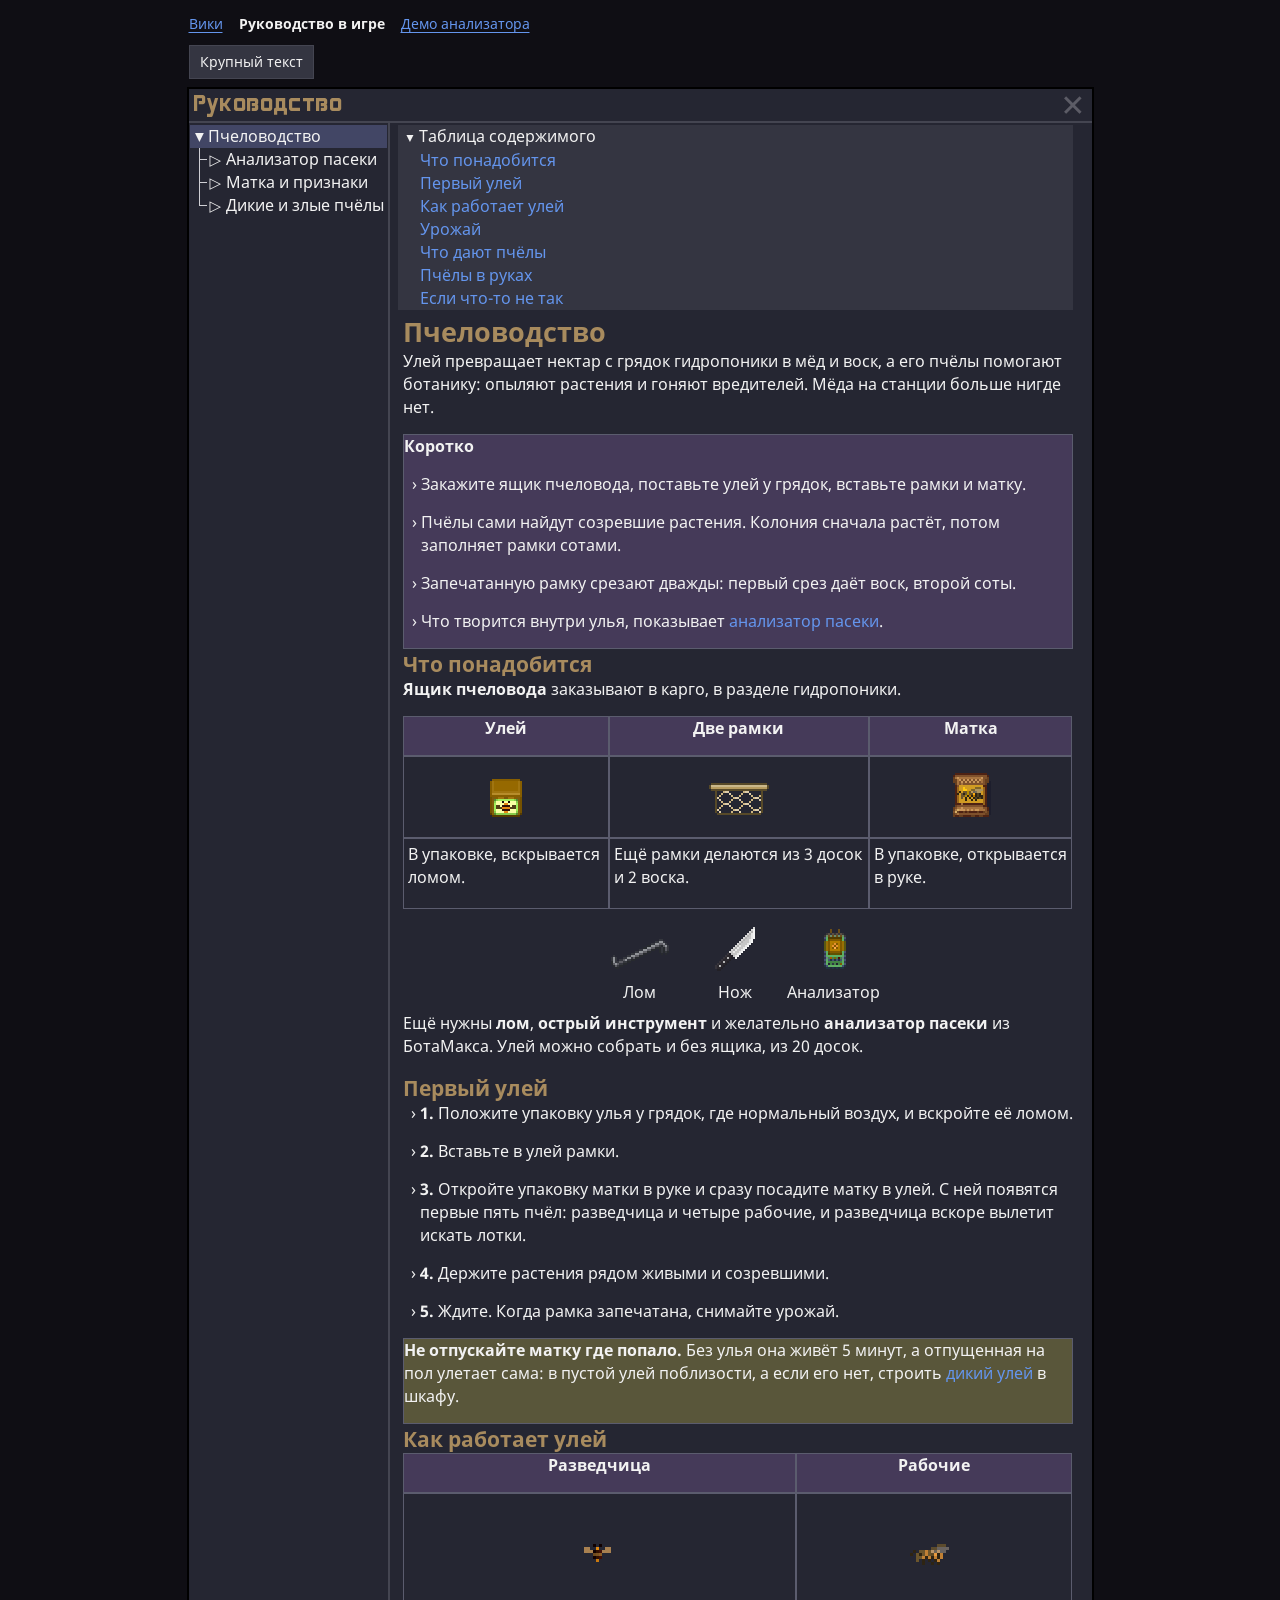
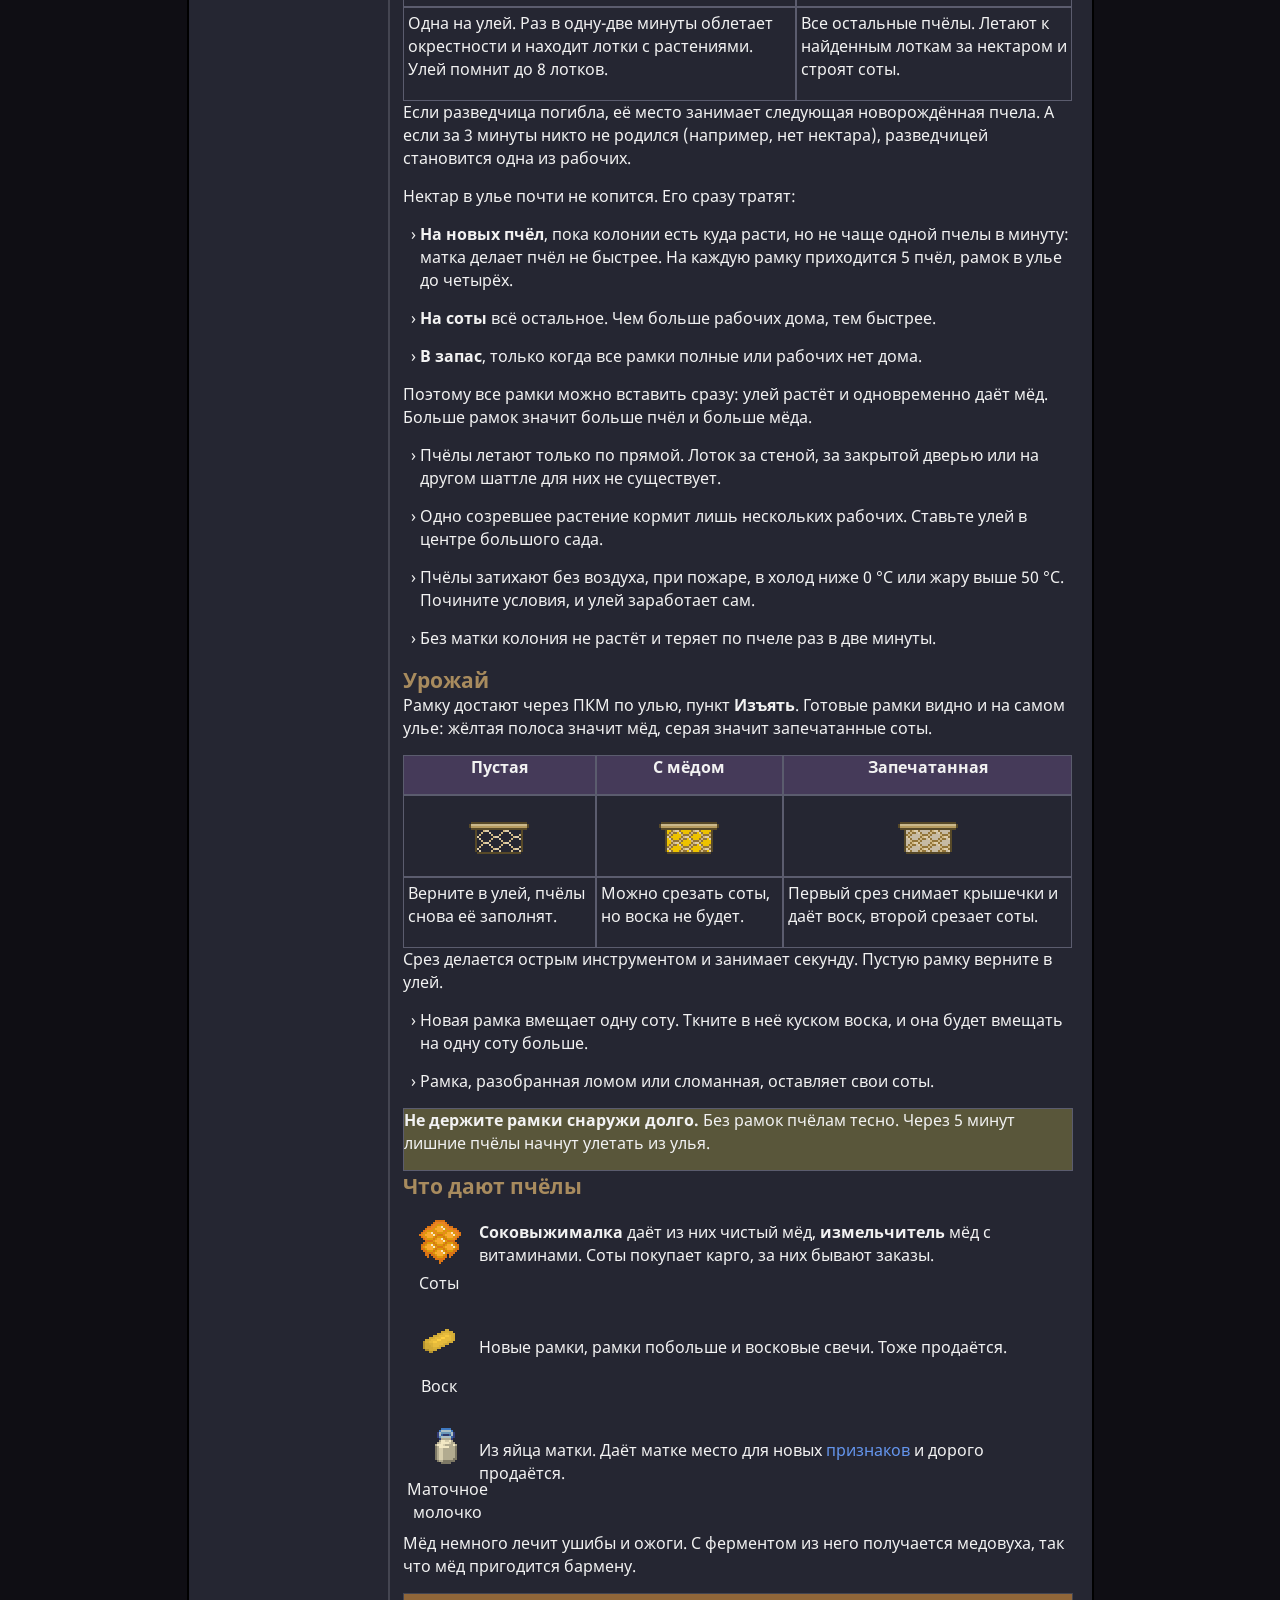
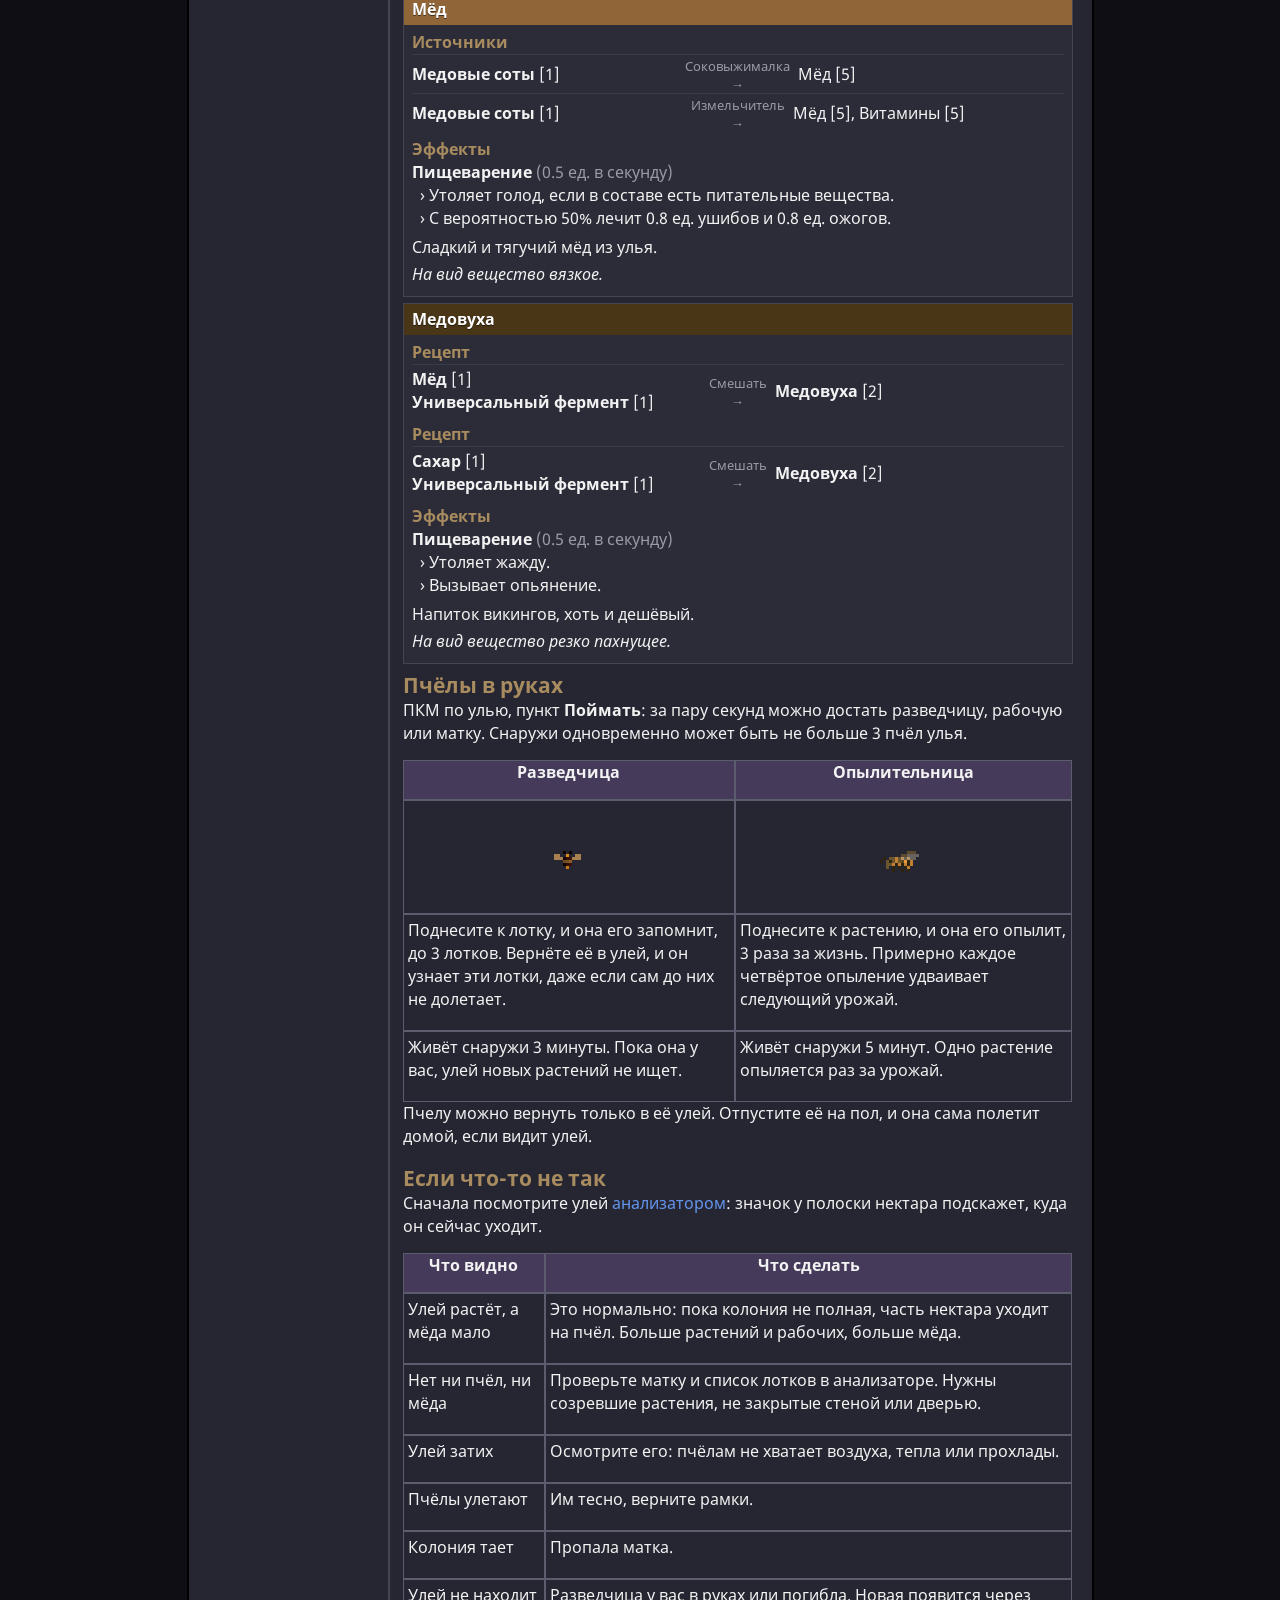
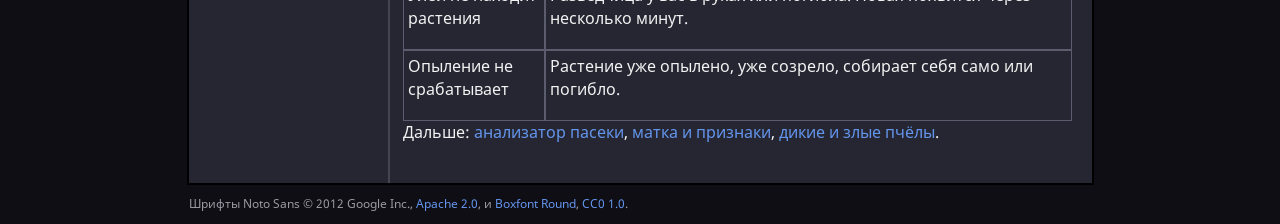
<file: guidebook/index.html>
<!doctype html>
<html lang="ru">
<head>
<meta charset="utf-8">
<meta name="viewport" content="width=device-width, initial-scale=1">
<title>Руководство в игре — Пчеловодство RedStar</title>
<style>
[hidden]{display:none!important}
@font-face{font-family:"NotoSansGame";src:url([data-uri]) format("woff2");font-weight:400}
@font-face{font-family:"NotoSansGame";src:url([data-uri]) format("woff2");font-weight:700}
@font-face{font-family:"NotoSansGame";src:url([data-uri]) format("woff2");font-style:italic}
@font-face{font-family:"BoxfontRound";src:url([data-uri]) format("woff2")}
:root{
  --space:#0f0e14; --win:#252632; --line:#444551; --bar:#343541; --sel:#424665;
  --text:#f2f2f2; --dim:#9a9aa2; --gold:#a88b5e; --link:#6495ed; --card:#2b2c38; --rule:#3a3b48;
  --font:"NotoSansGame","Noto Sans",system-ui,sans-serif;
  color-scheme:dark;
}
body{background:var(--space);color:var(--text);font:15.92px/23px var(--font);
  padding-left:max(16px,env(safe-area-inset-left,0px));padding-right:max(16px,env(safe-area-inset-right,0px));padding-block:12px;
  -webkit-text-size-adjust:none;text-size-adjust:none}
.top-row{max-width:903px;margin:0 auto 8px;display:flex;gap:8px;align-items:center;flex-wrap:wrap;font-size:14px;line-height:20px}
.top-row select,.top-row button{font:inherit;color:var(--text);background:var(--bar);border:1px solid var(--line);padding:6px 10px;border-radius:0}
.top-row select{display:none;flex:1 1 200px;min-width:0}
.top-row button[aria-pressed="true"]{background:var(--sel)}
.top-row .hint{color:var(--dim)}
.stage{display:flex;justify-content:center}
.win{width:903px;flex:none;background:var(--win);box-shadow:0 0 0 2px #000}
.title{height:32px;border-bottom:2px solid var(--line);display:flex;align-items:center;justify-content:space-between;padding:0 6px 0 4px}
.title h3{margin:0;font:400 20px/1 "BoxfontRound",var(--font);color:var(--gold);letter-spacing:.02em}
.title .x{color:#5c5c66;font:700 30px/1 var(--font)}
.body{display:flex;align-items:stretch}
.tree{width:197px;flex:none;padding:2px 1px 0 1px;border-right:2px solid var(--line);font-size:16px;line-height:23px}
.node{cursor:pointer;white-space:nowrap;position:relative}
.node.top{padding-left:2px}
.node .tri{display:inline-block;width:16px;font-size:15px;color:var(--text)}
.node.child{padding-left:20px}
.node.child::before{content:"";position:absolute;left:9px;top:0;height:23px;border-left:1px solid #cfcfd4}
.node.child.last::before{height:12px}
.node.child::after{content:"";position:absolute;left:9px;top:11px;width:8px;border-top:1px solid #cfcfd4}
.node.on{background:var(--sel)}
.node:hover:not(.on){background:#2f3040}
.right{width:690px;flex:none;padding:2px 0 24px 8px}
.toc{width:675px;margin-left:0;background:var(--bar);margin-bottom:4px}
.toc summary{list-style:none;cursor:pointer;padding:0 6px;line-height:23px}
.toc summary::before{content:"▶ ";font-size:12px}
.toc[open] summary::before{content:"▼ "}
.toc a{display:block;padding:0 6px 0 22px;color:var(--link);text-decoration:none}
.page{width:670px;margin-left:5px}
/* Документ гайдбука: вертикальный BoxContainer */
.doc,.box.v,.cbox{display:flex;flex-direction:column;align-items:stretch}
.box.h{display:flex;flex-direction:row;align-items:stretch}
.box.h>.rt{align-self:center}
.box{min-width:0}
.doc>.ha-center,.box.v>.ha-center,.cbox>.ha-center{align-self:center;max-width:100%}
.ha-center{width:fit-content}
.ha-stretch{align-self:stretch}
.ha-left{width:fit-content;max-width:100%}
.doc>.ha-left,.box.v>.ha-left,.cbox>.ha-left{align-self:flex-start}
.tbl>.box.ha-left{justify-self:start}
.box:has(>.reag){align-self:stretch;width:auto}
.rt{margin-bottom:15px;overflow-wrap:normal;min-width:0;flex:1 1 auto}
.li{display:flex;flex-direction:row}
.bul{white-space:pre;flex:none}
.h1{font-weight:700;font-size:26.67px;line-height:36px;color:var(--gold)}
.h2{font-weight:700;font-size:21.33px;line-height:29px;color:var(--gold)}
.h3{font-weight:700;font-size:16px;line-height:23px;color:var(--gold)}
.cbox{background:var(--bg);border:1px solid #fff;flex:1 1 auto}
.tbl{display:grid;align-items:stretch}
.tbl>.box.ha-center{justify-self:safe center}
.tbl>.cbox,.tbl>.ha-stretch{justify-self:stretch}
.ent{display:flex;flex-direction:column;align-items:center;margin:8px 4px;padding:0;flex:none}
.ent img{width:64px;height:64px;image-rendering:pixelated;display:block}
.cap{text-align:center;white-space:pre-line}
.tl{color:var(--link);text-decoration:none}
.tl:focus-visible,.node:focus-visible{outline:1px solid var(--link)}
.reag{width:100%}
.rg{border:1px solid var(--line);margin:0 0 6px;background:var(--card)}
.rgh{background:color-mix(in srgb,var(--rc) 55%,var(--win));padding:4px 8px;font-weight:700}
.rgh span{color:#fff;text-shadow:0 1px 0 #0008}
.rgb{padding:6px 8px}
.rsec{margin-bottom:6px}
.rt2,.rsec>.rt{color:var(--gold);font-weight:700;margin:0}
.rgb .rt{flex:none}
.rrow{display:grid;grid-template-columns:1fr auto 1fr;gap:8px;align-items:center;padding:3px 0;border-top:1px solid var(--rule)}
.mix{text-align:center;color:var(--dim);font-size:13px;line-height:16px}
.gray{color:var(--dim)}
.rgb p{margin:0 0 4px}
.rgb .li{margin:0}
.toast{position:fixed;left:50%;bottom:calc(16px + env(safe-area-inset-bottom,0px));transform:translateX(-50%);background:var(--space);border:1px solid var(--gold);color:var(--text);padding:8px 12px;font-size:14px;line-height:20px;max-width:90vw}
.note{max-width:903px;margin:10px auto 0;color:var(--dim);font-size:12px;line-height:17px}
/* Узко: дерево прячется, разделы в выпадающем списке над окном */
.narrow .tree{display:none}
.narrow .win{width:auto}
.narrow .top-row select{display:block}
/* Крупно: текст перестраивается под ширину экрана */
.big .win{width:100%;max-width:903px}
.big .right{width:auto;flex:1;min-width:0;padding-right:8px}
.big .toc,.big .page{width:auto;margin-left:0}
.big .stage{display:block}
body{margin:0}
.site-nav{max-width:903px;margin:0 auto 10px;display:flex;align-items:center;gap:8px 16px;flex-wrap:wrap;font-size:14px}
.site-nav a{color:var(--link);text-underline-offset:3px}
.site-nav [aria-current]{color:var(--text);font-weight:700;text-decoration:none}
.node{display:block;color:inherit;text-decoration:none}
.title .x{text-decoration:none;line-height:1}
.toc a:hover,.tl:hover{text-decoration:underline}
:focus-visible{outline:2px solid var(--link);outline-offset:-2px}
.top-row button{cursor:pointer}
.top-row button:hover{background:var(--sel)}
.stage{overflow-x:auto;justify-content:safe center;padding:2px}
.big .win{margin:auto}
.big .page .box.h{flex-wrap:wrap}
.big .page .rt{overflow-wrap:anywhere}
@media(max-width:480px){
  .big .tbl{grid-template-columns:1fr!important}
  .big .rrow{grid-template-columns:minmax(0,1fr) auto minmax(0,1fr);overflow-wrap:anywhere}
}
</style>
</head>
<body>
<nav class="site-nav" aria-label="Разделы сайта">
  <a id="wiki-link" href="../index.html">Вики</a>
  <span aria-current="page">Руководство в игре</span>
  <a href="../analyzer/index.html">Демо анализатора</a>
</nav>
<div class="top-row">
  <select id="pick" aria-label="Раздел руководства">
    <option value="Beekeeping">Пчеловодство</option>
    <option value="BeekeepingAnalyzer">Анализатор пасеки</option>
    <option value="BeekeepingQueen">Матка и признаки</option>
    <option value="BeekeepingWild">Дикие и злые пчёлы</option>
  </select>
  <button id="big" type="button" aria-pressed="false">Крупный текст</button>
</div>
<main class="stage" aria-label="Игровое окно руководства">
  <div class="win" id="win">
    <div class="title">
      <h3>Руководство</h3>
      <a class="x" id="close" href="../index.html" aria-label="Закрыть руководство и вернуться в вики">✕</a>
    </div>
    <div class="body">
      <nav class="tree" id="tree" aria-label="Дерево разделов">
        <a class="node top on" href="#Beekeeping" aria-current="page"><span class="tri" aria-hidden="true">▼</span>Пчеловодство</a>
        <a class="node child" href="#BeekeepingAnalyzer"><span class="tri" aria-hidden="true">▷</span>Анализатор пасеки</a>
        <a class="node child" href="#BeekeepingQueen"><span class="tri" aria-hidden="true">▷</span>Матка и признаки</a>
        <a class="node child last" href="#BeekeepingWild"><span class="tri" aria-hidden="true">▷</span>Дикие и злые пчёлы</a>
      </nav>
      <div class="right">
        <details class="toc" id="toc" open><summary>Таблица содержимого</summary><div id="tocl"></div></details>
        <section class="page" id="p-Beekeeping" data-wiki="index.html"><div class="doc"><div class="h1">Пчеловодство</div><div class="rt">Улей превращает нектар с грядок гидропоники в мёд и воск, а его пчёлы помогают ботанику: опыляют растения и гоняют вредителей. Мёда на станции больше нигде нет.</div><div class="cbox" style="--bg:#453a59;border-color:#5B5C6E"><div class="box v ha-stretch"><div class="rt"><b>Коротко</b></div><div class="li"><span class="bul">  › </span><div class="rt">Закажите ящик пчеловода, поставьте улей у грядок, вставьте рамки и матку.</div></div><div class="li"><span class="bul">  › </span><div class="rt">Пчёлы сами найдут созревшие растения. Колония сначала растёт, потом заполняет рамки сотами.</div></div><div class="li"><span class="bul">  › </span><div class="rt">Запечатанную рамку срезают дважды: первый срез даёт воск, второй соты.</div></div><div class="li"><span class="bul">  › </span><div class="rt">Что творится внутри улья, показывает <a class="tl" href="#BeekeepingAnalyzer">анализатор пасеки</a>.</div></div></div></div><div class="h2" >Что понадобится</div><div class="rt"><b>Ящик пчеловода</b> заказывают в карго, в разделе гидропоники.</div><div class="tbl" data-cols="3"><div class="cbox" style="--bg:#453a59;border-color:#5B5C6E"><div class="box h ha-center"><div class="rt"><b>Улей</b></div></div></div><div class="cbox" style="--bg:#453a59;border-color:#5B5C6E"><div class="box h ha-center"><div class="rt"><b>Две рамки</b></div></div></div><div class="cbox" style="--bg:#453a59;border-color:#5B5C6E"><div class="box h ha-center"><div class="rt"><b>Матка</b></div></div></div><div class="cbox" style="--bg:transparent;border-color:#5B5C6E"><div class="box h ha-center"><div class="ent"><img src="[data-uri]" alt="упакованный улей" width="64" height="64" style="width:64px;height:64px"></div></div></div><div class="cbox" style="--bg:transparent;border-color:#5B5C6E"><div class="box h ha-center"><div class="ent"><img src="[data-uri]" alt="рамка для улья" width="64" height="64" style="width:64px;height:64px"></div></div></div><div class="cbox" style="--bg:transparent;border-color:#5B5C6E"><div class="box h ha-center"><div class="ent"><img src="[data-uri]" alt="упакованная матка" width="64" height="64" style="width:64px;height:64px"></div></div></div><div class="cbox" style="--bg:transparent;border-color:#5B5C6E"><div class="box h ha-left" style="margin:4px"><div class="rt">В упаковке, вскрывается ломом.</div></div></div><div class="cbox" style="--bg:transparent;border-color:#5B5C6E"><div class="box h ha-left" style="margin:4px"><div class="rt">Ещё рамки делаются из 3 досок и 2 воска.</div></div></div><div class="cbox" style="--bg:transparent;border-color:#5B5C6E"><div class="box h ha-left" style="margin:4px"><div class="rt">В упаковке, открывается в руке.</div></div></div></div><div class="box h ha-center"><div class="ent" style="margin:8px 16px 8px 16px"><img src="[data-uri]" alt="лом" width="64" height="64" style="width:64px;height:64px"><div class="cap">Лом</div></div><div class="ent" style="margin:8px 16px 8px 16px"><img src="[data-uri]" alt="нож" width="64" height="64" style="width:64px;height:64px"><div class="cap">Нож</div></div><div class="ent"><img src="[data-uri]" alt="анализатор пасеки" width="64" height="64" style="width:64px;height:64px"><div class="cap">Анализатор</div></div></div><div class="rt">Ещё нужны <b>лом</b>, <b>острый инструмент</b> и желательно <b>анализатор пасеки</b> из БотаМакса. Улей можно собрать и без ящика, из 20 досок.</div><div class="h2" >Первый улей</div><div class="li"><span class="bul">  › </span><div class="rt"><b>1.</b> Положите упаковку улья у грядок, где нормальный воздух, и вскройте её ломом.</div></div><div class="li"><span class="bul">  › </span><div class="rt"><b>2.</b> Вставьте в улей рамки.</div></div><div class="li"><span class="bul">  › </span><div class="rt"><b>3.</b> Откройте упаковку матки в руке и сразу посадите матку в улей. С ней появятся первые пять пчёл: разведчица и четыре рабочие, и разведчица вскоре вылетит искать лотки.</div></div><div class="li"><span class="bul">  › </span><div class="rt"><b>4.</b> Держите растения рядом живыми и созревшими.</div></div><div class="li"><span class="bul">  › </span><div class="rt"><b>5.</b> Ждите. Когда рамка запечатана, снимайте урожай.</div></div><div class="cbox" style="--bg:#59563a;border-color:#5B5C6E"><div class="box v ha-stretch"><div class="rt"><b>Не отпускайте матку где попало.</b> Без улья она живёт 5 минут, а отпущенная на пол улетает сама: в пустой улей поблизости, а если его нет, строить <a class="tl" href="#BeekeepingWild">дикий улей</a> в шкафу.</div></div></div><div class="h2" >Как работает улей</div><div class="tbl" data-cols="2"><div class="cbox" style="--bg:#453a59;border-color:#5B5C6E"><div class="box h ha-center"><div class="rt"><b>Разведчица</b></div></div></div><div class="cbox" style="--bg:#453a59;border-color:#5B5C6E"><div class="box h ha-center"><div class="rt"><b>Рабочие</b></div></div></div><div class="cbox" style="--bg:transparent;border-color:#5B5C6E"><div class="box h ha-center"><div class="ent"><img src="[data-uri]" alt="разведчица" width="96" height="96" style="width:96px;height:96px"></div></div></div><div class="cbox" style="--bg:transparent;border-color:#5B5C6E"><div class="box h ha-center"><div class="ent"><img src="[data-uri]" alt="рабочая пчела" width="96" height="96" style="width:96px;height:96px"></div></div></div><div class="cbox" style="--bg:transparent;border-color:#5B5C6E"><div class="box h ha-left" style="margin:4px"><div class="rt">Одна на улей. Раз в одну-две минуты облетает окрестности и находит лотки с растениями. Улей помнит до 8 лотков.</div></div></div><div class="cbox" style="--bg:transparent;border-color:#5B5C6E"><div class="box h ha-left" style="margin:4px"><div class="rt">Все остальные пчёлы. Летают к найденным лоткам за нектаром и строят соты.</div></div></div></div><div class="rt">Если разведчица погибла, её место занимает следующая новорождённая пчела. А если за 3 минуты никто не родился (например, нет нектара), разведчицей становится одна из рабочих.</div><div class="rt">Нектар в улье почти не копится. Его сразу тратят:</div><div class="li"><span class="bul">  › </span><div class="rt"><b>На новых пчёл</b>, пока колонии есть куда расти, но не чаще одной пчелы в минуту: матка делает пчёл не быстрее. На каждую рамку приходится <span class="pd">5</span> пчёл, рамок в улье до четырёх.</div></div><div class="li"><span class="bul">  › </span><div class="rt"><b>На соты</b> всё остальное. Чем больше рабочих дома, тем быстрее.</div></div><div class="li"><span class="bul">  › </span><div class="rt"><b>В запас</b>, только когда все рамки полные или рабочих нет дома.</div></div><div class="rt">Поэтому все рамки можно вставить сразу: улей растёт и одновременно даёт мёд. Больше рамок значит больше пчёл и больше мёда.</div><div class="li"><span class="bul">  › </span><div class="rt">Пчёлы летают только по прямой. Лоток за стеной, за закрытой дверью или на другом шаттле для них не существует.</div></div><div class="li"><span class="bul">  › </span><div class="rt">Одно созревшее растение кормит лишь нескольких рабочих. Ставьте улей в центре большого сада.</div></div><div class="li"><span class="bul">  › </span><div class="rt">Пчёлы затихают без воздуха, при пожаре, в холод ниже 0 °C или жару выше 50 °C. Почините условия, и улей заработает сам.</div></div><div class="li"><span class="bul">  › </span><div class="rt">Без матки колония не растёт и теряет по пчеле раз в две минуты.</div></div><div class="h2" >Урожай</div><div class="rt">Рамку достают через ПКМ по улью, пункт <b>Изъять</b>. Готовые рамки видно и на самом улье: жёлтая полоса значит мёд, серая значит запечатанные соты.</div><div class="tbl" data-cols="3"><div class="cbox" style="--bg:#453a59;border-color:#5B5C6E"><div class="box h ha-center"><div class="rt"><b>Пустая</b></div></div></div><div class="cbox" style="--bg:#453a59;border-color:#5B5C6E"><div class="box h ha-center"><div class="rt"><b>С мёдом</b></div></div></div><div class="cbox" style="--bg:#453a59;border-color:#5B5C6E"><div class="box h ha-center"><div class="rt"><b>Запечатанная</b></div></div></div><div class="cbox" style="--bg:transparent;border-color:#5B5C6E"><div class="box h ha-center"><div class="ent"><img src="[data-uri]" alt="рамка для улья" width="64" height="64" style="width:64px;height:64px"></div></div></div><div class="cbox" style="--bg:transparent;border-color:#5B5C6E"><div class="box h ha-center"><div class="ent"><img src="[data-uri]" alt="рамка с мёдом" width="64" height="64" style="width:64px;height:64px"></div></div></div><div class="cbox" style="--bg:transparent;border-color:#5B5C6E"><div class="box h ha-center"><div class="ent"><img src="[data-uri]" alt="запечатанная рамка" width="64" height="64" style="width:64px;height:64px"></div></div></div><div class="cbox" style="--bg:transparent;border-color:#5B5C6E"><div class="box h ha-left" style="margin:4px"><div class="rt">Верните в улей, пчёлы снова её заполнят.</div></div></div><div class="cbox" style="--bg:transparent;border-color:#5B5C6E"><div class="box h ha-left" style="margin:4px"><div class="rt">Можно срезать соты, но воска не будет.</div></div></div><div class="cbox" style="--bg:transparent;border-color:#5B5C6E"><div class="box h ha-left" style="margin:4px"><div class="rt">Первый срез снимает крышечки и даёт воск, второй срезает соты.</div></div></div></div><div class="rt">Срез делается острым инструментом и занимает секунду. Пустую рамку верните в улей.</div><div class="li"><span class="bul">  › </span><div class="rt">Новая рамка вмещает одну соту. Ткните в неё куском воска, и она будет вмещать на одну соту больше.</div></div><div class="li"><span class="bul">  › </span><div class="rt">Рамка, разобранная ломом или сломанная, оставляет свои соты.</div></div><div class="cbox" style="--bg:#59563a;border-color:#5B5C6E"><div class="box v ha-stretch"><div class="rt"><b>Не держите рамки снаружи долго.</b> Без рамок пчёлам тесно. Через 5 минут лишние пчёлы начнут улетать из улья.</div></div></div><div class="h2" >Что дают пчёлы</div><div class="tbl" data-cols="2"><div class="box h ha-center"><div class="ent"><img src="[data-uri]" alt="медовые соты" width="64" height="64" style="width:64px;height:64px"><div class="cap">Соты</div></div></div><div class="box h ha-left" style="margin:4px"><div class="rt"><b>Соковыжималка</b> даёт из них чистый мёд, <b>измельчитель</b> мёд с витаминами. Соты покупает карго, за них бывают заказы.</div></div><div class="box h ha-center"><div class="ent"><img src="[data-uri]" alt="пчелиный воск" width="64" height="64" style="width:64px;height:64px"><div class="cap">Воск</div></div></div><div class="box h ha-left" style="margin:4px"><div class="rt">Новые рамки, рамки побольше и восковые свечи. Тоже продаётся.</div></div><div class="box h ha-center"><div class="ent"><img src="[data-uri]" alt="бутылка маточного молочка" width="64" height="64" style="width:64px;height:64px"><div class="cap">Маточное
молочко</div></div></div><div class="box h ha-left" style="margin:4px"><div class="rt">Из яйца матки. Даёт матке место для новых <a class="tl" href="#BeekeepingQueen">признаков</a> и дорого продаётся.</div></div></div><div class="rt">Мёд немного лечит ушибы и ожоги. С ферментом из него получается медовуха, так что мёд пригодится <span title="Этот раздел доступен в игре">бармену</span>.</div><div class="box h ha-center"><div class="reag"><div class="rg"><div class="rgh" style="--rc:#E79A3F"><span>Мёд</span></div><div class="rgb">
<div class="rsec"><div class="rt">Источники</div>
<div class="rrow"><div><b>Медовые соты</b> [1]</div><div class="mix">Соковыжималка<br>→</div><div>Мёд [5]</div></div>
<div class="rrow"><div><b>Медовые соты</b> [1]</div><div class="mix">Измельчитель<br>→</div><div>Мёд [5], Витамины [5]</div></div></div>
<div class="rsec"><div class="rt">Эффекты</div><div><b>Пищеварение</b> <span class="gray">(0.5 ед. в секунду)</span></div>
<div class="li"><span class="bul">  › </span><span class="lt">Утоляет голод, если в составе есть питательные вещества.</span></div>
<div class="li"><span class="bul">  › </span><span class="lt">С вероятностью 50% лечит 0.8 ед. ушибов и 0.8 ед. ожогов.</span></div></div>
<p>Сладкий и тягучий мёд из улья.</p><p><i>На вид вещество вязкое.</i></p></div></div></div></div><div class="box h ha-center"><div class="reag"><div class="rg"><div class="rgh" style="--rc:#664300"><span>Медовуха</span></div><div class="rgb">
<div class="rsec"><div class="rt">Рецепт</div><div class="rrow"><div><div><b>Мёд</b> [1]</div><div><b>Универсальный фермент</b> [1]</div></div><div class="mix">Смешать<br>→</div><div><b>Медовуха</b> [2]</div></div></div>
<div class="rsec"><div class="rt">Рецепт</div><div class="rrow"><div><div><b>Сахар</b> [1]</div><div><b>Универсальный фермент</b> [1]</div></div><div class="mix">Смешать<br>→</div><div><b>Медовуха</b> [2]</div></div></div>
<div class="rsec"><div class="rt">Эффекты</div><div><b>Пищеварение</b> <span class="gray">(0.5 ед. в секунду)</span></div>
<div class="li"><span class="bul">  › </span><span class="lt">Утоляет жажду.</span></div>
<div class="li"><span class="bul">  › </span><span class="lt">Вызывает опьянение.</span></div></div>
<p>Напиток викингов, хоть и дешёвый.</p><p><i>На вид вещество резко пахнущее.</i></p></div></div></div></div><div class="h2" >Пчёлы в руках</div><div class="rt">ПКМ по улью, пункт <b>Поймать</b>: за пару секунд можно достать разведчицу, рабочую или матку. Снаружи одновременно может быть не больше <span class="pd">3</span> пчёл улья.</div><div class="tbl" data-cols="2"><div class="cbox" style="--bg:#453a59;border-color:#5B5C6E"><div class="box h ha-center"><div class="rt"><b>Разведчица</b></div></div></div><div class="cbox" style="--bg:#453a59;border-color:#5B5C6E"><div class="box h ha-center"><div class="rt"><b>Опылительница</b></div></div></div><div class="cbox" style="--bg:transparent;border-color:#5B5C6E"><div class="box h ha-center"><div class="ent"><img src="[data-uri]" alt="разведчица" width="96" height="96" style="width:96px;height:96px"></div></div></div><div class="cbox" style="--bg:transparent;border-color:#5B5C6E"><div class="box h ha-center"><div class="ent"><img src="[data-uri]" alt="рабочая пчела" width="96" height="96" style="width:96px;height:96px"></div></div></div><div class="cbox" style="--bg:transparent;border-color:#5B5C6E"><div class="box h ha-left" style="margin:4px"><div class="rt">Поднесите к лотку, и она его запомнит, до <span class="pd">3</span> лотков. Вернёте её в улей, и он узнает эти лотки, даже если сам до них не долетает.</div></div></div><div class="cbox" style="--bg:transparent;border-color:#5B5C6E"><div class="box h ha-left" style="margin:4px"><div class="rt">Поднесите к растению, и она его опылит, <span class="pd">3</span> раза за жизнь. Примерно каждое четвёртое опыление удваивает следующий урожай.</div></div></div><div class="cbox" style="--bg:transparent;border-color:#5B5C6E"><div class="box h ha-left" style="margin:4px"><div class="rt">Живёт снаружи 3 минуты. Пока она у вас, улей новых растений не ищет.</div></div></div><div class="cbox" style="--bg:transparent;border-color:#5B5C6E"><div class="box h ha-left" style="margin:4px"><div class="rt">Живёт снаружи 5 минут. Одно растение опыляется раз за урожай.</div></div></div></div><div class="rt">Пчелу можно вернуть только в её улей. Отпустите её на пол, и она сама полетит домой, если видит улей.</div><div class="h2" >Если что-то не так</div><div class="rt">Сначала посмотрите улей <a class="tl" href="#BeekeepingAnalyzer">анализатором</a>: значок у полоски нектара подскажет, куда он сейчас уходит.</div><div class="tbl" data-cols="2"><div class="cbox" style="--bg:#453a59;border-color:#5B5C6E"><div class="box h ha-center"><div class="rt"><b>Что видно</b></div></div></div><div class="cbox" style="--bg:#453a59;border-color:#5B5C6E"><div class="box h ha-center"><div class="rt"><b>Что сделать</b></div></div></div><div class="cbox" style="--bg:transparent;border-color:#5B5C6E"><div class="box h ha-left" style="margin:4px"><div class="rt">Улей растёт, а мёда мало</div></div></div><div class="cbox" style="--bg:transparent;border-color:#5B5C6E"><div class="box h ha-left" style="margin:4px"><div class="rt">Это нормально: пока колония не полная, часть нектара уходит на пчёл. Больше растений и рабочих, больше мёда.</div></div></div><div class="cbox" style="--bg:transparent;border-color:#5B5C6E"><div class="box h ha-left" style="margin:4px"><div class="rt">Нет ни пчёл, ни мёда</div></div></div><div class="cbox" style="--bg:transparent;border-color:#5B5C6E"><div class="box h ha-left" style="margin:4px"><div class="rt">Проверьте матку и список лотков в анализаторе. Нужны созревшие растения, не закрытые стеной или дверью.</div></div></div><div class="cbox" style="--bg:transparent;border-color:#5B5C6E"><div class="box h ha-left" style="margin:4px"><div class="rt">Улей затих</div></div></div><div class="cbox" style="--bg:transparent;border-color:#5B5C6E"><div class="box h ha-left" style="margin:4px"><div class="rt">Осмотрите его: пчёлам не хватает воздуха, тепла или прохлады.</div></div></div><div class="cbox" style="--bg:transparent;border-color:#5B5C6E"><div class="box h ha-left" style="margin:4px"><div class="rt">Пчёлы улетают</div></div></div><div class="cbox" style="--bg:transparent;border-color:#5B5C6E"><div class="box h ha-left" style="margin:4px"><div class="rt">Им тесно, верните рамки.</div></div></div><div class="cbox" style="--bg:transparent;border-color:#5B5C6E"><div class="box h ha-left" style="margin:4px"><div class="rt">Колония тает</div></div></div><div class="cbox" style="--bg:transparent;border-color:#5B5C6E"><div class="box h ha-left" style="margin:4px"><div class="rt">Пропала матка.</div></div></div><div class="cbox" style="--bg:transparent;border-color:#5B5C6E"><div class="box h ha-left" style="margin:4px"><div class="rt">Улей не находит растения</div></div></div><div class="cbox" style="--bg:transparent;border-color:#5B5C6E"><div class="box h ha-left" style="margin:4px"><div class="rt">Разведчица у вас в руках или погибла. Новая появится через несколько минут.</div></div></div><div class="cbox" style="--bg:transparent;border-color:#5B5C6E"><div class="box h ha-left" style="margin:4px"><div class="rt">Опыление не срабатывает</div></div></div><div class="cbox" style="--bg:transparent;border-color:#5B5C6E"><div class="box h ha-left" style="margin:4px"><div class="rt">Растение уже опылено, уже созрело, собирает себя само или погибло.</div></div></div></div><div class="rt">Дальше: <a class="tl" href="#BeekeepingAnalyzer">анализатор пасеки</a>, <a class="tl" href="#BeekeepingQueen">матка и признаки</a>, <a class="tl" href="#BeekeepingWild">дикие и злые пчёлы</a>.</div></div></section>
        <section class="page" id="p-BeekeepingAnalyzer" data-wiki="analyzer-guide.html" hidden><div class="doc"><div class="h1">Анализатор пасеки</div><div class="box h ha-center"><div class="ent"><img src="[data-uri]" alt="анализатор пасеки" width="64" height="64" style="width:64px;height:64px"></div></div><div class="rt">Главный инструмент пчеловода. Показывает, что творится в улье, сколько в нём пчёл и нектара, какие рамки полные и какие лотки пчёлы знают. Выдаёт <b>БотаМакс</b>, печатает сервисный техфаб.</div><div class="rt">Ткните анализатором в улей, матку или пчелу в руке. Через полсекунды откроется окно. Оно обновляется само, пока вы стоите рядом, так что можно смотреть, как улей работает.</div><div class="h2" >Улей</div><div class="rt">Слева в окне сам улей: <b>признаки колонии</b>, слоты признаков, реагенты в матке и <b>характеристики</b> (о них ниже). Справа его жизнь.</div><div class="rt">Сверху справа четыре полоски:</div><div class="li"><span class="bul">  › </span><div class="rt"><span style="color:#FFD700">Пчёлы</span>: вся колония, дома и снаружи, из предела улья. Предел растёт с каждой рамкой.</div></div><div class="li"><span class="bul">  › </span><div class="rt"><span style="color:#FFA500">Нектар</span>: запас нектара. Обычно почти пустой, потому что нектар сразу тратят. Наведите на значок <b>i</b> справа, и он скажет, куда нектар уходит сейчас.</div></div><div class="li"><span class="bul">  › </span><div class="rt"><span style="color:#F0E68C">Соты</span>: соты во всех рамках вместе и сколько ещё влезет.</div></div><div class="li"><span class="bul">  › </span><div class="rt"><span style="color:#DC143C">Прочность</span>: сколько улей ещё выдержит. Разбитый улей выпускает всю колонию <a class="tl" href="#BeekeepingWild">злой</a>.</div></div><div class="cbox" style="--bg:#2e422e;border-color:#5B5C6E"><div class="box v ha-stretch"><div class="rt"><b>Куда уходит нектар</b></div><div class="li"><span class="bul">  › </span><div class="rt"><span style="color:#FFD700">На пчёл и соты</span>: колония растёт, а лишний нектар уже идёт в мёд.</div></div><div class="li"><span class="bul">  › </span><div class="rt"><span style="color:#FFD700">Копится на новых пчёл</span>: колония растёт, а сотам нет места.</div></div><div class="li"><span class="bul">  › </span><div class="rt"><span style="color:#F0E68C">На соты</span>: колония полная, мёд идёт.</div></div><div class="li"><span class="bul">  › </span><div class="rt"><span style="color:#FFA500">Копится, все рамки полные</span>: пора срезать соты или добавить рамку.</div></div><div class="li"><span class="bul">  › </span><div class="rt"><span style="color:#FFA500">Копится, рабочих нет дома</span>: все в полёте или у вас в руках.</div></div><div class="li"><span class="bul">  › </span><div class="rt"><span style="color:#FFA500">Копится, нет рамок</span>: верните рамки в улей.</div></div><div class="li"><span class="bul">  › </span><div class="rt"><span style="color:#9A9A9A">Без матки не тратится</span>: верните матку.</div></div></div></div><div class="rt">Под полосками три блока:</div><div class="li"><span class="bul">  › </span><div class="rt"><b>Колония.</b> Пчёлы дома, есть ли матка и <a class="tl" href="#BeekeepingQueen">яйцо матки</a>, сколько пчёл летят за нектаром прямо сейчас (строка <b>В полёте</b>) и растёт ли колония (строка <b>Потомство</b>, последняя: <b>есть</b>, если есть матка, рабочие дома, место для новых пчёл и нектар, иначе <b>нет</b>).</div></div><div class="li"><span class="bul">  › </span><div class="rt"><b>Рамки.</b> Каждая рамка картинкой и числом сот. Картинка та же, что у настоящей рамки: видно, где мёд, а где пора срезать. У мясного дикого улья вместо рамок <b>химический состав</b>: какая кровь и какие вещества в нём накоплены (как состав урожая у анализатора растений), а вместо полосы нектара полоса <b>мяса</b> с подсказкой, какое мясо может выпасть и с каким шансом. Подробнее про <a class="tl" href="#BeekeepingWild">мясные рои</a>.</div></div><div class="li"><span class="bul">  › </span><div class="rt"><b>Известные источники.</b> Каждый лоток, который нашла разведчица, с растением в нём; у мясного улья вместо этого блок <b>Недавние цели</b>: те, кого его пчёлы кусали в последние пять минут (разведчицы у такого улья нет). Слева от каждого лотка цветная полоска: <span style="color:#98C379">зелёная</span> значит растение спелое и рабочие его посещают, <span style="color:#E5C07B">жёлтая</span> значит растение ещё растёт, <span style="color:#E06C75">красная</span> значит лоток пустой (или существо недоступно) или рабочие до него не долетят. Если список пуст, разведчица ещё никуда не долетела или растения закрыты стенами.</div></div><div class="h2" >Матка и пчела в руке</div><div class="rt">Справа будет каждый признак с объяснением, слева строки про саму пчелу:</div><div class="tbl" data-cols="2"><div class="cbox" style="--bg:#453a59;border-color:#5B5C6E"><div class="box h ha-center"><div class="rt"><b>Кого смотрим</b></div></div></div><div class="cbox" style="--bg:#453a59;border-color:#5B5C6E"><div class="box h ha-center"><div class="rt"><b>Что покажет</b></div></div></div><div class="cbox" style="--bg:transparent;border-color:#5B5C6E"><div class="box h ha-left" style="margin:4px"><div class="rt">Матка</div></div></div><div class="cbox" style="--bg:transparent;border-color:#5B5C6E"><div class="box h ha-left" style="margin:4px"><div class="rt">Слоты признаков, нестабильность и реагенты.</div></div></div><div class="cbox" style="--bg:transparent;border-color:#5B5C6E"><div class="box h ha-left" style="margin:4px"><div class="rt">Разведчица</div></div></div><div class="cbox" style="--bg:transparent;border-color:#5B5C6E"><div class="box h ha-left" style="margin:4px"><div class="rt">Цел ли её улей и сколько лотков она запомнила.</div></div></div><div class="cbox" style="--bg:transparent;border-color:#5B5C6E"><div class="box h ha-left" style="margin:4px"><div class="rt">Опылительница</div></div></div><div class="cbox" style="--bg:transparent;border-color:#5B5C6E"><div class="box h ha-left" style="margin:4px"><div class="rt">Сколько опылений осталось.</div></div></div></div><div class="rt">Летящих пчёл анализатор не видит, их надо сначала поймать.</div><div class="h2" >Характеристики</div><div class="rt">Здесь собрано, что все <a class="tl" href="#BeekeepingQueen">признаки</a> колонии дают вместе. ×1 значит как у обычных пчёл. <span style="color:#32CD32">Зелёное</span> лучше обычного, <span style="color:#DC143C">красное</span> хуже, серое без изменений.</div><div class="tbl" data-cols="2"><div class="cbox" style="--bg:#453a59;border-color:#5B5C6E"><div class="box h ha-center"><div class="rt"><b>Строка</b></div></div></div><div class="cbox" style="--bg:#453a59;border-color:#5B5C6E"><div class="box h ha-center"><div class="rt"><b>Что значит</b></div></div></div><div class="cbox" style="--bg:transparent;border-color:#5B5C6E"><div class="box h ha-left" style="margin:4px"><div class="rt">Скорость сот</div></div></div><div class="cbox" style="--bg:transparent;border-color:#5B5C6E"><div class="box h ha-left" style="margin:4px"><div class="rt">Как быстро рабочие строят соты.</div></div></div><div class="cbox" style="--bg:transparent;border-color:#5B5C6E"><div class="box h ha-left" style="margin:4px"><div class="rt">Нектар на соту</div></div></div><div class="cbox" style="--bg:transparent;border-color:#5B5C6E"><div class="box h ha-left" style="margin:4px"><div class="rt">Сколько нектара съедает одна сота. Меньше лучше.</div></div></div><div class="cbox" style="--bg:transparent;border-color:#5B5C6E"><div class="box h ha-left" style="margin:4px"><div class="rt">Нектар за визит</div></div></div><div class="cbox" style="--bg:transparent;border-color:#5B5C6E"><div class="box h ha-left" style="margin:4px"><div class="rt">Сколько нектара пчела приносит с растения.</div></div></div><div class="cbox" style="--bg:transparent;border-color:#5B5C6E"><div class="box h ha-left" style="margin:4px"><div class="rt">Шанс удвоить урожай</div></div></div><div class="cbox" style="--bg:transparent;border-color:#5B5C6E"><div class="box h ha-left" style="margin:4px"><div class="rt">Как часто опыление даёт двойной урожай.</div></div></div><div class="cbox" style="--bg:transparent;border-color:#5B5C6E"><div class="box h ha-left" style="margin:4px"><div class="rt">Опылений у пчелы</div></div></div><div class="cbox" style="--bg:transparent;border-color:#5B5C6E"><div class="box h ha-left" style="margin:4px"><div class="rt">Сколько растений опылит пчела в руке.</div></div></div><div class="cbox" style="--bg:transparent;border-color:#5B5C6E"><div class="box h ha-left" style="margin:4px"><div class="rt">Цена новой пчелы</div></div></div><div class="cbox" style="--bg:transparent;border-color:#5B5C6E"><div class="box h ha-left" style="margin:4px"><div class="rt">Сколько нектара стоит новая пчела. Меньше значит колония растёт быстрее.</div></div></div><div class="cbox" style="--bg:transparent;border-color:#5B5C6E"><div class="box h ha-left" style="margin:4px"><div class="rt">Скорость размножения</div></div></div><div class="cbox" style="--bg:transparent;border-color:#5B5C6E"><div class="box h ha-left" style="margin:4px"><div class="rt">Как часто матка делает новую пчелу. Обычно раз в минуту.</div></div></div><div class="cbox" style="--bg:transparent;border-color:#5B5C6E"><div class="box h ha-left" style="margin:4px"><div class="rt">Ожидание яйца</div></div></div><div class="cbox" style="--bg:transparent;border-color:#5B5C6E"><div class="box h ha-left" style="margin:4px"><div class="rt">Сколько полная колония ждёт, прежде чем матка отложит яйцо. Обычно 3 минуты.</div></div></div><div class="cbox" style="--bg:transparent;border-color:#5B5C6E"><div class="box h ha-left" style="margin:4px"><div class="rt">Жизнь яйца</div></div></div><div class="cbox" style="--bg:transparent;border-color:#5B5C6E"><div class="box h ha-left" style="margin:4px"><div class="rt">Сколько яйцо живёт, пока его не собрали. Обычно 5 минут.</div></div></div><div class="cbox" style="--bg:transparent;border-color:#5B5C6E"><div class="box h ha-left" style="margin:4px"><div class="rt">Кулдаун яйца</div></div></div><div class="cbox" style="--bg:transparent;border-color:#5B5C6E"><div class="box h ha-left" style="margin:4px"><div class="rt">Сколько ждать следующего яйца после прошлого. Обычно 10 минут.</div></div></div><div class="cbox" style="--bg:transparent;border-color:#5B5C6E"><div class="box h ha-left" style="margin:4px"><div class="rt">Жизнь вне улья</div></div></div><div class="cbox" style="--bg:transparent;border-color:#5B5C6E"><div class="box h ha-left" style="margin:4px"><div class="rt">Сколько живёт пчела, взятая в руки.</div></div></div><div class="cbox" style="--bg:transparent;border-color:#5B5C6E"><div class="box h ha-left" style="margin:4px"><div class="rt">Лотков за вылет</div></div></div><div class="cbox" style="--bg:transparent;border-color:#5B5C6E"><div class="box h ha-left" style="margin:4px"><div class="rt">Сколько лотков разведчица находит за раз.</div></div></div><div class="cbox" style="--bg:transparent;border-color:#5B5C6E"><div class="box h ha-left" style="margin:4px"><div class="rt">Мутация при опылении</div></div></div><div class="cbox" style="--bg:transparent;border-color:#5B5C6E"><div class="box h ha-left" style="margin:4px"><div class="rt">Сколько нестабильного мутагена получает растение при опылении.</div></div></div></div></div></section>
        <section class="page" id="p-BeekeepingQueen" data-wiki="queen.html" hidden><div class="doc"><div class="h1">Матка и признаки</div><div class="box h ha-center"><div class="ent"><img src="[data-uri]" alt="пчелиная матка" width="64" height="64" style="width:64px;height:64px"></div></div><div class="rt">Признаки матки это признаки всей колонии. Их видно по цвету пчёл, а точно покажет <a class="tl" href="#BeekeepingAnalyzer">анализатор пасеки</a>. Матка из карго приходит с признаком <span style="color:#7CC46A">Защита растений</span>.</div><div class="h2" >Как менять признаки</div><div class="rt">Матку достают из улья через ПКМ, пункт <b>Поймать</b>, и колют шприцем. Не тяните: без улья она живёт 5 минут.</div><div class="tbl" data-cols="2"><div class="cbox" style="--bg:#453a59;border-color:#5B5C6E"><div class="box h ha-center"><div class="rt"><b>Что ввести</b></div></div></div><div class="cbox" style="--bg:#453a59;border-color:#5B5C6E"><div class="box h ha-center"><div class="rt"><b>Что будет</b></div></div></div><div class="cbox" style="--bg:transparent;border-color:#5B5C6E"><div class="box h ha-left" style="margin:4px"><div class="rt">Нестабильный мутаген</div></div></div><div class="cbox" style="--bg:transparent;border-color:#5B5C6E"><div class="box h ha-left" style="margin:4px"><div class="rt">Каждые <span class="pd">5</span> ед. дают случайный исход: новый признак или потерю старого. Бывают и плохие признаки.</div></div></div><div class="cbox" style="--bg:transparent;border-color:#5B5C6E"><div class="box h ha-left" style="margin:4px"><div class="rt">Маточное молочко</div></div></div><div class="cbox" style="--bg:transparent;border-color:#5B5C6E"><div class="box h ha-left" style="margin:4px"><div class="rt">Каждые <span class="pd">5</span> ед. дают ещё один слот для признака, всего до <span class="pd">3</span>.</div></div></div><div class="cbox" style="--bg:transparent;border-color:#5B5C6E"><div class="box h ha-left" style="margin:4px"><div class="rt">Любой другой реагент</div></div></div><div class="cbox" style="--bg:transparent;border-color:#5B5C6E"><div class="box h ha-left" style="margin:4px"><div class="rt">Только матке с <span style="color:#D9534F">Жалом</span>, до <span class="pd">15</span> ед. Без жала шприц не сработает.</div></div></div></div><div class="rt">У матки из карго <span class="pd">1</span> слот. Когда свободного слота нет, новый признак вытесняет случайный старый, поэтому сначала добудьте молочко.</div><div class="h2" >Признаки</div><div class="h3">Хорошие</div><div class="li"><span class="bul">  › </span><div class="rt"><span style="color:#7CC46A">Защита растений</span>: опыление снижает вредителей и сорняки. Слот не занимает.</div></div><div class="li"><span class="bul">  › </span><div class="rt"><span style="color:#F2C14E">Продуктивность</span>: соты строятся в полтора раза быстрее, но стоят больше нектара.</div></div><div class="li"><span class="bul">  › </span><div class="rt"><span style="color:#E79A3F">Эффективный сбор</span>: каждый визит приносит в полтора раза больше нектара.</div></div><div class="li"><span class="bul">  › </span><div class="rt"><span style="color:#F2A0C0">Плодовитость</span>: матка делает пчёл чаще, новые пчёлы дешевле, колония растёт быстрее.</div></div><div class="li"><span class="bul">  › </span><div class="rt"><span style="color:#6FB8E0">Зоркая разведчица</span>: за вылет разведчица находит до трёх лотков.</div></div><div class="li"><span class="bul">  › </span><div class="rt"><span style="color:#B58BD8">Улучшенное опыление</span>: опыление вдвое чаще удваивает урожай, но опылений у пчелы на одно меньше.</div></div><div class="li"><span class="bul">  › </span><div class="rt"><span style="color:#A0C878">Живучесть</span>: пчёлы в руках живут в полтора раза дольше.</div></div><div class="li"><span class="bul">  › </span><div class="rt"><span style="color:#5FE08A">Мутагенное опыление</span>: каждое опыление действует на растение как 1 ед. нестабильного мутагена.</div></div><div class="li"><span class="bul">  › </span><div class="rt"><span style="color:#E8D36F">Аварийная матка</span>: если матка пропала, колония за 3 минуты выводит новую, обычную.</div></div><div class="li"><span class="bul">  › </span><div class="rt"><span style="color:#F5E6A8">Ранняя яйцекладка</span>: полная колония вдвое быстрее откладывает яйцо матки.</div></div><div class="li"><span class="bul">  › </span><div class="rt"><span style="color:#C9E4A0">Живучее яйцо</span>: яйцо живёт в полтора раза дольше, молочко собирать проще.</div></div><div class="li"><span class="bul">  › </span><div class="rt"><span style="color:#9FD6F2">Скорая матка</span>: следующее яйцо после прошлого приходит вдвое быстрее.</div></div><div class="li"><span class="bul">  › </span><div class="rt"><span style="color:#4FC3F7">Охраняемая разведчица</span> (выпадает реже других): когда пчёлы злые, разведчица вылетает последней, только если рабочих дома не осталось.</div></div><div class="h3">Опасные и плохие</div><div class="li"><span class="bul">  › </span><div class="rt"><span style="color:#D9534F">Жало</span>: матка принимает реагенты. Пчёлы несут их в жале и понемногу добавляют в соты.</div></div><div class="li"><span class="bul">  › </span><div class="rt"><span style="color:#E0603A">Агрессия</span>: пчёлы кусают при взятии в руки и вылетают, когда вынимают рамку.</div></div><div class="li"><span class="bul">  › </span><div class="rt"><span style="color:#9A9A9A">Лень</span>: соты строятся медленнее.</div></div><div class="li"><span class="bul">  › </span><div class="rt"><span style="color:#C07A4A">Прожорливость</span>: сота съедает больше нектара.</div></div><div class="li"><span class="bul">  › </span><div class="rt"><span style="color:#B0A0D0">Хрупкость</span>: пчёлы в руках живут меньше.</div></div><div class="li"><span class="bul">  › </span><div class="rt"><span style="color:#A08070">Неуклюжесть</span>: опыление вдвое реже удваивает урожай.</div></div><div class="li"><span class="bul">  › </span><div class="rt"><span style="color:#7A8A9A">Медлительность</span>: визит приносит меньше нектара.</div></div><div class="li"><span class="bul">  › </span><div class="rt"><span style="color:#8F7FA8">Вялая матка</span>: яйцо откладывается заметно позже.</div></div><div class="li"><span class="bul">  › </span><div class="rt"><span style="color:#D8A7A7">Хрупкое яйцо</span>: яйцо живёт вдвое меньше, молочко нужно собирать быстро.</div></div><div class="li"><span class="bul">  › </span><div class="rt"><span style="color:#FF7043">Вспыльчивость</span>: каждый удар по улью выпускает две пчелы вместо одной, и даже слабее удар выпускает ещё.</div></div><div class="cbox" style="--bg:#59563a;border-color:#5B5C6E"><div class="box v ha-stretch"><div class="rt"><b>Нестабильность.</b> Каждый бросок мутагена делает матку нестабильнее (счётчик виден в анализаторе). Чем он больше, тем чаще мутаген даёт плохой признак или отнимает хороший и тем реже даёт хороший. Молодая матка, выросшая из яйца, начинает с нуля, а улетевшая с роем старая матка счётчик сохраняет.</div></div></div><div class="cbox" style="--bg:#59563a;border-color:#5B5C6E"><div class="box v ha-stretch"><div class="rt"><b>Жало и агрессия вместе.</b> Пчелу с жалом в руке держат только кожаные перчатки ботаника, остальные перчатки она прокалывает. Реагенты из матки попадут в того, кого она ужалит.</div></div></div><div class="h2" >Яйцо и маточное молочко</div><div class="rt">Когда колония полная (пчёлы у вас в руках тоже считаются) несколько минут подряд, матка откладывает <b>яйцо второй матки</b>. Его покажут осмотр улья и анализатор.</div><div class="box h ha-center"><div class="ent"><img src="[data-uri]" alt="мензурка" width="64" height="64" style="width:64px;height:64px"><div class="cap">Мензурка</div></div></div><div class="rt">Возьмите пустую бутылку или мензурку, ПКМ по улью, <b>Собрать маточное молочко</b>: <span class="pd">5</span> ед. Молочко немного лечит отравления и хорошо продаётся, но главное, оно даёт матке слоты для признаков.</div><div class="box h ha-center"><div class="reag"><div class="rg"><div class="rgh" style="--rc:#F2E8C4"><span>Маточное молочко</span></div><div class="rgb">
<div class="rsec"><div class="rt">Источники</div><div><b>Яйцо матки</b> в улье, 5 ед. с яйца</div></div>
<div class="rsec"><div class="rt">Эффекты</div><div><b>Пищеварение</b> <span class="gray">(0.5 ед. в секунду)</span></div>
<div class="li"><span class="bul">  › </span><span class="lt">Утоляет голод, если в составе есть питательные вещества.</span></div>
<div class="li"><span class="bul">  › </span><span class="lt">С вероятностью 50% лечит 0.5 ед. токсинов.</span></div></div>
<p>Густое белое молочко из яйца пчелиной матки. Немного лечит отравления, а в матке даёт место для ещё одного признака.</p>
<p><i>На вид вещество сливочное.</i></p></div></div></div></div><div class="h2" >Роение</div><div class="rt">Яйцо живёт 5 минут. Если его не собрать, начинается <b>роение</b>: старая матка улетает с половиной колонии, а дома остаётся молодая с теми же признаками. Рой строит себе <a class="tl" href="#BeekeepingWild">дикий улей</a>.</div></div></section>
        <section class="page" id="p-BeekeepingWild" data-wiki="wild-hives.html" hidden><div class="doc"><div class="h1">Дикие и злые пчёлы</div><div class="h2" >Дикий улей</div><div class="box h ha-center"><div class="ent"><img src="[data-uri]" alt="дикий улей" width="64" height="64" style="width:64px;height:64px"></div></div><div class="rt">Рой и матка, которой некуда вернуться, строят <b>дикий улей</b> в свободном шкафу, ящике или локере.</div><div class="rt">Рой сначала ищет <b>вентиляцию</b> в прямой видимости от улья: ныряет в неё и вылетает из другой вентиляции той же сети труб, а уже оттуда ищет шкаф. Заваренная вентиляция блокирует и вход, и выход. Скрубберы рой не использует. Если подходящей вентиляции нет, он ищет шкаф рядом с ульем.</div><div class="li"><span class="bul">  › </span><div class="rt">У каждого роя свой <b>норов</b>, его видно при осмотре дикого улья. Хорошие: <span style="color:#7CC46A">Робкий рой</span> (уходит треть колонии), <span style="color:#7CC46A">Домосед</span> (вентиляцию не ищет), <span style="color:#7CC46A">Богатый улей</span> (12 сот вместо 8). Плохие: <span style="color:#E0603A">Крупный рой</span> (уходят три четверти колонии), <span style="color:#E0603A">Странник</span> (ищет вдвое дальше), <span style="color:#E0603A">Свирепый рой</span> (его злые пчёлы живут вдвое дольше), <span style="color:#E0603A">Заражённый улей</span> (в сотах случайный реагент). Чаще всего рой обычный.</div></div><div class="li"><span class="bul">  › </span><div class="rt">Закрытый шкаф прячет улей, но гул слышно.</div></div><div class="li"><span class="bul">  › </span><div class="rt">Дикий улей живёт сам и хранит соты внутри себя. Когда сот набирается половина, на нём виден мёд.</div></div><div class="li"><span class="bul">  › </span><div class="rt">Рамок у него нет, пчёл из него не взять. Соты достают, только разбив улей, и тогда вся колония вылетает злой.</div></div><div class="li"><span class="bul">  › </span><div class="rt">Матку разбитого дикого улья, когда она успокоится, можно забрать в свой улей вместе с её признаками.</div></div><div class="li"><span class="bul">  › </span><div class="rt">Диких ульев на станции не больше трёх.</div></div><div class="h2" >Мясной улей</div><div class="rt">Рой выбирает, чем кормиться, ещё когда вылетает: смотрит вокруг того места, где выходит из вентиляции или садится в шкаф. Если вокруг больше живых существ, чем растений, пчёлы становятся <b>мясными</b>: вместо нектара они пьют кровь. В осмотре такой улей подписан: «Эти пчёлы кормятся не растениями, а кровью».</div><div class="tbl" data-cols="2"><div class="cbox" style="--bg:#453a59;border-color:#5B5C6E"><div class="box h ha-center"><div class="rt"><b>Что вокруг (примерно на восемь клеток)</b></div></div></div><div class="cbox" style="--bg:#453a59;border-color:#5B5C6E"><div class="box h ha-center"><div class="rt"><b>Какой рой</b></div></div></div><div class="cbox" style="--bg:transparent;border-color:#5B5C6E"><div class="box h ha-left" style="margin:4px"><div class="rt">Только растения или ничего</div></div></div><div class="cbox" style="--bg:transparent;border-color:#5B5C6E"><div class="box h ha-left" style="margin:4px"><div class="rt">Обычный</div></div></div><div class="cbox" style="--bg:transparent;border-color:#5B5C6E"><div class="box h ha-left" style="margin:4px"><div class="rt">Только живые существа</div></div></div><div class="cbox" style="--bg:transparent;border-color:#5B5C6E"><div class="box h ha-left" style="margin:4px"><div class="rt">Мясной</div></div></div><div class="cbox" style="--bg:transparent;border-color:#5B5C6E"><div class="box h ha-left" style="margin:4px"><div class="rt">И то и другое</div></div></div><div class="cbox" style="--bg:transparent;border-color:#5B5C6E"><div class="box h ha-left" style="margin:4px"><div class="rt">Жребий: чем больше существ против растений, тем вероятнее мясной</div></div></div></div><div class="rt">Мелких существ (мыши, тараканы) считают, только если их хотя бы двое.</div><div class="h3">Как пчёлы кусают</div><div class="rt">Мясные пчёлы не опыляют, а <b>кусают</b> живых и мёртвых. Разведчицы у такого улья нет: существа двигаются, и запоминать их незачем.</div><div class="tbl" data-cols="2"><div class="cbox" style="--bg:transparent;border-color:#5B5C6E"><div class="box h ha-center"><div class="ent"><img src="[data-uri]" alt="рабочая пчела" width="96" height="96" style="width:96px;height:96px"></div></div></div><div class="cbox" style="--bg:transparent;border-color:#5B5C6E"><div class="box h ha-left" style="margin:4px"><div class="rt"><b>Сборщица</b> сама выбирает цель, один раз на вылет, среди живых и мёртвых существ с кровью в зоне и в прямой видимости. Чем реже существо кусали, тем вероятнее его выберут. Летит туда, где оно сейчас; если его утащили из зоны, возвращается пустой. Живого кусает на лету и улетает, на труп садится. Снаружи не больше двух, звук укуса тихий, но выдаёт улей тем, кто рядом.</div></div></div></div><div class="rt">Укус забирает настоящую кровь и немного урона у живого. Мёртвые тоже отдают кровь, пока она есть. Повторные укусы одного существа за пять минут дают всё меньше: <b>1 ед.</b> за первый, <b>0.5</b> за второй, <b>0.25</b> за третий.</div><div class="rt">Если до существа нет прямого пути, сборщица идёт по <b>вентиляции</b>: ныряет в вентиляцию, видимую из улья, добирается по трубам до вентиляции той же сети рядом с жертвой (не дальше восьми клеток, в прямой видимости), вылетает, кусает и возвращается тем же путём. Заваренная вентиляция закрывает путь. Пока на станции живёт мясной дикий улей, у всех вентиляций слышно тихое жужжание: по нему можно понять, что в трубах что-то есть. Заваренная вентиляция не гудит.</div><div class="rt"><b>Герметичный костюм со шлемом</b> защищает от укусов: такого человека пчёлы не выбирают целью, а если костюм надели уже в полёте, укус ничего не берёт.</div><div class="rt">Сборщицу мясного улья можно убить одним ударом. Каждая убитая стоит колонии пчелы и вызывает <b>ярость</b> на три минуты: чем меньше пчёл осталось, тем она сильнее. В ярости у сборщиц появляются злые глаза, они летят быстрее, кусают чаще, их снаружи больше, а убийц выбирают целью охотнее, но только на пару укусов: дальше это уже не мщение.</div><div class="rt">Один источник кормит улей впроголодь, много источников растят его быстро. Если существо ушло за дальность, спряталось в шкаф или стазис или кровь в нём кончилась, пчёлы возвращаются пустыми и выбирают новую цель.</div><div class="h3">Где гнездится</div><div class="rt">Мясных ульев на карте не больше двух (рой сверх лимита становится обычным), а у мясного дикого улья на корпусе видны полосы. Мясной рой не ищет людей: он выходит из самой тихой вентиляции сети и ищет самое тихое место рядом, где меньше всего живых существ, потому что найденный сразу улей так же быстро ломают.</div><div class="h3">Что в разбитом улье</div><div class="rt">В сотах лежит кровь всех, кого кусали (поровну на каждую соту), и белок, который при еде возвращает уровень крови. Кроме сот выпадает <b>мясо</b>: один кусок всегда и ещё по одному за каждые три укуса по мёртвым, не больше десяти. Вид каждого куска выбирается по шансам:</div><div class="tbl" data-cols="2"><div class="cbox" style="--bg:#453a59;border-color:#5B5C6E"><div class="box h ha-center"><div class="rt"><b>Мясо</b></div></div></div><div class="cbox" style="--bg:#453a59;border-color:#5B5C6E"><div class="box h ha-center"><div class="rt"><b>Когда выпадает</b></div></div></div><div class="cbox" style="--bg:transparent;border-color:#5B5C6E"><div class="box h ha-center"><div class="ent"><img src="[data-uri]" alt="мясо" width="64" height="64" style="width:64px;height:64px"></div></div></div><div class="cbox" style="--bg:transparent;border-color:#5B5C6E"><div class="box h ha-left" style="margin:4px"><div class="rt"><b>Обычное.</b> Почти всегда: один человек даёт именно его.</div></div></div><div class="cbox" style="--bg:transparent;border-color:#5B5C6E"><div class="box h ha-center"><div class="ent"><img src="[data-uri]" alt="мясо слайма" width="64" height="64" style="width:64px;height:64px"></div></div></div><div class="cbox" style="--bg:transparent;border-color:#5B5C6E"><div class="box h ha-left" style="margin:4px"><div class="rt"><b>Слайма.</b> Кровь слайма сильно повышает шанс.</div></div></div><div class="cbox" style="--bg:transparent;border-color:#5B5C6E"><div class="box h ha-center"><div class="ent"><img src="[data-uri]" alt="хитиновое мясо" width="64" height="64" style="width:64px;height:64px"></div></div></div><div class="cbox" style="--bg:transparent;border-color:#5B5C6E"><div class="box h ha-left" style="margin:4px"><div class="rt"><b>Хитиновое.</b> Кровь насекомых и арахнидов повышает шанс.</div></div></div><div class="cbox" style="--bg:transparent;border-color:#5B5C6E"><div class="box h ha-center"><div class="ent"><img src="[data-uri]" alt="мясо ксеноморфа" width="64" height="64" style="width:64px;height:64px"></div></div></div><div class="cbox" style="--bg:transparent;border-color:#5B5C6E"><div class="box h ha-left" style="margin:4px"><div class="rt"><b>Ксеноморфа.</b> Открывается с трёх разных кровей, чем больше видов крови, тем вероятнее.</div></div></div><div class="cbox" style="--bg:transparent;border-color:#5B5C6E"><div class="box h ha-center"><div class="ent" style="margin:4px 0px 4px 0px"><img src="[data-uri]" alt="мясо" width="24" height="24" style="width:24px;height:24px"></div><div class="ent" style="margin:4px 0px 4px 0px"><img src="[data-uri]" alt="мясо слайма" width="24" height="24" style="width:24px;height:24px"></div><div class="ent" style="margin:4px 0px 4px 0px"><img src="[data-uri]" alt="хитиновое мясо" width="24" height="24" style="width:24px;height:24px"></div></div></div><div class="cbox" style="--bg:transparent;border-color:#5B5C6E"><div class="box h ha-left" style="margin:4px"><div class="rt"><b>Смешанное.</b> Открывается с четырёх разных кровей: сразу по куску слайма, паука и обычного.</div></div></div></div><div class="rt">Что накопили пчёлы, показывает <a class="tl" href="#BeekeepingAnalyzer">анализатор пасеки</a>: вместо нектара полосу мяса с шансами каждого вида, вместо рамок химический состав.</div><div class="h2" >Злой улей</div><div class="rt">Каждый удар по улью выпускает злую пчелу, а сильный удар сразу несколько, по одной на каждые 10 единиц урона. Злые пчёлы кусают всех рядом, через минуту выжившие возвращаются домой. Разрушенный улей выпускает всех, а матка бросается защищать дом.</div><div class="cbox" style="--bg:#59563a;border-color:#5B5C6E"><div class="box v ha-stretch"><div class="rt"><b>Как защититься</b></div><div class="li"><span class="bul">  › </span><div class="rt">Жало не пробивает герметичный костюм со шлемом, например аварийный скафандр.</div></div><div class="li"><span class="bul">  › </span><div class="rt">Вода или пена из огнетушителя на несколько секунд успокаивают и пчёл, и злую матку.</div></div><div class="li"><span class="bul">  › </span><div class="rt">Злая матка, надолго потеряв цели из виду, успокаивается и садится. Её можно забрать в новый улей.</div></div></div></div></div></section>
      </div>
    </div>
  </div>
</main>
<noscript><p class="note">Для переключения разделов нужен JavaScript. Все статьи доступны в <a class="tl" href="../index.html">вики</a>.</p></noscript>
<p class="note">Шрифты Noto Sans © 2012 Google Inc., <a class="tl" href="../analyzer/apache-2.0.txt">Apache 2.0</a>, и <a class="tl" href="https://fontlibrary.org/en/font/boxfont-round">Boxfont Round</a>, <a class="tl" href="https://creativecommons.org/publicdomain/zero/1.0/">CC0 1.0</a>.</p>
<script>
(() => {
  const root = document.documentElement;
  const pick = document.getElementById('pick');
  const sizeButton = document.getElementById('big');
  const toc = document.getElementById('tocl');
  const pages = [...document.querySelectorAll('.page')];
  const links = [...document.querySelectorAll('.node')];
  const narrow = matchMedia('(max-width: 940px)');
  let preference = null;
  try { preference = localStorage.getItem('redstar-guide-readable'); } catch {}

  function layoutTables(){
    document.querySelectorAll('.page:not([hidden]) .tbl').forEach(function(tb){
      var n=+tb.dataset.cols, kids=[].slice.call(tb.children);
      tb.style.gridTemplateColumns='repeat('+n+',max-content)'; tb.style.width='max-content';
      var max=new Array(n).fill(0);
      kids.forEach(function(k,i){ var cs=getComputedStyle(k); max[i%n]=Math.max(max[i%n],k.getBoundingClientRect().width+parseFloat(cs.marginLeft)+parseFloat(cs.marginRight)); });
      tb.style.width='';
      var avail=tb.parentElement.clientWidth, minT=0, slackT=0, min=[], slack=[];
      for(var c=0;c<n;c++){ min[c]=Math.min(max[c],50); slack[c]=max[c]-min[c]; minT+=min[c]; slackT+=slack[c]; }
      var free=Math.max(0,avail-minT);
      tb.style.gridTemplateColumns=min.map(function(m,c){ return (m+(slackT?slack[c]/slackT:1/n)*free).toFixed(2)+'px'; }).join(' ');
    });
  }

  function fit() {
    const readable = preference === null ? narrow.matches : preference === '1';
    root.classList.toggle('big', readable);
    root.classList.toggle('narrow', readable && narrow.matches);
    sizeButton.setAttribute('aria-pressed', String(readable));
    layoutTables();
  }

  function show() {
    const [id, heading] = location.hash.slice(1).split('/');
    const active = pages.find(page => page.id === 'p-' + id) || pages[0];
    const key = active.id.slice(2);
    for (const page of pages) page.hidden = page !== active;
    for (const link of links) {
      const selected = link.hash === '#' + key;
      link.classList.toggle('on', selected);
      if (selected) link.setAttribute('aria-current', 'page');
      else link.removeAttribute('aria-current');
    }
    pick.value = key;
    document.getElementById('wiki-link').href = '../' + active.dataset.wiki;
    document.getElementById('close').href = '../' + active.dataset.wiki;

    const headings = [...active.querySelectorAll('.h2')];
    toc.replaceChildren(...headings.map((item, index) => {
      const link = document.createElement('a');
      link.href = '#' + key + '/' + (index + 1);
      link.textContent = item.textContent;
      return link;
    }));
    fit();
    const target = heading && headings[Number(heading) - 1];
    if (target) target.scrollIntoView({block: 'start'});
    else window.scrollTo(0, 0);
  }

  pick.addEventListener('change', () => { location.hash = pick.value; });
  sizeButton.addEventListener('click', () => {
    preference = sizeButton.getAttribute('aria-pressed') === 'true' ? '0' : '1';
    try { localStorage.setItem('redstar-guide-readable', preference); } catch {}
    fit();
  });
  window.addEventListener('hashchange', show);
  window.addEventListener('resize', fit);
  if (document.fonts) document.fonts.ready.then(fit);
  show();
})();
</script>
</body>
</html>
</file>
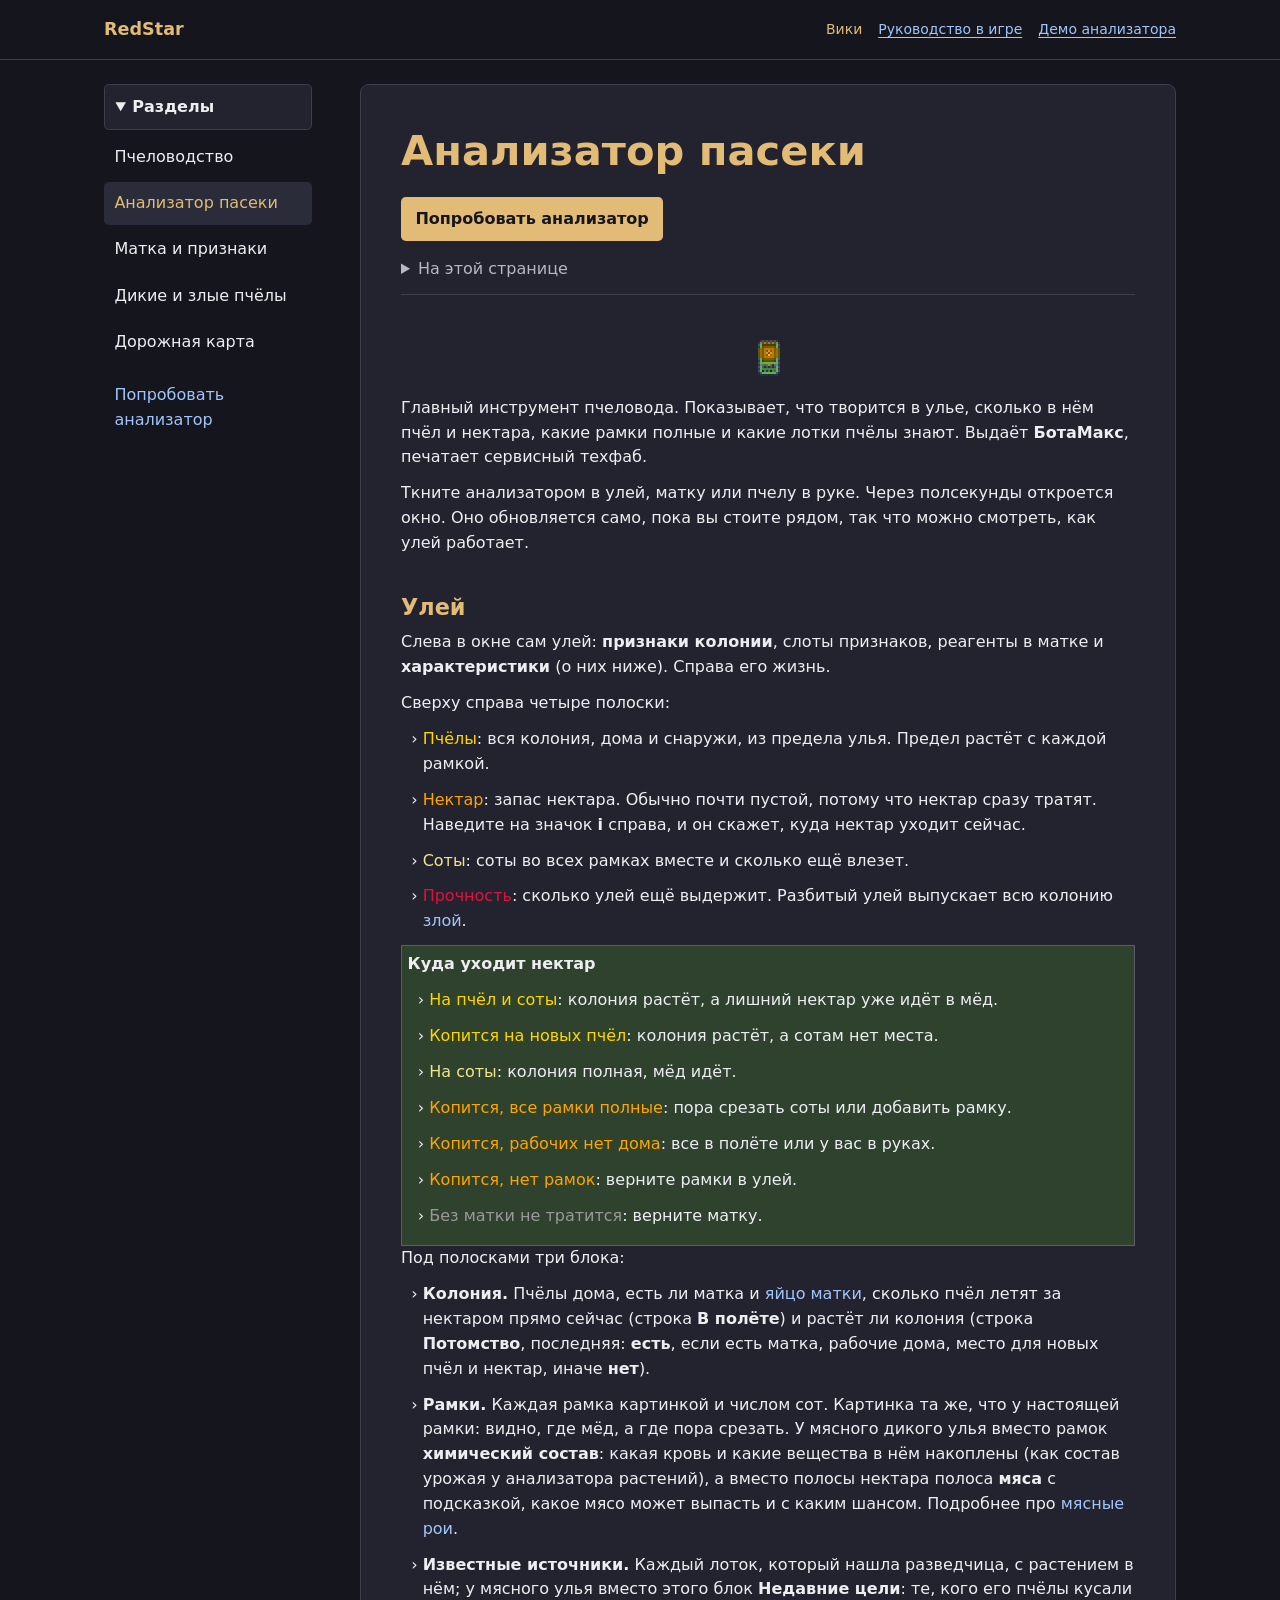
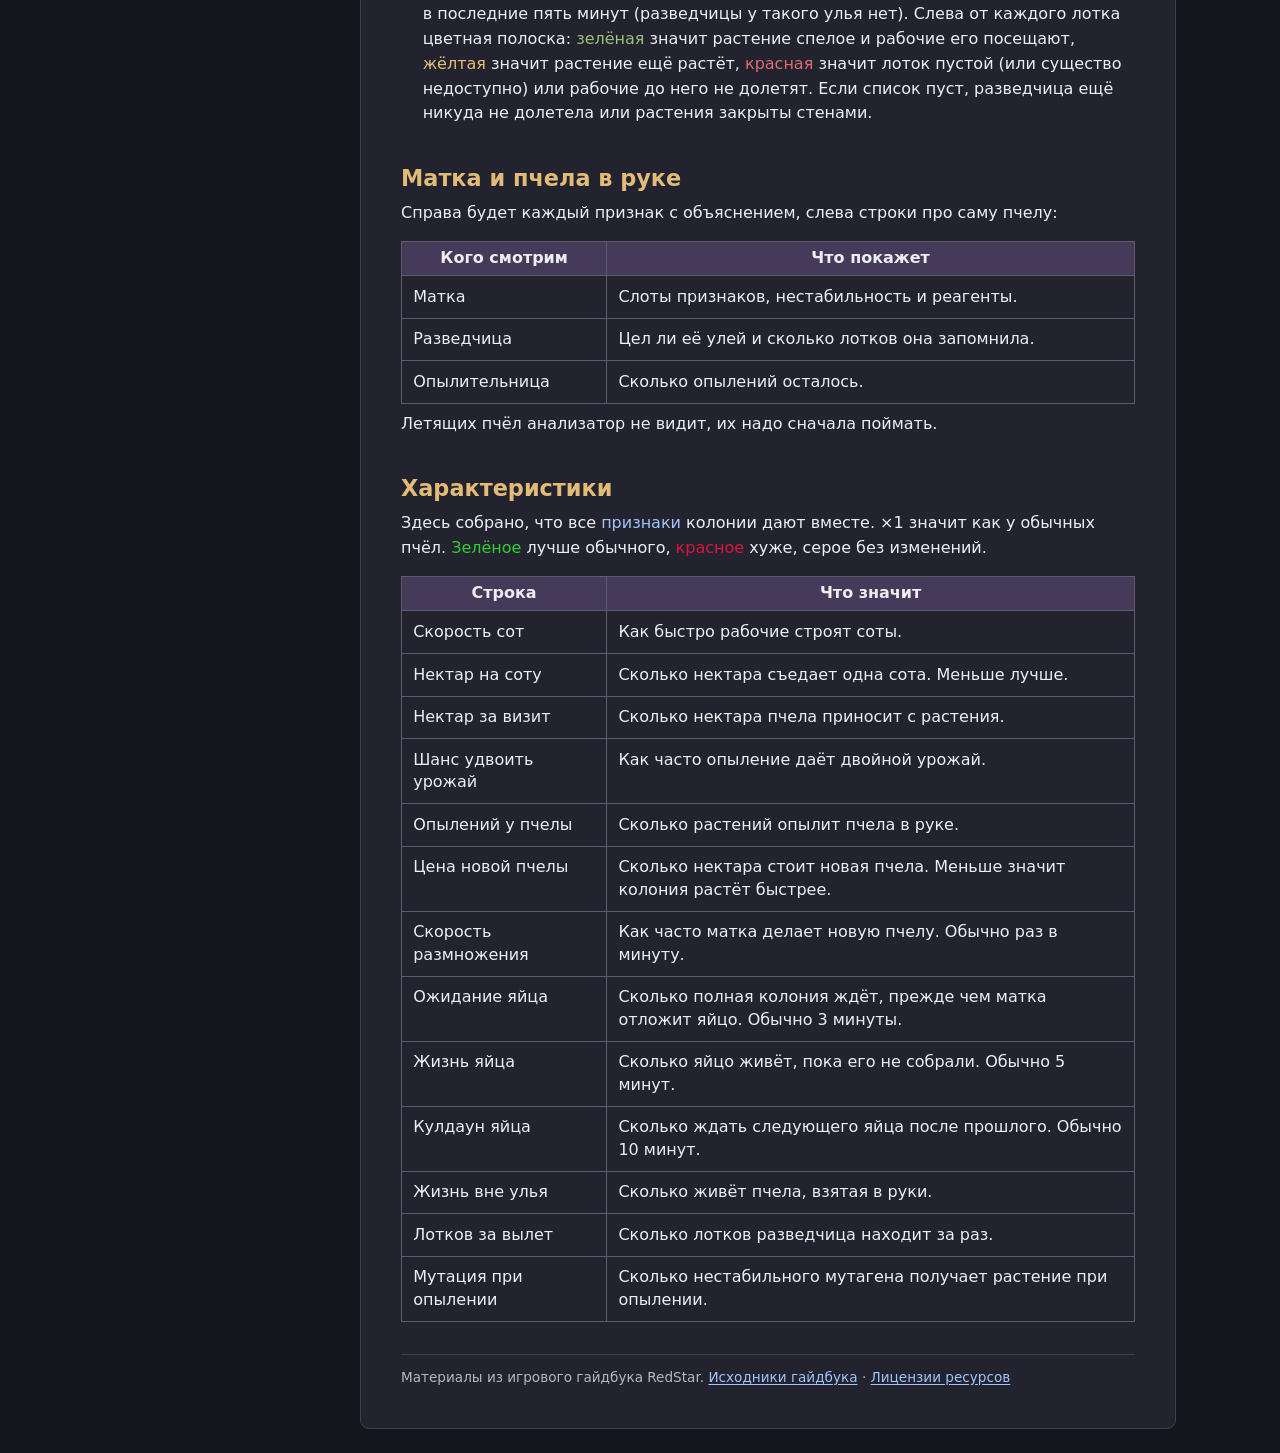
<file: analyzer-guide.html>
<!doctype html>
<html lang="ru">
<head>
  <meta charset="utf-8">
  <meta name="viewport" content="width=device-width, initial-scale=1">
  <title>Анализатор пасеки — RedStar</title>
  <link rel="stylesheet" href="wiki.css">
</head>
<body>
  <header class="site-header"><div>
    <a class="brand" href="index.html">RedStar</a>
    <nav class="site-links" aria-label="Разделы сайта">
      <span class="site-name" aria-current="page">Вики</span>
      <a class="game-guide-link" href="guidebook/index.html#BeekeepingAnalyzer">Руководство в игре</a>
      <a href="analyzer/index.html">Демо анализатора</a>
    </nav>
  </div></header>
  <div class="layout">
    <details class="sections">
      <summary>Разделы</summary>
      <nav class="section-links" aria-label="Разделы справочника">
        <a href="index.html">Пчеловодство</a>
        <a href="analyzer-guide.html" aria-current="page">Анализатор пасеки</a>
        <a href="queen.html">Матка и признаки</a>
        <a href="wild-hives.html">Дикие и злые пчёлы</a>
        <a href="roadmap.html">Дорожная карта</a>
        <a class="demo-link" href="analyzer/index.html">Попробовать анализатор</a>
      </nav>
    </details>
    <script>
      if (matchMedia('(min-width: 64rem)').matches) {
        document.currentScript.previousElementSibling.open = true;
      }
    </script>
    <main>
      <article>
        <h1>Анализатор пасеки</h1>
        <a class="play" href="analyzer/index.html">Попробовать анализатор</a>
        <details class="toc"><summary>На этой странице</summary><ul><li><a href="#section-1">Улей</a></li><li><a href="#section-2">Матка и пчела в руке</a></li><li><a href="#section-3">Характеристики</a></li></ul></details>
        <div class="doc"><div class="box h ha-center"><div class="ent"><img src="[data-uri]" alt="анализатор пасеки" width="64" height="64" style="width:64px;height:64px"></div></div><div class="rt">Главный инструмент пчеловода. Показывает, что творится в улье, сколько в нём пчёл и нектара, какие рамки полные и какие лотки пчёлы знают. Выдаёт <b>БотаМакс</b>, печатает сервисный техфаб.</div><div class="rt">Ткните анализатором в улей, матку или пчелу в руке. Через полсекунды откроется окно. Оно обновляется само, пока вы стоите рядом, так что можно смотреть, как улей работает.</div><h2 id="section-1">Улей</h2><div class="rt">Слева в окне сам улей: <b>признаки колонии</b>, слоты признаков, реагенты в матке и <b>характеристики</b> (о них ниже). Справа его жизнь.</div><div class="rt">Сверху справа четыре полоски:</div><div class="li"><span class="bul">  › </span><div class="rt"><span style="color:#FFD700">Пчёлы</span>: вся колония, дома и снаружи, из предела улья. Предел растёт с каждой рамкой.</div></div><div class="li"><span class="bul">  › </span><div class="rt"><span style="color:#FFA500">Нектар</span>: запас нектара. Обычно почти пустой, потому что нектар сразу тратят. Наведите на значок <b>i</b> справа, и он скажет, куда нектар уходит сейчас.</div></div><div class="li"><span class="bul">  › </span><div class="rt"><span style="color:#F0E68C">Соты</span>: соты во всех рамках вместе и сколько ещё влезет.</div></div><div class="li"><span class="bul">  › </span><div class="rt"><span style="color:#DC143C">Прочность</span>: сколько улей ещё выдержит. Разбитый улей выпускает всю колонию <a class="tl" href="wild-hives.html">злой</a>.</div></div><div class="cbox" style="--bg:#2e422e;border-color:#5B5C6E"><div class="box v ha-stretch"><div class="rt"><b>Куда уходит нектар</b></div><div class="li"><span class="bul">  › </span><div class="rt"><span style="color:#FFD700">На пчёл и соты</span>: колония растёт, а лишний нектар уже идёт в мёд.</div></div><div class="li"><span class="bul">  › </span><div class="rt"><span style="color:#FFD700">Копится на новых пчёл</span>: колония растёт, а сотам нет места.</div></div><div class="li"><span class="bul">  › </span><div class="rt"><span style="color:#F0E68C">На соты</span>: колония полная, мёд идёт.</div></div><div class="li"><span class="bul">  › </span><div class="rt"><span style="color:#FFA500">Копится, все рамки полные</span>: пора срезать соты или добавить рамку.</div></div><div class="li"><span class="bul">  › </span><div class="rt"><span style="color:#FFA500">Копится, рабочих нет дома</span>: все в полёте или у вас в руках.</div></div><div class="li"><span class="bul">  › </span><div class="rt"><span style="color:#FFA500">Копится, нет рамок</span>: верните рамки в улей.</div></div><div class="li"><span class="bul">  › </span><div class="rt"><span style="color:#9A9A9A">Без матки не тратится</span>: верните матку.</div></div></div></div><div class="rt">Под полосками три блока:</div><div class="li"><span class="bul">  › </span><div class="rt"><b>Колония.</b> Пчёлы дома, есть ли матка и <a class="tl" href="queen.html">яйцо матки</a>, сколько пчёл летят за нектаром прямо сейчас (строка <b>В полёте</b>) и растёт ли колония (строка <b>Потомство</b>, последняя: <b>есть</b>, если есть матка, рабочие дома, место для новых пчёл и нектар, иначе <b>нет</b>).</div></div><div class="li"><span class="bul">  › </span><div class="rt"><b>Рамки.</b> Каждая рамка картинкой и числом сот. Картинка та же, что у настоящей рамки: видно, где мёд, а где пора срезать. У мясного дикого улья вместо рамок <b>химический состав</b>: какая кровь и какие вещества в нём накоплены (как состав урожая у анализатора растений), а вместо полосы нектара полоса <b>мяса</b> с подсказкой, какое мясо может выпасть и с каким шансом. Подробнее про <a class="tl" href="wild-hives.html">мясные рои</a>.</div></div><div class="li"><span class="bul">  › </span><div class="rt"><b>Известные источники.</b> Каждый лоток, который нашла разведчица, с растением в нём; у мясного улья вместо этого блок <b>Недавние цели</b>: те, кого его пчёлы кусали в последние пять минут (разведчицы у такого улья нет). Слева от каждого лотка цветная полоска: <span style="color:#98C379">зелёная</span> значит растение спелое и рабочие его посещают, <span style="color:#E5C07B">жёлтая</span> значит растение ещё растёт, <span style="color:#E06C75">красная</span> значит лоток пустой (или существо недоступно) или рабочие до него не долетят. Если список пуст, разведчица ещё никуда не долетела или растения закрыты стенами.</div></div><h2 id="section-2">Матка и пчела в руке</h2><div class="rt">Справа будет каждый признак с объяснением, слева строки про саму пчелу:</div><div class="table-scroll"><table class="wiki-table wiki-table--descriptions">
<thead><tr><th scope="col"><div class="box h ha-center"><div class="rt"><b>Кого смотрим</b></div></div></th><th scope="col"><div class="box h ha-center"><div class="rt"><b>Что покажет</b></div></div></th></tr></thead>
<tbody>
<tr><td><div class="box h ha-left" style="margin:4px"><div class="rt">Матка</div></div></td><td><div class="box h ha-left" style="margin:4px"><div class="rt">Слоты признаков, нестабильность и реагенты.</div></div></td></tr>
<tr><td><div class="box h ha-left" style="margin:4px"><div class="rt">Разведчица</div></div></td><td><div class="box h ha-left" style="margin:4px"><div class="rt">Цел ли её улей и сколько лотков она запомнила.</div></div></td></tr>
<tr><td><div class="box h ha-left" style="margin:4px"><div class="rt">Опылительница</div></div></td><td><div class="box h ha-left" style="margin:4px"><div class="rt">Сколько опылений осталось.</div></div></td></tr>
</tbody>
</table></div><div class="rt">Летящих пчёл анализатор не видит, их надо сначала поймать.</div><h2 id="section-3">Характеристики</h2><div class="rt">Здесь собрано, что все <a class="tl" href="queen.html">признаки</a> колонии дают вместе. ×1 значит как у обычных пчёл. <span style="color:#32CD32">Зелёное</span> лучше обычного, <span style="color:#DC143C">красное</span> хуже, серое без изменений.</div><div class="table-scroll"><table class="wiki-table wiki-table--descriptions">
<thead><tr><th scope="col"><div class="box h ha-center"><div class="rt"><b>Строка</b></div></div></th><th scope="col"><div class="box h ha-center"><div class="rt"><b>Что значит</b></div></div></th></tr></thead>
<tbody>
<tr><td><div class="box h ha-left" style="margin:4px"><div class="rt">Скорость сот</div></div></td><td><div class="box h ha-left" style="margin:4px"><div class="rt">Как быстро рабочие строят соты.</div></div></td></tr>
<tr><td><div class="box h ha-left" style="margin:4px"><div class="rt">Нектар на соту</div></div></td><td><div class="box h ha-left" style="margin:4px"><div class="rt">Сколько нектара съедает одна сота. Меньше лучше.</div></div></td></tr>
<tr><td><div class="box h ha-left" style="margin:4px"><div class="rt">Нектар за визит</div></div></td><td><div class="box h ha-left" style="margin:4px"><div class="rt">Сколько нектара пчела приносит с растения.</div></div></td></tr>
<tr><td><div class="box h ha-left" style="margin:4px"><div class="rt">Шанс удвоить урожай</div></div></td><td><div class="box h ha-left" style="margin:4px"><div class="rt">Как часто опыление даёт двойной урожай.</div></div></td></tr>
<tr><td><div class="box h ha-left" style="margin:4px"><div class="rt">Опылений у пчелы</div></div></td><td><div class="box h ha-left" style="margin:4px"><div class="rt">Сколько растений опылит пчела в руке.</div></div></td></tr>
<tr><td><div class="box h ha-left" style="margin:4px"><div class="rt">Цена новой пчелы</div></div></td><td><div class="box h ha-left" style="margin:4px"><div class="rt">Сколько нектара стоит новая пчела. Меньше значит колония растёт быстрее.</div></div></td></tr>
<tr><td><div class="box h ha-left" style="margin:4px"><div class="rt">Скорость размножения</div></div></td><td><div class="box h ha-left" style="margin:4px"><div class="rt">Как часто матка делает новую пчелу. Обычно раз в минуту.</div></div></td></tr>
<tr><td><div class="box h ha-left" style="margin:4px"><div class="rt">Ожидание яйца</div></div></td><td><div class="box h ha-left" style="margin:4px"><div class="rt">Сколько полная колония ждёт, прежде чем матка отложит яйцо. Обычно 3 минуты.</div></div></td></tr>
<tr><td><div class="box h ha-left" style="margin:4px"><div class="rt">Жизнь яйца</div></div></td><td><div class="box h ha-left" style="margin:4px"><div class="rt">Сколько яйцо живёт, пока его не собрали. Обычно 5 минут.</div></div></td></tr>
<tr><td><div class="box h ha-left" style="margin:4px"><div class="rt">Кулдаун яйца</div></div></td><td><div class="box h ha-left" style="margin:4px"><div class="rt">Сколько ждать следующего яйца после прошлого. Обычно 10 минут.</div></div></td></tr>
<tr><td><div class="box h ha-left" style="margin:4px"><div class="rt">Жизнь вне улья</div></div></td><td><div class="box h ha-left" style="margin:4px"><div class="rt">Сколько живёт пчела, взятая в руки.</div></div></td></tr>
<tr><td><div class="box h ha-left" style="margin:4px"><div class="rt">Лотков за вылет</div></div></td><td><div class="box h ha-left" style="margin:4px"><div class="rt">Сколько лотков разведчица находит за раз.</div></div></td></tr>
<tr><td><div class="box h ha-left" style="margin:4px"><div class="rt">Мутация при опылении</div></div></td><td><div class="box h ha-left" style="margin:4px"><div class="rt">Сколько нестабильного мутагена получает растение при опылении.</div></div></td></tr>
</tbody>
</table></div></div>
        <footer class="source">Материалы из игрового гайдбука RedStar. <a href="https://github.com/KAVALDi/RedStar/tree/master/Resources/ServerInfo/_RedStar/Guidebook/Service">Исходники гайдбука</a> · <a href="https://github.com/KAVALDi/RedStar/blob/master/LICENSE.md">Лицензии ресурсов</a></footer>
      </article>
    </main>
  </div>
</body>
</html>
</file>
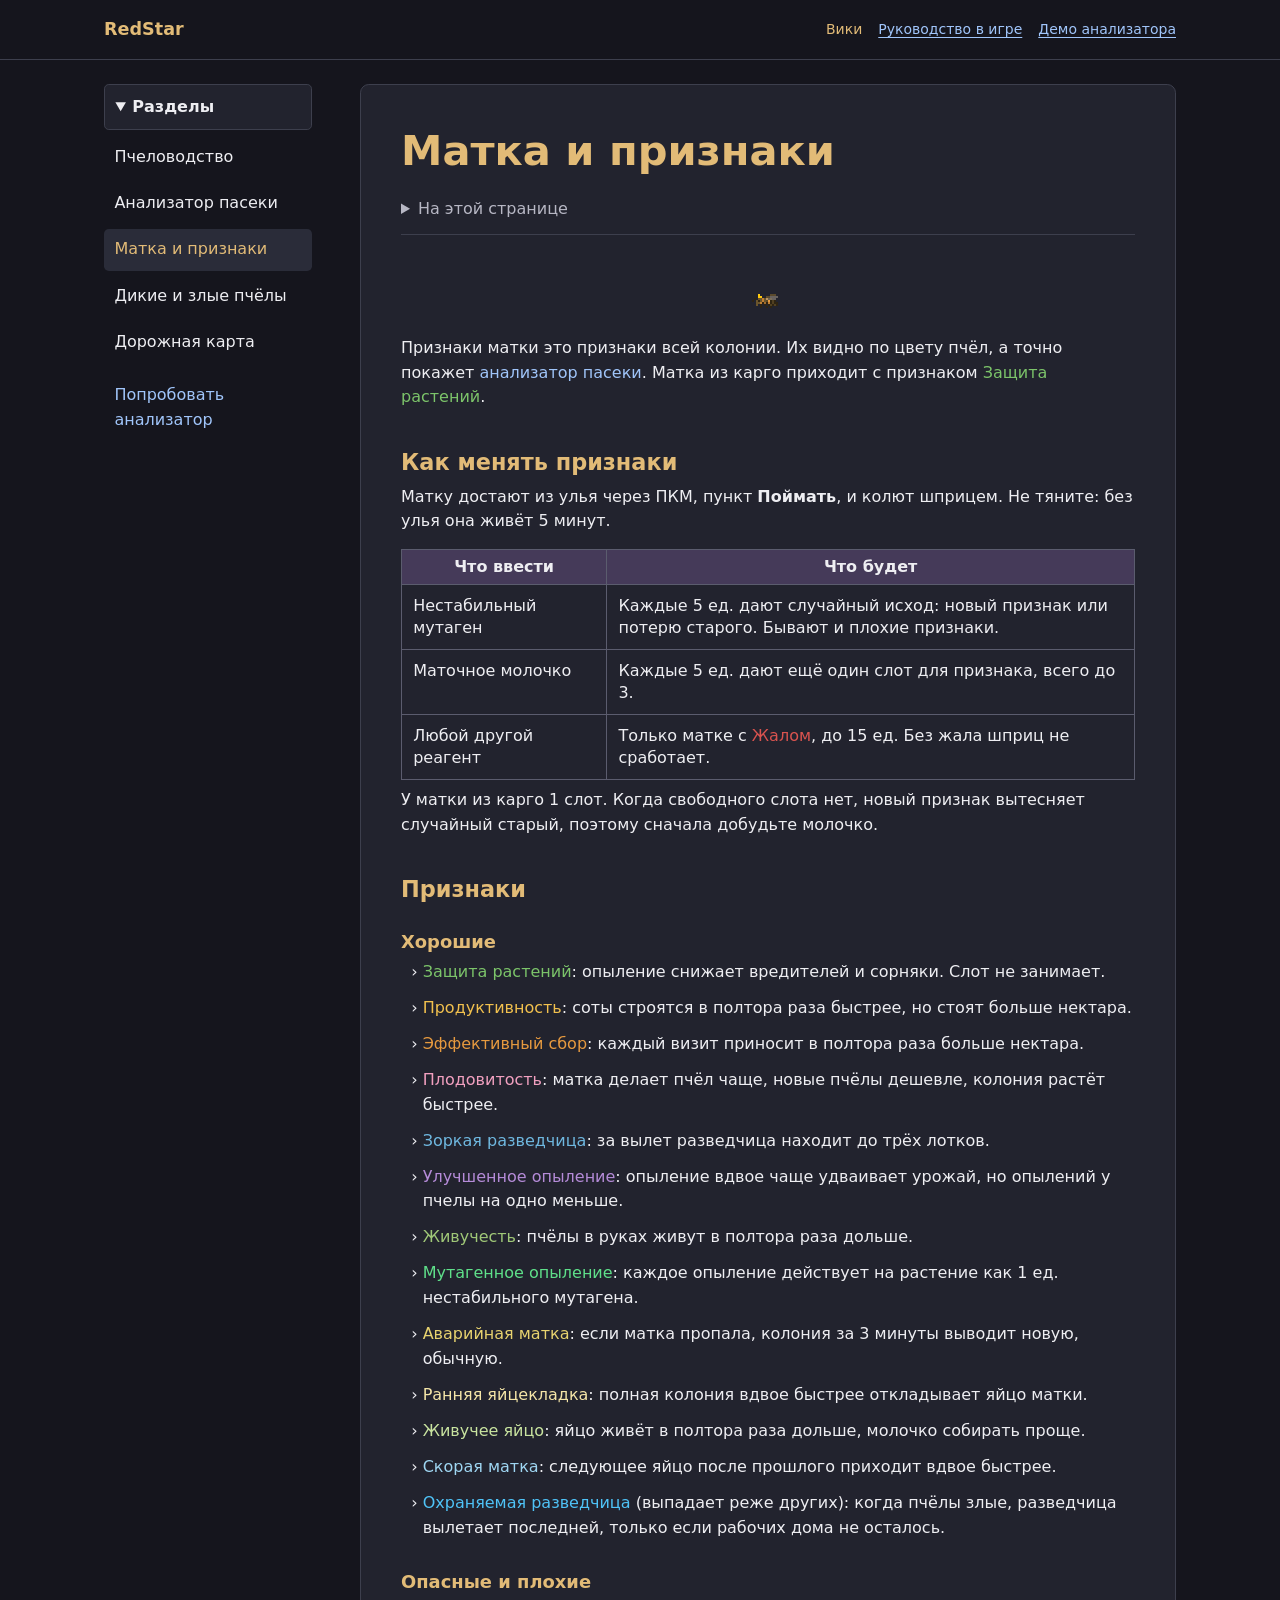
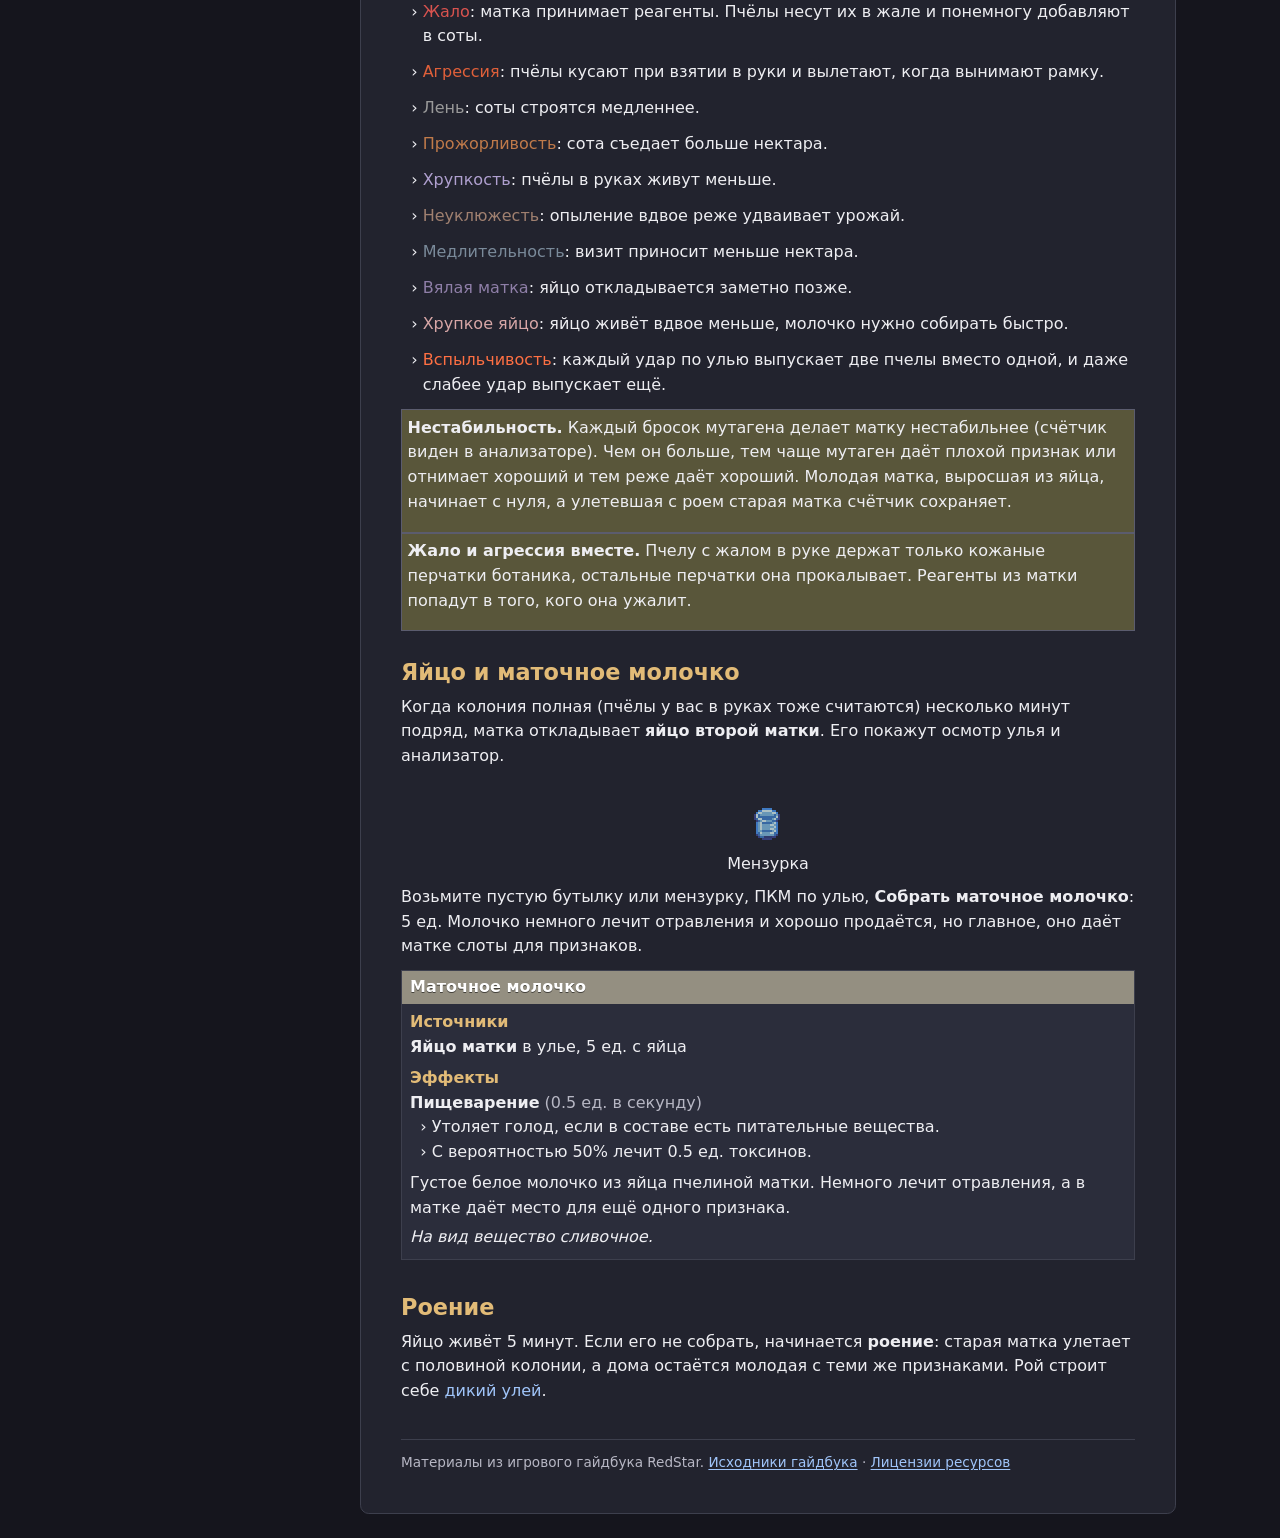
<file: queen.html>
<!doctype html>
<html lang="ru">
<head>
  <meta charset="utf-8">
  <meta name="viewport" content="width=device-width, initial-scale=1">
  <title>Матка и признаки — RedStar</title>
  <link rel="stylesheet" href="wiki.css">
</head>
<body>
  <header class="site-header"><div>
    <a class="brand" href="index.html">RedStar</a>
    <nav class="site-links" aria-label="Разделы сайта">
      <span class="site-name" aria-current="page">Вики</span>
      <a class="game-guide-link" href="guidebook/index.html#BeekeepingQueen">Руководство в игре</a>
      <a href="analyzer/index.html">Демо анализатора</a>
    </nav>
  </div></header>
  <div class="layout">
    <details class="sections">
      <summary>Разделы</summary>
      <nav class="section-links" aria-label="Разделы справочника">
        <a href="index.html">Пчеловодство</a>
        <a href="analyzer-guide.html">Анализатор пасеки</a>
        <a href="queen.html" aria-current="page">Матка и признаки</a>
        <a href="wild-hives.html">Дикие и злые пчёлы</a>
        <a href="roadmap.html">Дорожная карта</a>
        <a class="demo-link" href="analyzer/index.html">Попробовать анализатор</a>
      </nav>
    </details>
    <script>
      if (matchMedia('(min-width: 64rem)').matches) {
        document.currentScript.previousElementSibling.open = true;
      }
    </script>
    <main>
      <article>
        <h1>Матка и признаки</h1>

        <details class="toc"><summary>На этой странице</summary><ul><li><a href="#section-1">Как менять признаки</a></li><li><a href="#section-2">Признаки</a></li><li><a href="#section-5">Яйцо и маточное молочко</a></li><li><a href="#section-6">Роение</a></li></ul></details>
        <div class="doc"><div class="box h ha-center"><div class="ent"><img src="[data-uri]" alt="пчелиная матка" width="64" height="64" style="width:64px;height:64px"></div></div><div class="rt">Признаки матки это признаки всей колонии. Их видно по цвету пчёл, а точно покажет <a class="tl" href="analyzer-guide.html">анализатор пасеки</a>. Матка из карго приходит с признаком <span style="color:#7CC46A">Защита растений</span>.</div><h2 id="section-1">Как менять признаки</h2><div class="rt">Матку достают из улья через ПКМ, пункт <b>Поймать</b>, и колют шприцем. Не тяните: без улья она живёт 5 минут.</div><div class="table-scroll"><table class="wiki-table wiki-table--descriptions">
<thead><tr><th scope="col"><div class="box h ha-center"><div class="rt"><b>Что ввести</b></div></div></th><th scope="col"><div class="box h ha-center"><div class="rt"><b>Что будет</b></div></div></th></tr></thead>
<tbody>
<tr><td><div class="box h ha-left" style="margin:4px"><div class="rt">Нестабильный мутаген</div></div></td><td><div class="box h ha-left" style="margin:4px"><div class="rt">Каждые <span class="pd">5</span> ед. дают случайный исход: новый признак или потерю старого. Бывают и плохие признаки.</div></div></td></tr>
<tr><td><div class="box h ha-left" style="margin:4px"><div class="rt">Маточное молочко</div></div></td><td><div class="box h ha-left" style="margin:4px"><div class="rt">Каждые <span class="pd">5</span> ед. дают ещё один слот для признака, всего до <span class="pd">3</span>.</div></div></td></tr>
<tr><td><div class="box h ha-left" style="margin:4px"><div class="rt">Любой другой реагент</div></div></td><td><div class="box h ha-left" style="margin:4px"><div class="rt">Только матке с <span style="color:#D9534F">Жалом</span>, до <span class="pd">15</span> ед. Без жала шприц не сработает.</div></div></td></tr>
</tbody>
</table></div><div class="rt">У матки из карго <span class="pd">1</span> слот. Когда свободного слота нет, новый признак вытесняет случайный старый, поэтому сначала добудьте молочко.</div><h2 id="section-2">Признаки</h2><h3 id="section-3">Хорошие</h3><div class="li"><span class="bul">  › </span><div class="rt"><span style="color:#7CC46A">Защита растений</span>: опыление снижает вредителей и сорняки. Слот не занимает.</div></div><div class="li"><span class="bul">  › </span><div class="rt"><span style="color:#F2C14E">Продуктивность</span>: соты строятся в полтора раза быстрее, но стоят больше нектара.</div></div><div class="li"><span class="bul">  › </span><div class="rt"><span style="color:#E79A3F">Эффективный сбор</span>: каждый визит приносит в полтора раза больше нектара.</div></div><div class="li"><span class="bul">  › </span><div class="rt"><span style="color:#F2A0C0">Плодовитость</span>: матка делает пчёл чаще, новые пчёлы дешевле, колония растёт быстрее.</div></div><div class="li"><span class="bul">  › </span><div class="rt"><span style="color:#6FB8E0">Зоркая разведчица</span>: за вылет разведчица находит до трёх лотков.</div></div><div class="li"><span class="bul">  › </span><div class="rt"><span style="color:#B58BD8">Улучшенное опыление</span>: опыление вдвое чаще удваивает урожай, но опылений у пчелы на одно меньше.</div></div><div class="li"><span class="bul">  › </span><div class="rt"><span style="color:#A0C878">Живучесть</span>: пчёлы в руках живут в полтора раза дольше.</div></div><div class="li"><span class="bul">  › </span><div class="rt"><span style="color:#5FE08A">Мутагенное опыление</span>: каждое опыление действует на растение как 1 ед. нестабильного мутагена.</div></div><div class="li"><span class="bul">  › </span><div class="rt"><span style="color:#E8D36F">Аварийная матка</span>: если матка пропала, колония за 3 минуты выводит новую, обычную.</div></div><div class="li"><span class="bul">  › </span><div class="rt"><span style="color:#F5E6A8">Ранняя яйцекладка</span>: полная колония вдвое быстрее откладывает яйцо матки.</div></div><div class="li"><span class="bul">  › </span><div class="rt"><span style="color:#C9E4A0">Живучее яйцо</span>: яйцо живёт в полтора раза дольше, молочко собирать проще.</div></div><div class="li"><span class="bul">  › </span><div class="rt"><span style="color:#9FD6F2">Скорая матка</span>: следующее яйцо после прошлого приходит вдвое быстрее.</div></div><div class="li"><span class="bul">  › </span><div class="rt"><span style="color:#4FC3F7">Охраняемая разведчица</span> (выпадает реже других): когда пчёлы злые, разведчица вылетает последней, только если рабочих дома не осталось.</div></div><h3 id="section-4">Опасные и плохие</h3><div class="li"><span class="bul">  › </span><div class="rt"><span style="color:#D9534F">Жало</span>: матка принимает реагенты. Пчёлы несут их в жале и понемногу добавляют в соты.</div></div><div class="li"><span class="bul">  › </span><div class="rt"><span style="color:#E0603A">Агрессия</span>: пчёлы кусают при взятии в руки и вылетают, когда вынимают рамку.</div></div><div class="li"><span class="bul">  › </span><div class="rt"><span style="color:#9A9A9A">Лень</span>: соты строятся медленнее.</div></div><div class="li"><span class="bul">  › </span><div class="rt"><span style="color:#C07A4A">Прожорливость</span>: сота съедает больше нектара.</div></div><div class="li"><span class="bul">  › </span><div class="rt"><span style="color:#B0A0D0">Хрупкость</span>: пчёлы в руках живут меньше.</div></div><div class="li"><span class="bul">  › </span><div class="rt"><span style="color:#A08070">Неуклюжесть</span>: опыление вдвое реже удваивает урожай.</div></div><div class="li"><span class="bul">  › </span><div class="rt"><span style="color:#7A8A9A">Медлительность</span>: визит приносит меньше нектара.</div></div><div class="li"><span class="bul">  › </span><div class="rt"><span style="color:#8F7FA8">Вялая матка</span>: яйцо откладывается заметно позже.</div></div><div class="li"><span class="bul">  › </span><div class="rt"><span style="color:#D8A7A7">Хрупкое яйцо</span>: яйцо живёт вдвое меньше, молочко нужно собирать быстро.</div></div><div class="li"><span class="bul">  › </span><div class="rt"><span style="color:#FF7043">Вспыльчивость</span>: каждый удар по улью выпускает две пчелы вместо одной, и даже слабее удар выпускает ещё.</div></div><div class="cbox" style="--bg:#59563a;border-color:#5B5C6E"><div class="box v ha-stretch"><div class="rt"><b>Нестабильность.</b> Каждый бросок мутагена делает матку нестабильнее (счётчик виден в анализаторе). Чем он больше, тем чаще мутаген даёт плохой признак или отнимает хороший и тем реже даёт хороший. Молодая матка, выросшая из яйца, начинает с нуля, а улетевшая с роем старая матка счётчик сохраняет.</div></div></div><div class="cbox" style="--bg:#59563a;border-color:#5B5C6E"><div class="box v ha-stretch"><div class="rt"><b>Жало и агрессия вместе.</b> Пчелу с жалом в руке держат только кожаные перчатки ботаника, остальные перчатки она прокалывает. Реагенты из матки попадут в того, кого она ужалит.</div></div></div><h2 id="section-5">Яйцо и маточное молочко</h2><div class="rt">Когда колония полная (пчёлы у вас в руках тоже считаются) несколько минут подряд, матка откладывает <b>яйцо второй матки</b>. Его покажут осмотр улья и анализатор.</div><div class="box h ha-center"><div class="ent"><img src="[data-uri]" alt="мензурка" width="64" height="64" style="width:64px;height:64px"><div class="cap">Мензурка</div></div></div><div class="rt">Возьмите пустую бутылку или мензурку, ПКМ по улью, <b>Собрать маточное молочко</b>: <span class="pd">5</span> ед. Молочко немного лечит отравления и хорошо продаётся, но главное, оно даёт матке слоты для признаков.</div><div class="box h ha-center"><div class="reag"><div class="rg"><div class="rgh" style="--rc:#F2E8C4"><span>Маточное молочко</span></div><div class="rgb">
<div class="rsec"><div class="rt">Источники</div><div><b>Яйцо матки</b> в улье, 5 ед. с яйца</div></div>
<div class="rsec"><div class="rt">Эффекты</div><div><b>Пищеварение</b> <span class="gray">(0.5 ед. в секунду)</span></div>
<div class="li"><span class="bul">  › </span><span class="lt">Утоляет голод, если в составе есть питательные вещества.</span></div>
<div class="li"><span class="bul">  › </span><span class="lt">С вероятностью 50% лечит 0.5 ед. токсинов.</span></div></div>
<p>Густое белое молочко из яйца пчелиной матки. Немного лечит отравления, а в матке даёт место для ещё одного признака.</p>
<p><i>На вид вещество сливочное.</i></p></div></div></div></div><h2 id="section-6">Роение</h2><div class="rt">Яйцо живёт 5 минут. Если его не собрать, начинается <b>роение</b>: старая матка улетает с половиной колонии, а дома остаётся молодая с теми же признаками. Рой строит себе <a class="tl" href="wild-hives.html">дикий улей</a>.</div></div>
        <footer class="source">Материалы из игрового гайдбука RedStar. <a href="https://github.com/KAVALDi/RedStar/tree/master/Resources/ServerInfo/_RedStar/Guidebook/Service">Исходники гайдбука</a> · <a href="https://github.com/KAVALDi/RedStar/blob/master/LICENSE.md">Лицензии ресурсов</a></footer>
      </article>
    </main>
  </div>
</body>
</html>
</file>
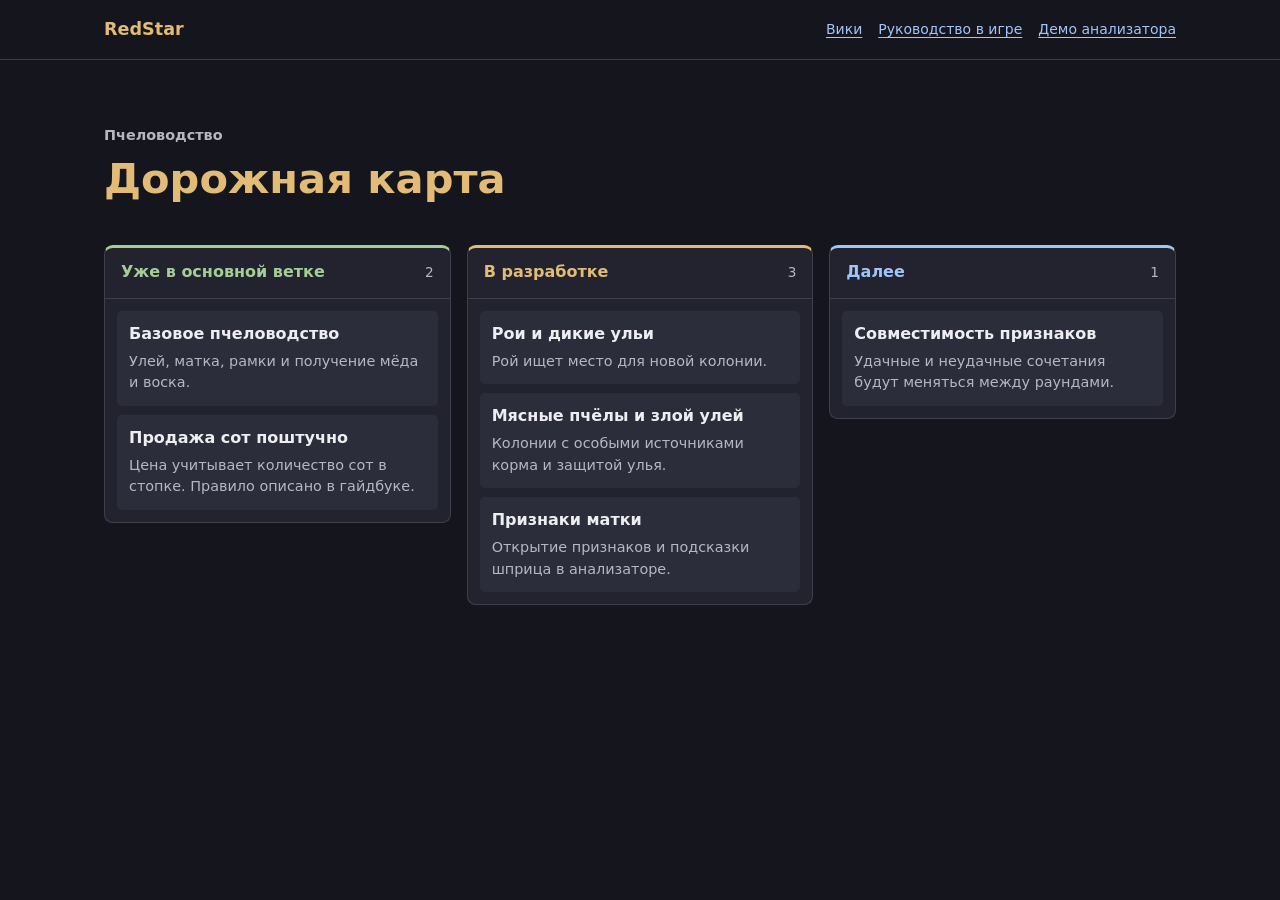
<file: roadmap.html>
<!doctype html>
<html lang="ru">
<head>
  <meta charset="utf-8">
  <meta name="viewport" content="width=device-width, initial-scale=1">
  <title>Дорожная карта — RedStar</title>
  <link rel="stylesheet" href="wiki.css">
  <link rel="stylesheet" href="roadmap.css">
</head>
<body>
  <header class="site-header"><div>
    <a class="brand" href="index.html">RedStar</a>
    <nav class="site-links" aria-label="Разделы сайта">
      <a href="index.html">Вики</a>
      <a href="guidebook/index.html">Руководство в игре</a>
      <a href="analyzer/index.html">Демо анализатора</a>
    </nav>
  </div></header>
  <main class="roadmap">
    <p class="roadmap-kicker">Пчеловодство</p>
    <h1>Дорожная карта</h1>
    <div class="roadmap-grid">
<section class="roadmap-column" data-phase="shipped">
<header><h2>Уже в основной ветке</h2><span class="roadmap-count">2</span></header>
<ul><li><h3>Базовое пчеловодство</h3><p>Улей, матка, рамки и получение мёда и воска.</p></li>
<li><h3>Продажа сот поштучно</h3><p>Цена учитывает количество сот в стопке. Правило описано в гайдбуке.</p></li></ul>
</section>
<section class="roadmap-column" data-phase="active">
<header><h2>В разработке</h2><span class="roadmap-count">3</span></header>
<ul><li><h3>Рои и дикие ульи</h3><p>Рой ищет место для новой колонии.</p></li>
<li><h3>Мясные пчёлы и злой улей</h3><p>Колонии с особыми источниками корма и защитой улья.</p></li>
<li><h3>Признаки матки</h3><p>Открытие признаков и подсказки шприца в анализаторе.</p></li></ul>
</section>
<section class="roadmap-column" data-phase="next">
<header><h2>Далее</h2><span class="roadmap-count">1</span></header>
<ul><li><h3>Совместимость признаков</h3><p>Удачные и неудачные сочетания будут меняться между раундами.</p></li></ul>
</section>
    </div>
  </main>
</body>
</html>
</file>
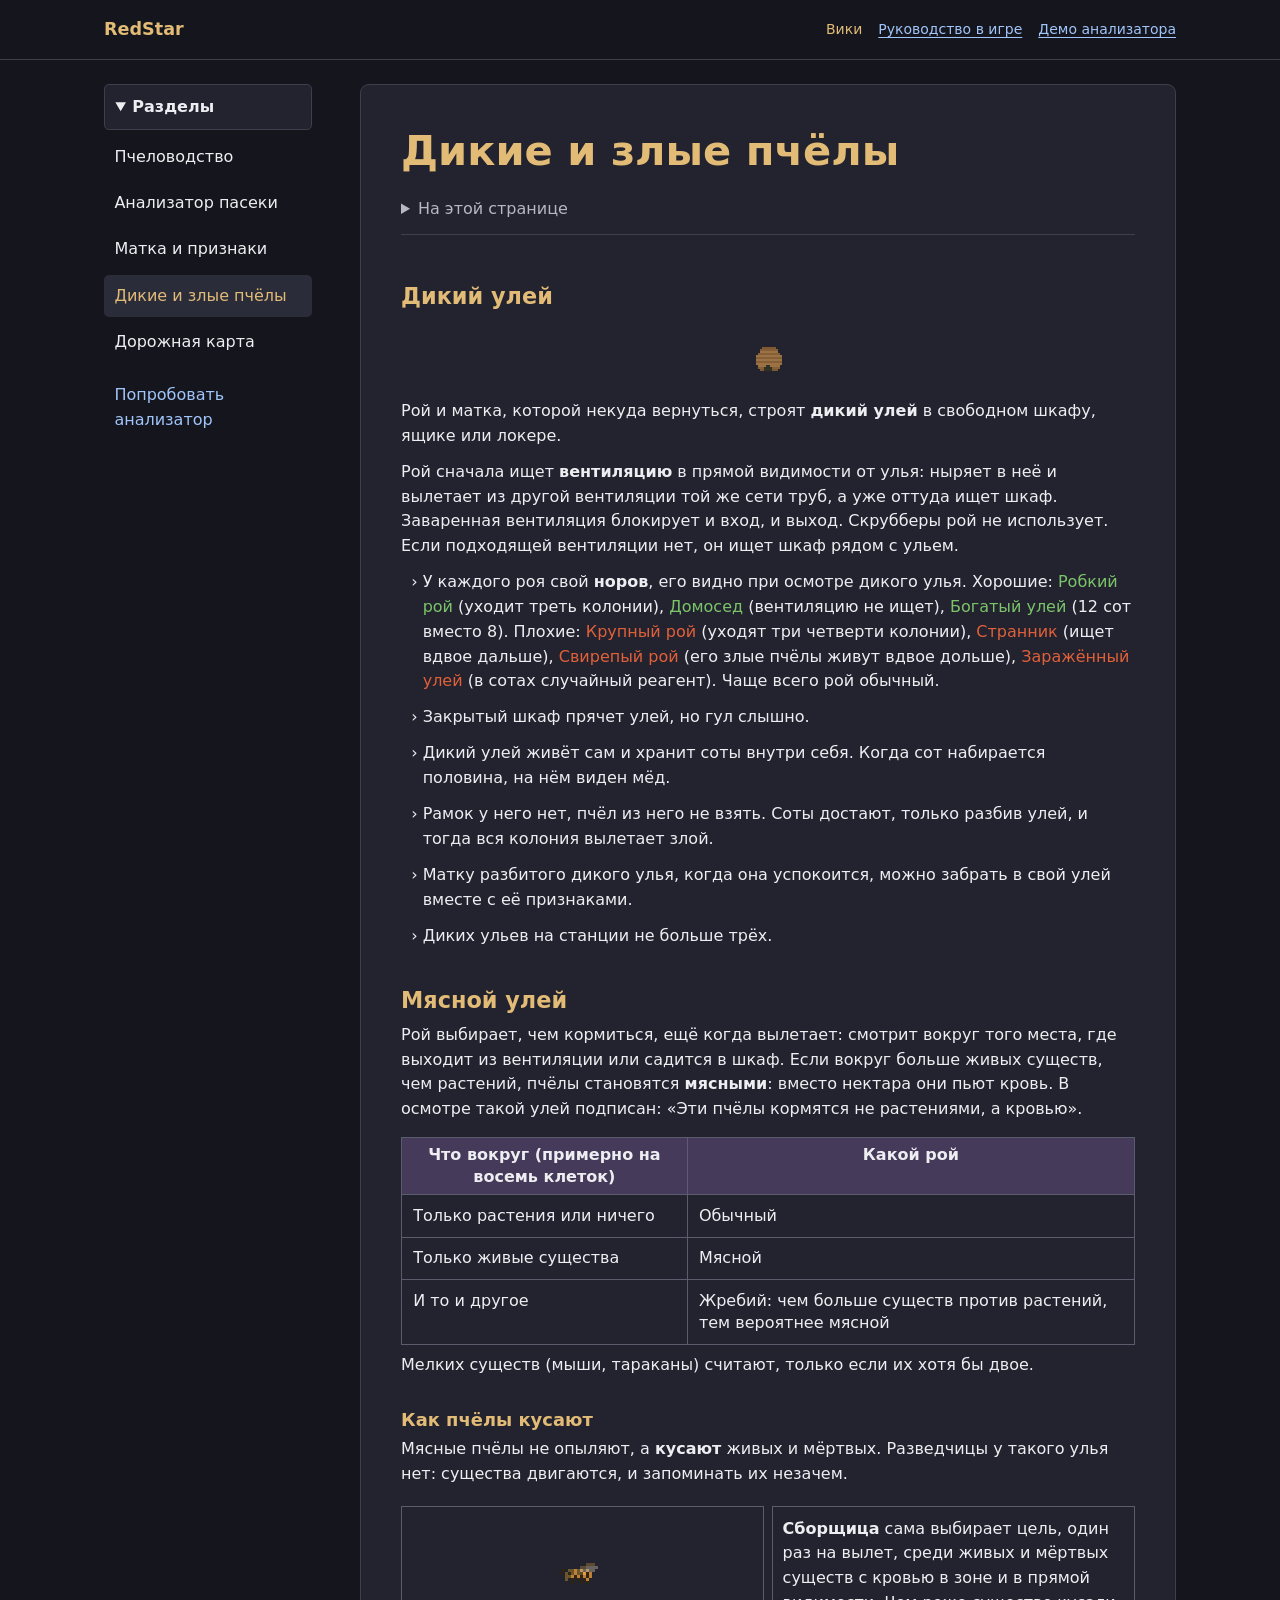
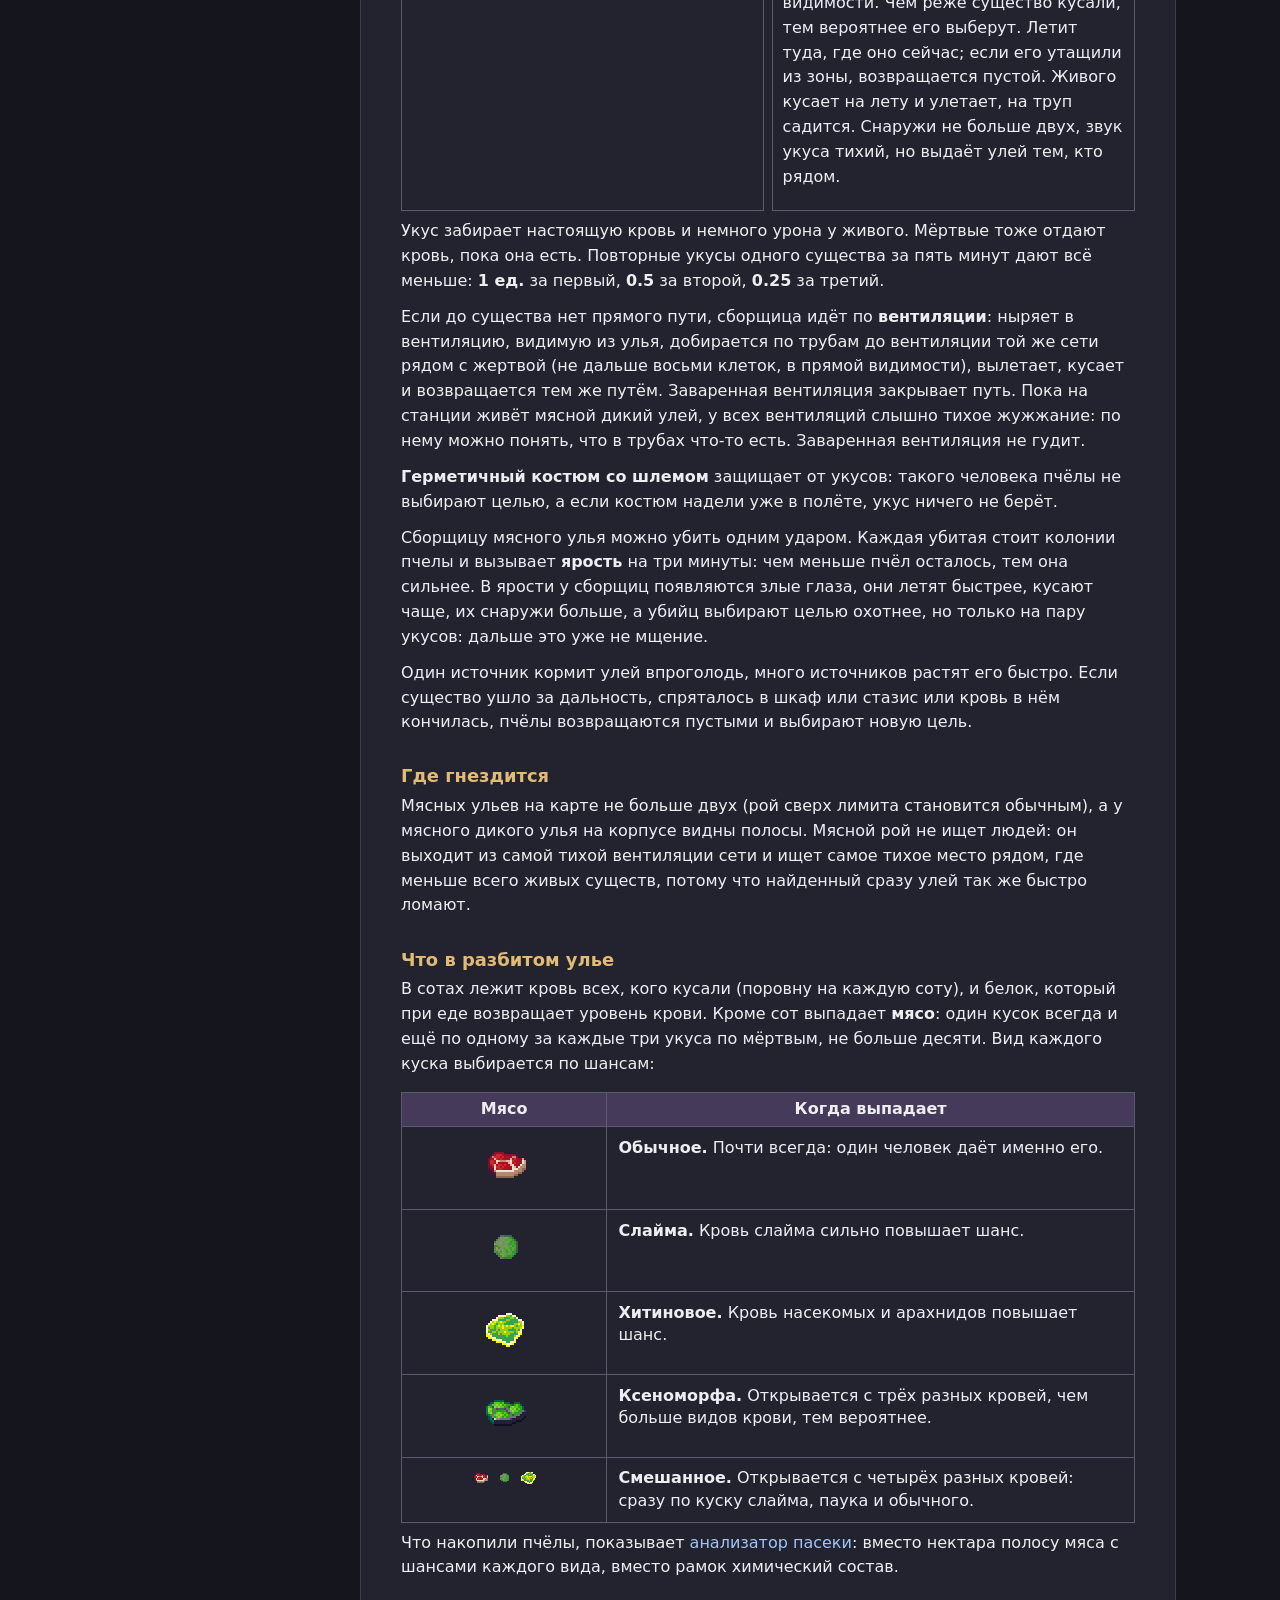
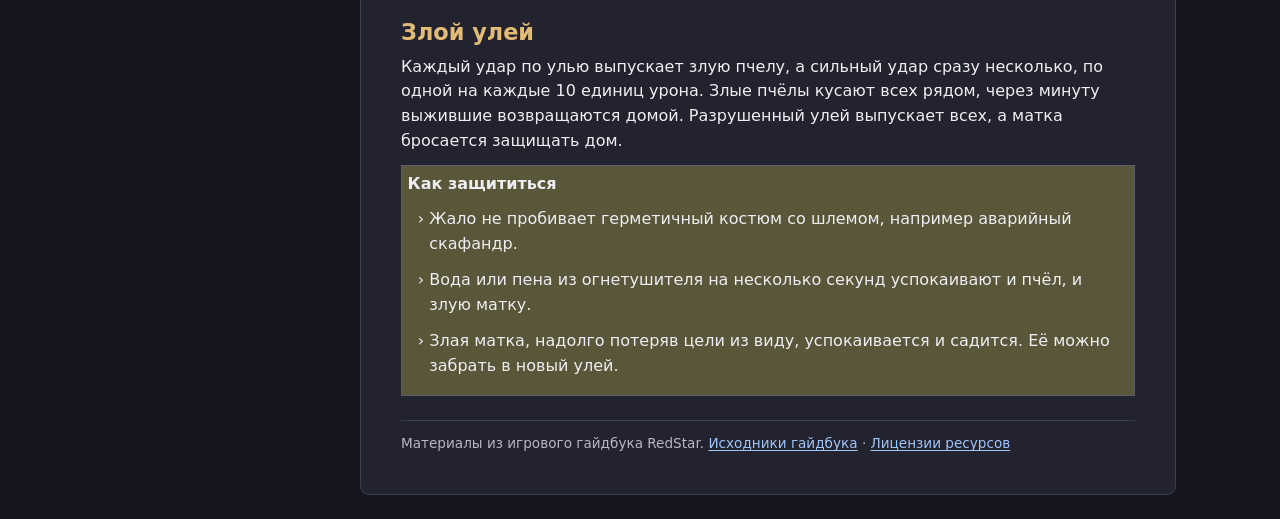
<file: wild-hives.html>
<!doctype html>
<html lang="ru">
<head>
  <meta charset="utf-8">
  <meta name="viewport" content="width=device-width, initial-scale=1">
  <title>Дикие и злые пчёлы — RedStar</title>
  <link rel="stylesheet" href="wiki.css">
</head>
<body>
  <header class="site-header"><div>
    <a class="brand" href="index.html">RedStar</a>
    <nav class="site-links" aria-label="Разделы сайта">
      <span class="site-name" aria-current="page">Вики</span>
      <a class="game-guide-link" href="guidebook/index.html#BeekeepingWild">Руководство в игре</a>
      <a href="analyzer/index.html">Демо анализатора</a>
    </nav>
  </div></header>
  <div class="layout">
    <details class="sections">
      <summary>Разделы</summary>
      <nav class="section-links" aria-label="Разделы справочника">
        <a href="index.html">Пчеловодство</a>
        <a href="analyzer-guide.html">Анализатор пасеки</a>
        <a href="queen.html">Матка и признаки</a>
        <a href="wild-hives.html" aria-current="page">Дикие и злые пчёлы</a>
        <a href="roadmap.html">Дорожная карта</a>
        <a class="demo-link" href="analyzer/index.html">Попробовать анализатор</a>
      </nav>
    </details>
    <script>
      if (matchMedia('(min-width: 64rem)').matches) {
        document.currentScript.previousElementSibling.open = true;
      }
    </script>
    <main>
      <article>
        <h1>Дикие и злые пчёлы</h1>

        <details class="toc"><summary>На этой странице</summary><ul><li><a href="#section-1">Дикий улей</a></li><li><a href="#section-2">Мясной улей</a></li><li><a href="#section-6">Злой улей</a></li></ul></details>
        <div class="doc"><h2 id="section-1">Дикий улей</h2><div class="box h ha-center"><div class="ent"><img src="[data-uri]" alt="дикий улей" width="64" height="64" style="width:64px;height:64px"></div></div><div class="rt">Рой и матка, которой некуда вернуться, строят <b>дикий улей</b> в свободном шкафу, ящике или локере.</div><div class="rt">Рой сначала ищет <b>вентиляцию</b> в прямой видимости от улья: ныряет в неё и вылетает из другой вентиляции той же сети труб, а уже оттуда ищет шкаф. Заваренная вентиляция блокирует и вход, и выход. Скрубберы рой не использует. Если подходящей вентиляции нет, он ищет шкаф рядом с ульем.</div><div class="li"><span class="bul">  › </span><div class="rt">У каждого роя свой <b>норов</b>, его видно при осмотре дикого улья. Хорошие: <span style="color:#7CC46A">Робкий рой</span> (уходит треть колонии), <span style="color:#7CC46A">Домосед</span> (вентиляцию не ищет), <span style="color:#7CC46A">Богатый улей</span> (12 сот вместо 8). Плохие: <span style="color:#E0603A">Крупный рой</span> (уходят три четверти колонии), <span style="color:#E0603A">Странник</span> (ищет вдвое дальше), <span style="color:#E0603A">Свирепый рой</span> (его злые пчёлы живут вдвое дольше), <span style="color:#E0603A">Заражённый улей</span> (в сотах случайный реагент). Чаще всего рой обычный.</div></div><div class="li"><span class="bul">  › </span><div class="rt">Закрытый шкаф прячет улей, но гул слышно.</div></div><div class="li"><span class="bul">  › </span><div class="rt">Дикий улей живёт сам и хранит соты внутри себя. Когда сот набирается половина, на нём виден мёд.</div></div><div class="li"><span class="bul">  › </span><div class="rt">Рамок у него нет, пчёл из него не взять. Соты достают, только разбив улей, и тогда вся колония вылетает злой.</div></div><div class="li"><span class="bul">  › </span><div class="rt">Матку разбитого дикого улья, когда она успокоится, можно забрать в свой улей вместе с её признаками.</div></div><div class="li"><span class="bul">  › </span><div class="rt">Диких ульев на станции не больше трёх.</div></div><h2 id="section-2">Мясной улей</h2><div class="rt">Рой выбирает, чем кормиться, ещё когда вылетает: смотрит вокруг того места, где выходит из вентиляции или садится в шкаф. Если вокруг больше живых существ, чем растений, пчёлы становятся <b>мясными</b>: вместо нектара они пьют кровь. В осмотре такой улей подписан: «Эти пчёлы кормятся не растениями, а кровью».</div><div class="table-scroll"><table class="wiki-table">
<thead><tr><th scope="col"><div class="box h ha-center"><div class="rt"><b>Что вокруг (примерно на восемь клеток)</b></div></div></th><th scope="col"><div class="box h ha-center"><div class="rt"><b>Какой рой</b></div></div></th></tr></thead>
<tbody>
<tr><td><div class="box h ha-left" style="margin:4px"><div class="rt">Только растения или ничего</div></div></td><td><div class="box h ha-left" style="margin:4px"><div class="rt">Обычный</div></div></td></tr>
<tr><td><div class="box h ha-left" style="margin:4px"><div class="rt">Только живые существа</div></div></td><td><div class="box h ha-left" style="margin:4px"><div class="rt">Мясной</div></div></td></tr>
<tr><td><div class="box h ha-left" style="margin:4px"><div class="rt">И то и другое</div></div></td><td><div class="box h ha-left" style="margin:4px"><div class="rt">Жребий: чем больше существ против растений, тем вероятнее мясной</div></div></td></tr>
</tbody>
</table></div><div class="rt">Мелких существ (мыши, тараканы) считают, только если их хотя бы двое.</div><h3 id="section-3">Как пчёлы кусают</h3><div class="rt">Мясные пчёлы не опыляют, а <b>кусают</b> живых и мёртвых. Разведчицы у такого улья нет: существа двигаются, и запоминать их незачем.</div><div class="tbl" data-cols="2"><div class="cbox" style="--bg:transparent;border-color:#5B5C6E"><div class="box h ha-center"><div class="ent"><img src="[data-uri]" alt="рабочая пчела" width="96" height="96" style="width:96px;height:96px"></div></div></div><div class="cbox" style="--bg:transparent;border-color:#5B5C6E"><div class="box h ha-left" style="margin:4px"><div class="rt"><b>Сборщица</b> сама выбирает цель, один раз на вылет, среди живых и мёртвых существ с кровью в зоне и в прямой видимости. Чем реже существо кусали, тем вероятнее его выберут. Летит туда, где оно сейчас; если его утащили из зоны, возвращается пустой. Живого кусает на лету и улетает, на труп садится. Снаружи не больше двух, звук укуса тихий, но выдаёт улей тем, кто рядом.</div></div></div></div><div class="rt">Укус забирает настоящую кровь и немного урона у живого. Мёртвые тоже отдают кровь, пока она есть. Повторные укусы одного существа за пять минут дают всё меньше: <b>1 ед.</b> за первый, <b>0.5</b> за второй, <b>0.25</b> за третий.</div><div class="rt">Если до существа нет прямого пути, сборщица идёт по <b>вентиляции</b>: ныряет в вентиляцию, видимую из улья, добирается по трубам до вентиляции той же сети рядом с жертвой (не дальше восьми клеток, в прямой видимости), вылетает, кусает и возвращается тем же путём. Заваренная вентиляция закрывает путь. Пока на станции живёт мясной дикий улей, у всех вентиляций слышно тихое жужжание: по нему можно понять, что в трубах что-то есть. Заваренная вентиляция не гудит.</div><div class="rt"><b>Герметичный костюм со шлемом</b> защищает от укусов: такого человека пчёлы не выбирают целью, а если костюм надели уже в полёте, укус ничего не берёт.</div><div class="rt">Сборщицу мясного улья можно убить одним ударом. Каждая убитая стоит колонии пчелы и вызывает <b>ярость</b> на три минуты: чем меньше пчёл осталось, тем она сильнее. В ярости у сборщиц появляются злые глаза, они летят быстрее, кусают чаще, их снаружи больше, а убийц выбирают целью охотнее, но только на пару укусов: дальше это уже не мщение.</div><div class="rt">Один источник кормит улей впроголодь, много источников растят его быстро. Если существо ушло за дальность, спряталось в шкаф или стазис или кровь в нём кончилась, пчёлы возвращаются пустыми и выбирают новую цель.</div><h3 id="section-4">Где гнездится</h3><div class="rt">Мясных ульев на карте не больше двух (рой сверх лимита становится обычным), а у мясного дикого улья на корпусе видны полосы. Мясной рой не ищет людей: он выходит из самой тихой вентиляции сети и ищет самое тихое место рядом, где меньше всего живых существ, потому что найденный сразу улей так же быстро ломают.</div><h3 id="section-5">Что в разбитом улье</h3><div class="rt">В сотах лежит кровь всех, кого кусали (поровну на каждую соту), и белок, который при еде возвращает уровень крови. Кроме сот выпадает <b>мясо</b>: один кусок всегда и ещё по одному за каждые три укуса по мёртвым, не больше десяти. Вид каждого куска выбирается по шансам:</div><div class="table-scroll"><table class="wiki-table wiki-table--descriptions">
<thead><tr><th scope="col"><div class="box h ha-center"><div class="rt"><b>Мясо</b></div></div></th><th scope="col"><div class="box h ha-center"><div class="rt"><b>Когда выпадает</b></div></div></th></tr></thead>
<tbody>
<tr><td><div class="box h ha-center"><div class="ent"><img src="[data-uri]" alt="мясо" width="64" height="64" style="width:64px;height:64px"></div></div></td><td><div class="box h ha-left" style="margin:4px"><div class="rt"><b>Обычное.</b> Почти всегда: один человек даёт именно его.</div></div></td></tr>
<tr><td><div class="box h ha-center"><div class="ent"><img src="[data-uri]" alt="мясо слайма" width="64" height="64" style="width:64px;height:64px"></div></div></td><td><div class="box h ha-left" style="margin:4px"><div class="rt"><b>Слайма.</b> Кровь слайма сильно повышает шанс.</div></div></td></tr>
<tr><td><div class="box h ha-center"><div class="ent"><img src="[data-uri]" alt="хитиновое мясо" width="64" height="64" style="width:64px;height:64px"></div></div></td><td><div class="box h ha-left" style="margin:4px"><div class="rt"><b>Хитиновое.</b> Кровь насекомых и арахнидов повышает шанс.</div></div></td></tr>
<tr><td><div class="box h ha-center"><div class="ent"><img src="[data-uri]" alt="мясо ксеноморфа" width="64" height="64" style="width:64px;height:64px"></div></div></td><td><div class="box h ha-left" style="margin:4px"><div class="rt"><b>Ксеноморфа.</b> Открывается с трёх разных кровей, чем больше видов крови, тем вероятнее.</div></div></td></tr>
<tr><td><div class="box h ha-center"><div class="ent" style="margin:4px 0px 4px 0px"><img src="[data-uri]" alt="мясо" width="24" height="24" style="width:24px;height:24px"></div><div class="ent" style="margin:4px 0px 4px 0px"><img src="[data-uri]" alt="мясо слайма" width="24" height="24" style="width:24px;height:24px"></div><div class="ent" style="margin:4px 0px 4px 0px"><img src="[data-uri]" alt="хитиновое мясо" width="24" height="24" style="width:24px;height:24px"></div></div></td><td><div class="box h ha-left" style="margin:4px"><div class="rt"><b>Смешанное.</b> Открывается с четырёх разных кровей: сразу по куску слайма, паука и обычного.</div></div></td></tr>
</tbody>
</table></div><div class="rt">Что накопили пчёлы, показывает <a class="tl" href="analyzer-guide.html">анализатор пасеки</a>: вместо нектара полосу мяса с шансами каждого вида, вместо рамок химический состав.</div><h2 id="section-6">Злой улей</h2><div class="rt">Каждый удар по улью выпускает злую пчелу, а сильный удар сразу несколько, по одной на каждые 10 единиц урона. Злые пчёлы кусают всех рядом, через минуту выжившие возвращаются домой. Разрушенный улей выпускает всех, а матка бросается защищать дом.</div><div class="cbox" style="--bg:#59563a;border-color:#5B5C6E"><div class="box v ha-stretch"><div class="rt"><b>Как защититься</b></div><div class="li"><span class="bul">  › </span><div class="rt">Жало не пробивает герметичный костюм со шлемом, например аварийный скафандр.</div></div><div class="li"><span class="bul">  › </span><div class="rt">Вода или пена из огнетушителя на несколько секунд успокаивают и пчёл, и злую матку.</div></div><div class="li"><span class="bul">  › </span><div class="rt">Злая матка, надолго потеряв цели из виду, успокаивается и садится. Её можно забрать в новый улей.</div></div></div></div></div>
        <footer class="source">Материалы из игрового гайдбука RedStar. <a href="https://github.com/KAVALDi/RedStar/tree/master/Resources/ServerInfo/_RedStar/Guidebook/Service">Исходники гайдбука</a> · <a href="https://github.com/KAVALDi/RedStar/blob/master/LICENSE.md">Лицензии ресурсов</a></footer>
      </article>
    </main>
  </div>
</body>
</html>
</file>
<file: wiki.css>
:root {
  color-scheme: dark;
  --space: #15151d;
  --win: #22232e;
  --bar: #2a2c39;
  --line: #3d3f4d;
  --rule: #414352;
  --text: #eeeef2;
  --dim: #b7b7c4;
  --gold: #e2bb77;
  --link: #a0c5fa;
  --card: #2b2d3b;
  font: 16px/1.55 system-ui, sans-serif;
}
* { box-sizing: border-box; }
body { margin: 0; color: var(--text); background: var(--space); }
a { color: var(--link); text-underline-offset: .18em; }
a:focus-visible, summary:focus-visible { outline: 2px solid var(--link); outline-offset: 3px; }
.site-header { border-bottom: 1px solid var(--line); }
.site-header > div {
  max-width: 72rem; margin: auto; padding: 1rem clamp(1rem, 4vw, 2.5rem);
  display: flex; align-items: center; justify-content: space-between; gap: 1rem; flex-wrap: wrap;
}
.brand { color: var(--gold); font-size: 1.1rem; font-weight: 700; text-decoration: none; }
.site-name { color: var(--dim); font-size: .875rem; }
.layout {
  max-width: 72rem; margin: auto; padding: 1.5rem clamp(1rem, 4vw, 2.5rem);
  display: grid; grid-template-columns: minmax(0, 1fr); gap: 1rem;
}
.sections { min-width: 0; align-self: start; }
.sections summary {
  cursor: pointer; padding: .6rem .65rem; background: var(--win);
  border: 1px solid var(--line); border-radius: .3rem; font-weight: 650;
}
.section-links { display: grid; grid-template-columns: repeat(2, minmax(0, 1fr)); gap: .25rem; margin-top: .35rem; }
.sections a { overflow-wrap: anywhere; }
@media (min-width: 64rem) {
  .layout:has(> .sections[open]) {
    grid-template-columns: 13rem minmax(0, 1fr); gap: clamp(1rem, 4vw, 3rem);
  }
  .sections[open] { position: sticky; top: 1rem; }
  .section-links { grid-template-columns: minmax(0, 1fr); }
}
.sections a { color: var(--text); text-decoration: none; padding: .55rem .65rem; border-radius: .3rem; }
.sections a:hover { background: var(--win); }
.sections a[aria-current] { background: var(--bar); color: var(--gold); }
.sections .demo-link { margin-top: .4rem; color: var(--link); }
article { min-width: 0; background: var(--win); border: 1px solid var(--line); border-radius: .55rem; padding: clamp(1rem, 4vw, 2.5rem); }
h1, h2, h3 { color: var(--gold); line-height: 1.25; }
h1 { margin: 0 0 1.25rem; font-size: clamp(1.8rem, 4.5vw, 2.6rem); }
h2, h3 { scroll-margin-top: 1rem; }
h2 { margin: 1.65rem 0 .55rem; font-size: 1.4rem; }
h3 { margin: 1.2rem 0 .4rem; font-size: 1.12rem; }
.toc { margin: 0 0 1.3rem; color: var(--dim); border-bottom: 1px solid var(--line); padding-bottom: .75rem; }
.toc summary { cursor: pointer; }
.toc ul { margin: .5rem 0 .2rem; padding-inline-start: 1.35rem; }
.play {
  align-self: flex-start; display: inline-block; margin: 0 0 1rem;
  padding: .6rem .9rem; background: var(--gold); color: var(--space);
  border-radius: .3rem; text-decoration: none; font-weight: 700;
}
.source { margin: 1.5rem 0 0; border-top: 1px solid var(--line); padding-top: .75rem; font-size: .85rem; color: var(--dim); }
.doc,.box.v,.cbox{display:flex;flex-direction:column;align-items:stretch}
.box.h{display:flex;flex-direction:row;align-items:stretch}
.box.h>.rt{align-self:center}
.box{min-width:0}
.doc>.ha-center,.box.v>.ha-center,.cbox>.ha-center{align-self:center;max-width:100%}
.ha-center{width:fit-content}
.ha-stretch{align-self:stretch}
.ha-left{width:fit-content;max-width:100%}
.doc>.ha-left,.box.v>.ha-left,.cbox>.ha-left{align-self:flex-start}
.tbl>.box.ha-left{justify-self:start}
.box:has(>.reag){align-self:stretch;width:auto}
.rt{margin-bottom:15px;overflow-wrap:normal;min-width:0;flex:1 1 auto}
.li{display:flex;flex-direction:row}
.bul{white-space:pre;flex:none}
.h1{font-weight:700;font-size:26.67px;line-height:36px;color:var(--gold)}
.h2{font-weight:700;font-size:21.33px;line-height:29px;color:var(--gold)}
.h3{font-weight:700;font-size:16px;line-height:23px;color:var(--gold)}
.cbox{background:var(--bg);border:1px solid #fff;flex:1 1 auto}
.tbl{display:grid;align-items:stretch}
.tbl>.box.ha-center{justify-self:safe center}
.tbl>.cbox,.tbl>.ha-stretch{justify-self:stretch}
.ent{display:flex;flex-direction:column;align-items:center;margin:8px 4px;padding:0;flex:none}
.ent img{width:64px;height:64px;image-rendering:pixelated;display:block}
.cap{text-align:center;white-space:pre-line}
.tl{color:var(--link);text-decoration:none}
.tl:focus-visible,.node:focus-visible{outline:1px solid var(--link)}
.reag{width:100%}
.rg{border:1px solid var(--line);margin:0 0 6px;background:var(--card)}
.rgh{background:color-mix(in srgb,var(--rc) 55%,var(--win));padding:4px 8px;font-weight:700}
.rgh span{color:#fff;text-shadow:0 1px 0 #0008}
.rgb{padding:6px 8px}
.rsec{margin-bottom:6px}
.rt2,.rsec>.rt{color:var(--gold);font-weight:700;margin:0}
.rgb .rt{flex:none}
.rrow{display:grid;grid-template-columns:1fr auto 1fr;gap:8px;align-items:center;padding:3px 0;border-top:1px solid var(--rule)}
.mix{text-align:center;color:var(--dim);font-size:13px;line-height:16px}
.gray{color:var(--dim)}
.rgb p{margin:0 0 4px}
.rgb .li{margin:0}

.rt { overflow-wrap: anywhere; margin-bottom: .7rem; }
.box.h { flex-wrap: wrap; }
.tbl { gap: .5rem; min-width: 0; margin: .5rem 0; }
.tbl[data-cols="2"] { grid-template-columns: repeat(2, minmax(0, 1fr)); }
.tbl[data-cols="3"] { grid-template-columns: repeat(3, minmax(0, 1fr)); }
.cbox { border-color: var(--line); padding: .35rem; min-width: 0; }
.rrow { grid-template-columns: minmax(0, 1fr) auto minmax(0, 1fr); overflow-wrap: anywhere; }
.table-scroll { max-width: 100%; overflow-x: auto; margin: .25rem 0 .5rem; }
.wiki-table { width: 100%; border-collapse: collapse; line-height: 1.4; }
.wiki-table th, .wiki-table td {
  border: 1px solid #5b5c6e; padding: .35rem .45rem;
  vertical-align: top; overflow-wrap: anywhere;
}
.wiki-table th { background: #453a59; }
.wiki-table--descriptions { table-layout: fixed; }
.wiki-table--descriptions th:first-child { width: 28%; }
.wiki-table .rt { margin-bottom: 0; }
.wiki-table .ha-center { margin-inline: auto; }
.wiki-table .ent { margin: .2rem 0; max-width: 100%; }
.wiki-table .ent img { max-width: 100%; height: auto !important; }
@media (max-width: 40rem) {
  .wiki-table--descriptions th:first-child { width: 40%; }
}
@media (max-width: 34rem) {
  .tbl[data-cols="2"], .tbl[data-cols="3"] { grid-template-columns: minmax(0, 1fr); }
}

.site-links { display: flex; align-items: center; flex-wrap: wrap; gap: .4rem 1rem; font-size: .875rem; }
.site-links [aria-current] { color: var(--gold); }
</file>
<file: roadmap.css>
.roadmap {
  max-width: 72rem;
  margin: auto;
  padding: clamp(1.5rem, 5vw, 4rem) clamp(1rem, 4vw, 2.5rem);
}

.roadmap-kicker {
  color: var(--dim);
  margin: 0 0 .4rem;
  font-size: .9rem;
  font-weight: 600;
}

.roadmap h1 {
  margin-bottom: clamp(1.25rem, 4vw, 2.5rem);
}

.roadmap-grid {
  display: grid;
  grid-template-columns: repeat(3, minmax(0, 1fr));
  gap: 1rem;
  align-items: start;
}

.roadmap-column {
  --phase: var(--dim);
  background: var(--win);
  border: 1px solid var(--line);
  border-top: 3px solid var(--phase);
  border-radius: .55rem;
  min-width: 0;
}

.roadmap-column[data-phase="shipped"] { --phase: #a4ce96; }
.roadmap-column[data-phase="active"] { --phase: var(--gold); }
.roadmap-column[data-phase="next"] { --phase: var(--link); }

.roadmap-column header {
  display: flex;
  justify-content: space-between;
  align-items: baseline;
  gap: .75rem;
  padding: .9rem 1rem;
  border-bottom: 1px solid var(--line);
}

.roadmap-column h2 {
  margin: 0;
  color: var(--phase);
  font-size: 1rem;
}

.roadmap-count {
  color: var(--dim);
  font-size: .85rem;
  font-variant-numeric: tabular-nums;
}

.roadmap-column ul {
  display: grid;
  gap: .55rem;
  margin: 0;
  padding: .75rem;
  list-style: none;
}

.roadmap-column li {
  min-width: 0;
  padding: .75rem;
  background: var(--card);
  border-radius: .3rem;
  overflow-wrap: anywhere;
}

.roadmap-column h3 {
  color: var(--text);
  font-size: 1rem;
  line-height: 1.4;
  margin: 0;
}

.roadmap-column p {
  color: var(--dim);
  margin: .35rem 0 0;
  font-size: .9rem;
  line-height: 1.5;
}

.roadmap-column .roadmap-empty {
  margin: 0;
  padding: 1rem;
}

@media (max-width: 49rem) {
  .roadmap-grid { grid-template-columns: minmax(0, 1fr); }
}
</file>
